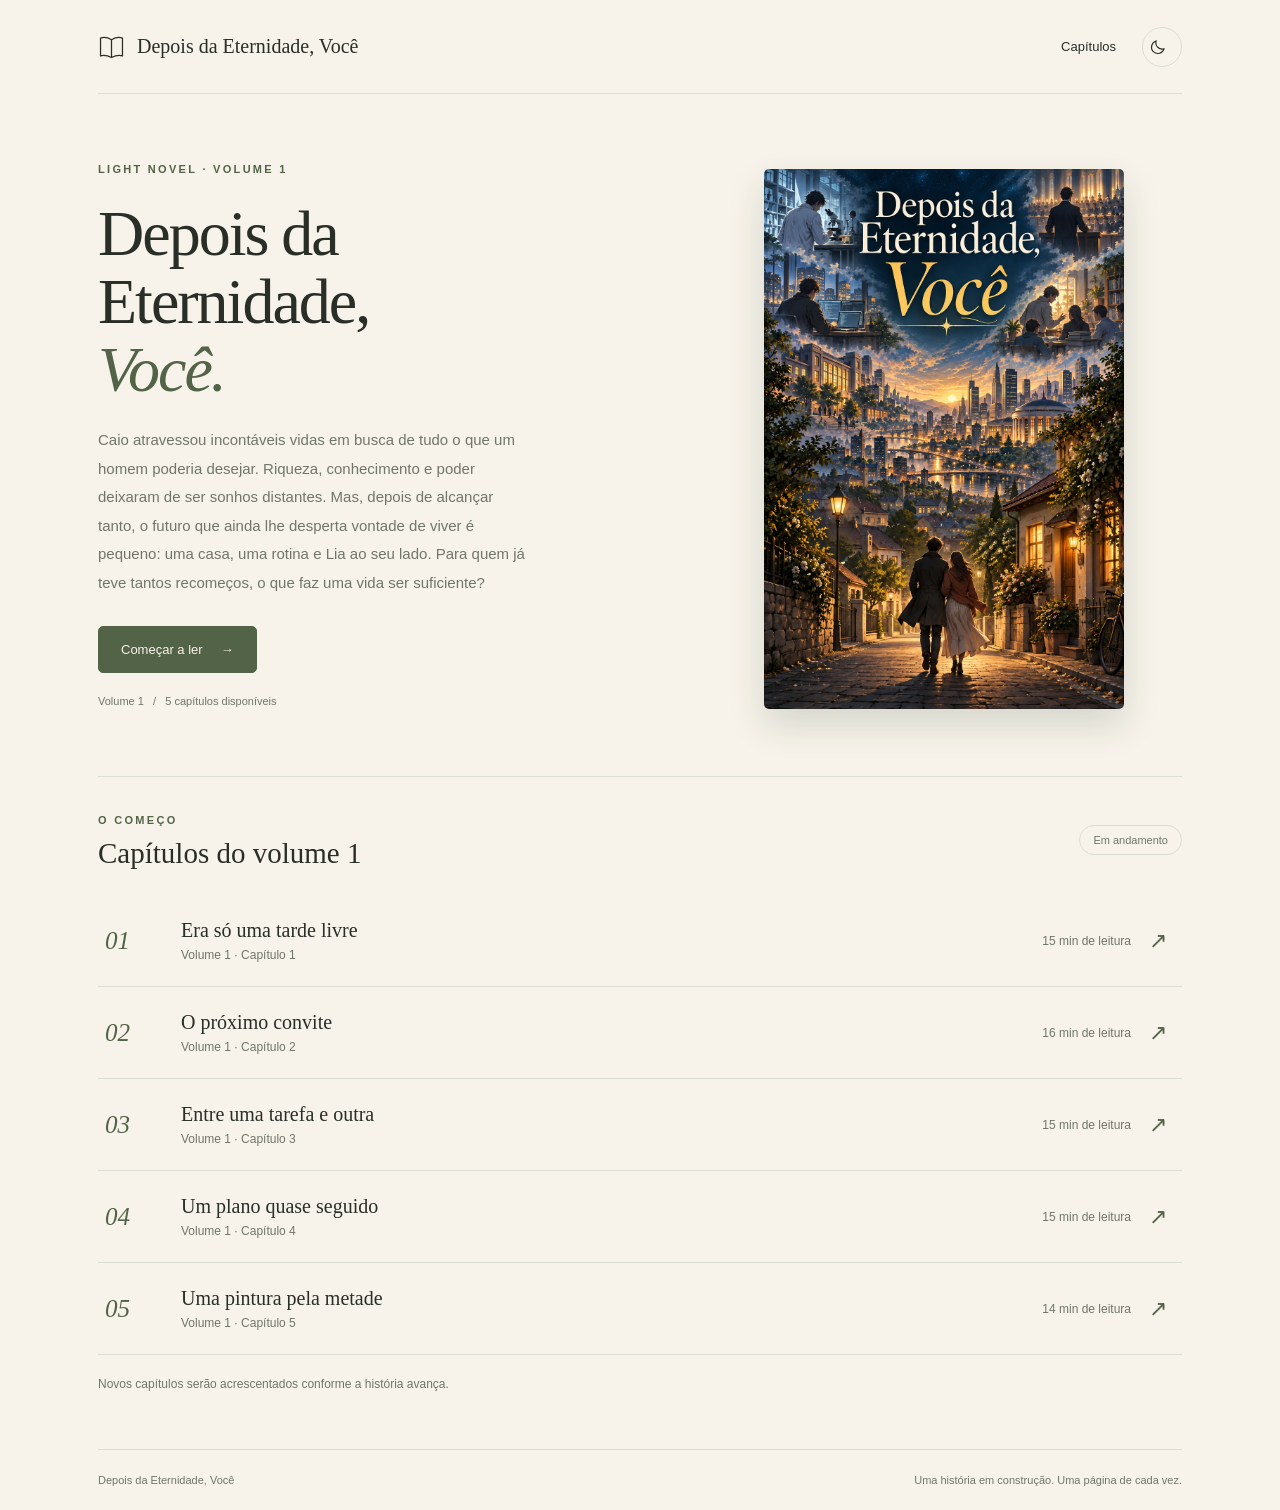
<file: index.html>
<!doctype html>
<html lang="pt-BR"><head><meta charset="utf-8"><meta name="viewport" content="width=device-width, initial-scale=1">
<title>Depois da Eternidade, Você</title><meta name="description" content="Caio atravessou incontáveis vidas em busca de tudo o que um homem poderia desejar. Riqueza, conhecimento e poder deixaram de ser sonhos distantes. Mas, depois de alcançar tanto, o futuro que ainda lhe desperta vontade de viver é pequeno: uma casa, uma rotina e Lia ao seu lado. Para quem já teve tantos recomeços, o que faz uma vida ser suficiente?">
<link rel="icon" href="data:image/svg+xml,%3Csvg xmlns=%22http://www.w3.org/2000/svg%22 viewBox=%220 0 32 32%22%3E%3Crect width=%2232%22 height=%2232%22 rx=%227%22 fill=%22%23536447%22/%3E%3Cpath d=%22M16 9c-4-2-7-2-10-1v16c4-1 7 0 10 1 3-1 6-2 10-1V8c-3-1-6-1-10 1v16%22 fill=%22none%22 stroke=%22%23f7f3ea%22 stroke-width=%221.5%22/%3E%3C/svg%3E" type="image/svg+xml"><link rel="stylesheet" href="styles.css"><script src="app.js" defer></script></head>
<body data-chapter-count="5"><a class="skip" href="#conteudo">Pular para o conteúdo</a><div class="shell"><header class="topbar"><a class="brand" href="index.html" aria-label="Depois da Eternidade, Você, início"><svg viewBox="0 0 32 32" fill="none" aria-hidden="true"><path d="M16 8C11 5 6 5 3 6v21c5-1 9 0 13 2 4-2 8-3 13-2V6c-3-1-8-1-13 2Zm0 0v21" stroke="currentColor" stroke-width="1.5"/></svg><span class="brand-title">Depois da Eternidade, Você</span></a><nav class="toplinks" aria-label="Navegação principal"><a href="#capitulos">Capítulos</a><button class="theme-toggle js-only" type="button" aria-label="Ativar tema escuro" aria-pressed="false"><svg viewBox="0 0 24 24" fill="none" aria-hidden="true"><path d="M20 14.5A8.5 8.5 0 0 1 9.5 4 8.5 8.5 0 1 0 20 14.5Z" stroke="currentColor" stroke-width="1.5"/></svg></button></nav></header>
<main id="conteudo"><section class="hero"><div><span class="eyebrow">Light novel · Volume 1</span><h1>Depois da<br>Eternidade,<br><em>Você.</em></h1><p class="intro">Caio atravessou incontáveis vidas em busca de tudo o que um homem poderia desejar. Riqueza, conhecimento e poder deixaram de ser sonhos distantes. Mas, depois de alcançar tanto, o futuro que ainda lhe desperta vontade de viver é pequeno: uma casa, uma rotina e Lia ao seu lado. Para quem já teve tantos recomeços, o que faz uma vida ser suficiente?</p><div class="actions"><a class="button primary" href="capitulo-1.html">Começar a ler <span aria-hidden="true">→</span></a><a class="button js-only" data-continue hidden href="capitulo-1.html">Continuar leitura →</a></div><p class="hero-note">Volume 1 &nbsp; / &nbsp; 5 capítulos disponíveis</p></div><figure class="official-cover"><img src="assets/capa-oficial.png" width="1024" height="1536" alt="Capa de Depois da Eternidade, Você: as várias vidas de Caio acima de uma cidade iluminada, com Caio e Lia caminhando juntos em primeiro plano." fetchpriority="high" decoding="async"></figure></section>
<section class="catalog" id="capitulos" aria-labelledby="catalog-title"><div class="section-heading"><div><span class="eyebrow">O começo</span><h2 id="catalog-title">Capítulos do volume 1</h2></div><span class="pill">Em andamento</span></div><a class="chapter-row" href="capitulo-1.html"><span class="chapter-number">01</span><div><h3>Era só uma tarde livre</h3><p>Volume 1 · Capítulo 1</p></div><span class="chapter-time">15 min de leitura</span><span class="row-arrow" aria-hidden="true">↗</span></a><a class="chapter-row" href="capitulo-2.html"><span class="chapter-number">02</span><div><h3>O próximo convite</h3><p>Volume 1 · Capítulo 2</p></div><span class="chapter-time">16 min de leitura</span><span class="row-arrow" aria-hidden="true">↗</span></a><a class="chapter-row" href="capitulo-3.html"><span class="chapter-number">03</span><div><h3>Entre uma tarefa e outra</h3><p>Volume 1 · Capítulo 3</p></div><span class="chapter-time">15 min de leitura</span><span class="row-arrow" aria-hidden="true">↗</span></a><a class="chapter-row" href="capitulo-4.html"><span class="chapter-number">04</span><div><h3>Um plano quase seguido</h3><p>Volume 1 · Capítulo 4</p></div><span class="chapter-time">15 min de leitura</span><span class="row-arrow" aria-hidden="true">↗</span></a><a class="chapter-row" href="capitulo-5.html"><span class="chapter-number">05</span><div><h3>Uma pintura pela metade</h3><p>Volume 1 · Capítulo 5</p></div><span class="chapter-time">14 min de leitura</span><span class="row-arrow" aria-hidden="true">↗</span></a><p class="empty-note">Novos capítulos serão acrescentados conforme a história avança.</p></section></main><footer class="footer"><span>Depois da Eternidade, Você</span><span>Uma história em construção. Uma página de cada vez.</span></footer></div></body></html>
</file>
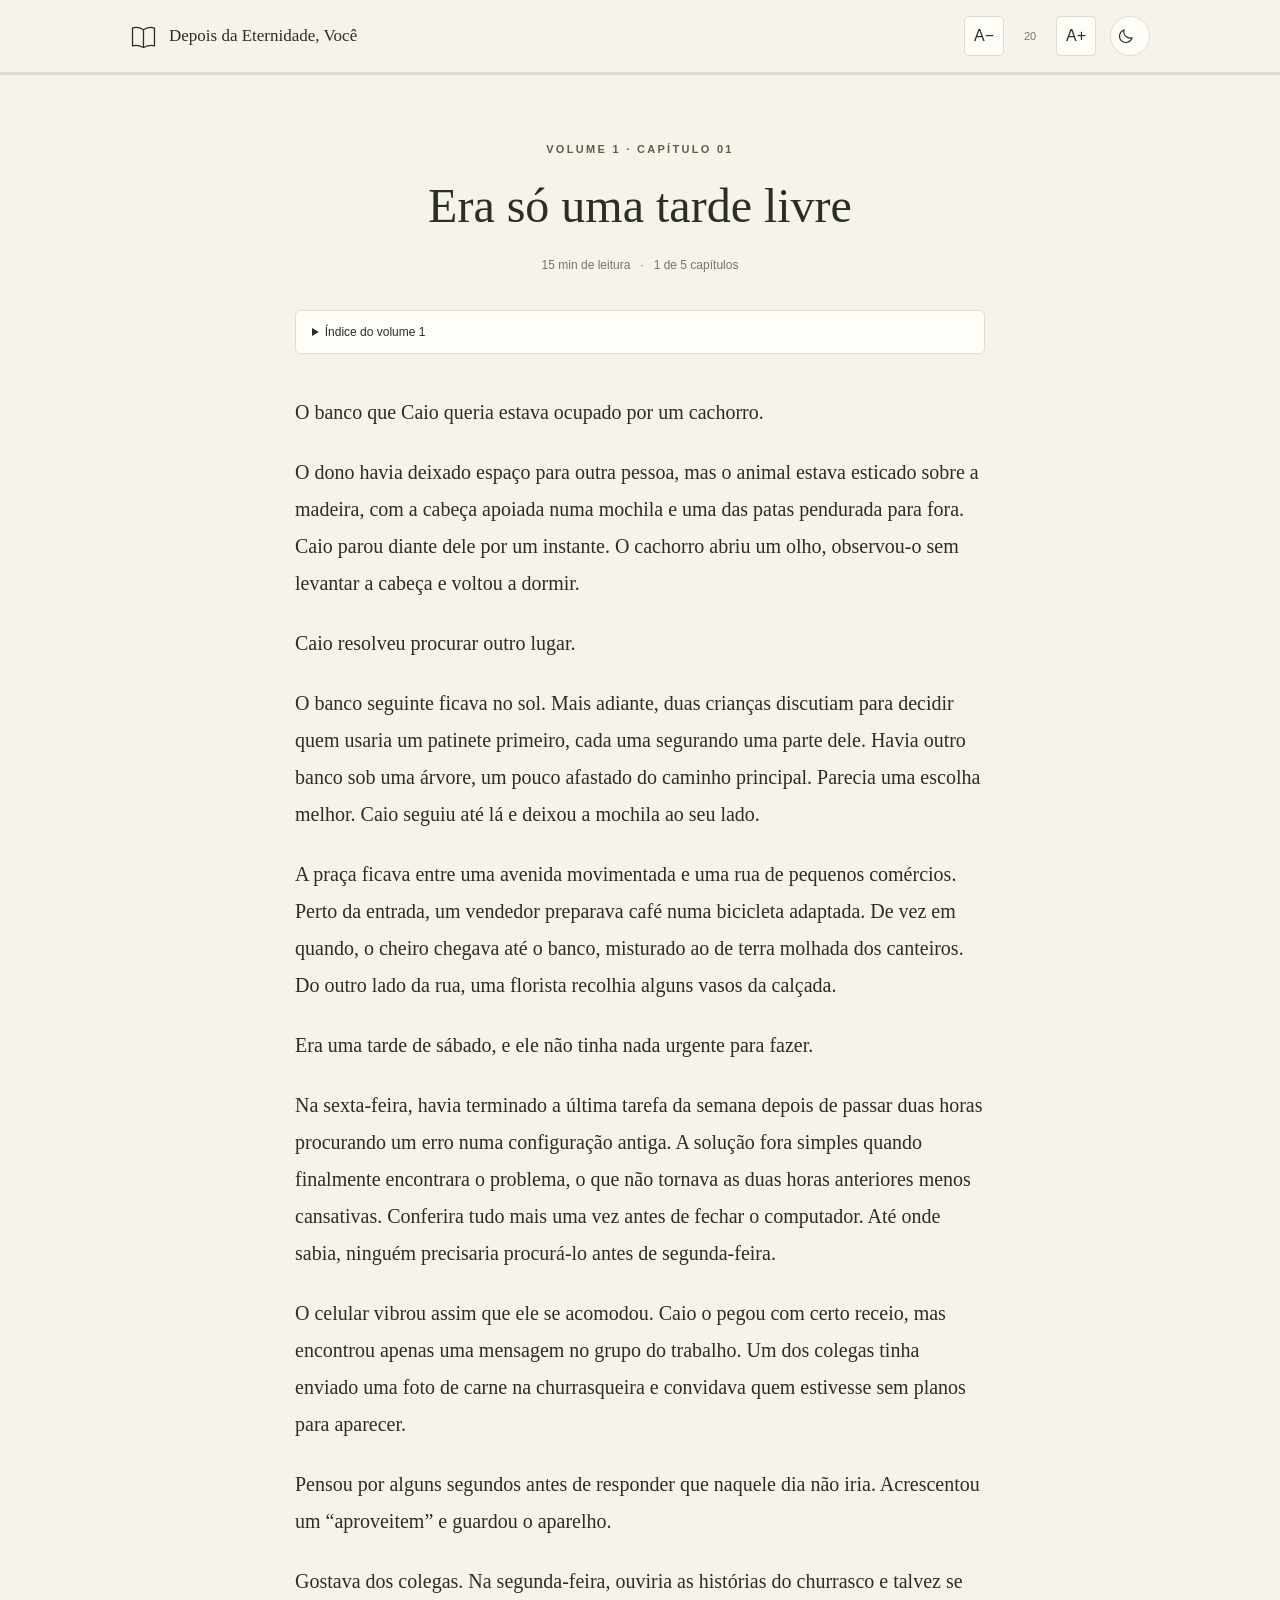
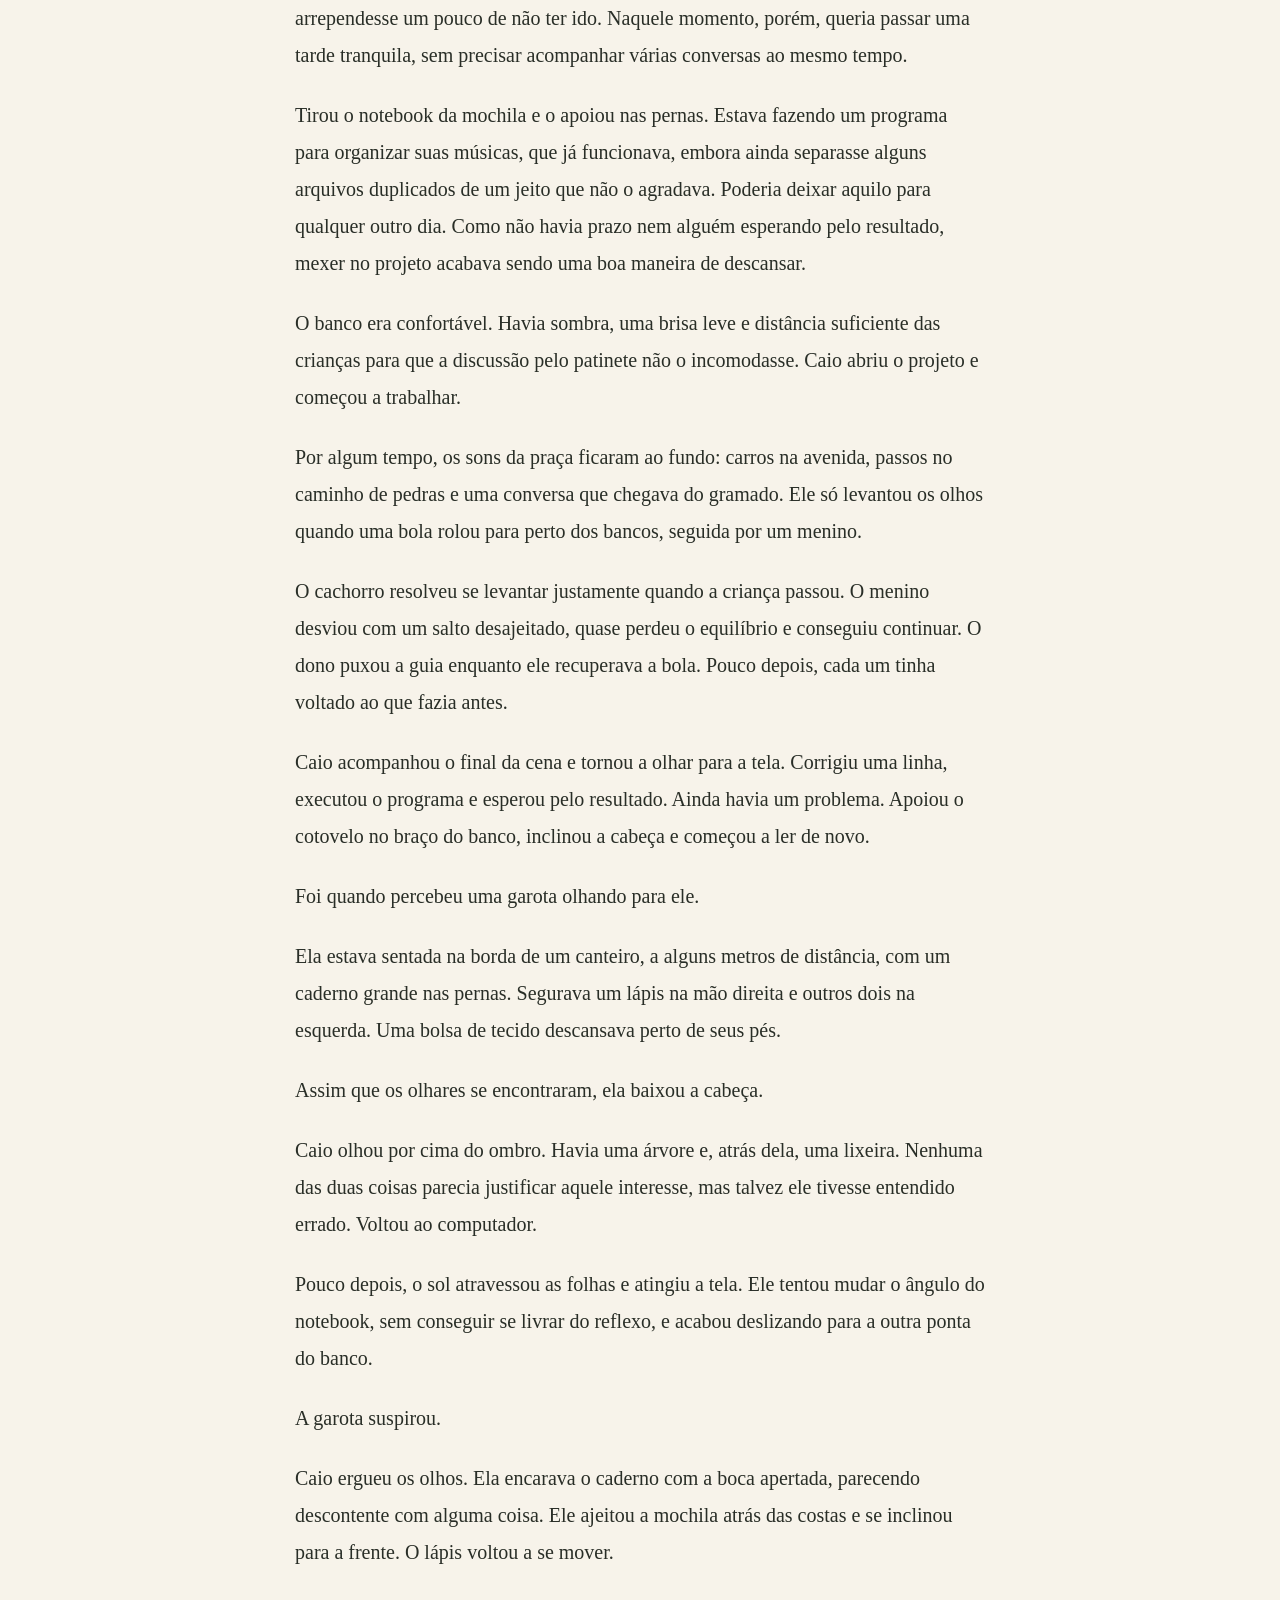
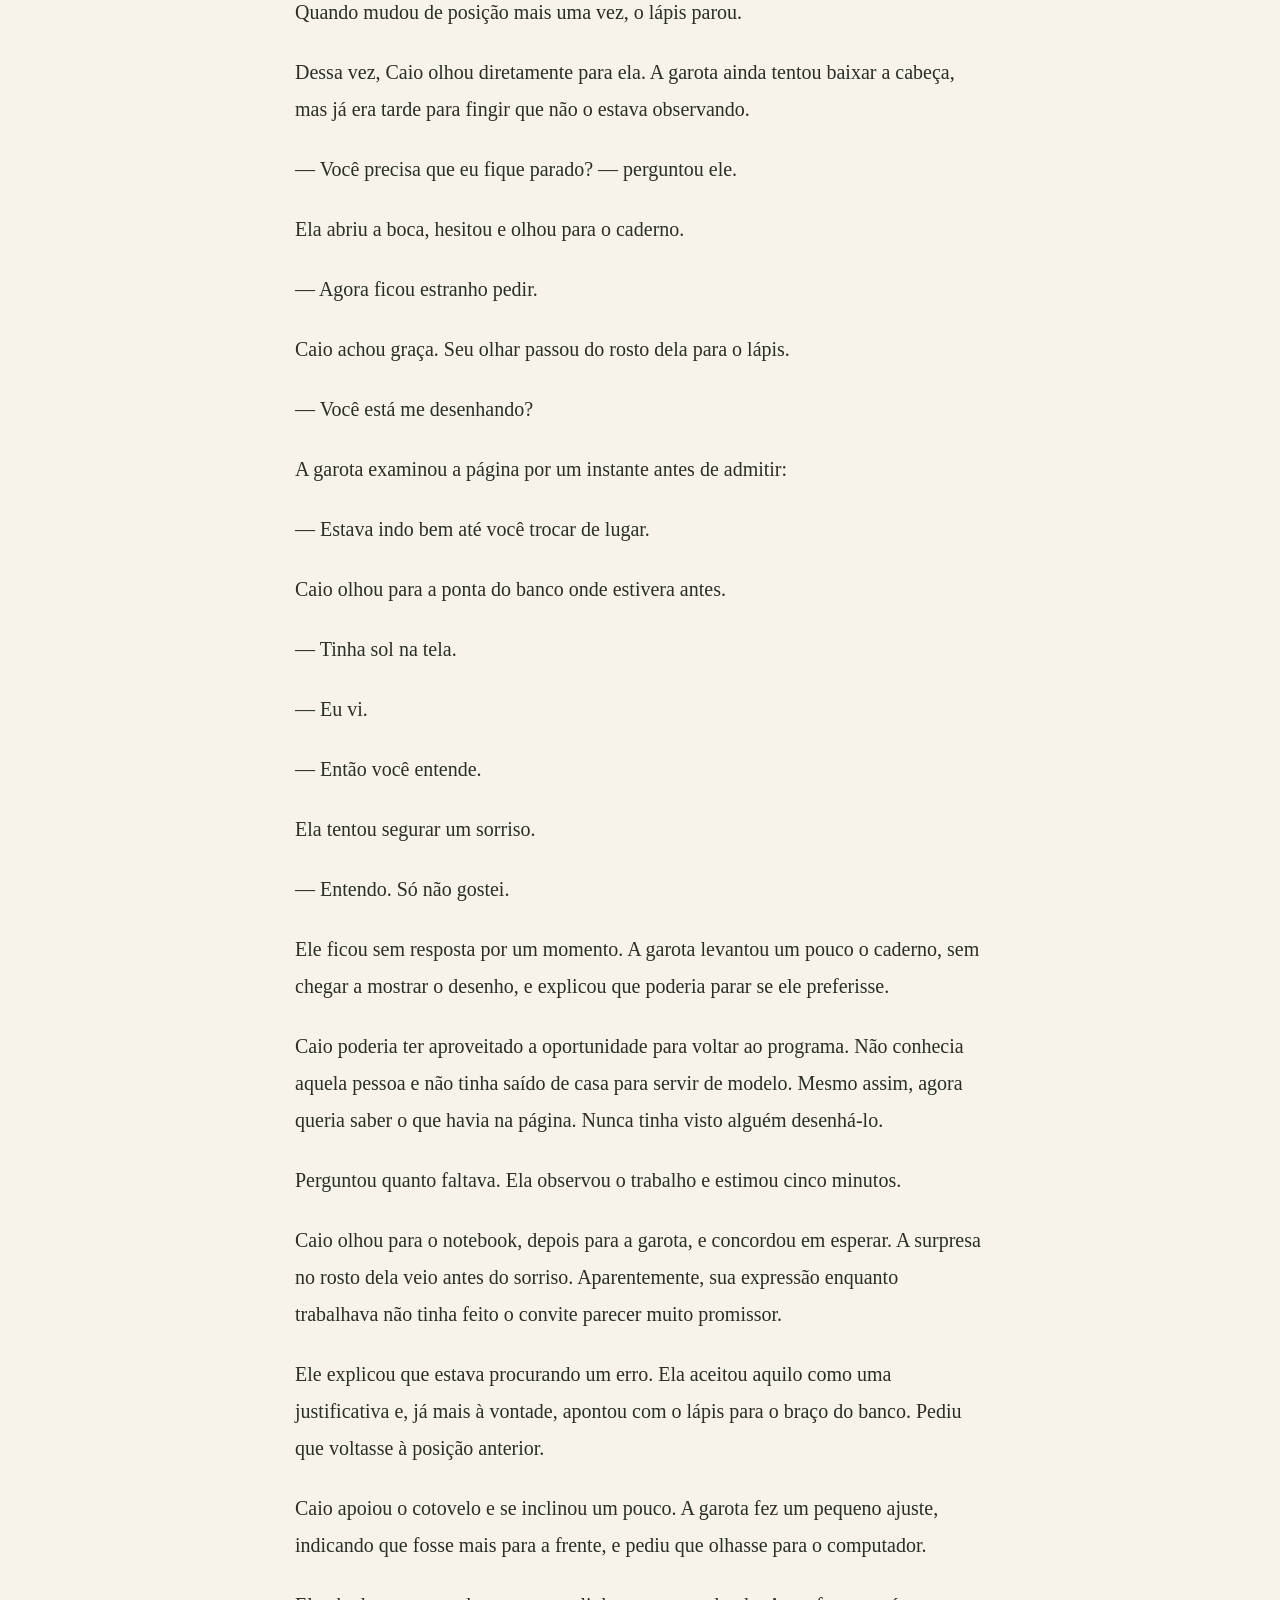
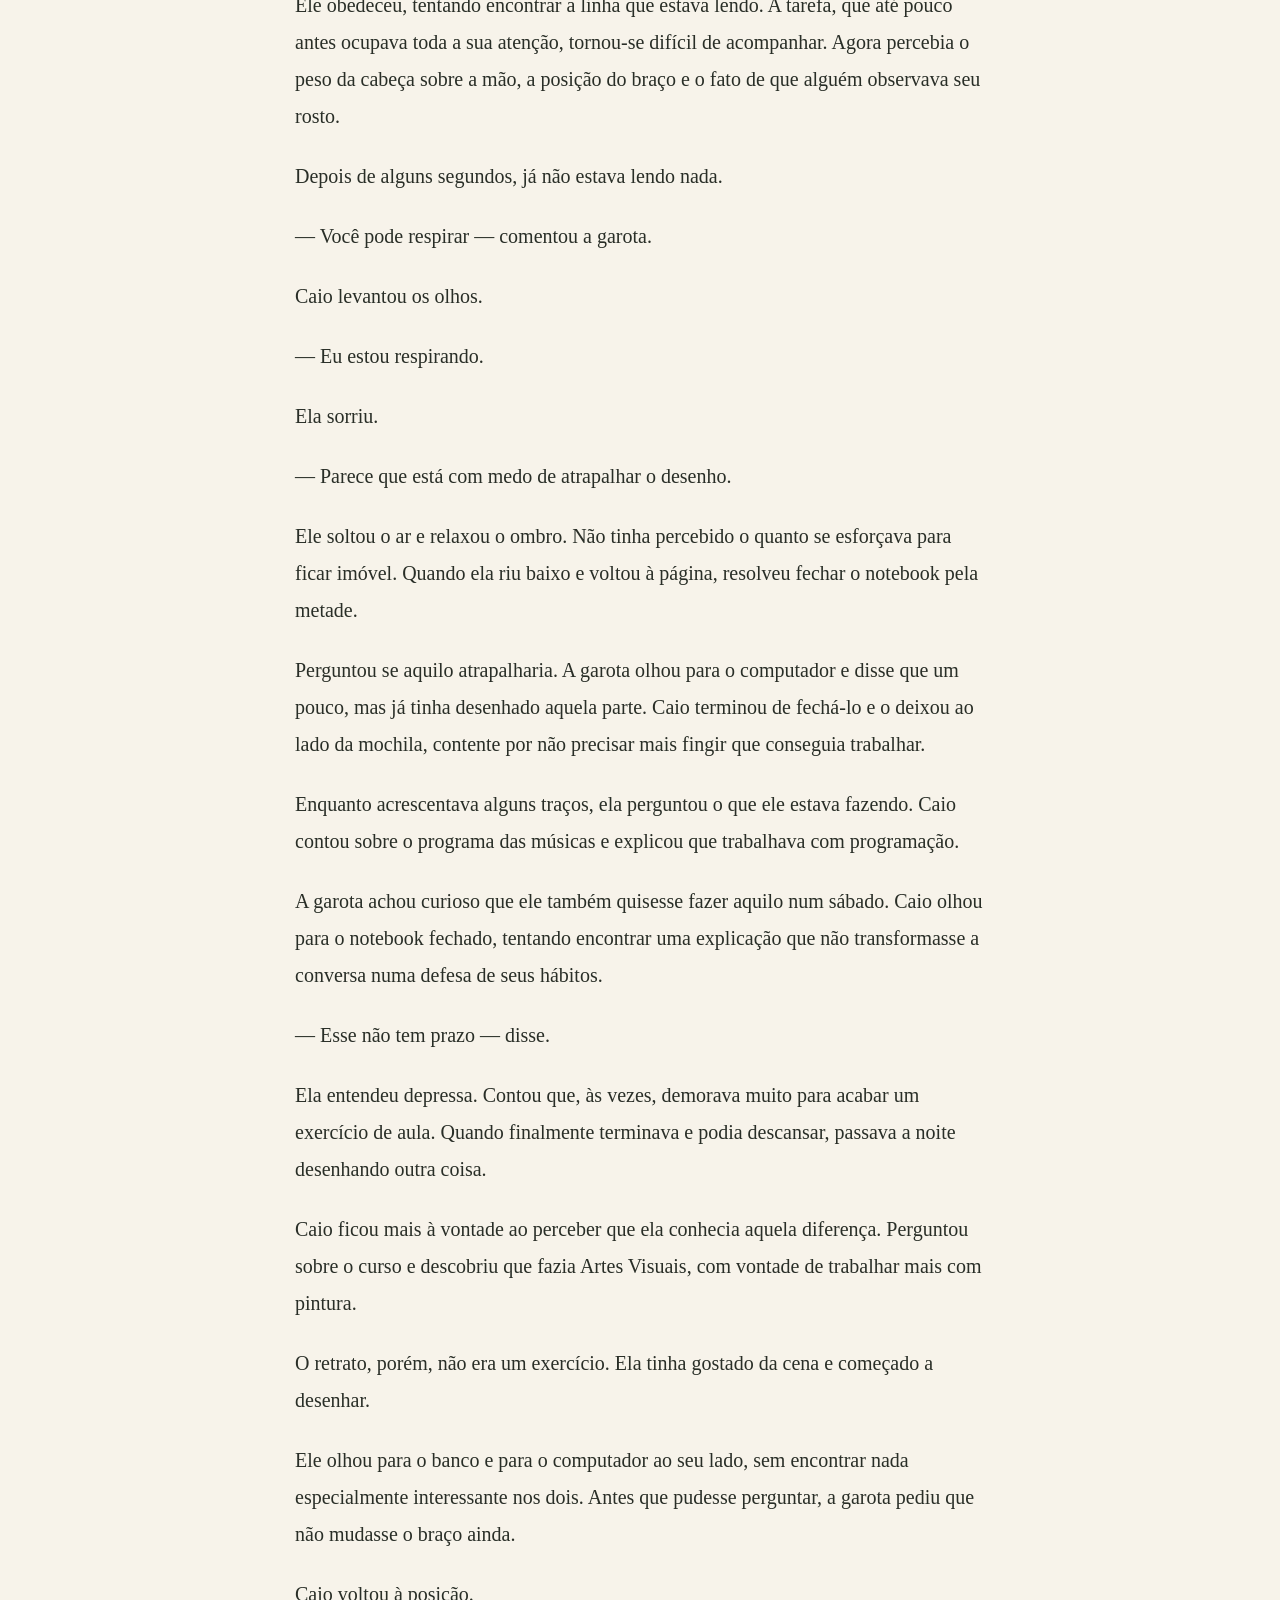
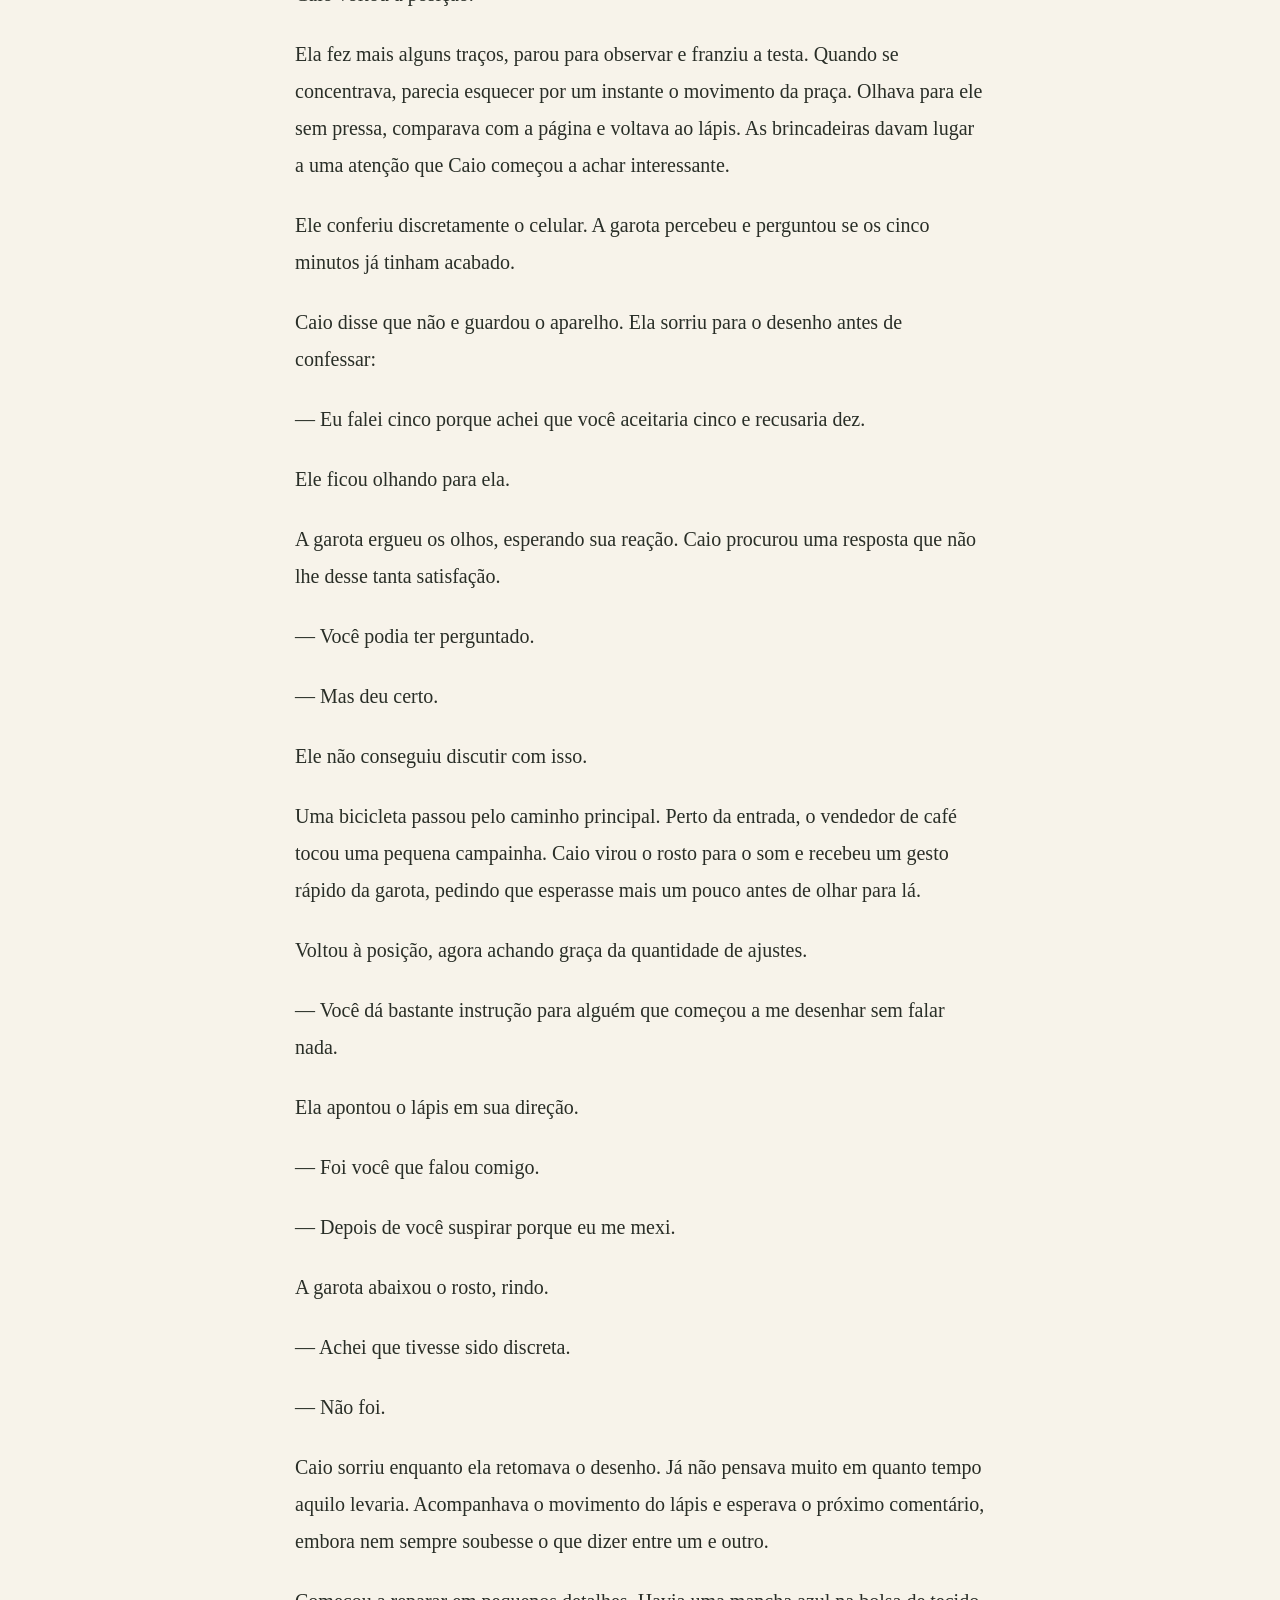
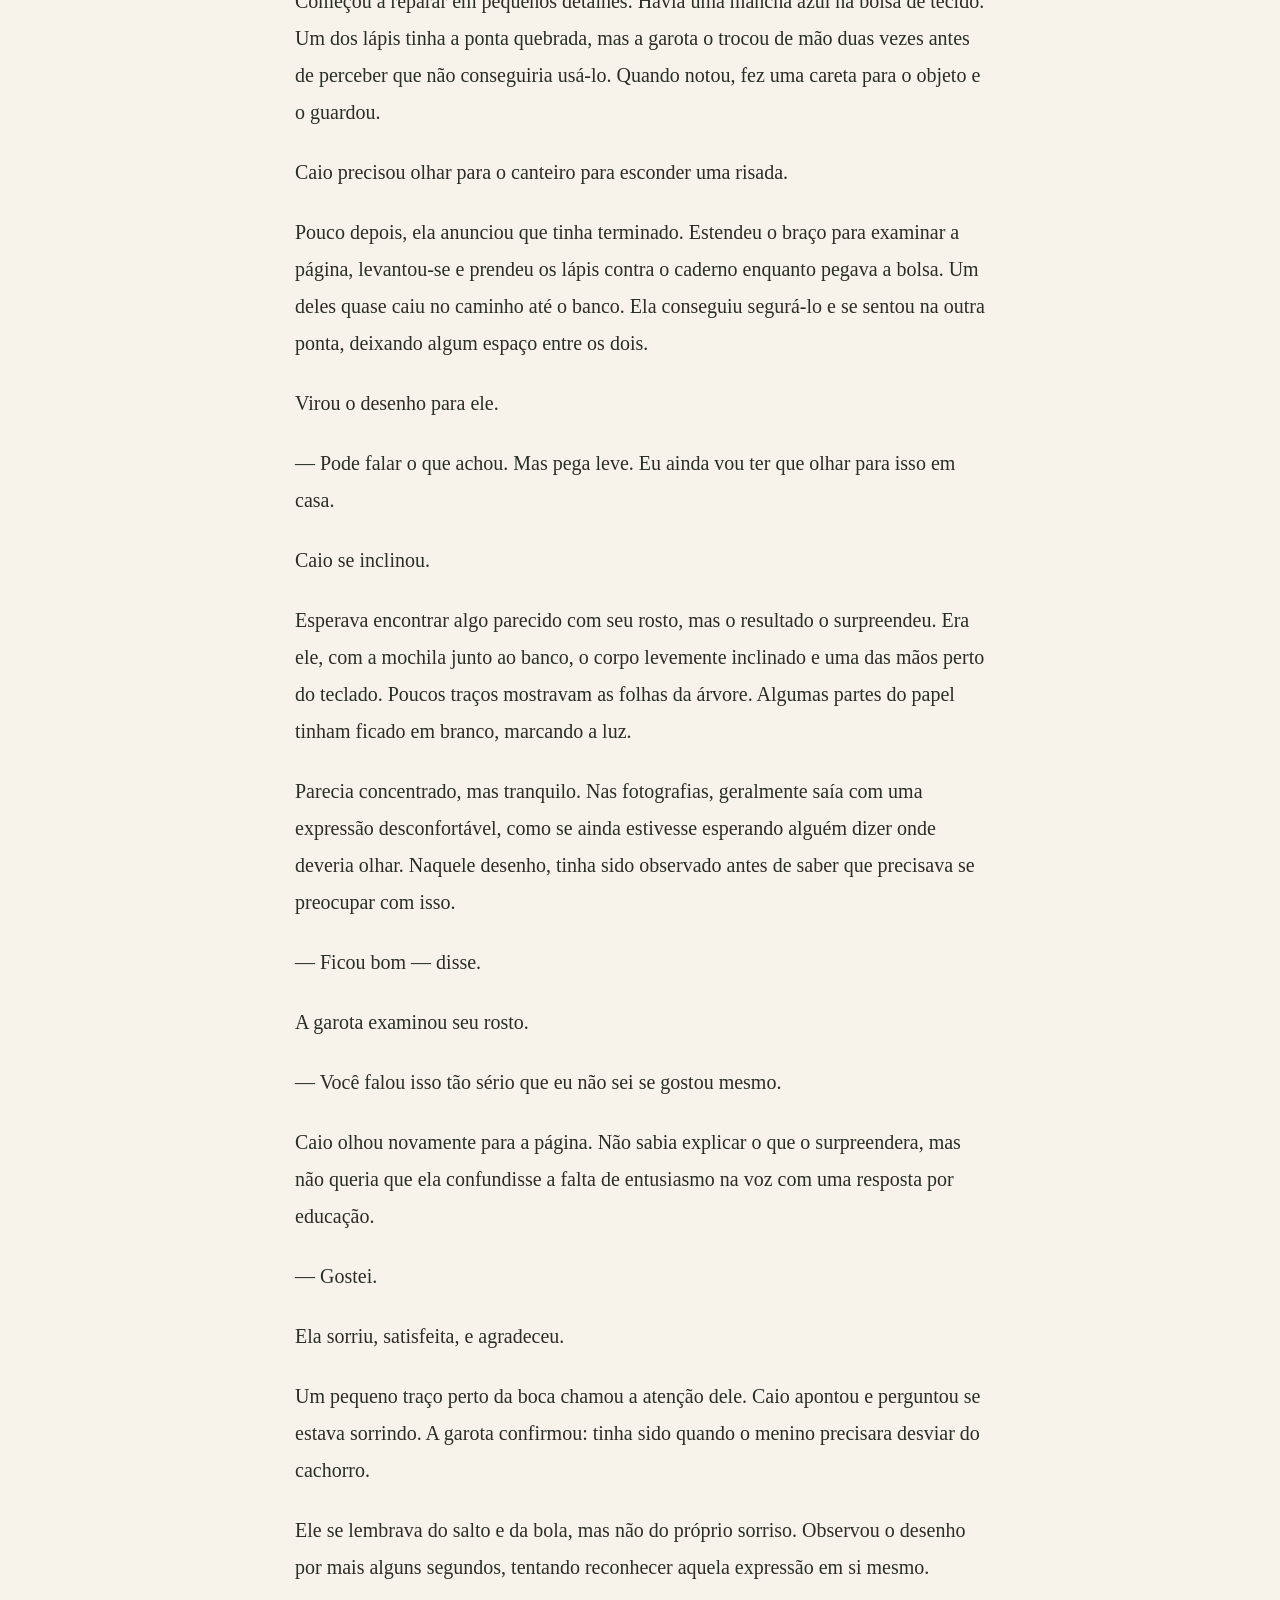
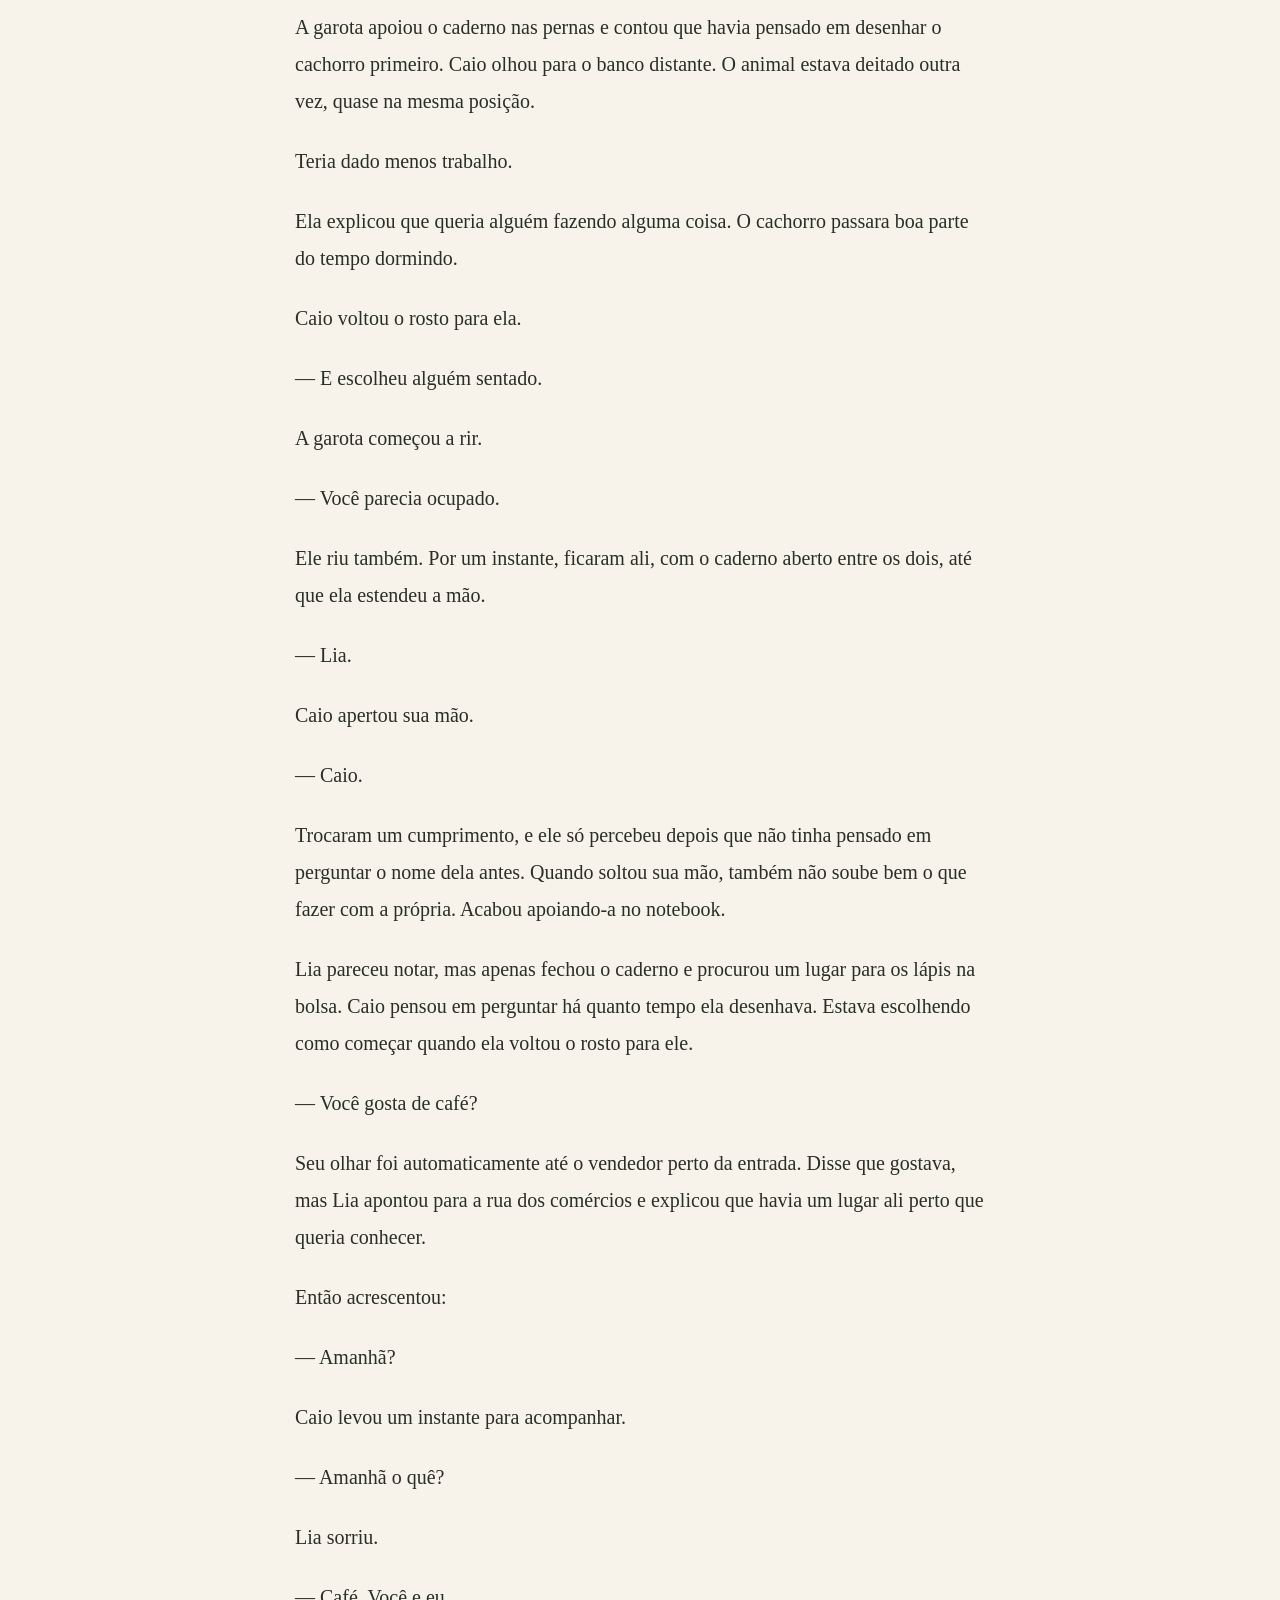
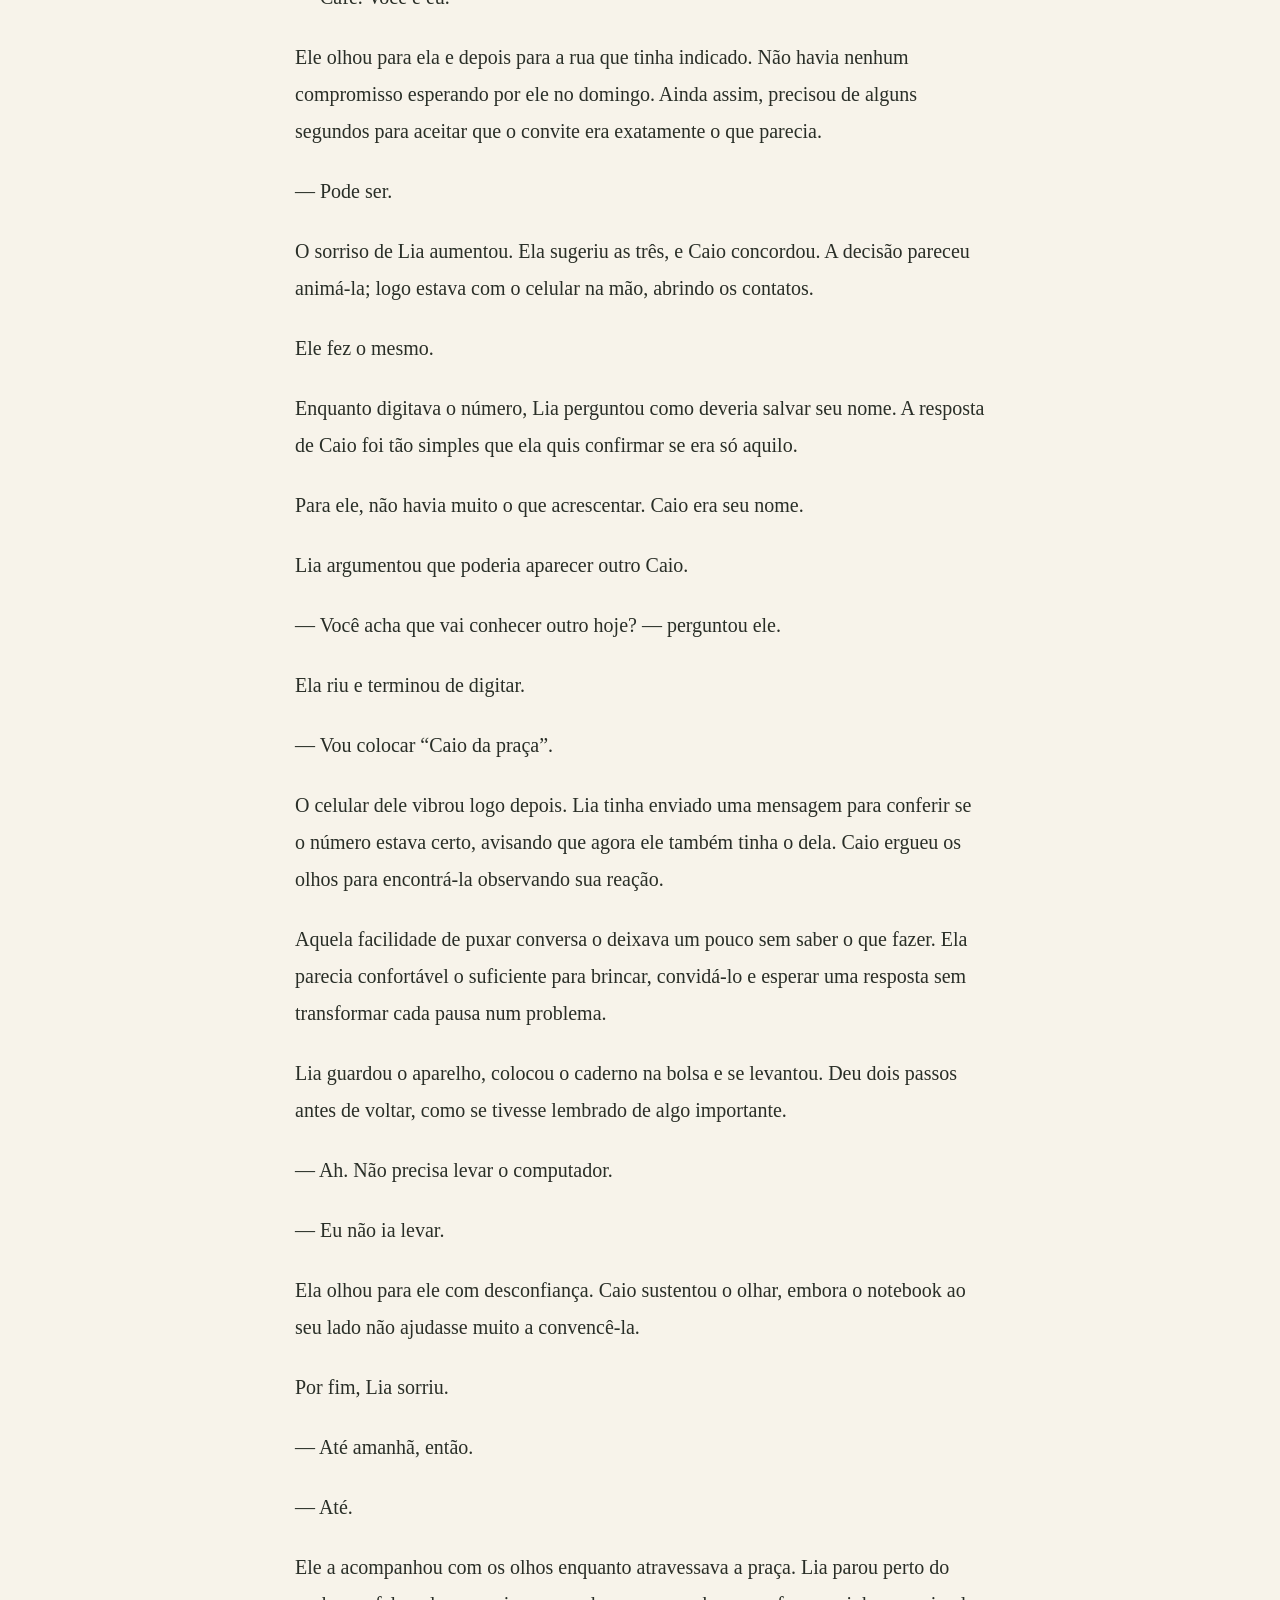
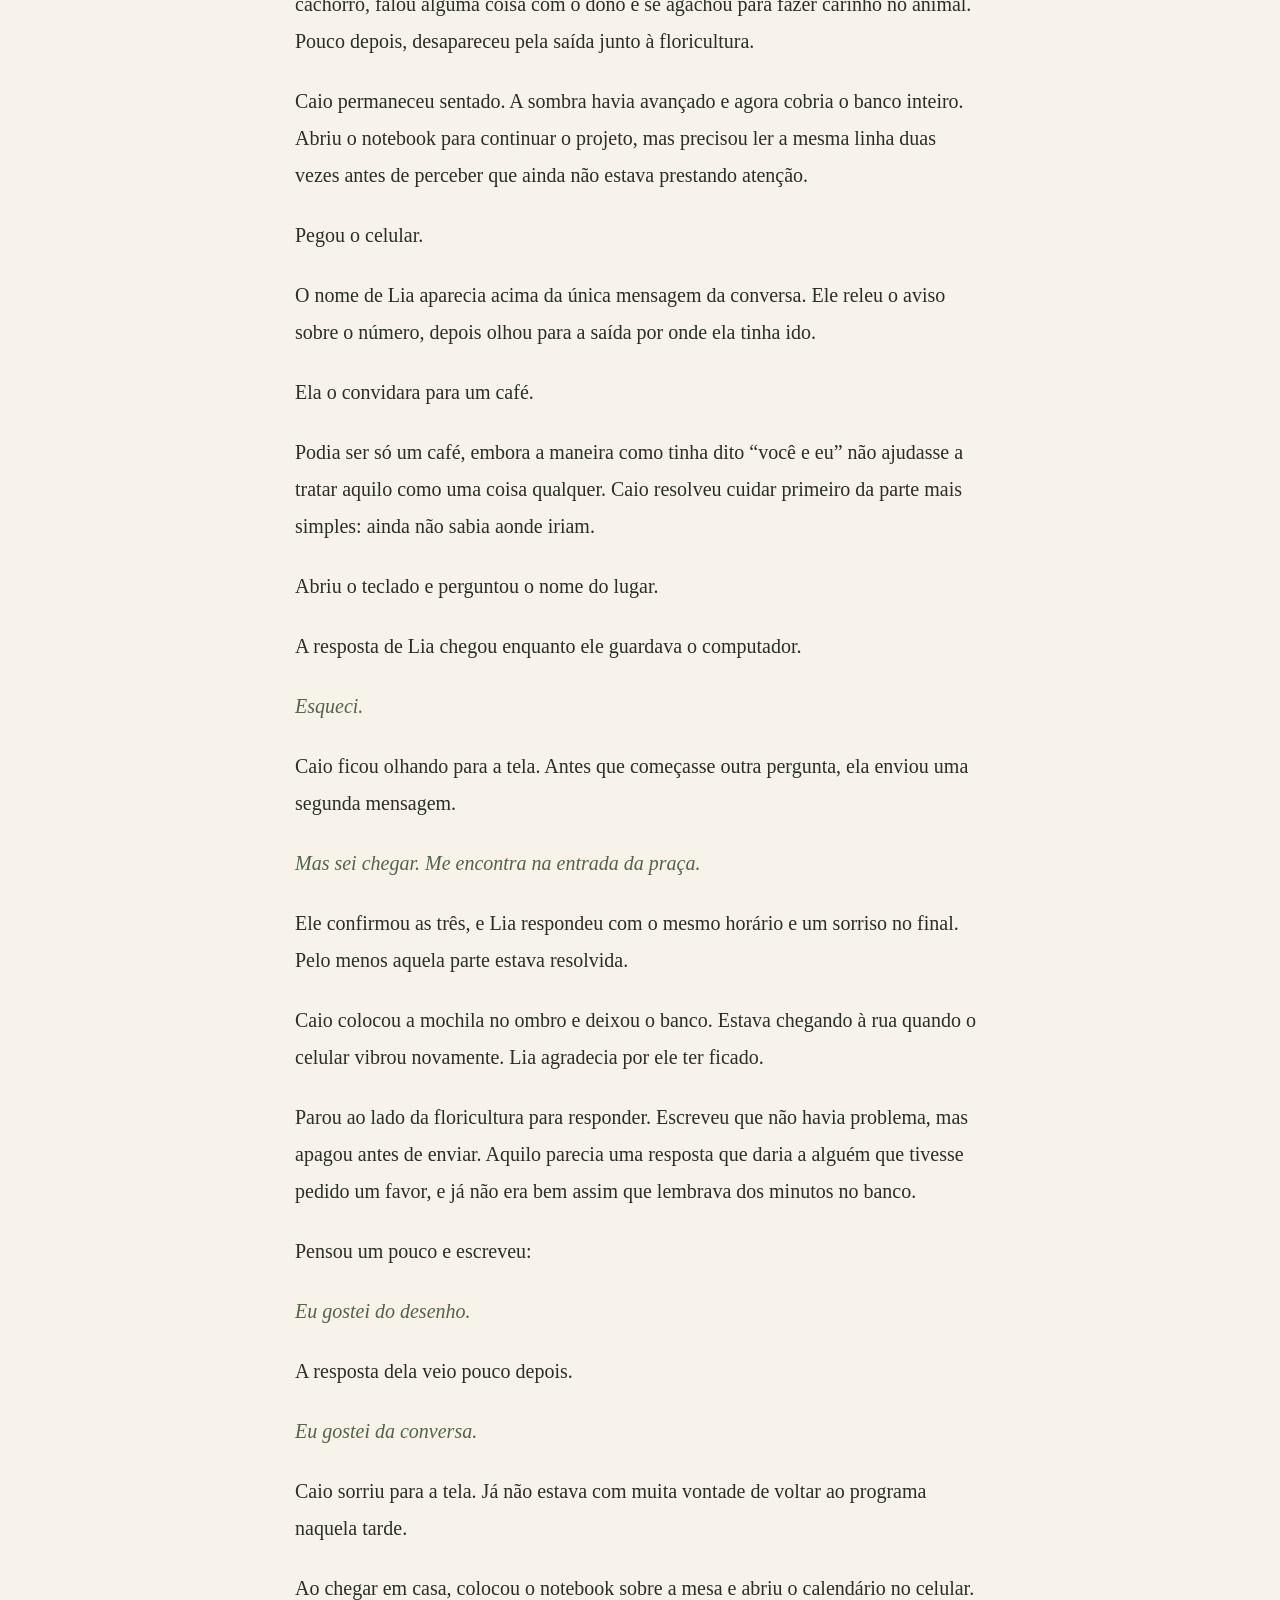
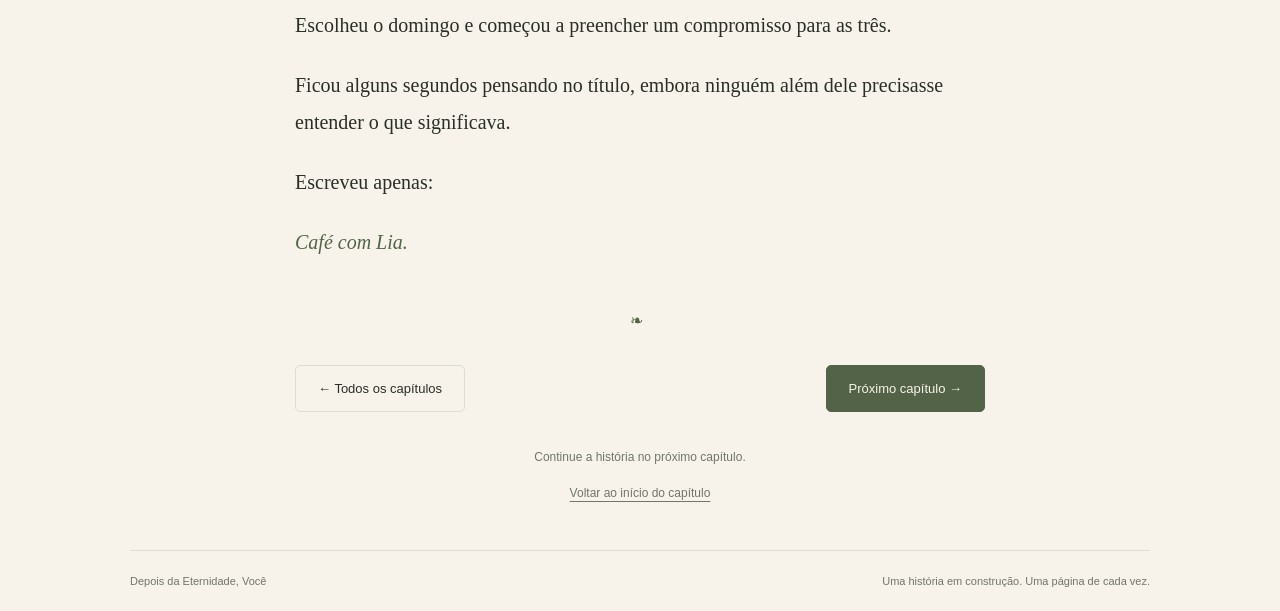
<file: capitulo-1.html>
<!doctype html>
<html lang="pt-BR"><head><meta charset="utf-8"><meta name="viewport" content="width=device-width, initial-scale=1">
<title>Era só uma tarde livre · Depois da Eternidade, Você</title><meta name="description" content="Era só uma tarde livre — Depois da Eternidade, Você">
<link rel="icon" href="data:image/svg+xml,%3Csvg xmlns=%22http://www.w3.org/2000/svg%22 viewBox=%220 0 32 32%22%3E%3Crect width=%2232%22 height=%2232%22 rx=%227%22 fill=%22%23536447%22/%3E%3Cpath d=%22M16 9c-4-2-7-2-10-1v16c4-1 7 0 10 1 3-1 6-2 10-1V8c-3-1-6-1-10 1v16%22 fill=%22none%22 stroke=%22%23f7f3ea%22 stroke-width=%221.5%22/%3E%3C/svg%3E" type="image/svg+xml"><link rel="stylesheet" href="styles.css"><script src="app.js" defer></script></head>
<body data-chapter-count="5" data-chapter="1"><a class="skip" href="#conteudo">Pular para o conteúdo</a><header class="reader-bar" id="inicio"><div class="reader-shell"><div class="topbar"><a class="brand" href="index.html" aria-label="Depois da Eternidade, Você, início"><svg viewBox="0 0 32 32" fill="none" aria-hidden="true"><path d="M16 8C11 5 6 5 3 6v21c5-1 9 0 13 2 4-2 8-3 13-2V6c-3-1-8-1-13 2Zm0 0v21" stroke="currentColor" stroke-width="1.5"/></svg><span class="brand-title">Depois da Eternidade, Você</span></a><div class="reader-controls js-only" role="group" aria-label="Preferências de leitura"><button type="button" data-font="decrease" aria-label="Diminuir tamanho do texto">A−</button><span class="font-size" aria-label="Tamanho do texto em pixels">20</span><button type="button" data-font="increase" aria-label="Aumentar tamanho do texto">A+</button><button class="theme-toggle js-only" type="button" aria-label="Ativar tema escuro" aria-pressed="false"><svg viewBox="0 0 24 24" fill="none" aria-hidden="true"><path d="M20 14.5A8.5 8.5 0 0 1 9.5 4 8.5 8.5 0 1 0 20 14.5Z" stroke="currentColor" stroke-width="1.5"/></svg></button></div></div></div><div class="progress-track" aria-hidden="true"><div class="progress-fill"></div></div></header>
<div class="reader-shell"><main id="conteudo"><div class="reader-heading"><span class="eyebrow">Volume 1 · Capítulo 01</span><h1>Era só uma tarde livre</h1><span class="reader-meta">15 min de leitura &nbsp; · &nbsp; 1 de 5 capítulos</span></div><details class="reader-toc"><summary>Índice do volume 1</summary><nav aria-label="Capítulos do volume 1"><a href="capitulo-1.html" aria-current="page">01 · Era só uma tarde livre</a><a href="capitulo-2.html">02 · O próximo convite</a><a href="capitulo-3.html">03 · Entre uma tarefa e outra</a><a href="capitulo-4.html">04 · Um plano quase seguido</a><a href="capitulo-5.html">05 · Uma pintura pela metade</a></nav></details><article class="prose" aria-label="Texto do capítulo"><p id="p-1">O banco que Caio queria estava ocupado por um cachorro.</p>
<p id="p-2">O dono havia deixado espaço para outra pessoa, mas o animal estava esticado sobre a madeira, com a cabeça apoiada numa mochila e uma das patas pendurada para fora. Caio parou diante dele por um instante. O cachorro abriu um olho, observou-o sem levantar a cabeça e voltou a dormir.</p>
<p id="p-3">Caio resolveu procurar outro lugar.</p>
<p id="p-4">O banco seguinte ficava no sol. Mais adiante, duas crianças discutiam para decidir quem usaria um patinete primeiro, cada uma segurando uma parte dele. Havia outro banco sob uma árvore, um pouco afastado do caminho principal. Parecia uma escolha melhor. Caio seguiu até lá e deixou a mochila ao seu lado.</p>
<p id="p-5">A praça ficava entre uma avenida movimentada e uma rua de pequenos comércios. Perto da entrada, um vendedor preparava café numa bicicleta adaptada. De vez em quando, o cheiro chegava até o banco, misturado ao de terra molhada dos canteiros. Do outro lado da rua, uma florista recolhia alguns vasos da calçada.</p>
<p id="p-6">Era uma tarde de sábado, e ele não tinha nada urgente para fazer.</p>
<p id="p-7">Na sexta-feira, havia terminado a última tarefa da semana depois de passar duas horas procurando um erro numa configuração antiga. A solução fora simples quando finalmente encontrara o problema, o que não tornava as duas horas anteriores menos cansativas. Conferira tudo mais uma vez antes de fechar o computador. Até onde sabia, ninguém precisaria procurá-lo antes de segunda-feira.</p>
<p id="p-8">O celular vibrou assim que ele se acomodou. Caio o pegou com certo receio, mas encontrou apenas uma mensagem no grupo do trabalho. Um dos colegas tinha enviado uma foto de carne na churrasqueira e convidava quem estivesse sem planos para aparecer.</p>
<p id="p-9">Pensou por alguns segundos antes de responder que naquele dia não iria. Acrescentou um “aproveitem” e guardou o aparelho.</p>
<p id="p-10">Gostava dos colegas. Na segunda-feira, ouviria as histórias do churrasco e talvez se arrependesse um pouco de não ter ido. Naquele momento, porém, queria passar uma tarde tranquila, sem precisar acompanhar várias conversas ao mesmo tempo.</p>
<p id="p-11">Tirou o notebook da mochila e o apoiou nas pernas. Estava fazendo um programa para organizar suas músicas, que já funcionava, embora ainda separasse alguns arquivos duplicados de um jeito que não o agradava. Poderia deixar aquilo para qualquer outro dia. Como não havia prazo nem alguém esperando pelo resultado, mexer no projeto acabava sendo uma boa maneira de descansar.</p>
<p id="p-12">O banco era confortável. Havia sombra, uma brisa leve e distância suficiente das crianças para que a discussão pelo patinete não o incomodasse. Caio abriu o projeto e começou a trabalhar.</p>
<p id="p-13">Por algum tempo, os sons da praça ficaram ao fundo: carros na avenida, passos no caminho de pedras e uma conversa que chegava do gramado. Ele só levantou os olhos quando uma bola rolou para perto dos bancos, seguida por um menino.</p>
<p id="p-14">O cachorro resolveu se levantar justamente quando a criança passou. O menino desviou com um salto desajeitado, quase perdeu o equilíbrio e conseguiu continuar. O dono puxou a guia enquanto ele recuperava a bola. Pouco depois, cada um tinha voltado ao que fazia antes.</p>
<p id="p-15">Caio acompanhou o final da cena e tornou a olhar para a tela. Corrigiu uma linha, executou o programa e esperou pelo resultado. Ainda havia um problema. Apoiou o cotovelo no braço do banco, inclinou a cabeça e começou a ler de novo.</p>
<p id="p-16">Foi quando percebeu uma garota olhando para ele.</p>
<p id="p-17">Ela estava sentada na borda de um canteiro, a alguns metros de distância, com um caderno grande nas pernas. Segurava um lápis na mão direita e outros dois na esquerda. Uma bolsa de tecido descansava perto de seus pés.</p>
<p id="p-18">Assim que os olhares se encontraram, ela baixou a cabeça.</p>
<p id="p-19">Caio olhou por cima do ombro. Havia uma árvore e, atrás dela, uma lixeira. Nenhuma das duas coisas parecia justificar aquele interesse, mas talvez ele tivesse entendido errado. Voltou ao computador.</p>
<p id="p-20">Pouco depois, o sol atravessou as folhas e atingiu a tela. Ele tentou mudar o ângulo do notebook, sem conseguir se livrar do reflexo, e acabou deslizando para a outra ponta do banco.</p>
<p id="p-21">A garota suspirou.</p>
<p id="p-22">Caio ergueu os olhos. Ela encarava o caderno com a boca apertada, parecendo descontente com alguma coisa. Ele ajeitou a mochila atrás das costas e se inclinou para a frente. O lápis voltou a se mover.</p>
<p id="p-23">Quando mudou de posição mais uma vez, o lápis parou.</p>
<p id="p-24">Dessa vez, Caio olhou diretamente para ela. A garota ainda tentou baixar a cabeça, mas já era tarde para fingir que não o estava observando.</p>
<p id="p-25">— Você precisa que eu fique parado? — perguntou ele.</p>
<p id="p-26">Ela abriu a boca, hesitou e olhou para o caderno.</p>
<p id="p-27">— Agora ficou estranho pedir.</p>
<p id="p-28">Caio achou graça. Seu olhar passou do rosto dela para o lápis.</p>
<p id="p-29">— Você está me desenhando?</p>
<p id="p-30">A garota examinou a página por um instante antes de admitir:</p>
<p id="p-31">— Estava indo bem até você trocar de lugar.</p>
<p id="p-32">Caio olhou para a ponta do banco onde estivera antes.</p>
<p id="p-33">— Tinha sol na tela.</p>
<p id="p-34">— Eu vi.</p>
<p id="p-35">— Então você entende.</p>
<p id="p-36">Ela tentou segurar um sorriso.</p>
<p id="p-37">— Entendo. Só não gostei.</p>
<p id="p-38">Ele ficou sem resposta por um momento. A garota levantou um pouco o caderno, sem chegar a mostrar o desenho, e explicou que poderia parar se ele preferisse.</p>
<p id="p-39">Caio poderia ter aproveitado a oportunidade para voltar ao programa. Não conhecia aquela pessoa e não tinha saído de casa para servir de modelo. Mesmo assim, agora queria saber o que havia na página. Nunca tinha visto alguém desenhá-lo.</p>
<p id="p-40">Perguntou quanto faltava. Ela observou o trabalho e estimou cinco minutos.</p>
<p id="p-41">Caio olhou para o notebook, depois para a garota, e concordou em esperar. A surpresa no rosto dela veio antes do sorriso. Aparentemente, sua expressão enquanto trabalhava não tinha feito o convite parecer muito promissor.</p>
<p id="p-42">Ele explicou que estava procurando um erro. Ela aceitou aquilo como uma justificativa e, já mais à vontade, apontou com o lápis para o braço do banco. Pediu que voltasse à posição anterior.</p>
<p id="p-43">Caio apoiou o cotovelo e se inclinou um pouco. A garota fez um pequeno ajuste, indicando que fosse mais para a frente, e pediu que olhasse para o computador.</p>
<p id="p-44">Ele obedeceu, tentando encontrar a linha que estava lendo. A tarefa, que até pouco antes ocupava toda a sua atenção, tornou-se difícil de acompanhar. Agora percebia o peso da cabeça sobre a mão, a posição do braço e o fato de que alguém observava seu rosto.</p>
<p id="p-45">Depois de alguns segundos, já não estava lendo nada.</p>
<p id="p-46">— Você pode respirar — comentou a garota.</p>
<p id="p-47">Caio levantou os olhos.</p>
<p id="p-48">— Eu estou respirando.</p>
<p id="p-49">Ela sorriu.</p>
<p id="p-50">— Parece que está com medo de atrapalhar o desenho.</p>
<p id="p-51">Ele soltou o ar e relaxou o ombro. Não tinha percebido o quanto se esforçava para ficar imóvel. Quando ela riu baixo e voltou à página, resolveu fechar o notebook pela metade.</p>
<p id="p-52">Perguntou se aquilo atrapalharia. A garota olhou para o computador e disse que um pouco, mas já tinha desenhado aquela parte. Caio terminou de fechá-lo e o deixou ao lado da mochila, contente por não precisar mais fingir que conseguia trabalhar.</p>
<p id="p-53">Enquanto acrescentava alguns traços, ela perguntou o que ele estava fazendo. Caio contou sobre o programa das músicas e explicou que trabalhava com programação.</p>
<p id="p-54">A garota achou curioso que ele também quisesse fazer aquilo num sábado. Caio olhou para o notebook fechado, tentando encontrar uma explicação que não transformasse a conversa numa defesa de seus hábitos.</p>
<p id="p-55">— Esse não tem prazo — disse.</p>
<p id="p-56">Ela entendeu depressa. Contou que, às vezes, demorava muito para acabar um exercício de aula. Quando finalmente terminava e podia descansar, passava a noite desenhando outra coisa.</p>
<p id="p-57">Caio ficou mais à vontade ao perceber que ela conhecia aquela diferença. Perguntou sobre o curso e descobriu que fazia Artes Visuais, com vontade de trabalhar mais com pintura.</p>
<p id="p-58">O retrato, porém, não era um exercício. Ela tinha gostado da cena e começado a desenhar.</p>
<p id="p-59">Ele olhou para o banco e para o computador ao seu lado, sem encontrar nada especialmente interessante nos dois. Antes que pudesse perguntar, a garota pediu que não mudasse o braço ainda.</p>
<p id="p-60">Caio voltou à posição.</p>
<p id="p-61">Ela fez mais alguns traços, parou para observar e franziu a testa. Quando se concentrava, parecia esquecer por um instante o movimento da praça. Olhava para ele sem pressa, comparava com a página e voltava ao lápis. As brincadeiras davam lugar a uma atenção que Caio começou a achar interessante.</p>
<p id="p-62">Ele conferiu discretamente o celular. A garota percebeu e perguntou se os cinco minutos já tinham acabado.</p>
<p id="p-63">Caio disse que não e guardou o aparelho. Ela sorriu para o desenho antes de confessar:</p>
<p id="p-64">— Eu falei cinco porque achei que você aceitaria cinco e recusaria dez.</p>
<p id="p-65">Ele ficou olhando para ela.</p>
<p id="p-66">A garota ergueu os olhos, esperando sua reação. Caio procurou uma resposta que não lhe desse tanta satisfação.</p>
<p id="p-67">— Você podia ter perguntado.</p>
<p id="p-68">— Mas deu certo.</p>
<p id="p-69">Ele não conseguiu discutir com isso.</p>
<p id="p-70">Uma bicicleta passou pelo caminho principal. Perto da entrada, o vendedor de café tocou uma pequena campainha. Caio virou o rosto para o som e recebeu um gesto rápido da garota, pedindo que esperasse mais um pouco antes de olhar para lá.</p>
<p id="p-71">Voltou à posição, agora achando graça da quantidade de ajustes.</p>
<p id="p-72">— Você dá bastante instrução para alguém que começou a me desenhar sem falar nada.</p>
<p id="p-73">Ela apontou o lápis em sua direção.</p>
<p id="p-74">— Foi você que falou comigo.</p>
<p id="p-75">— Depois de você suspirar porque eu me mexi.</p>
<p id="p-76">A garota abaixou o rosto, rindo.</p>
<p id="p-77">— Achei que tivesse sido discreta.</p>
<p id="p-78">— Não foi.</p>
<p id="p-79">Caio sorriu enquanto ela retomava o desenho. Já não pensava muito em quanto tempo aquilo levaria. Acompanhava o movimento do lápis e esperava o próximo comentário, embora nem sempre soubesse o que dizer entre um e outro.</p>
<p id="p-80">Começou a reparar em pequenos detalhes. Havia uma mancha azul na bolsa de tecido. Um dos lápis tinha a ponta quebrada, mas a garota o trocou de mão duas vezes antes de perceber que não conseguiria usá-lo. Quando notou, fez uma careta para o objeto e o guardou.</p>
<p id="p-81">Caio precisou olhar para o canteiro para esconder uma risada.</p>
<p id="p-82">Pouco depois, ela anunciou que tinha terminado. Estendeu o braço para examinar a página, levantou-se e prendeu os lápis contra o caderno enquanto pegava a bolsa. Um deles quase caiu no caminho até o banco. Ela conseguiu segurá-lo e se sentou na outra ponta, deixando algum espaço entre os dois.</p>
<p id="p-83">Virou o desenho para ele.</p>
<p id="p-84">— Pode falar o que achou. Mas pega leve. Eu ainda vou ter que olhar para isso em casa.</p>
<p id="p-85">Caio se inclinou.</p>
<p id="p-86">Esperava encontrar algo parecido com seu rosto, mas o resultado o surpreendeu. Era ele, com a mochila junto ao banco, o corpo levemente inclinado e uma das mãos perto do teclado. Poucos traços mostravam as folhas da árvore. Algumas partes do papel tinham ficado em branco, marcando a luz.</p>
<p id="p-87">Parecia concentrado, mas tranquilo. Nas fotografias, geralmente saía com uma expressão desconfortável, como se ainda estivesse esperando alguém dizer onde deveria olhar. Naquele desenho, tinha sido observado antes de saber que precisava se preocupar com isso.</p>
<p id="p-88">— Ficou bom — disse.</p>
<p id="p-89">A garota examinou seu rosto.</p>
<p id="p-90">— Você falou isso tão sério que eu não sei se gostou mesmo.</p>
<p id="p-91">Caio olhou novamente para a página. Não sabia explicar o que o surpreendera, mas não queria que ela confundisse a falta de entusiasmo na voz com uma resposta por educação.</p>
<p id="p-92">— Gostei.</p>
<p id="p-93">Ela sorriu, satisfeita, e agradeceu.</p>
<p id="p-94">Um pequeno traço perto da boca chamou a atenção dele. Caio apontou e perguntou se estava sorrindo. A garota confirmou: tinha sido quando o menino precisara desviar do cachorro.</p>
<p id="p-95">Ele se lembrava do salto e da bola, mas não do próprio sorriso. Observou o desenho por mais alguns segundos, tentando reconhecer aquela expressão em si mesmo.</p>
<p id="p-96">A garota apoiou o caderno nas pernas e contou que havia pensado em desenhar o cachorro primeiro. Caio olhou para o banco distante. O animal estava deitado outra vez, quase na mesma posição.</p>
<p id="p-97">Teria dado menos trabalho.</p>
<p id="p-98">Ela explicou que queria alguém fazendo alguma coisa. O cachorro passara boa parte do tempo dormindo.</p>
<p id="p-99">Caio voltou o rosto para ela.</p>
<p id="p-100">— E escolheu alguém sentado.</p>
<p id="p-101">A garota começou a rir.</p>
<p id="p-102">— Você parecia ocupado.</p>
<p id="p-103">Ele riu também. Por um instante, ficaram ali, com o caderno aberto entre os dois, até que ela estendeu a mão.</p>
<p id="p-104">— Lia.</p>
<p id="p-105">Caio apertou sua mão.</p>
<p id="p-106">— Caio.</p>
<p id="p-107">Trocaram um cumprimento, e ele só percebeu depois que não tinha pensado em perguntar o nome dela antes. Quando soltou sua mão, também não soube bem o que fazer com a própria. Acabou apoiando-a no notebook.</p>
<p id="p-108">Lia pareceu notar, mas apenas fechou o caderno e procurou um lugar para os lápis na bolsa. Caio pensou em perguntar há quanto tempo ela desenhava. Estava escolhendo como começar quando ela voltou o rosto para ele.</p>
<p id="p-109">— Você gosta de café?</p>
<p id="p-110">Seu olhar foi automaticamente até o vendedor perto da entrada. Disse que gostava, mas Lia apontou para a rua dos comércios e explicou que havia um lugar ali perto que queria conhecer.</p>
<p id="p-111">Então acrescentou:</p>
<p id="p-112">— Amanhã?</p>
<p id="p-113">Caio levou um instante para acompanhar.</p>
<p id="p-114">— Amanhã o quê?</p>
<p id="p-115">Lia sorriu.</p>
<p id="p-116">— Café. Você e eu.</p>
<p id="p-117">Ele olhou para ela e depois para a rua que tinha indicado. Não havia nenhum compromisso esperando por ele no domingo. Ainda assim, precisou de alguns segundos para aceitar que o convite era exatamente o que parecia.</p>
<p id="p-118">— Pode ser.</p>
<p id="p-119">O sorriso de Lia aumentou. Ela sugeriu as três, e Caio concordou. A decisão pareceu animá-la; logo estava com o celular na mão, abrindo os contatos.</p>
<p id="p-120">Ele fez o mesmo.</p>
<p id="p-121">Enquanto digitava o número, Lia perguntou como deveria salvar seu nome. A resposta de Caio foi tão simples que ela quis confirmar se era só aquilo.</p>
<p id="p-122">Para ele, não havia muito o que acrescentar. Caio era seu nome.</p>
<p id="p-123">Lia argumentou que poderia aparecer outro Caio.</p>
<p id="p-124">— Você acha que vai conhecer outro hoje? — perguntou ele.</p>
<p id="p-125">Ela riu e terminou de digitar.</p>
<p id="p-126">— Vou colocar “Caio da praça”.</p>
<p id="p-127">O celular dele vibrou logo depois. Lia tinha enviado uma mensagem para conferir se o número estava certo, avisando que agora ele também tinha o dela. Caio ergueu os olhos para encontrá-la observando sua reação.</p>
<p id="p-128">Aquela facilidade de puxar conversa o deixava um pouco sem saber o que fazer. Ela parecia confortável o suficiente para brincar, convidá-lo e esperar uma resposta sem transformar cada pausa num problema.</p>
<p id="p-129">Lia guardou o aparelho, colocou o caderno na bolsa e se levantou. Deu dois passos antes de voltar, como se tivesse lembrado de algo importante.</p>
<p id="p-130">— Ah. Não precisa levar o computador.</p>
<p id="p-131">— Eu não ia levar.</p>
<p id="p-132">Ela olhou para ele com desconfiança. Caio sustentou o olhar, embora o notebook ao seu lado não ajudasse muito a convencê-la.</p>
<p id="p-133">Por fim, Lia sorriu.</p>
<p id="p-134">— Até amanhã, então.</p>
<p id="p-135">— Até.</p>
<p id="p-136">Ele a acompanhou com os olhos enquanto atravessava a praça. Lia parou perto do cachorro, falou alguma coisa com o dono e se agachou para fazer carinho no animal. Pouco depois, desapareceu pela saída junto à floricultura.</p>
<p id="p-137">Caio permaneceu sentado. A sombra havia avançado e agora cobria o banco inteiro. Abriu o notebook para continuar o projeto, mas precisou ler a mesma linha duas vezes antes de perceber que ainda não estava prestando atenção.</p>
<p id="p-138">Pegou o celular.</p>
<p id="p-139">O nome de Lia aparecia acima da única mensagem da conversa. Ele releu o aviso sobre o número, depois olhou para a saída por onde ela tinha ido.</p>
<p id="p-140">Ela o convidara para um café.</p>
<p id="p-141">Podia ser só um café, embora a maneira como tinha dito “você e eu” não ajudasse a tratar aquilo como uma coisa qualquer. Caio resolveu cuidar primeiro da parte mais simples: ainda não sabia aonde iriam.</p>
<p id="p-142">Abriu o teclado e perguntou o nome do lugar.</p>
<p id="p-143">A resposta de Lia chegou enquanto ele guardava o computador.</p>
<p id="p-144"><em>Esqueci.</em></p>
<p id="p-145">Caio ficou olhando para a tela. Antes que começasse outra pergunta, ela enviou uma segunda mensagem.</p>
<p id="p-146"><em>Mas sei chegar. Me encontra na entrada da praça.</em></p>
<p id="p-147">Ele confirmou as três, e Lia respondeu com o mesmo horário e um sorriso no final. Pelo menos aquela parte estava resolvida.</p>
<p id="p-148">Caio colocou a mochila no ombro e deixou o banco. Estava chegando à rua quando o celular vibrou novamente. Lia agradecia por ele ter ficado.</p>
<p id="p-149">Parou ao lado da floricultura para responder. Escreveu que não havia problema, mas apagou antes de enviar. Aquilo parecia uma resposta que daria a alguém que tivesse pedido um favor, e já não era bem assim que lembrava dos minutos no banco.</p>
<p id="p-150">Pensou um pouco e escreveu:</p>
<p id="p-151"><em>Eu gostei do desenho.</em></p>
<p id="p-152">A resposta dela veio pouco depois.</p>
<p id="p-153"><em>Eu gostei da conversa.</em></p>
<p id="p-154">Caio sorriu para a tela. Já não estava com muita vontade de voltar ao programa naquela tarde.</p>
<p id="p-155">Ao chegar em casa, colocou o notebook sobre a mesa e abriu o calendário no celular. Escolheu o domingo e começou a preencher um compromisso para as três.</p>
<p id="p-156">Ficou alguns segundos pensando no título, embora ninguém além dele precisasse entender o que significava.</p>
<p id="p-157">Escreveu apenas:</p>
<p id="p-158"><em>Café com Lia.</em></p></article><div class="end-mark" aria-hidden="true">❧</div><nav class="chapter-nav" aria-label="Navegação entre capítulos"><a class="button" href="index.html#capitulos">← Todos os capítulos</a><a class="button primary" href="capitulo-2.html">Próximo capítulo →</a></nav><div class="reading-status">Continue a história no próximo capítulo.<a class="back-top" href="#inicio">Voltar ao início do capítulo</a></div></main><footer class="footer"><span>Depois da Eternidade, Você</span><span>Uma história em construção. Uma página de cada vez.</span></footer></div></body></html>
</file>
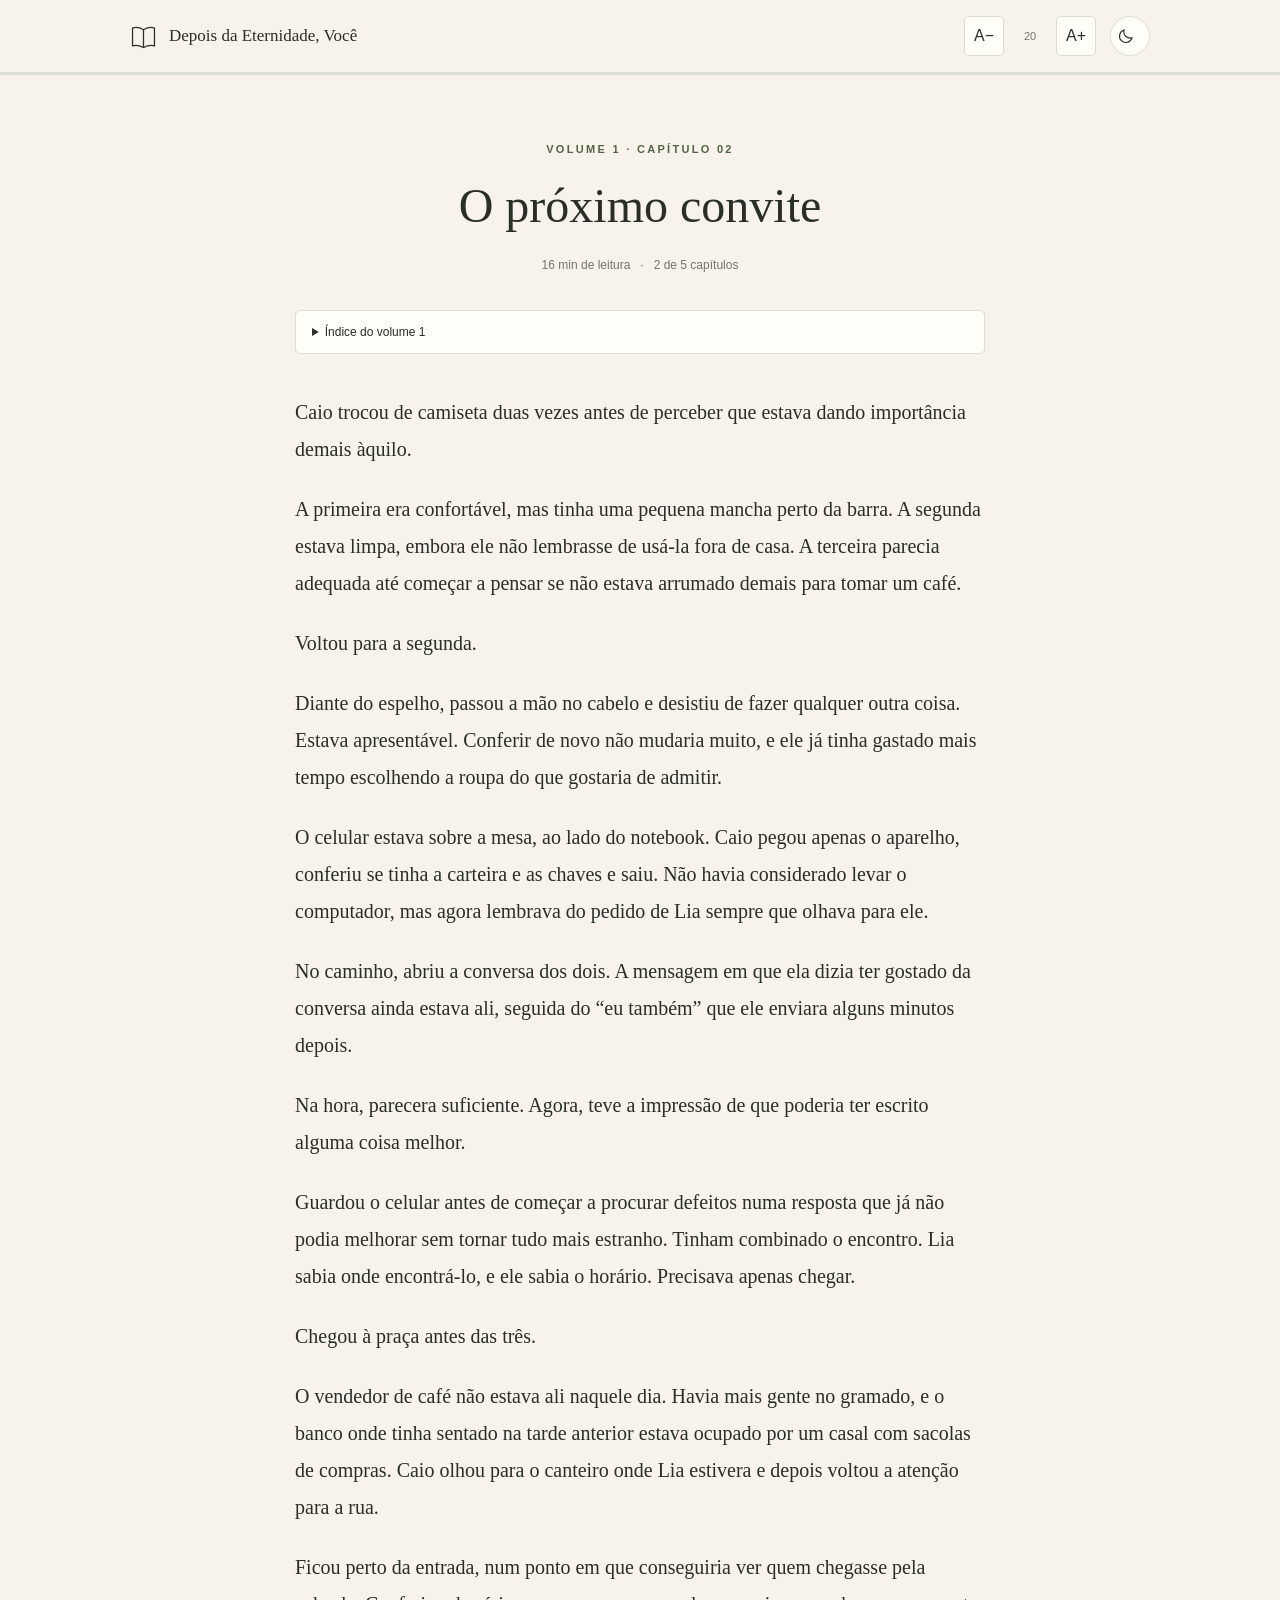
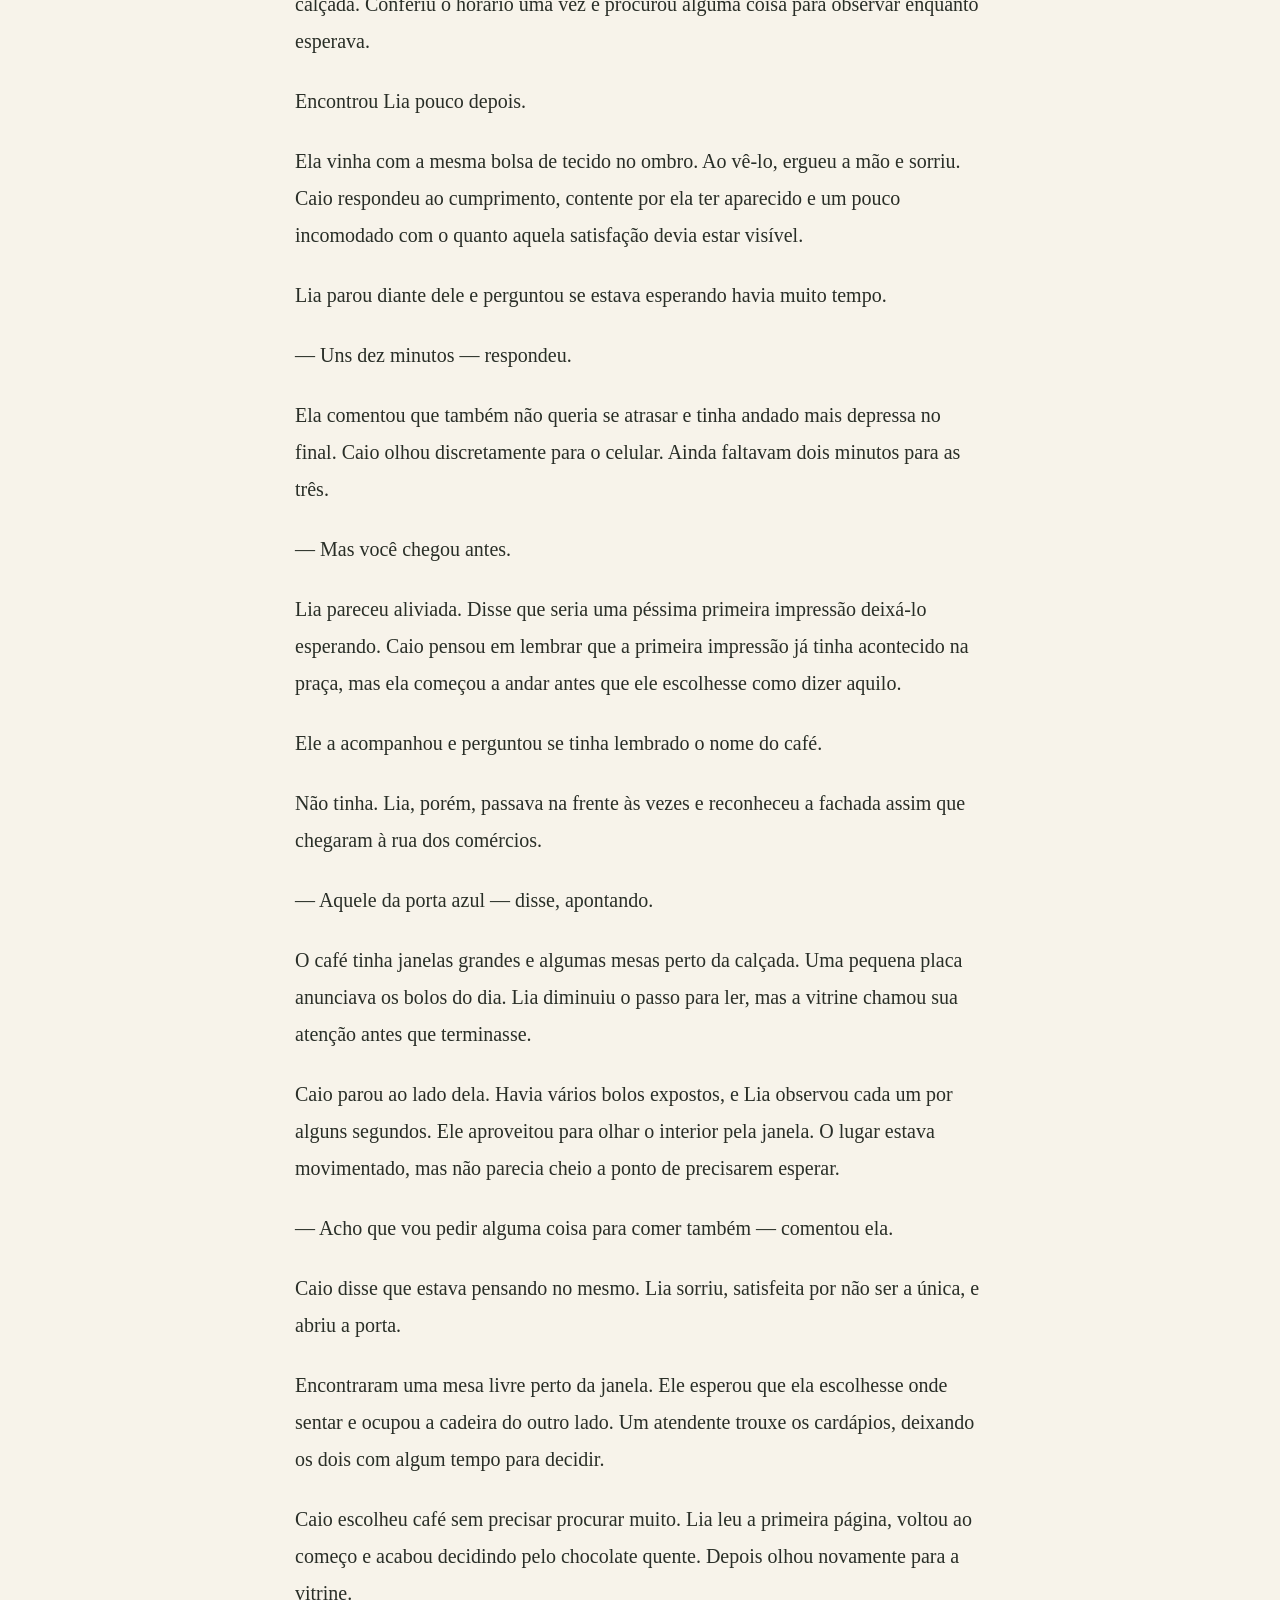
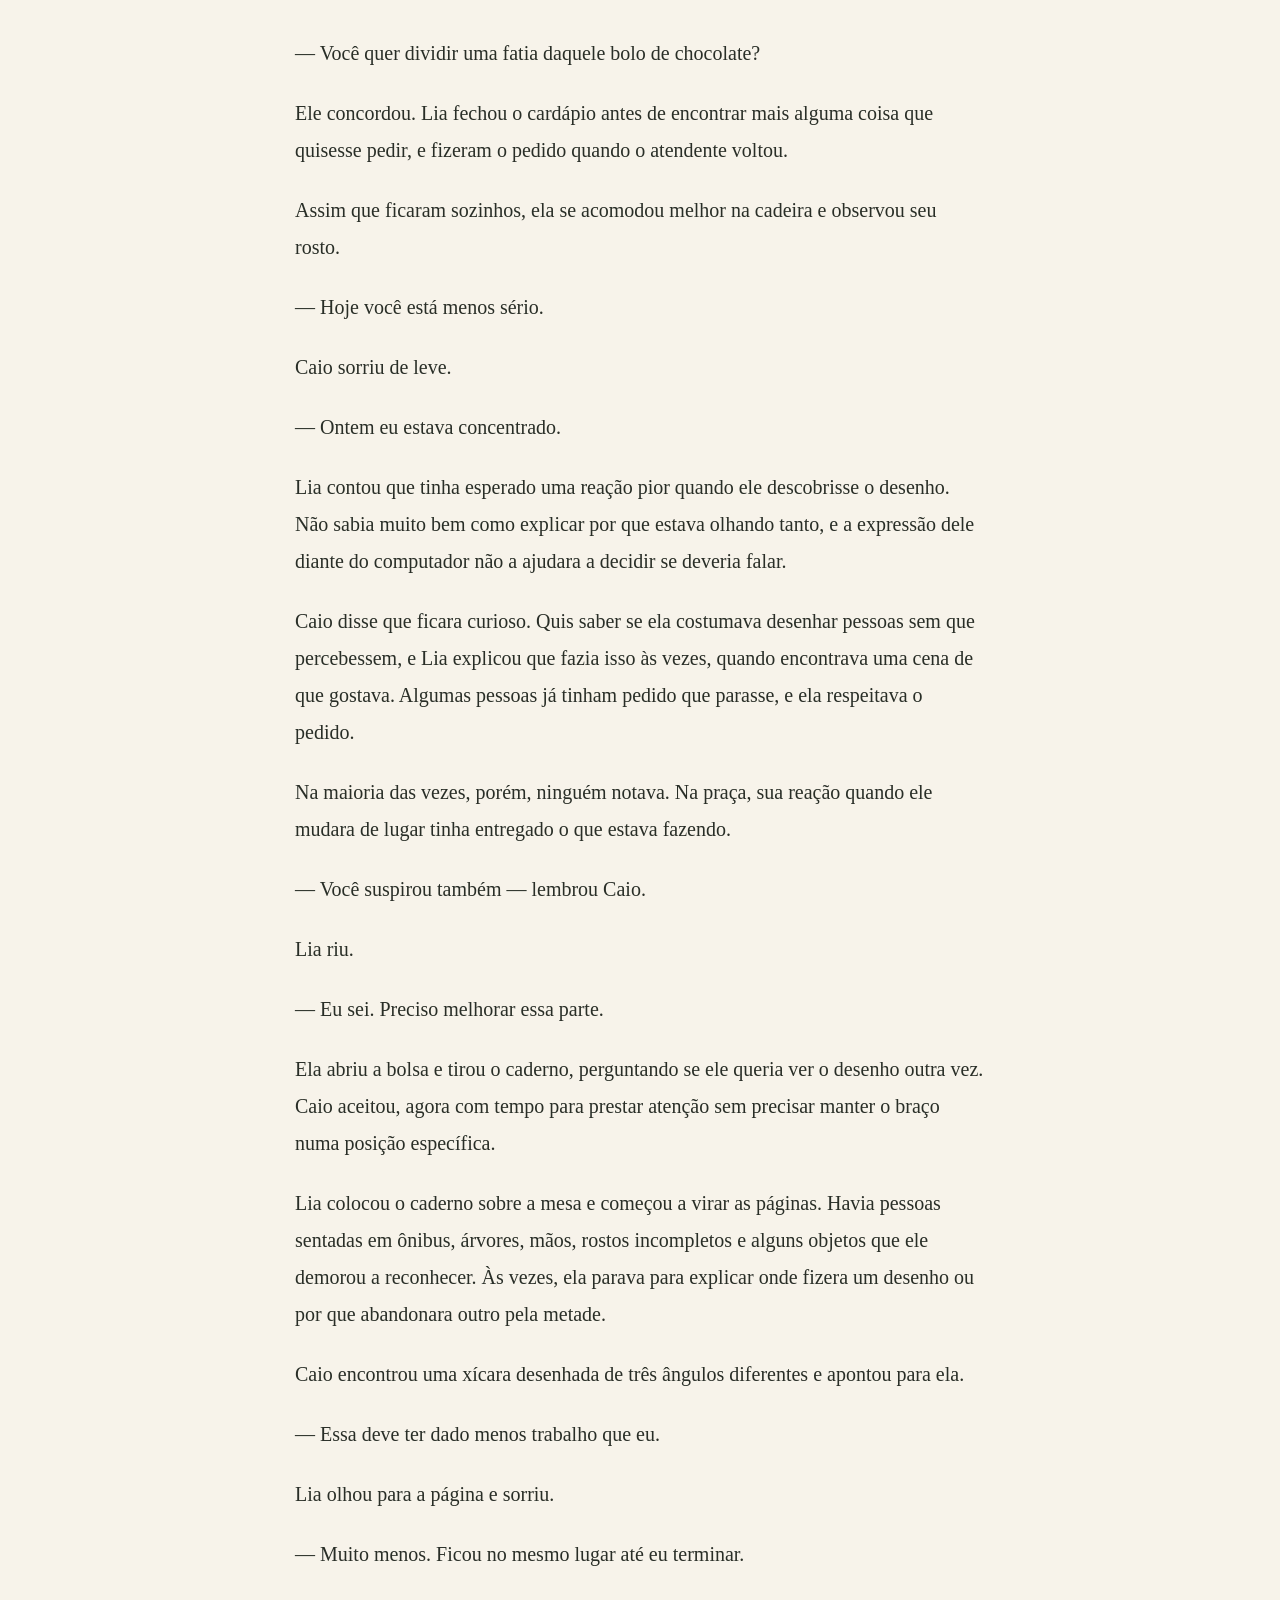
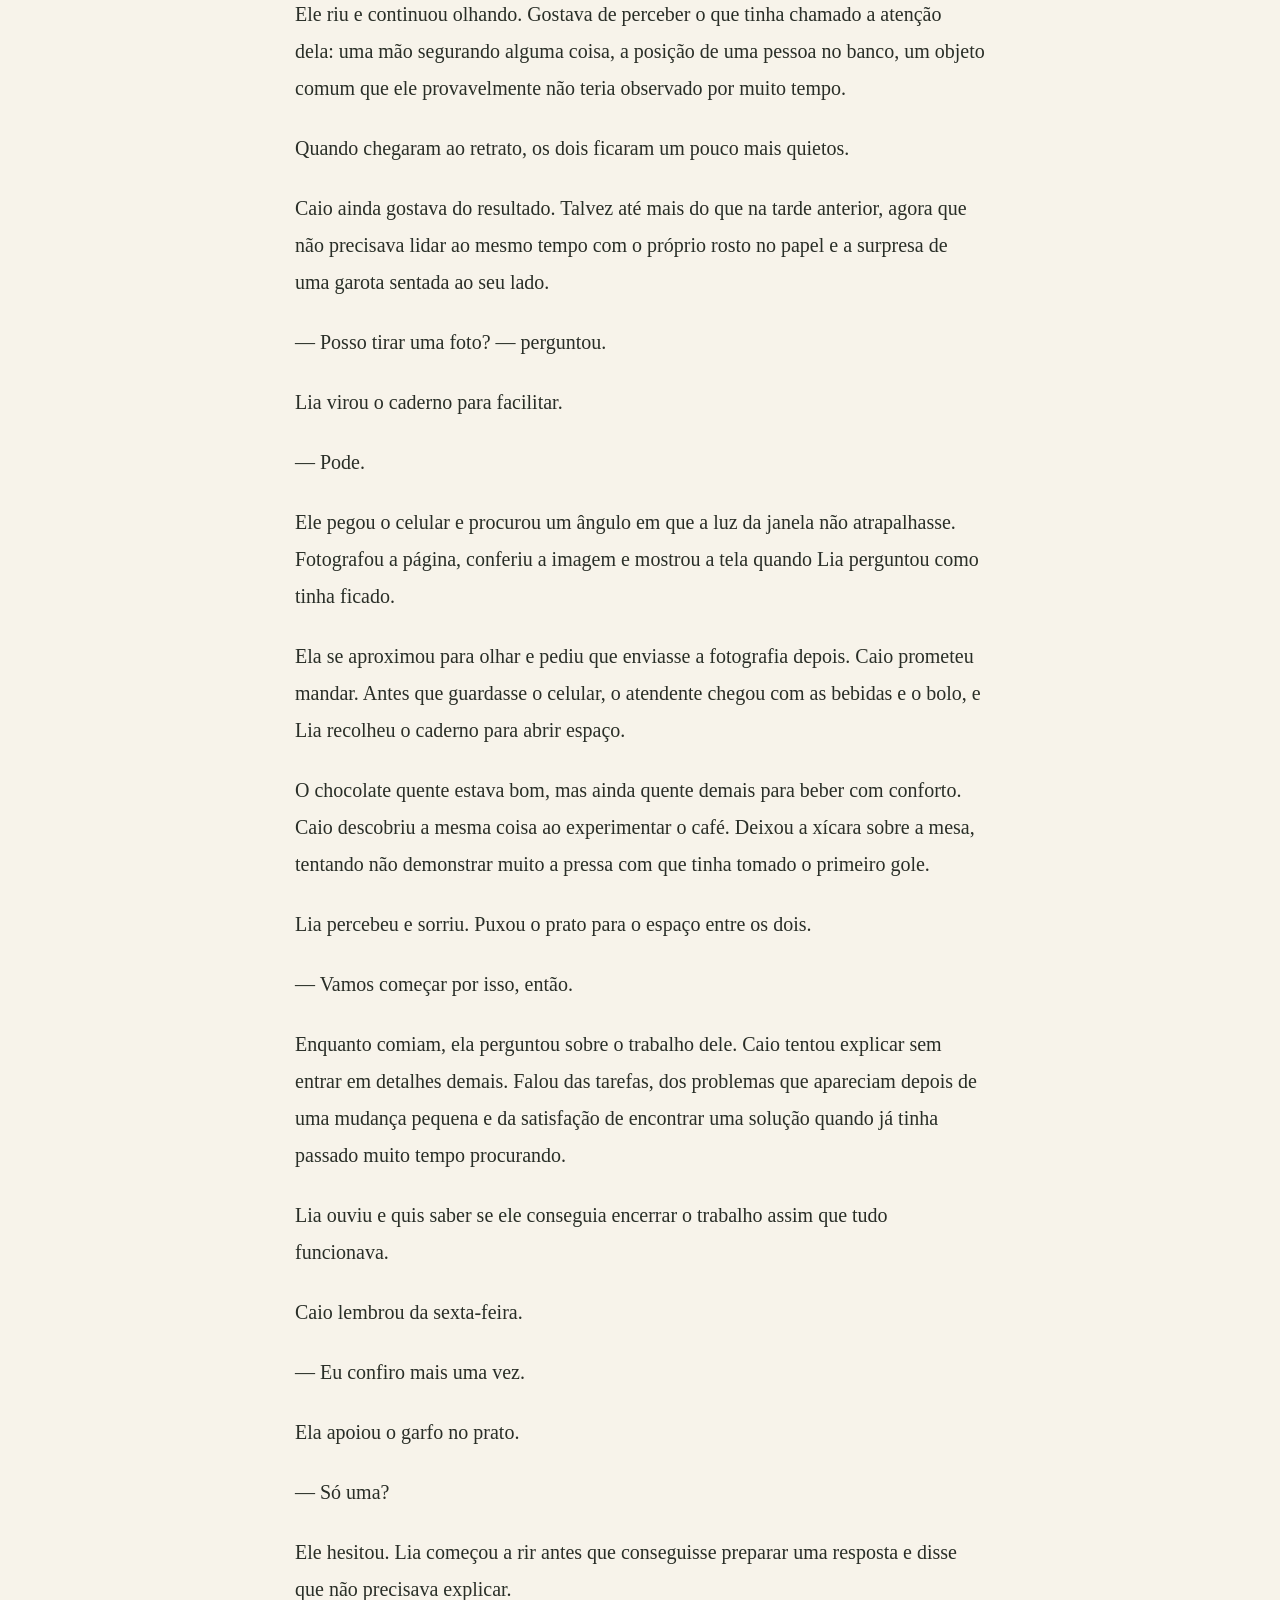
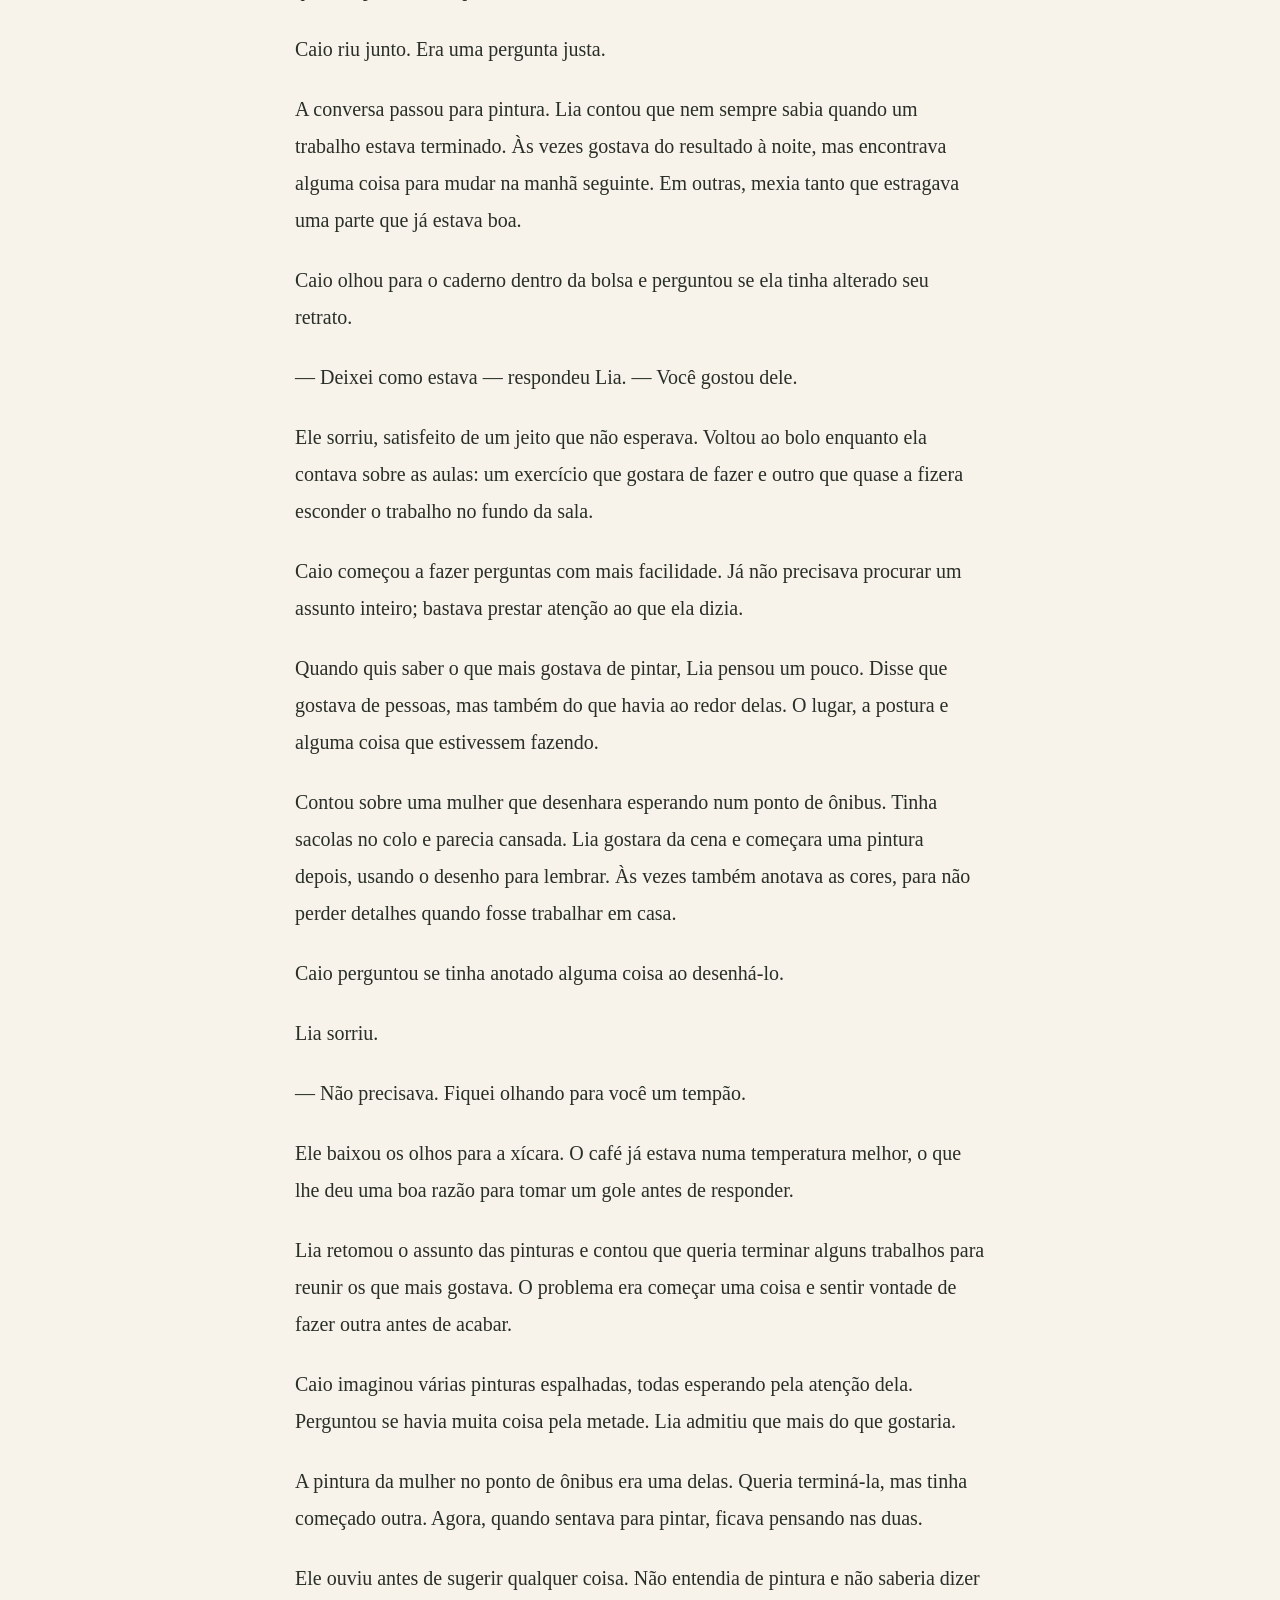
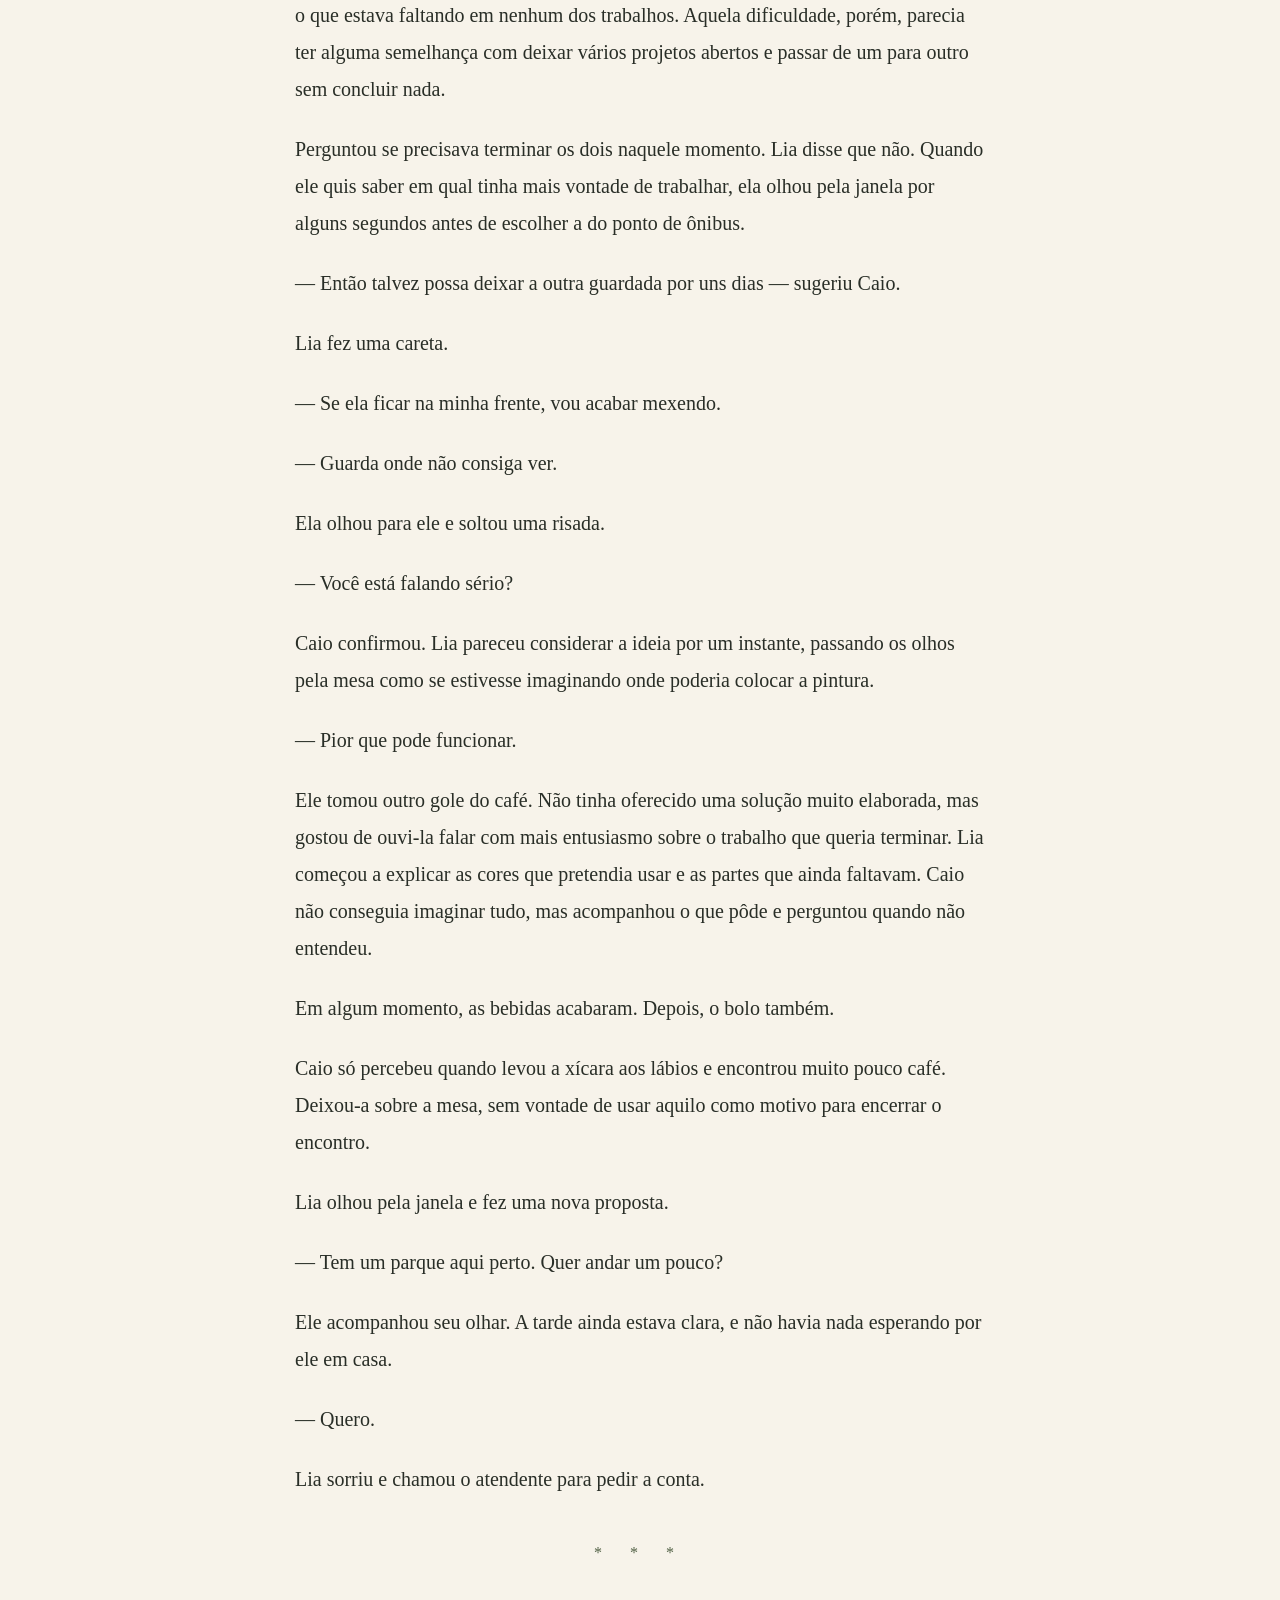
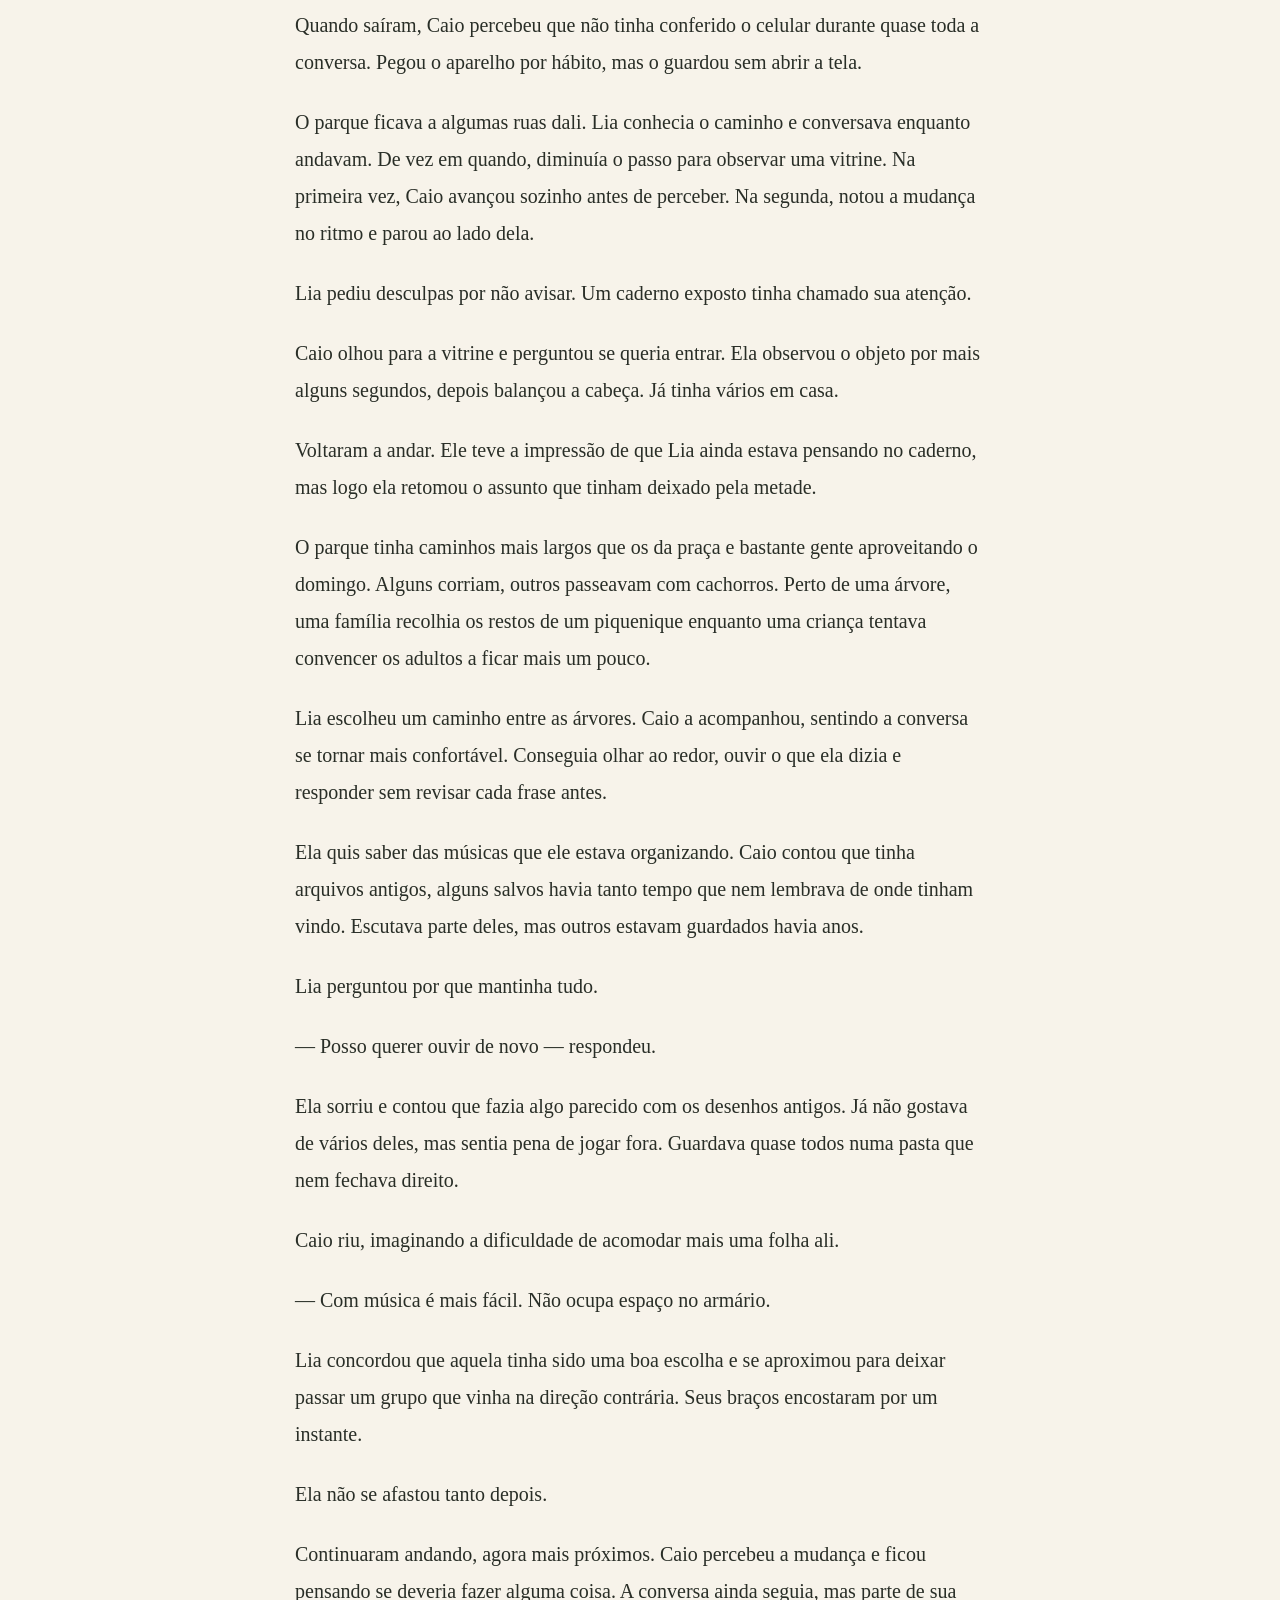
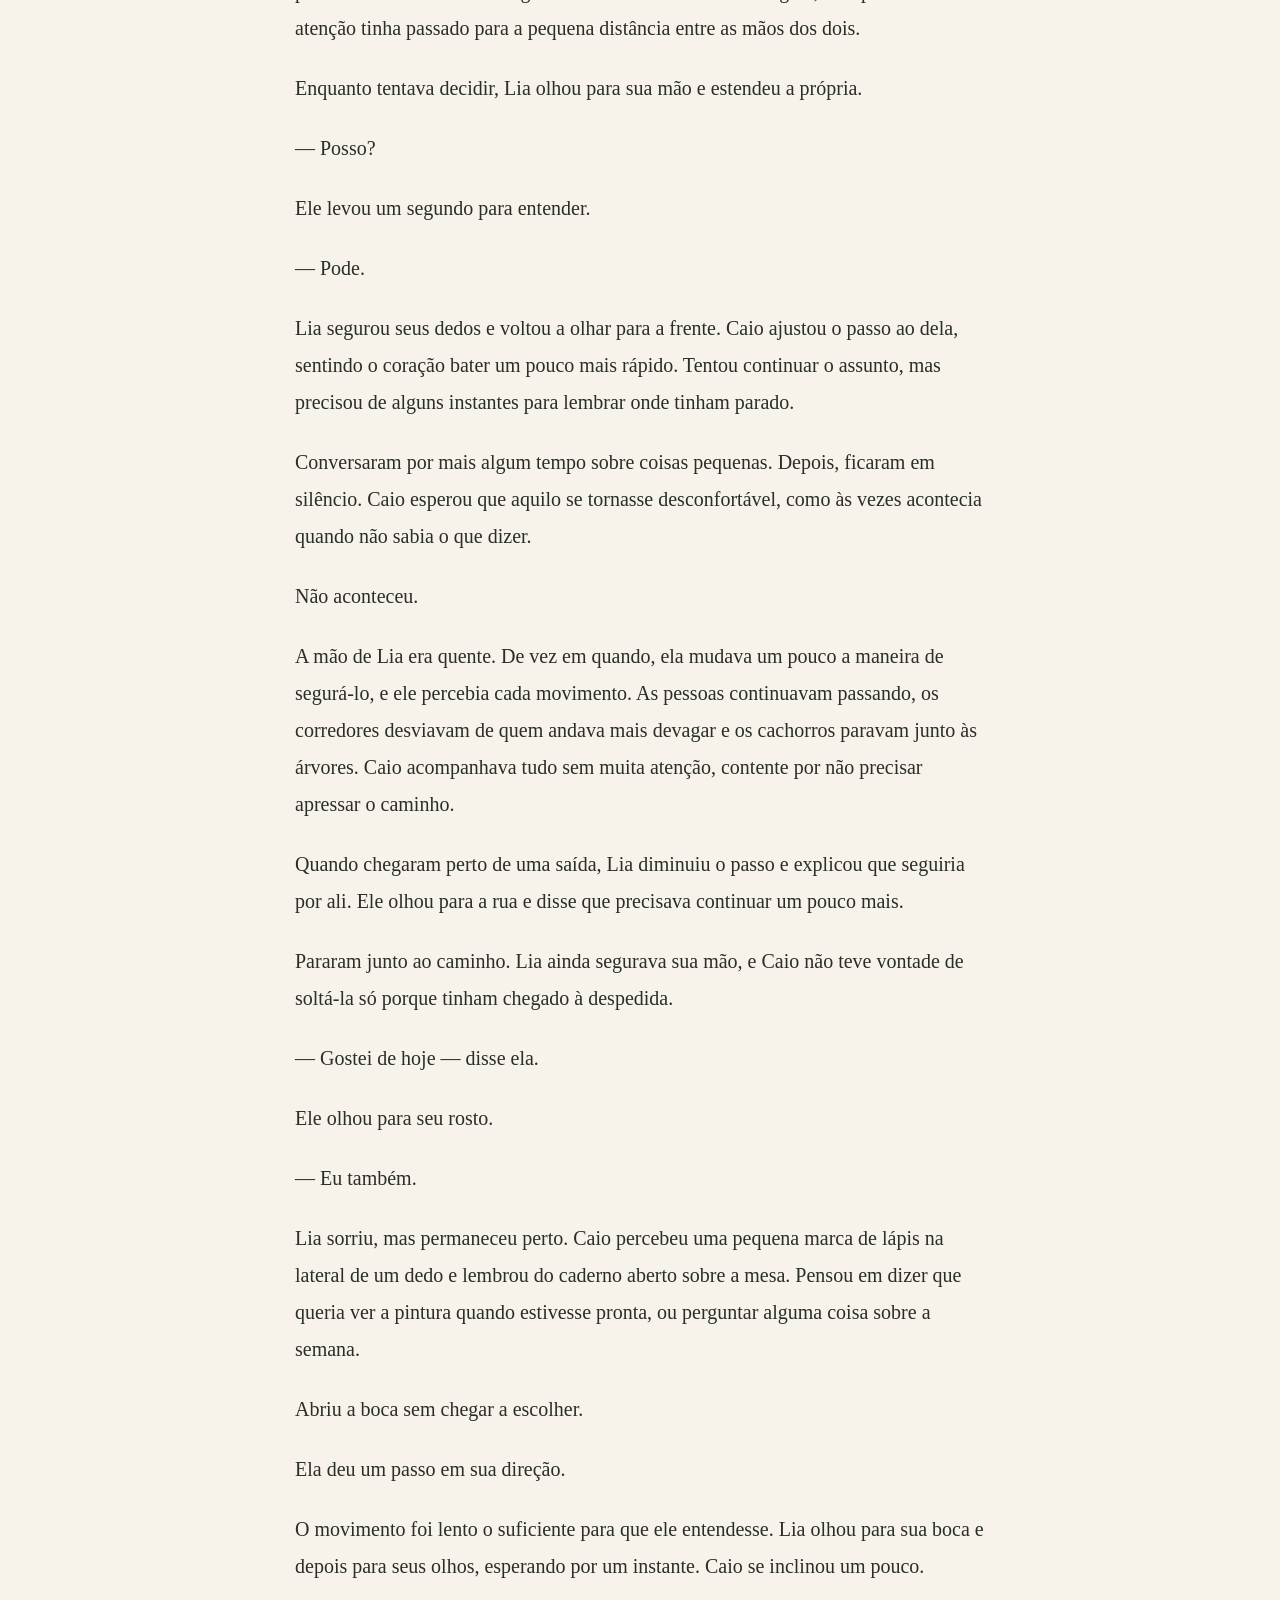
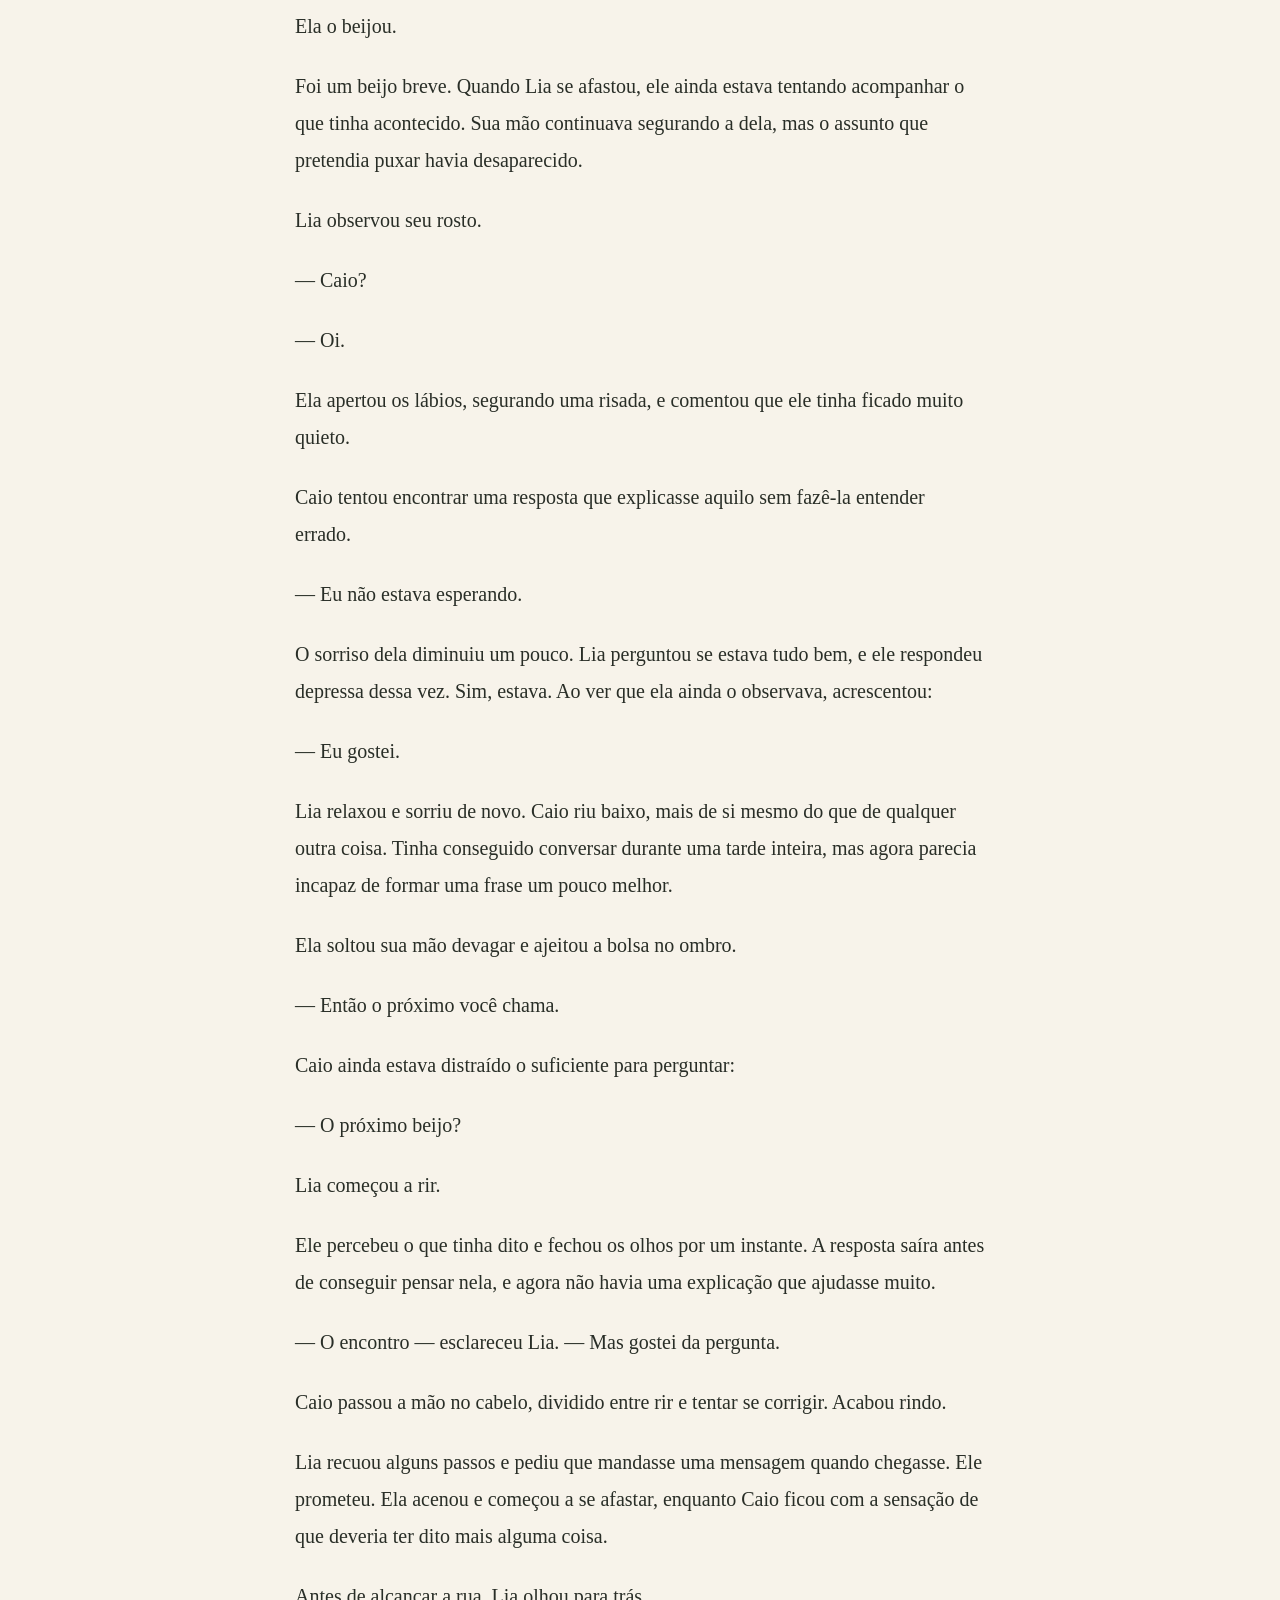
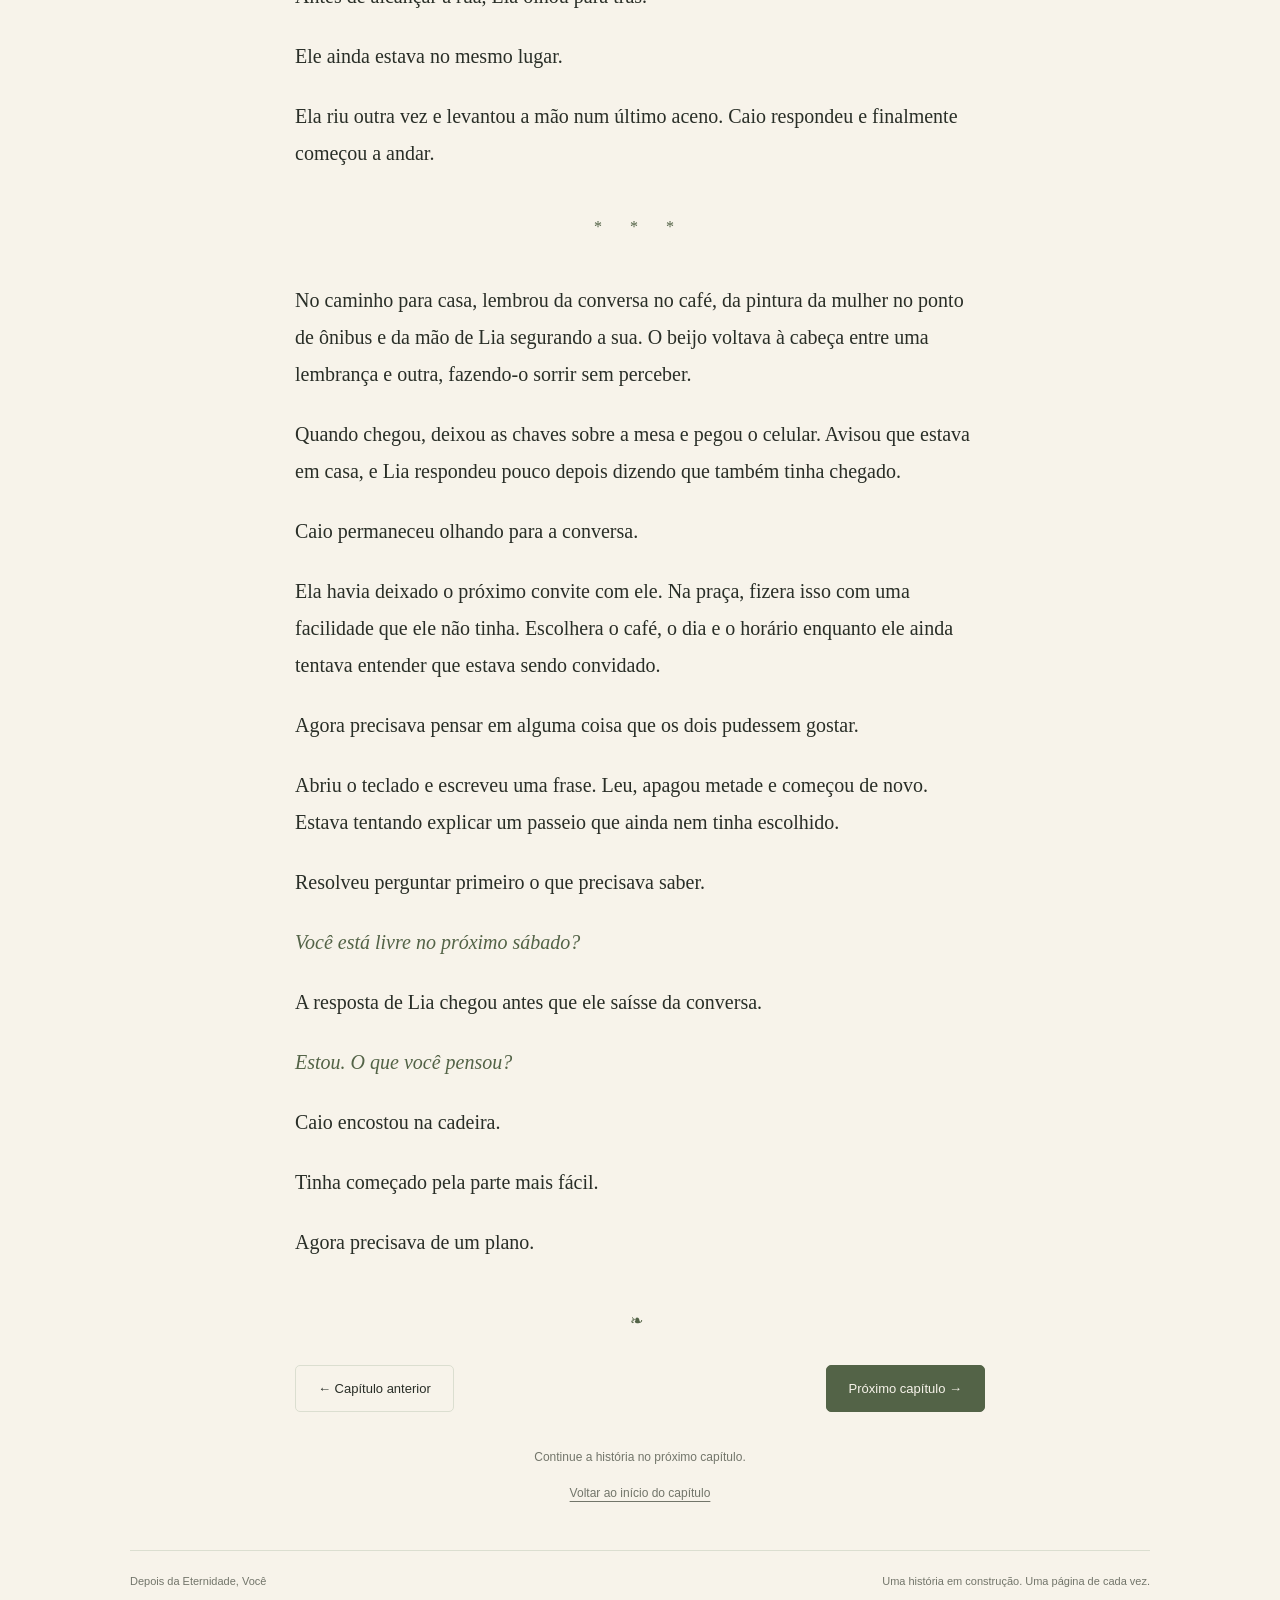
<file: capitulo-2.html>
<!doctype html>
<html lang="pt-BR"><head><meta charset="utf-8"><meta name="viewport" content="width=device-width, initial-scale=1">
<title>O próximo convite · Depois da Eternidade, Você</title><meta name="description" content="O próximo convite — Depois da Eternidade, Você">
<link rel="icon" href="data:image/svg+xml,%3Csvg xmlns=%22http://www.w3.org/2000/svg%22 viewBox=%220 0 32 32%22%3E%3Crect width=%2232%22 height=%2232%22 rx=%227%22 fill=%22%23536447%22/%3E%3Cpath d=%22M16 9c-4-2-7-2-10-1v16c4-1 7 0 10 1 3-1 6-2 10-1V8c-3-1-6-1-10 1v16%22 fill=%22none%22 stroke=%22%23f7f3ea%22 stroke-width=%221.5%22/%3E%3C/svg%3E" type="image/svg+xml"><link rel="stylesheet" href="styles.css"><script src="app.js" defer></script></head>
<body data-chapter-count="5" data-chapter="2"><a class="skip" href="#conteudo">Pular para o conteúdo</a><header class="reader-bar" id="inicio"><div class="reader-shell"><div class="topbar"><a class="brand" href="index.html" aria-label="Depois da Eternidade, Você, início"><svg viewBox="0 0 32 32" fill="none" aria-hidden="true"><path d="M16 8C11 5 6 5 3 6v21c5-1 9 0 13 2 4-2 8-3 13-2V6c-3-1-8-1-13 2Zm0 0v21" stroke="currentColor" stroke-width="1.5"/></svg><span class="brand-title">Depois da Eternidade, Você</span></a><div class="reader-controls js-only" role="group" aria-label="Preferências de leitura"><button type="button" data-font="decrease" aria-label="Diminuir tamanho do texto">A−</button><span class="font-size" aria-label="Tamanho do texto em pixels">20</span><button type="button" data-font="increase" aria-label="Aumentar tamanho do texto">A+</button><button class="theme-toggle js-only" type="button" aria-label="Ativar tema escuro" aria-pressed="false"><svg viewBox="0 0 24 24" fill="none" aria-hidden="true"><path d="M20 14.5A8.5 8.5 0 0 1 9.5 4 8.5 8.5 0 1 0 20 14.5Z" stroke="currentColor" stroke-width="1.5"/></svg></button></div></div></div><div class="progress-track" aria-hidden="true"><div class="progress-fill"></div></div></header>
<div class="reader-shell"><main id="conteudo"><div class="reader-heading"><span class="eyebrow">Volume 1 · Capítulo 02</span><h1>O próximo convite</h1><span class="reader-meta">16 min de leitura &nbsp; · &nbsp; 2 de 5 capítulos</span></div><details class="reader-toc"><summary>Índice do volume 1</summary><nav aria-label="Capítulos do volume 1"><a href="capitulo-1.html">01 · Era só uma tarde livre</a><a href="capitulo-2.html" aria-current="page">02 · O próximo convite</a><a href="capitulo-3.html">03 · Entre uma tarefa e outra</a><a href="capitulo-4.html">04 · Um plano quase seguido</a><a href="capitulo-5.html">05 · Uma pintura pela metade</a></nav></details><article class="prose" aria-label="Texto do capítulo"><p id="p-1">Caio trocou de camiseta duas vezes antes de perceber que estava dando importância demais àquilo.</p>
<p id="p-2">A primeira era confortável, mas tinha uma pequena mancha perto da barra. A segunda estava limpa, embora ele não lembrasse de usá-la fora de casa. A terceira parecia adequada até começar a pensar se não estava arrumado demais para tomar um café.</p>
<p id="p-3">Voltou para a segunda.</p>
<p id="p-4">Diante do espelho, passou a mão no cabelo e desistiu de fazer qualquer outra coisa. Estava apresentável. Conferir de novo não mudaria muito, e ele já tinha gastado mais tempo escolhendo a roupa do que gostaria de admitir.</p>
<p id="p-5">O celular estava sobre a mesa, ao lado do notebook. Caio pegou apenas o aparelho, conferiu se tinha a carteira e as chaves e saiu. Não havia considerado levar o computador, mas agora lembrava do pedido de Lia sempre que olhava para ele.</p>
<p id="p-6">No caminho, abriu a conversa dos dois. A mensagem em que ela dizia ter gostado da conversa ainda estava ali, seguida do “eu também” que ele enviara alguns minutos depois.</p>
<p id="p-7">Na hora, parecera suficiente. Agora, teve a impressão de que poderia ter escrito alguma coisa melhor.</p>
<p id="p-8">Guardou o celular antes de começar a procurar defeitos numa resposta que já não podia melhorar sem tornar tudo mais estranho. Tinham combinado o encontro. Lia sabia onde encontrá-lo, e ele sabia o horário. Precisava apenas chegar.</p>
<p id="p-9">Chegou à praça antes das três.</p>
<p id="p-10">O vendedor de café não estava ali naquele dia. Havia mais gente no gramado, e o banco onde tinha sentado na tarde anterior estava ocupado por um casal com sacolas de compras. Caio olhou para o canteiro onde Lia estivera e depois voltou a atenção para a rua.</p>
<p id="p-11">Ficou perto da entrada, num ponto em que conseguiria ver quem chegasse pela calçada. Conferiu o horário uma vez e procurou alguma coisa para observar enquanto esperava.</p>
<p id="p-12">Encontrou Lia pouco depois.</p>
<p id="p-13">Ela vinha com a mesma bolsa de tecido no ombro. Ao vê-lo, ergueu a mão e sorriu. Caio respondeu ao cumprimento, contente por ela ter aparecido e um pouco incomodado com o quanto aquela satisfação devia estar visível.</p>
<p id="p-14">Lia parou diante dele e perguntou se estava esperando havia muito tempo.</p>
<p id="p-15">— Uns dez minutos — respondeu.</p>
<p id="p-16">Ela comentou que também não queria se atrasar e tinha andado mais depressa no final. Caio olhou discretamente para o celular. Ainda faltavam dois minutos para as três.</p>
<p id="p-17">— Mas você chegou antes.</p>
<p id="p-18">Lia pareceu aliviada. Disse que seria uma péssima primeira impressão deixá-lo esperando. Caio pensou em lembrar que a primeira impressão já tinha acontecido na praça, mas ela começou a andar antes que ele escolhesse como dizer aquilo.</p>
<p id="p-19">Ele a acompanhou e perguntou se tinha lembrado o nome do café.</p>
<p id="p-20">Não tinha. Lia, porém, passava na frente às vezes e reconheceu a fachada assim que chegaram à rua dos comércios.</p>
<p id="p-21">— Aquele da porta azul — disse, apontando.</p>
<p id="p-22">O café tinha janelas grandes e algumas mesas perto da calçada. Uma pequena placa anunciava os bolos do dia. Lia diminuiu o passo para ler, mas a vitrine chamou sua atenção antes que terminasse.</p>
<p id="p-23">Caio parou ao lado dela. Havia vários bolos expostos, e Lia observou cada um por alguns segundos. Ele aproveitou para olhar o interior pela janela. O lugar estava movimentado, mas não parecia cheio a ponto de precisarem esperar.</p>
<p id="p-24">— Acho que vou pedir alguma coisa para comer também — comentou ela.</p>
<p id="p-25">Caio disse que estava pensando no mesmo. Lia sorriu, satisfeita por não ser a única, e abriu a porta.</p>
<p id="p-26">Encontraram uma mesa livre perto da janela. Ele esperou que ela escolhesse onde sentar e ocupou a cadeira do outro lado. Um atendente trouxe os cardápios, deixando os dois com algum tempo para decidir.</p>
<p id="p-27">Caio escolheu café sem precisar procurar muito. Lia leu a primeira página, voltou ao começo e acabou decidindo pelo chocolate quente. Depois olhou novamente para a vitrine.</p>
<p id="p-28">— Você quer dividir uma fatia daquele bolo de chocolate?</p>
<p id="p-29">Ele concordou. Lia fechou o cardápio antes de encontrar mais alguma coisa que quisesse pedir, e fizeram o pedido quando o atendente voltou.</p>
<p id="p-30">Assim que ficaram sozinhos, ela se acomodou melhor na cadeira e observou seu rosto.</p>
<p id="p-31">— Hoje você está menos sério.</p>
<p id="p-32">Caio sorriu de leve.</p>
<p id="p-33">— Ontem eu estava concentrado.</p>
<p id="p-34">Lia contou que tinha esperado uma reação pior quando ele descobrisse o desenho. Não sabia muito bem como explicar por que estava olhando tanto, e a expressão dele diante do computador não a ajudara a decidir se deveria falar.</p>
<p id="p-35">Caio disse que ficara curioso. Quis saber se ela costumava desenhar pessoas sem que percebessem, e Lia explicou que fazia isso às vezes, quando encontrava uma cena de que gostava. Algumas pessoas já tinham pedido que parasse, e ela respeitava o pedido.</p>
<p id="p-36">Na maioria das vezes, porém, ninguém notava. Na praça, sua reação quando ele mudara de lugar tinha entregado o que estava fazendo.</p>
<p id="p-37">— Você suspirou também — lembrou Caio.</p>
<p id="p-38">Lia riu.</p>
<p id="p-39">— Eu sei. Preciso melhorar essa parte.</p>
<p id="p-40">Ela abriu a bolsa e tirou o caderno, perguntando se ele queria ver o desenho outra vez. Caio aceitou, agora com tempo para prestar atenção sem precisar manter o braço numa posição específica.</p>
<p id="p-41">Lia colocou o caderno sobre a mesa e começou a virar as páginas. Havia pessoas sentadas em ônibus, árvores, mãos, rostos incompletos e alguns objetos que ele demorou a reconhecer. Às vezes, ela parava para explicar onde fizera um desenho ou por que abandonara outro pela metade.</p>
<p id="p-42">Caio encontrou uma xícara desenhada de três ângulos diferentes e apontou para ela.</p>
<p id="p-43">— Essa deve ter dado menos trabalho que eu.</p>
<p id="p-44">Lia olhou para a página e sorriu.</p>
<p id="p-45">— Muito menos. Ficou no mesmo lugar até eu terminar.</p>
<p id="p-46">Ele riu e continuou olhando. Gostava de perceber o que tinha chamado a atenção dela: uma mão segurando alguma coisa, a posição de uma pessoa no banco, um objeto comum que ele provavelmente não teria observado por muito tempo.</p>
<p id="p-47">Quando chegaram ao retrato, os dois ficaram um pouco mais quietos.</p>
<p id="p-48">Caio ainda gostava do resultado. Talvez até mais do que na tarde anterior, agora que não precisava lidar ao mesmo tempo com o próprio rosto no papel e a surpresa de uma garota sentada ao seu lado.</p>
<p id="p-49">— Posso tirar uma foto? — perguntou.</p>
<p id="p-50">Lia virou o caderno para facilitar.</p>
<p id="p-51">— Pode.</p>
<p id="p-52">Ele pegou o celular e procurou um ângulo em que a luz da janela não atrapalhasse. Fotografou a página, conferiu a imagem e mostrou a tela quando Lia perguntou como tinha ficado.</p>
<p id="p-53">Ela se aproximou para olhar e pediu que enviasse a fotografia depois. Caio prometeu mandar. Antes que guardasse o celular, o atendente chegou com as bebidas e o bolo, e Lia recolheu o caderno para abrir espaço.</p>
<p id="p-54">O chocolate quente estava bom, mas ainda quente demais para beber com conforto. Caio descobriu a mesma coisa ao experimentar o café. Deixou a xícara sobre a mesa, tentando não demonstrar muito a pressa com que tinha tomado o primeiro gole.</p>
<p id="p-55">Lia percebeu e sorriu. Puxou o prato para o espaço entre os dois.</p>
<p id="p-56">— Vamos começar por isso, então.</p>
<p id="p-57">Enquanto comiam, ela perguntou sobre o trabalho dele. Caio tentou explicar sem entrar em detalhes demais. Falou das tarefas, dos problemas que apareciam depois de uma mudança pequena e da satisfação de encontrar uma solução quando já tinha passado muito tempo procurando.</p>
<p id="p-58">Lia ouviu e quis saber se ele conseguia encerrar o trabalho assim que tudo funcionava.</p>
<p id="p-59">Caio lembrou da sexta-feira.</p>
<p id="p-60">— Eu confiro mais uma vez.</p>
<p id="p-61">Ela apoiou o garfo no prato.</p>
<p id="p-62">— Só uma?</p>
<p id="p-63">Ele hesitou. Lia começou a rir antes que conseguisse preparar uma resposta e disse que não precisava explicar.</p>
<p id="p-64">Caio riu junto. Era uma pergunta justa.</p>
<p id="p-65">A conversa passou para pintura. Lia contou que nem sempre sabia quando um trabalho estava terminado. Às vezes gostava do resultado à noite, mas encontrava alguma coisa para mudar na manhã seguinte. Em outras, mexia tanto que estragava uma parte que já estava boa.</p>
<p id="p-66">Caio olhou para o caderno dentro da bolsa e perguntou se ela tinha alterado seu retrato.</p>
<p id="p-67">— Deixei como estava — respondeu Lia. — Você gostou dele.</p>
<p id="p-68">Ele sorriu, satisfeito de um jeito que não esperava. Voltou ao bolo enquanto ela contava sobre as aulas: um exercício que gostara de fazer e outro que quase a fizera esconder o trabalho no fundo da sala.</p>
<p id="p-69">Caio começou a fazer perguntas com mais facilidade. Já não precisava procurar um assunto inteiro; bastava prestar atenção ao que ela dizia.</p>
<p id="p-70">Quando quis saber o que mais gostava de pintar, Lia pensou um pouco. Disse que gostava de pessoas, mas também do que havia ao redor delas. O lugar, a postura e alguma coisa que estivessem fazendo.</p>
<p id="p-71">Contou sobre uma mulher que desenhara esperando num ponto de ônibus. Tinha sacolas no colo e parecia cansada. Lia gostara da cena e começara uma pintura depois, usando o desenho para lembrar. Às vezes também anotava as cores, para não perder detalhes quando fosse trabalhar em casa.</p>
<p id="p-72">Caio perguntou se tinha anotado alguma coisa ao desenhá-lo.</p>
<p id="p-73">Lia sorriu.</p>
<p id="p-74">— Não precisava. Fiquei olhando para você um tempão.</p>
<p id="p-75">Ele baixou os olhos para a xícara. O café já estava numa temperatura melhor, o que lhe deu uma boa razão para tomar um gole antes de responder.</p>
<p id="p-76">Lia retomou o assunto das pinturas e contou que queria terminar alguns trabalhos para reunir os que mais gostava. O problema era começar uma coisa e sentir vontade de fazer outra antes de acabar.</p>
<p id="p-77">Caio imaginou várias pinturas espalhadas, todas esperando pela atenção dela. Perguntou se havia muita coisa pela metade. Lia admitiu que mais do que gostaria.</p>
<p id="p-78">A pintura da mulher no ponto de ônibus era uma delas. Queria terminá-la, mas tinha começado outra. Agora, quando sentava para pintar, ficava pensando nas duas.</p>
<p id="p-79">Ele ouviu antes de sugerir qualquer coisa. Não entendia de pintura e não saberia dizer o que estava faltando em nenhum dos trabalhos. Aquela dificuldade, porém, parecia ter alguma semelhança com deixar vários projetos abertos e passar de um para outro sem concluir nada.</p>
<p id="p-80">Perguntou se precisava terminar os dois naquele momento. Lia disse que não. Quando ele quis saber em qual tinha mais vontade de trabalhar, ela olhou pela janela por alguns segundos antes de escolher a do ponto de ônibus.</p>
<p id="p-81">— Então talvez possa deixar a outra guardada por uns dias — sugeriu Caio.</p>
<p id="p-82">Lia fez uma careta.</p>
<p id="p-83">— Se ela ficar na minha frente, vou acabar mexendo.</p>
<p id="p-84">— Guarda onde não consiga ver.</p>
<p id="p-85">Ela olhou para ele e soltou uma risada.</p>
<p id="p-86">— Você está falando sério?</p>
<p id="p-87">Caio confirmou. Lia pareceu considerar a ideia por um instante, passando os olhos pela mesa como se estivesse imaginando onde poderia colocar a pintura.</p>
<p id="p-88">— Pior que pode funcionar.</p>
<p id="p-89">Ele tomou outro gole do café. Não tinha oferecido uma solução muito elaborada, mas gostou de ouvi-la falar com mais entusiasmo sobre o trabalho que queria terminar. Lia começou a explicar as cores que pretendia usar e as partes que ainda faltavam. Caio não conseguia imaginar tudo, mas acompanhou o que pôde e perguntou quando não entendeu.</p>
<p id="p-90">Em algum momento, as bebidas acabaram. Depois, o bolo também.</p>
<p id="p-91">Caio só percebeu quando levou a xícara aos lábios e encontrou muito pouco café. Deixou-a sobre a mesa, sem vontade de usar aquilo como motivo para encerrar o encontro.</p>
<p id="p-92">Lia olhou pela janela e fez uma nova proposta.</p>
<p id="p-93">— Tem um parque aqui perto. Quer andar um pouco?</p>
<p id="p-94">Ele acompanhou seu olhar. A tarde ainda estava clara, e não havia nada esperando por ele em casa.</p>
<p id="p-95">— Quero.</p>
<p id="p-96">Lia sorriu e chamou o atendente para pedir a conta.</p>
<div class="scene-break" id="p-97" role="separator" aria-label="Mudança de cena">* * *</div>
<p id="p-98">Quando saíram, Caio percebeu que não tinha conferido o celular durante quase toda a conversa. Pegou o aparelho por hábito, mas o guardou sem abrir a tela.</p>
<p id="p-99">O parque ficava a algumas ruas dali. Lia conhecia o caminho e conversava enquanto andavam. De vez em quando, diminuía o passo para observar uma vitrine. Na primeira vez, Caio avançou sozinho antes de perceber. Na segunda, notou a mudança no ritmo e parou ao lado dela.</p>
<p id="p-100">Lia pediu desculpas por não avisar. Um caderno exposto tinha chamado sua atenção.</p>
<p id="p-101">Caio olhou para a vitrine e perguntou se queria entrar. Ela observou o objeto por mais alguns segundos, depois balançou a cabeça. Já tinha vários em casa.</p>
<p id="p-102">Voltaram a andar. Ele teve a impressão de que Lia ainda estava pensando no caderno, mas logo ela retomou o assunto que tinham deixado pela metade.</p>
<p id="p-103">O parque tinha caminhos mais largos que os da praça e bastante gente aproveitando o domingo. Alguns corriam, outros passeavam com cachorros. Perto de uma árvore, uma família recolhia os restos de um piquenique enquanto uma criança tentava convencer os adultos a ficar mais um pouco.</p>
<p id="p-104">Lia escolheu um caminho entre as árvores. Caio a acompanhou, sentindo a conversa se tornar mais confortável. Conseguia olhar ao redor, ouvir o que ela dizia e responder sem revisar cada frase antes.</p>
<p id="p-105">Ela quis saber das músicas que ele estava organizando. Caio contou que tinha arquivos antigos, alguns salvos havia tanto tempo que nem lembrava de onde tinham vindo. Escutava parte deles, mas outros estavam guardados havia anos.</p>
<p id="p-106">Lia perguntou por que mantinha tudo.</p>
<p id="p-107">— Posso querer ouvir de novo — respondeu.</p>
<p id="p-108">Ela sorriu e contou que fazia algo parecido com os desenhos antigos. Já não gostava de vários deles, mas sentia pena de jogar fora. Guardava quase todos numa pasta que nem fechava direito.</p>
<p id="p-109">Caio riu, imaginando a dificuldade de acomodar mais uma folha ali.</p>
<p id="p-110">— Com música é mais fácil. Não ocupa espaço no armário.</p>
<p id="p-111">Lia concordou que aquela tinha sido uma boa escolha e se aproximou para deixar passar um grupo que vinha na direção contrária. Seus braços encostaram por um instante.</p>
<p id="p-112">Ela não se afastou tanto depois.</p>
<p id="p-113">Continuaram andando, agora mais próximos. Caio percebeu a mudança e ficou pensando se deveria fazer alguma coisa. A conversa ainda seguia, mas parte de sua atenção tinha passado para a pequena distância entre as mãos dos dois.</p>
<p id="p-114">Enquanto tentava decidir, Lia olhou para sua mão e estendeu a própria.</p>
<p id="p-115">— Posso?</p>
<p id="p-116">Ele levou um segundo para entender.</p>
<p id="p-117">— Pode.</p>
<p id="p-118">Lia segurou seus dedos e voltou a olhar para a frente. Caio ajustou o passo ao dela, sentindo o coração bater um pouco mais rápido. Tentou continuar o assunto, mas precisou de alguns instantes para lembrar onde tinham parado.</p>
<p id="p-119">Conversaram por mais algum tempo sobre coisas pequenas. Depois, ficaram em silêncio. Caio esperou que aquilo se tornasse desconfortável, como às vezes acontecia quando não sabia o que dizer.</p>
<p id="p-120">Não aconteceu.</p>
<p id="p-121">A mão de Lia era quente. De vez em quando, ela mudava um pouco a maneira de segurá-lo, e ele percebia cada movimento. As pessoas continuavam passando, os corredores desviavam de quem andava mais devagar e os cachorros paravam junto às árvores. Caio acompanhava tudo sem muita atenção, contente por não precisar apressar o caminho.</p>
<p id="p-122">Quando chegaram perto de uma saída, Lia diminuiu o passo e explicou que seguiria por ali. Ele olhou para a rua e disse que precisava continuar um pouco mais.</p>
<p id="p-123">Pararam junto ao caminho. Lia ainda segurava sua mão, e Caio não teve vontade de soltá-la só porque tinham chegado à despedida.</p>
<p id="p-124">— Gostei de hoje — disse ela.</p>
<p id="p-125">Ele olhou para seu rosto.</p>
<p id="p-126">— Eu também.</p>
<p id="p-127">Lia sorriu, mas permaneceu perto. Caio percebeu uma pequena marca de lápis na lateral de um dedo e lembrou do caderno aberto sobre a mesa. Pensou em dizer que queria ver a pintura quando estivesse pronta, ou perguntar alguma coisa sobre a semana.</p>
<p id="p-128">Abriu a boca sem chegar a escolher.</p>
<p id="p-129">Ela deu um passo em sua direção.</p>
<p id="p-130">O movimento foi lento o suficiente para que ele entendesse. Lia olhou para sua boca e depois para seus olhos, esperando por um instante. Caio se inclinou um pouco.</p>
<p id="p-131">Ela o beijou.</p>
<p id="p-132">Foi um beijo breve. Quando Lia se afastou, ele ainda estava tentando acompanhar o que tinha acontecido. Sua mão continuava segurando a dela, mas o assunto que pretendia puxar havia desaparecido.</p>
<p id="p-133">Lia observou seu rosto.</p>
<p id="p-134">— Caio?</p>
<p id="p-135">— Oi.</p>
<p id="p-136">Ela apertou os lábios, segurando uma risada, e comentou que ele tinha ficado muito quieto.</p>
<p id="p-137">Caio tentou encontrar uma resposta que explicasse aquilo sem fazê-la entender errado.</p>
<p id="p-138">— Eu não estava esperando.</p>
<p id="p-139">O sorriso dela diminuiu um pouco. Lia perguntou se estava tudo bem, e ele respondeu depressa dessa vez. Sim, estava. Ao ver que ela ainda o observava, acrescentou:</p>
<p id="p-140">— Eu gostei.</p>
<p id="p-141">Lia relaxou e sorriu de novo. Caio riu baixo, mais de si mesmo do que de qualquer outra coisa. Tinha conseguido conversar durante uma tarde inteira, mas agora parecia incapaz de formar uma frase um pouco melhor.</p>
<p id="p-142">Ela soltou sua mão devagar e ajeitou a bolsa no ombro.</p>
<p id="p-143">— Então o próximo você chama.</p>
<p id="p-144">Caio ainda estava distraído o suficiente para perguntar:</p>
<p id="p-145">— O próximo beijo?</p>
<p id="p-146">Lia começou a rir.</p>
<p id="p-147">Ele percebeu o que tinha dito e fechou os olhos por um instante. A resposta saíra antes de conseguir pensar nela, e agora não havia uma explicação que ajudasse muito.</p>
<p id="p-148">— O encontro — esclareceu Lia. — Mas gostei da pergunta.</p>
<p id="p-149">Caio passou a mão no cabelo, dividido entre rir e tentar se corrigir. Acabou rindo.</p>
<p id="p-150">Lia recuou alguns passos e pediu que mandasse uma mensagem quando chegasse. Ele prometeu. Ela acenou e começou a se afastar, enquanto Caio ficou com a sensação de que deveria ter dito mais alguma coisa.</p>
<p id="p-151">Antes de alcançar a rua, Lia olhou para trás.</p>
<p id="p-152">Ele ainda estava no mesmo lugar.</p>
<p id="p-153">Ela riu outra vez e levantou a mão num último aceno. Caio respondeu e finalmente começou a andar.</p>
<div class="scene-break" id="p-154" role="separator" aria-label="Mudança de cena">* * *</div>
<p id="p-155">No caminho para casa, lembrou da conversa no café, da pintura da mulher no ponto de ônibus e da mão de Lia segurando a sua. O beijo voltava à cabeça entre uma lembrança e outra, fazendo-o sorrir sem perceber.</p>
<p id="p-156">Quando chegou, deixou as chaves sobre a mesa e pegou o celular. Avisou que estava em casa, e Lia respondeu pouco depois dizendo que também tinha chegado.</p>
<p id="p-157">Caio permaneceu olhando para a conversa.</p>
<p id="p-158">Ela havia deixado o próximo convite com ele. Na praça, fizera isso com uma facilidade que ele não tinha. Escolhera o café, o dia e o horário enquanto ele ainda tentava entender que estava sendo convidado.</p>
<p id="p-159">Agora precisava pensar em alguma coisa que os dois pudessem gostar.</p>
<p id="p-160">Abriu o teclado e escreveu uma frase. Leu, apagou metade e começou de novo. Estava tentando explicar um passeio que ainda nem tinha escolhido.</p>
<p id="p-161">Resolveu perguntar primeiro o que precisava saber.</p>
<p id="p-162"><em>Você está livre no próximo sábado?</em></p>
<p id="p-163">A resposta de Lia chegou antes que ele saísse da conversa.</p>
<p id="p-164"><em>Estou. O que você pensou?</em></p>
<p id="p-165">Caio encostou na cadeira.</p>
<p id="p-166">Tinha começado pela parte mais fácil.</p>
<p id="p-167">Agora precisava de um plano.</p></article><div class="end-mark" aria-hidden="true">❧</div><nav class="chapter-nav" aria-label="Navegação entre capítulos"><a class="button" href="capitulo-1.html">← Capítulo anterior</a><a class="button primary" href="capitulo-3.html">Próximo capítulo →</a></nav><div class="reading-status">Continue a história no próximo capítulo.<a class="back-top" href="#inicio">Voltar ao início do capítulo</a></div></main><footer class="footer"><span>Depois da Eternidade, Você</span><span>Uma história em construção. Uma página de cada vez.</span></footer></div></body></html>
</file>
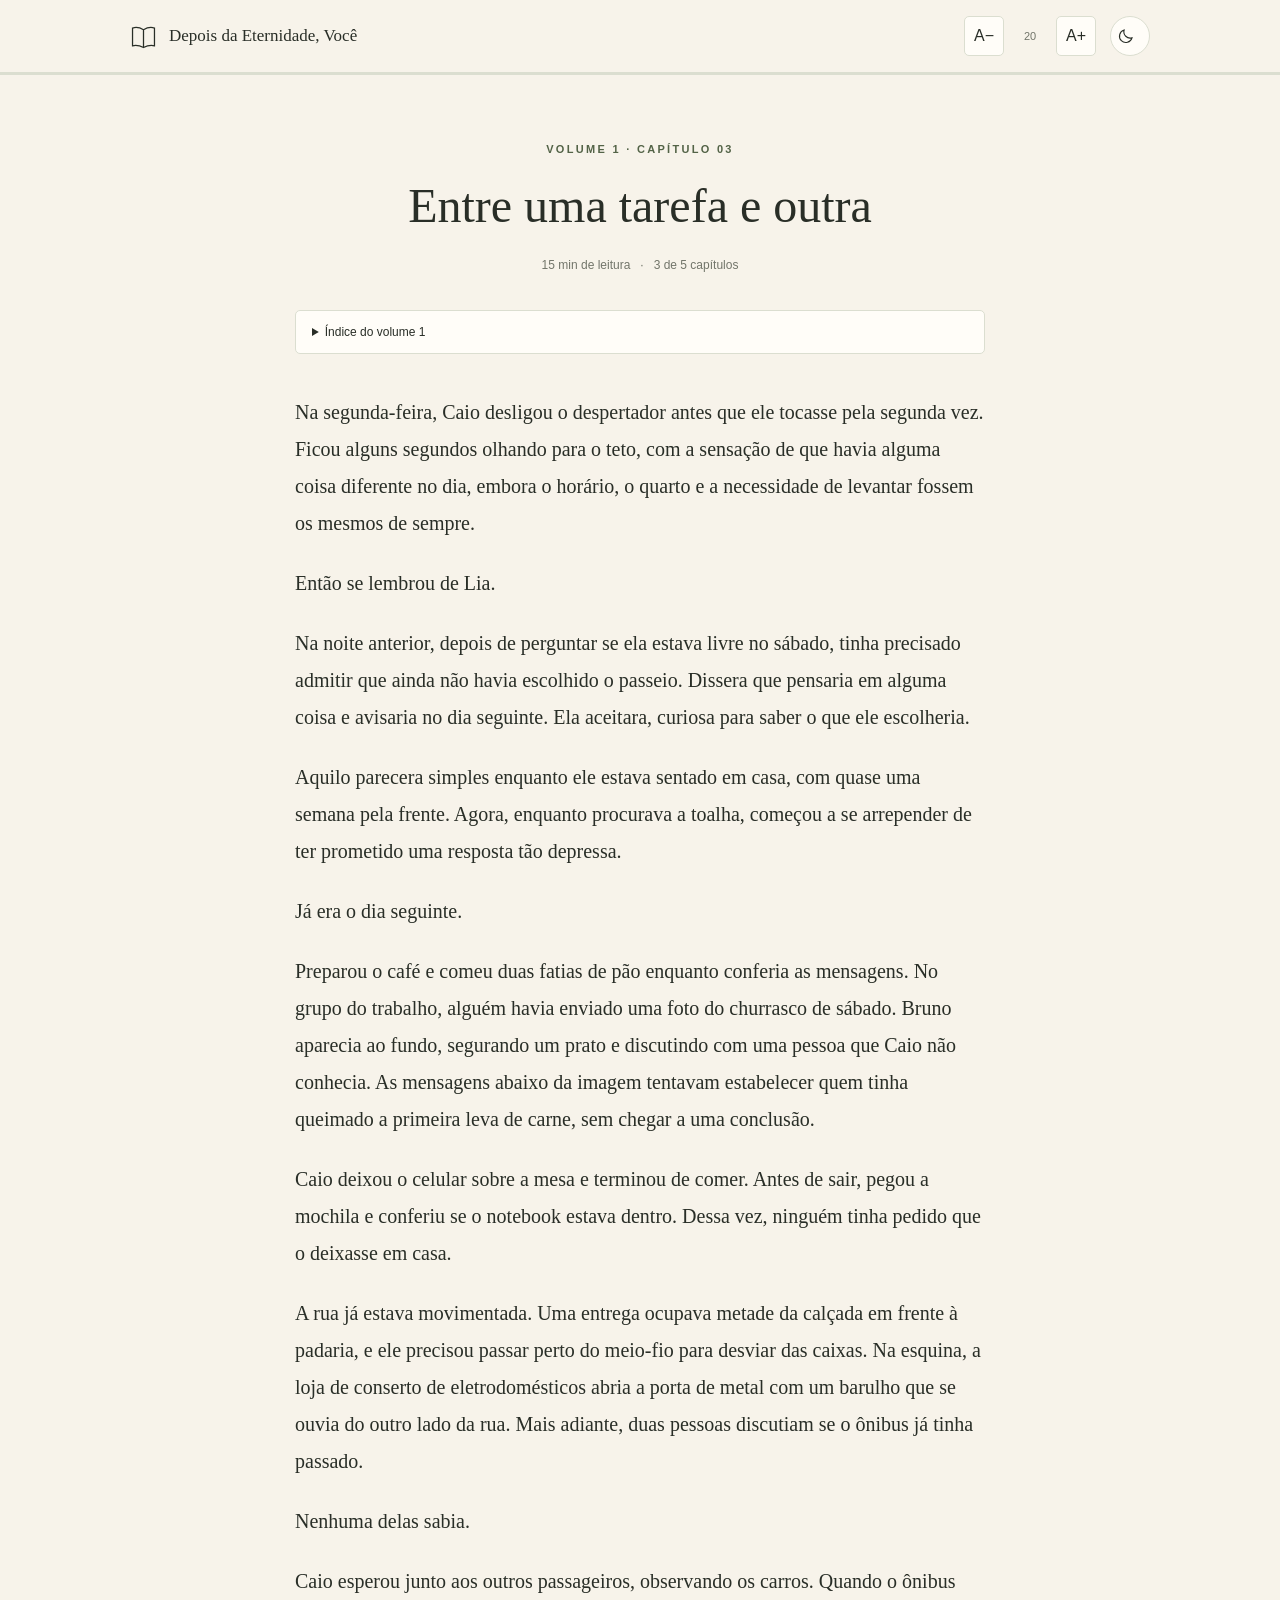
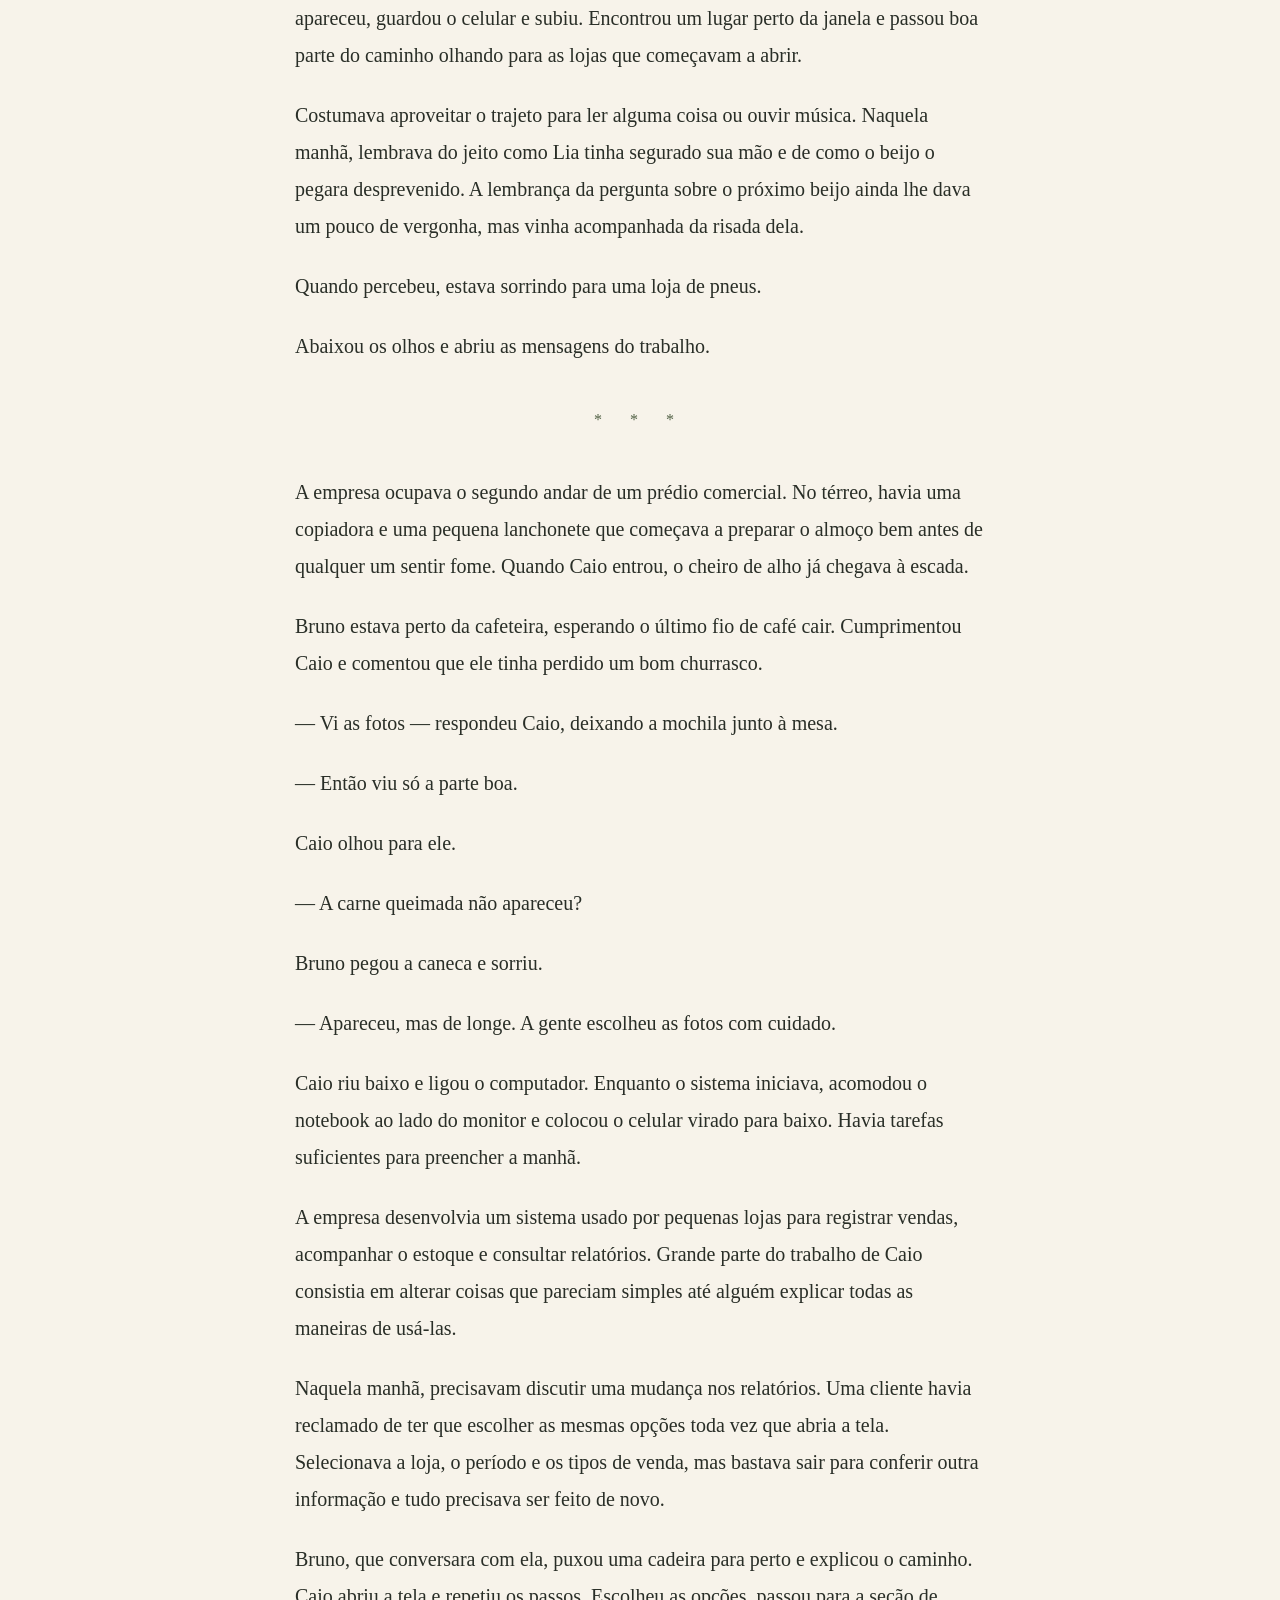
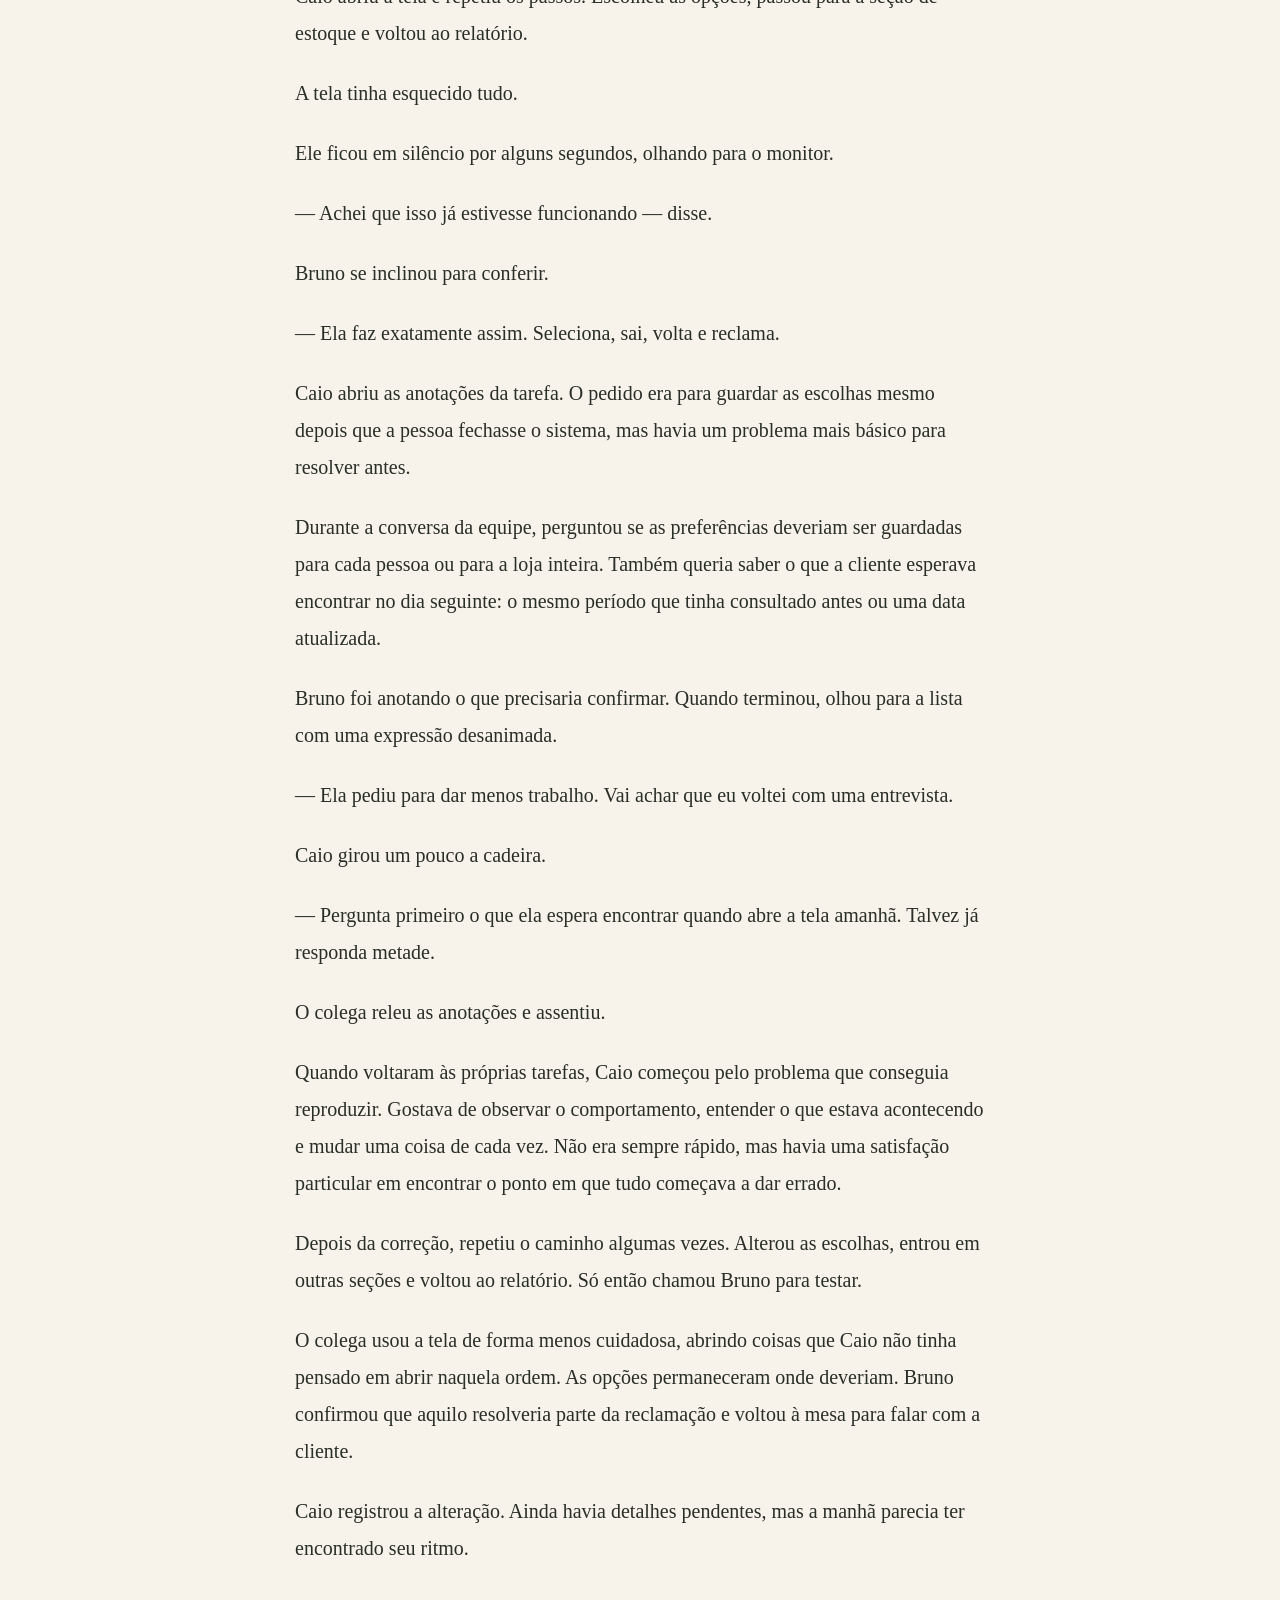
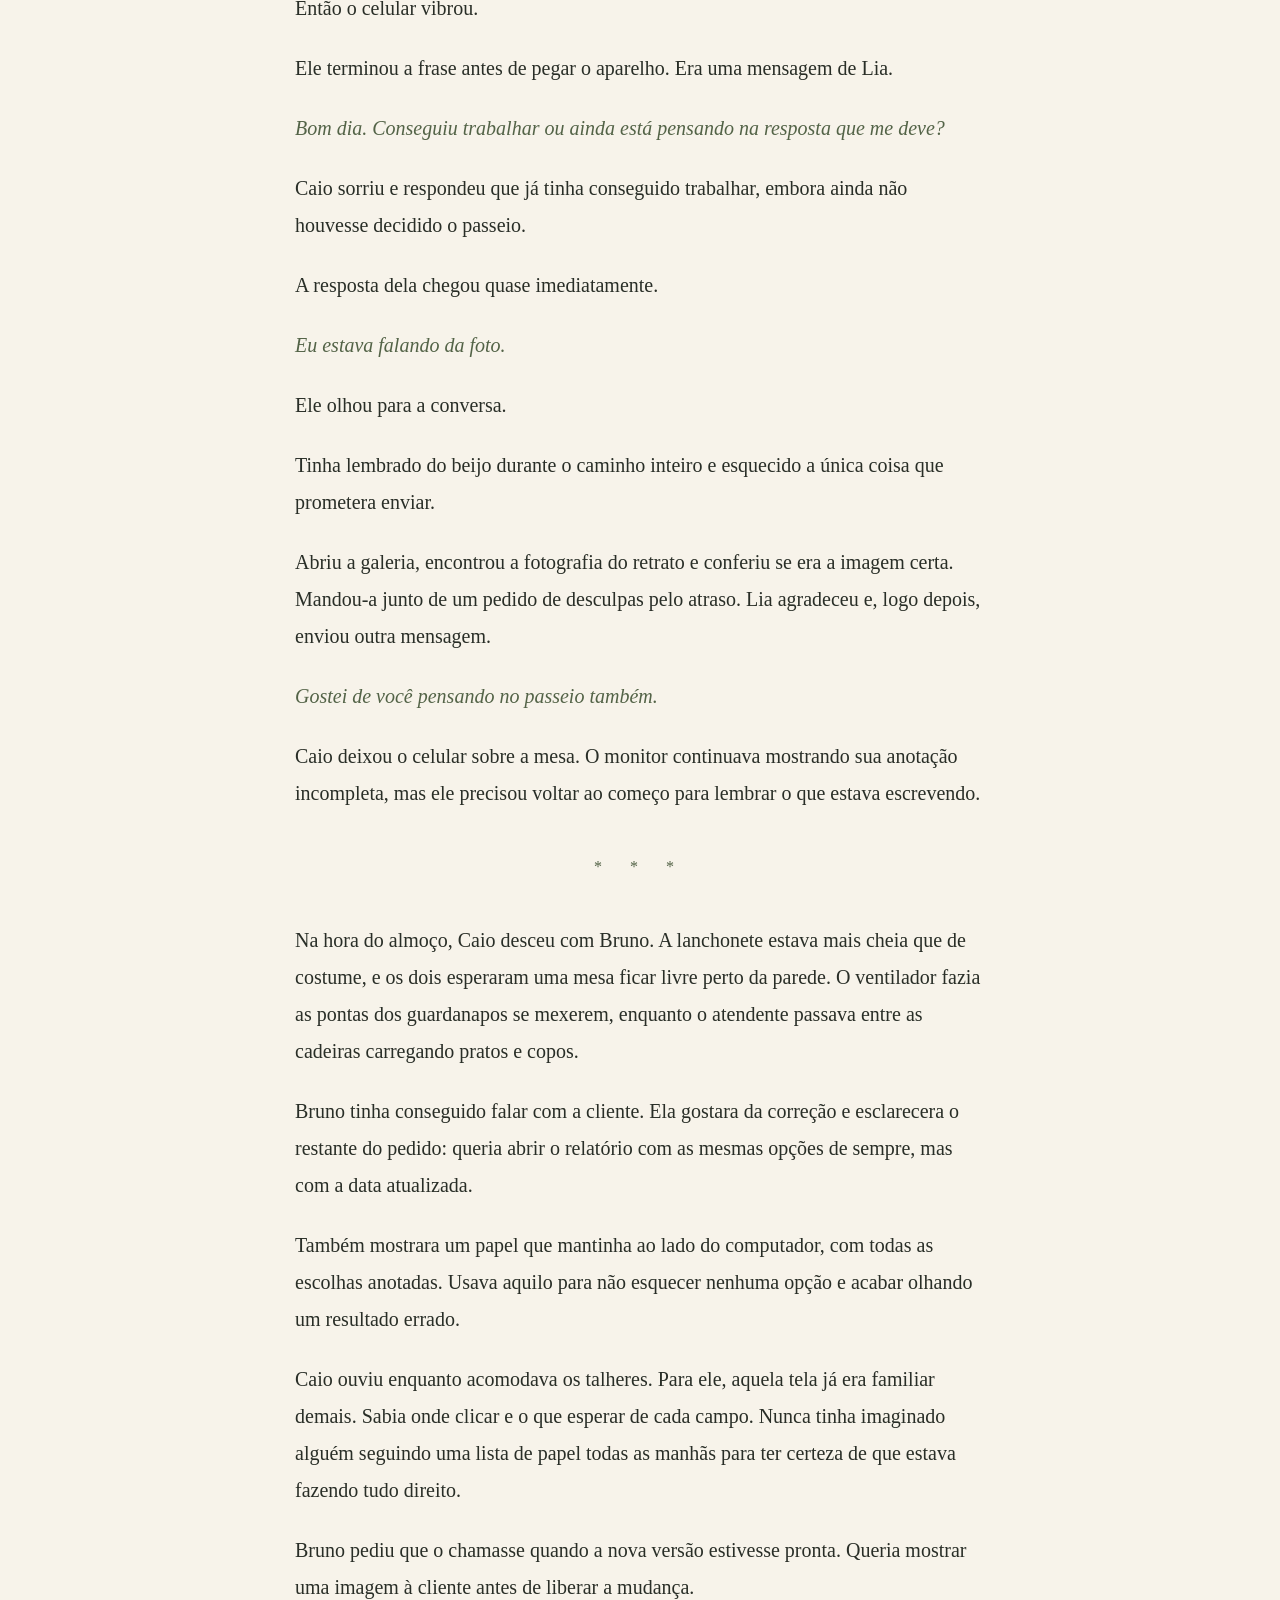
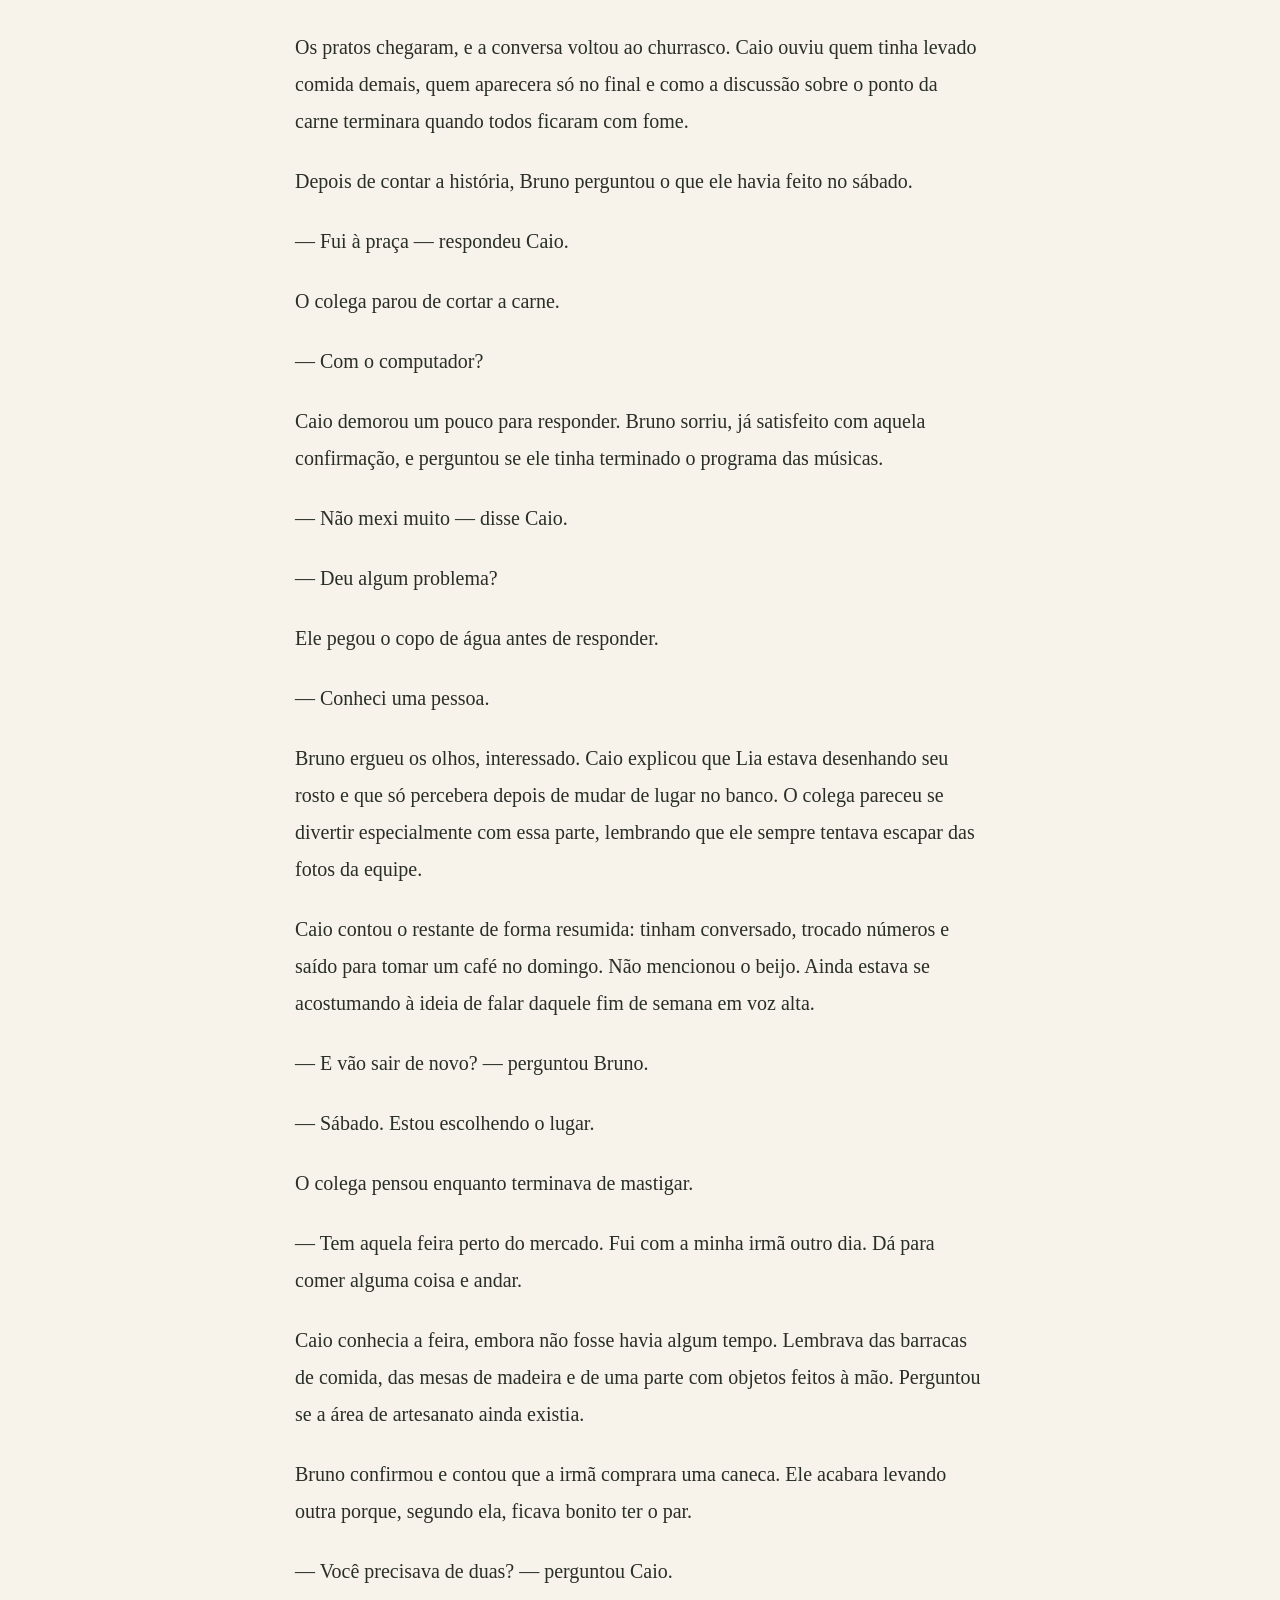
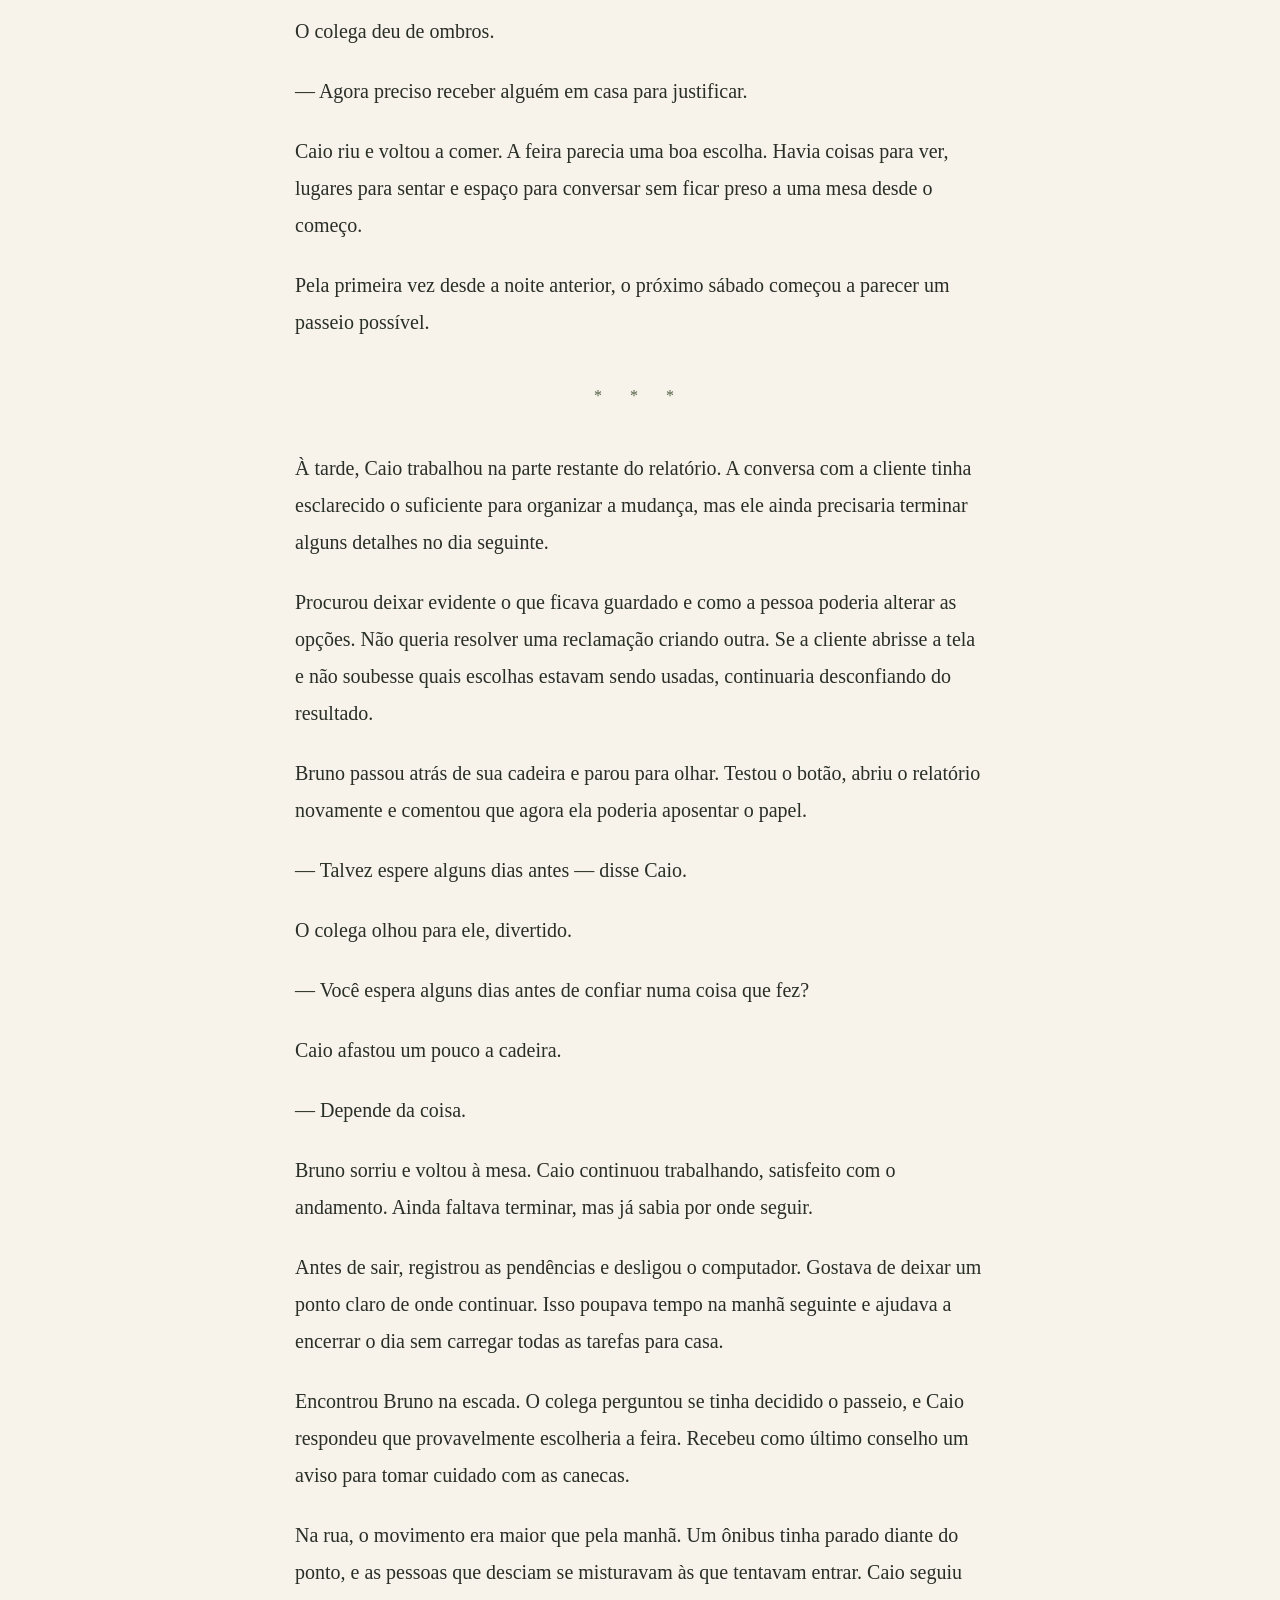
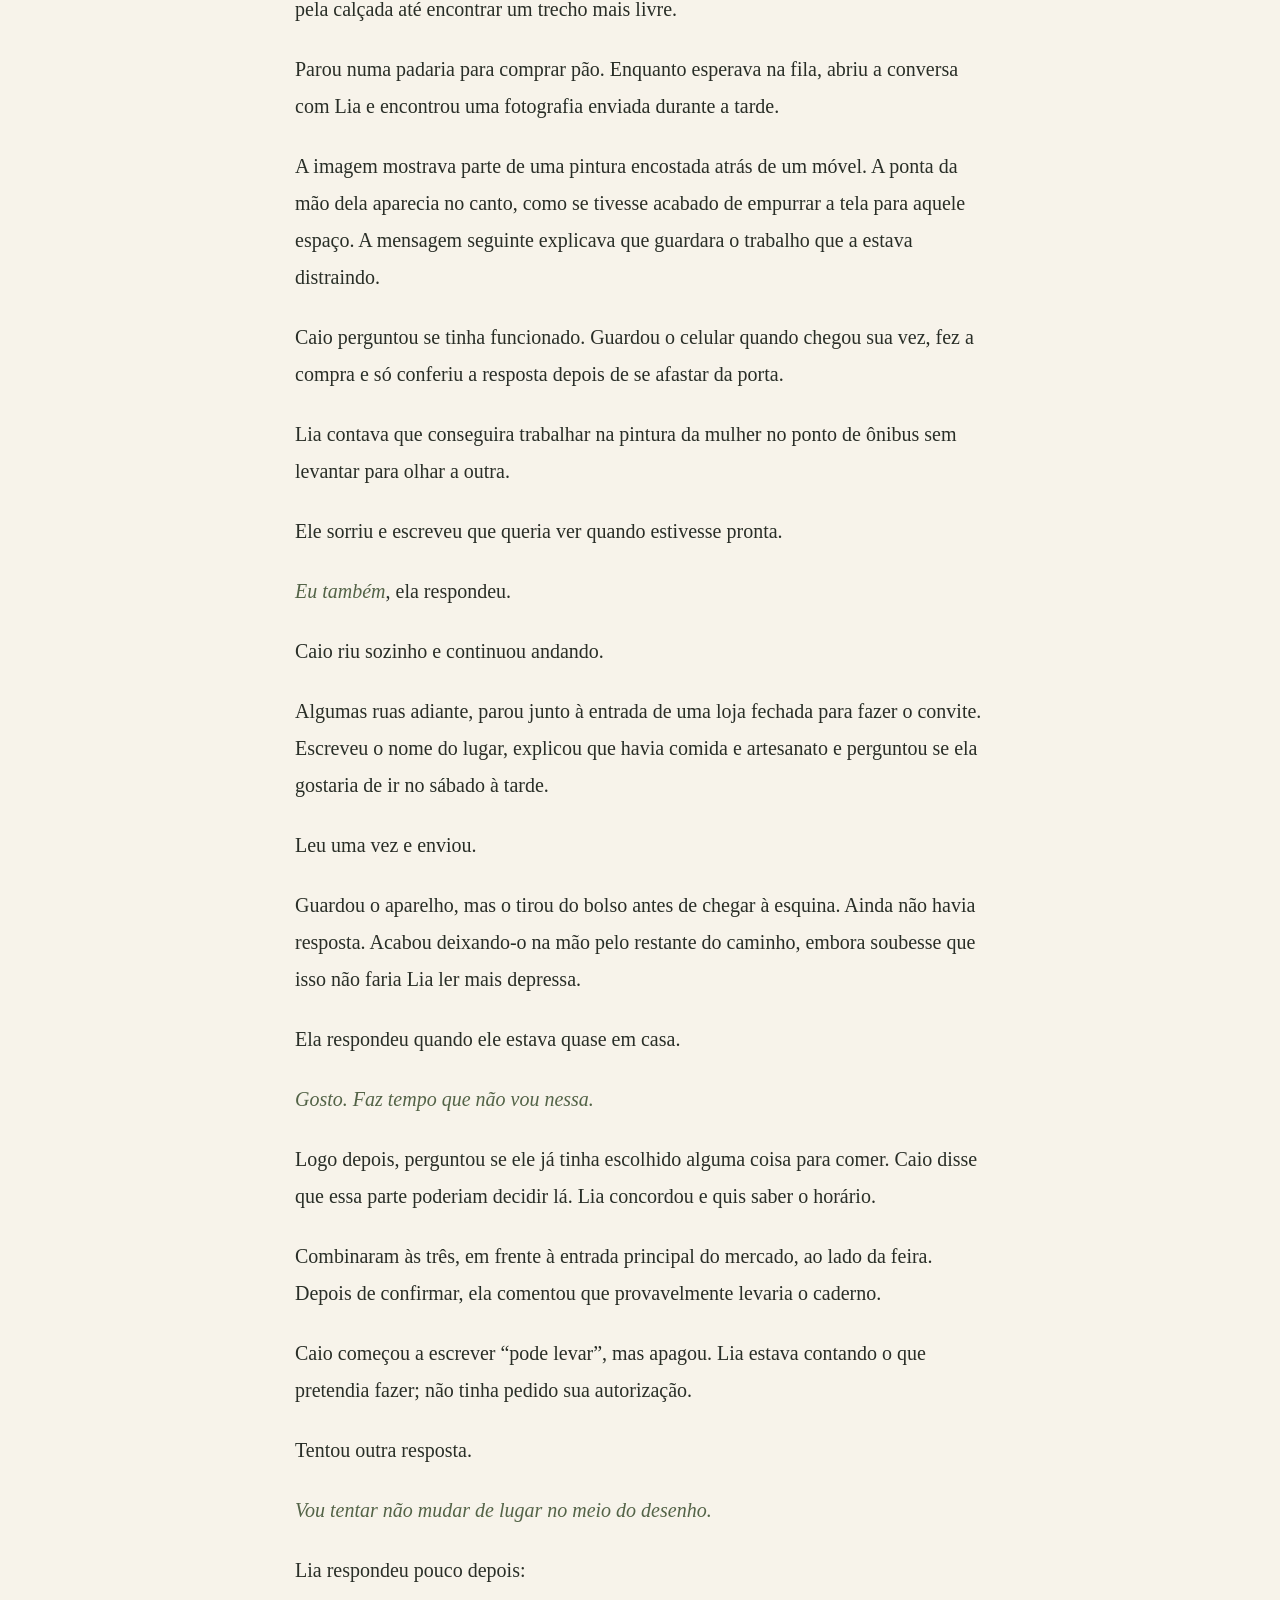
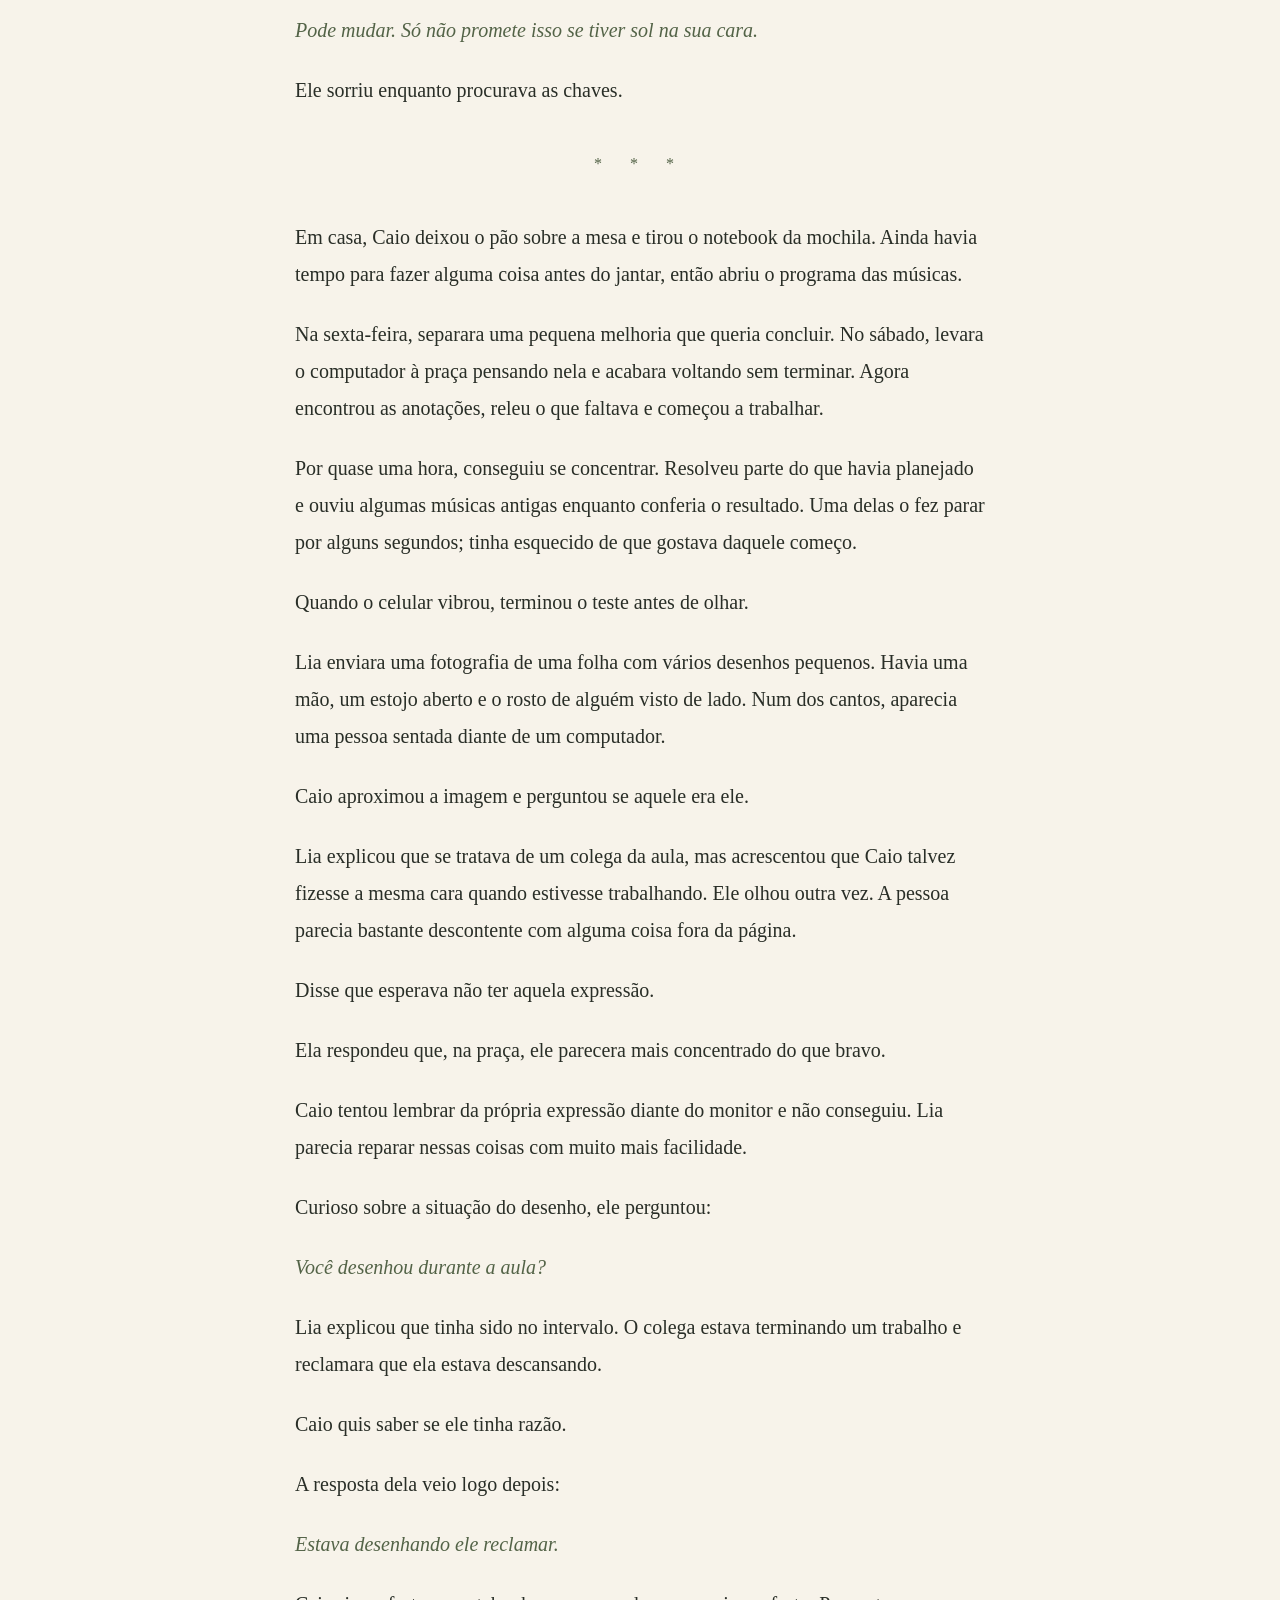
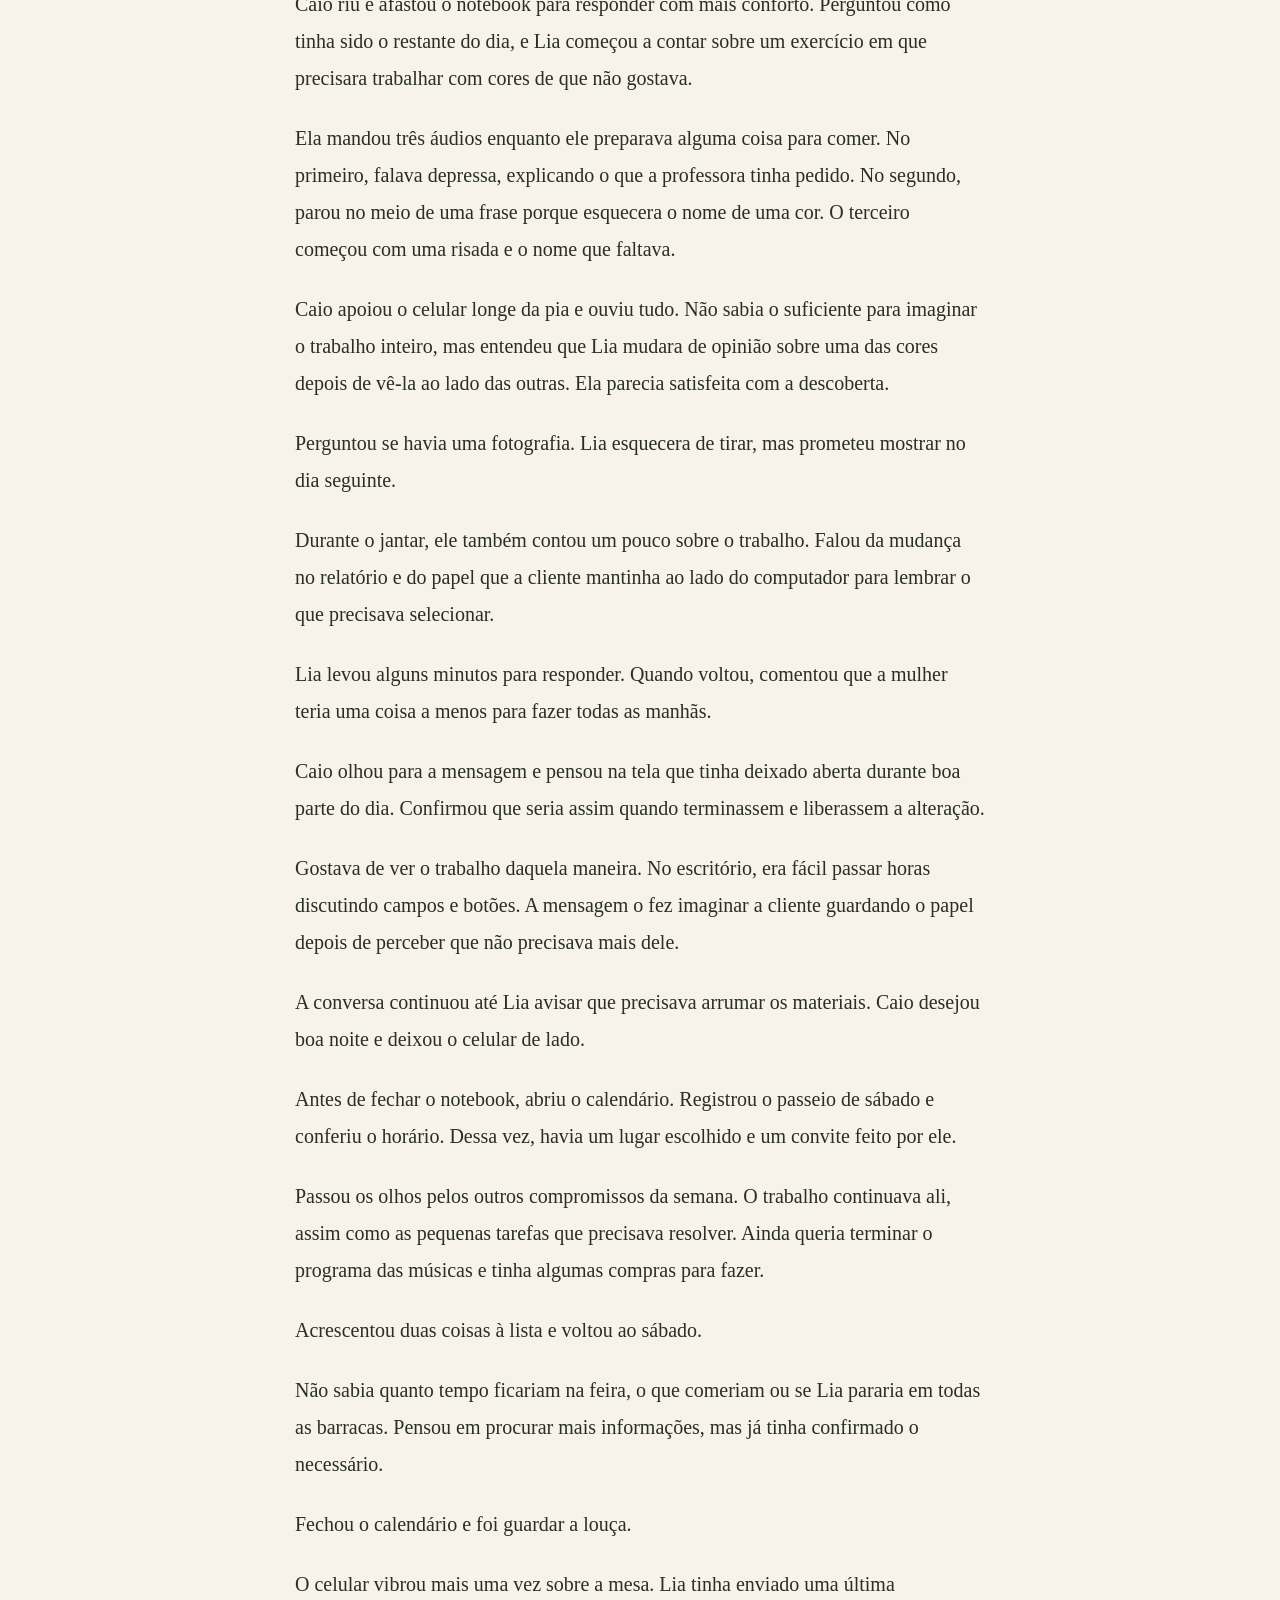
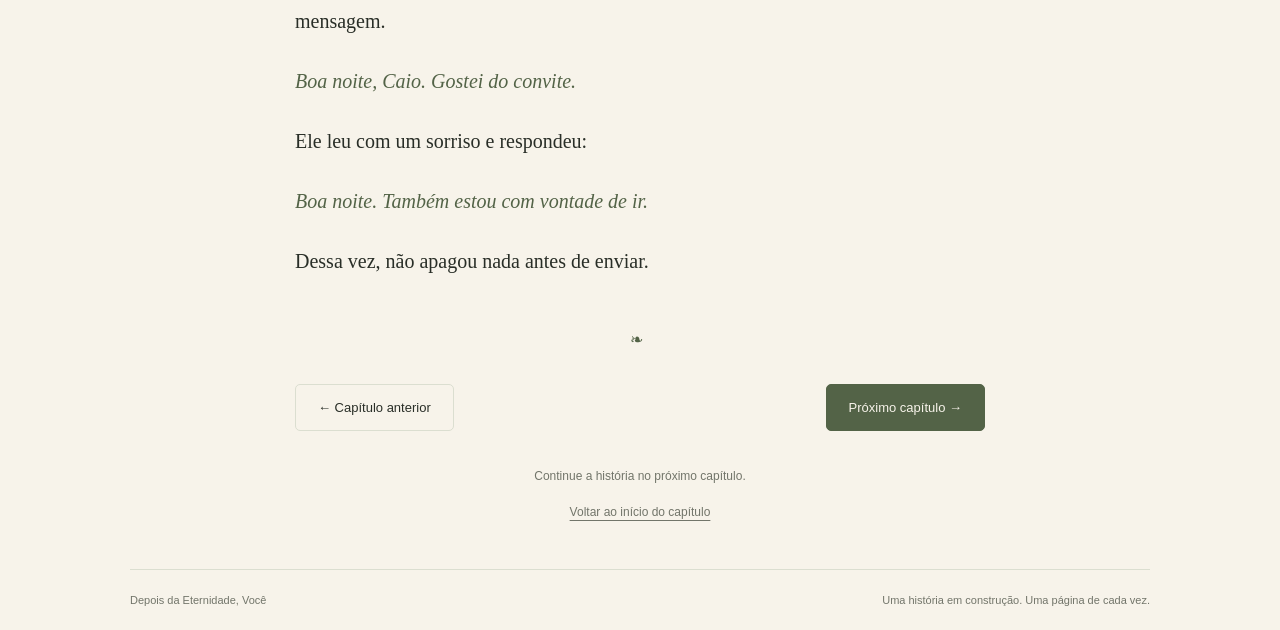
<file: capitulo-3.html>
<!doctype html>
<html lang="pt-BR"><head><meta charset="utf-8"><meta name="viewport" content="width=device-width, initial-scale=1">
<title>Entre uma tarefa e outra · Depois da Eternidade, Você</title><meta name="description" content="Entre uma tarefa e outra — Depois da Eternidade, Você">
<link rel="icon" href="data:image/svg+xml,%3Csvg xmlns=%22http://www.w3.org/2000/svg%22 viewBox=%220 0 32 32%22%3E%3Crect width=%2232%22 height=%2232%22 rx=%227%22 fill=%22%23536447%22/%3E%3Cpath d=%22M16 9c-4-2-7-2-10-1v16c4-1 7 0 10 1 3-1 6-2 10-1V8c-3-1-6-1-10 1v16%22 fill=%22none%22 stroke=%22%23f7f3ea%22 stroke-width=%221.5%22/%3E%3C/svg%3E" type="image/svg+xml"><link rel="stylesheet" href="styles.css"><script src="app.js" defer></script></head>
<body data-chapter-count="5" data-chapter="3"><a class="skip" href="#conteudo">Pular para o conteúdo</a><header class="reader-bar" id="inicio"><div class="reader-shell"><div class="topbar"><a class="brand" href="index.html" aria-label="Depois da Eternidade, Você, início"><svg viewBox="0 0 32 32" fill="none" aria-hidden="true"><path d="M16 8C11 5 6 5 3 6v21c5-1 9 0 13 2 4-2 8-3 13-2V6c-3-1-8-1-13 2Zm0 0v21" stroke="currentColor" stroke-width="1.5"/></svg><span class="brand-title">Depois da Eternidade, Você</span></a><div class="reader-controls js-only" role="group" aria-label="Preferências de leitura"><button type="button" data-font="decrease" aria-label="Diminuir tamanho do texto">A−</button><span class="font-size" aria-label="Tamanho do texto em pixels">20</span><button type="button" data-font="increase" aria-label="Aumentar tamanho do texto">A+</button><button class="theme-toggle js-only" type="button" aria-label="Ativar tema escuro" aria-pressed="false"><svg viewBox="0 0 24 24" fill="none" aria-hidden="true"><path d="M20 14.5A8.5 8.5 0 0 1 9.5 4 8.5 8.5 0 1 0 20 14.5Z" stroke="currentColor" stroke-width="1.5"/></svg></button></div></div></div><div class="progress-track" aria-hidden="true"><div class="progress-fill"></div></div></header>
<div class="reader-shell"><main id="conteudo"><div class="reader-heading"><span class="eyebrow">Volume 1 · Capítulo 03</span><h1>Entre uma tarefa e outra</h1><span class="reader-meta">15 min de leitura &nbsp; · &nbsp; 3 de 5 capítulos</span></div><details class="reader-toc"><summary>Índice do volume 1</summary><nav aria-label="Capítulos do volume 1"><a href="capitulo-1.html">01 · Era só uma tarde livre</a><a href="capitulo-2.html">02 · O próximo convite</a><a href="capitulo-3.html" aria-current="page">03 · Entre uma tarefa e outra</a><a href="capitulo-4.html">04 · Um plano quase seguido</a><a href="capitulo-5.html">05 · Uma pintura pela metade</a></nav></details><article class="prose" aria-label="Texto do capítulo"><p id="p-1">Na segunda-feira, Caio desligou o despertador antes que ele tocasse pela segunda vez. Ficou alguns segundos olhando para o teto, com a sensação de que havia alguma coisa diferente no dia, embora o horário, o quarto e a necessidade de levantar fossem os mesmos de sempre.</p>
<p id="p-2">Então se lembrou de Lia.</p>
<p id="p-3">Na noite anterior, depois de perguntar se ela estava livre no sábado, tinha precisado admitir que ainda não havia escolhido o passeio. Dissera que pensaria em alguma coisa e avisaria no dia seguinte. Ela aceitara, curiosa para saber o que ele escolheria.</p>
<p id="p-4">Aquilo parecera simples enquanto ele estava sentado em casa, com quase uma semana pela frente. Agora, enquanto procurava a toalha, começou a se arrepender de ter prometido uma resposta tão depressa.</p>
<p id="p-5">Já era o dia seguinte.</p>
<p id="p-6">Preparou o café e comeu duas fatias de pão enquanto conferia as mensagens. No grupo do trabalho, alguém havia enviado uma foto do churrasco de sábado. Bruno aparecia ao fundo, segurando um prato e discutindo com uma pessoa que Caio não conhecia. As mensagens abaixo da imagem tentavam estabelecer quem tinha queimado a primeira leva de carne, sem chegar a uma conclusão.</p>
<p id="p-7">Caio deixou o celular sobre a mesa e terminou de comer. Antes de sair, pegou a mochila e conferiu se o notebook estava dentro. Dessa vez, ninguém tinha pedido que o deixasse em casa.</p>
<p id="p-8">A rua já estava movimentada. Uma entrega ocupava metade da calçada em frente à padaria, e ele precisou passar perto do meio-fio para desviar das caixas. Na esquina, a loja de conserto de eletrodomésticos abria a porta de metal com um barulho que se ouvia do outro lado da rua. Mais adiante, duas pessoas discutiam se o ônibus já tinha passado.</p>
<p id="p-9">Nenhuma delas sabia.</p>
<p id="p-10">Caio esperou junto aos outros passageiros, observando os carros. Quando o ônibus apareceu, guardou o celular e subiu. Encontrou um lugar perto da janela e passou boa parte do caminho olhando para as lojas que começavam a abrir.</p>
<p id="p-11">Costumava aproveitar o trajeto para ler alguma coisa ou ouvir música. Naquela manhã, lembrava do jeito como Lia tinha segurado sua mão e de como o beijo o pegara desprevenido. A lembrança da pergunta sobre o próximo beijo ainda lhe dava um pouco de vergonha, mas vinha acompanhada da risada dela.</p>
<p id="p-12">Quando percebeu, estava sorrindo para uma loja de pneus.</p>
<p id="p-13">Abaixou os olhos e abriu as mensagens do trabalho.</p>
<div class="scene-break" id="p-14" role="separator" aria-label="Mudança de cena">* * *</div>
<p id="p-15">A empresa ocupava o segundo andar de um prédio comercial. No térreo, havia uma copiadora e uma pequena lanchonete que começava a preparar o almoço bem antes de qualquer um sentir fome. Quando Caio entrou, o cheiro de alho já chegava à escada.</p>
<p id="p-16">Bruno estava perto da cafeteira, esperando o último fio de café cair. Cumprimentou Caio e comentou que ele tinha perdido um bom churrasco.</p>
<p id="p-17">— Vi as fotos — respondeu Caio, deixando a mochila junto à mesa.</p>
<p id="p-18">— Então viu só a parte boa.</p>
<p id="p-19">Caio olhou para ele.</p>
<p id="p-20">— A carne queimada não apareceu?</p>
<p id="p-21">Bruno pegou a caneca e sorriu.</p>
<p id="p-22">— Apareceu, mas de longe. A gente escolheu as fotos com cuidado.</p>
<p id="p-23">Caio riu baixo e ligou o computador. Enquanto o sistema iniciava, acomodou o notebook ao lado do monitor e colocou o celular virado para baixo. Havia tarefas suficientes para preencher a manhã.</p>
<p id="p-24">A empresa desenvolvia um sistema usado por pequenas lojas para registrar vendas, acompanhar o estoque e consultar relatórios. Grande parte do trabalho de Caio consistia em alterar coisas que pareciam simples até alguém explicar todas as maneiras de usá-las.</p>
<p id="p-25">Naquela manhã, precisavam discutir uma mudança nos relatórios. Uma cliente havia reclamado de ter que escolher as mesmas opções toda vez que abria a tela. Selecionava a loja, o período e os tipos de venda, mas bastava sair para conferir outra informação e tudo precisava ser feito de novo.</p>
<p id="p-26">Bruno, que conversara com ela, puxou uma cadeira para perto e explicou o caminho. Caio abriu a tela e repetiu os passos. Escolheu as opções, passou para a seção de estoque e voltou ao relatório.</p>
<p id="p-27">A tela tinha esquecido tudo.</p>
<p id="p-28">Ele ficou em silêncio por alguns segundos, olhando para o monitor.</p>
<p id="p-29">— Achei que isso já estivesse funcionando — disse.</p>
<p id="p-30">Bruno se inclinou para conferir.</p>
<p id="p-31">— Ela faz exatamente assim. Seleciona, sai, volta e reclama.</p>
<p id="p-32">Caio abriu as anotações da tarefa. O pedido era para guardar as escolhas mesmo depois que a pessoa fechasse o sistema, mas havia um problema mais básico para resolver antes.</p>
<p id="p-33">Durante a conversa da equipe, perguntou se as preferências deveriam ser guardadas para cada pessoa ou para a loja inteira. Também queria saber o que a cliente esperava encontrar no dia seguinte: o mesmo período que tinha consultado antes ou uma data atualizada.</p>
<p id="p-34">Bruno foi anotando o que precisaria confirmar. Quando terminou, olhou para a lista com uma expressão desanimada.</p>
<p id="p-35">— Ela pediu para dar menos trabalho. Vai achar que eu voltei com uma entrevista.</p>
<p id="p-36">Caio girou um pouco a cadeira.</p>
<p id="p-37">— Pergunta primeiro o que ela espera encontrar quando abre a tela amanhã. Talvez já responda metade.</p>
<p id="p-38">O colega releu as anotações e assentiu.</p>
<p id="p-39">Quando voltaram às próprias tarefas, Caio começou pelo problema que conseguia reproduzir. Gostava de observar o comportamento, entender o que estava acontecendo e mudar uma coisa de cada vez. Não era sempre rápido, mas havia uma satisfação particular em encontrar o ponto em que tudo começava a dar errado.</p>
<p id="p-40">Depois da correção, repetiu o caminho algumas vezes. Alterou as escolhas, entrou em outras seções e voltou ao relatório. Só então chamou Bruno para testar.</p>
<p id="p-41">O colega usou a tela de forma menos cuidadosa, abrindo coisas que Caio não tinha pensado em abrir naquela ordem. As opções permaneceram onde deveriam. Bruno confirmou que aquilo resolveria parte da reclamação e voltou à mesa para falar com a cliente.</p>
<p id="p-42">Caio registrou a alteração. Ainda havia detalhes pendentes, mas a manhã parecia ter encontrado seu ritmo.</p>
<p id="p-43">Então o celular vibrou.</p>
<p id="p-44">Ele terminou a frase antes de pegar o aparelho. Era uma mensagem de Lia.</p>
<p id="p-45"><em>Bom dia. Conseguiu trabalhar ou ainda está pensando na resposta que me deve?</em></p>
<p id="p-46">Caio sorriu e respondeu que já tinha conseguido trabalhar, embora ainda não houvesse decidido o passeio.</p>
<p id="p-47">A resposta dela chegou quase imediatamente.</p>
<p id="p-48"><em>Eu estava falando da foto.</em></p>
<p id="p-49">Ele olhou para a conversa.</p>
<p id="p-50">Tinha lembrado do beijo durante o caminho inteiro e esquecido a única coisa que prometera enviar.</p>
<p id="p-51">Abriu a galeria, encontrou a fotografia do retrato e conferiu se era a imagem certa. Mandou-a junto de um pedido de desculpas pelo atraso. Lia agradeceu e, logo depois, enviou outra mensagem.</p>
<p id="p-52"><em>Gostei de você pensando no passeio também.</em></p>
<p id="p-53">Caio deixou o celular sobre a mesa. O monitor continuava mostrando sua anotação incompleta, mas ele precisou voltar ao começo para lembrar o que estava escrevendo.</p>
<div class="scene-break" id="p-54" role="separator" aria-label="Mudança de cena">* * *</div>
<p id="p-55">Na hora do almoço, Caio desceu com Bruno. A lanchonete estava mais cheia que de costume, e os dois esperaram uma mesa ficar livre perto da parede. O ventilador fazia as pontas dos guardanapos se mexerem, enquanto o atendente passava entre as cadeiras carregando pratos e copos.</p>
<p id="p-56">Bruno tinha conseguido falar com a cliente. Ela gostara da correção e esclarecera o restante do pedido: queria abrir o relatório com as mesmas opções de sempre, mas com a data atualizada.</p>
<p id="p-57">Também mostrara um papel que mantinha ao lado do computador, com todas as escolhas anotadas. Usava aquilo para não esquecer nenhuma opção e acabar olhando um resultado errado.</p>
<p id="p-58">Caio ouviu enquanto acomodava os talheres. Para ele, aquela tela já era familiar demais. Sabia onde clicar e o que esperar de cada campo. Nunca tinha imaginado alguém seguindo uma lista de papel todas as manhãs para ter certeza de que estava fazendo tudo direito.</p>
<p id="p-59">Bruno pediu que o chamasse quando a nova versão estivesse pronta. Queria mostrar uma imagem à cliente antes de liberar a mudança.</p>
<p id="p-60">Os pratos chegaram, e a conversa voltou ao churrasco. Caio ouviu quem tinha levado comida demais, quem aparecera só no final e como a discussão sobre o ponto da carne terminara quando todos ficaram com fome.</p>
<p id="p-61">Depois de contar a história, Bruno perguntou o que ele havia feito no sábado.</p>
<p id="p-62">— Fui à praça — respondeu Caio.</p>
<p id="p-63">O colega parou de cortar a carne.</p>
<p id="p-64">— Com o computador?</p>
<p id="p-65">Caio demorou um pouco para responder. Bruno sorriu, já satisfeito com aquela confirmação, e perguntou se ele tinha terminado o programa das músicas.</p>
<p id="p-66">— Não mexi muito — disse Caio.</p>
<p id="p-67">— Deu algum problema?</p>
<p id="p-68">Ele pegou o copo de água antes de responder.</p>
<p id="p-69">— Conheci uma pessoa.</p>
<p id="p-70">Bruno ergueu os olhos, interessado. Caio explicou que Lia estava desenhando seu rosto e que só percebera depois de mudar de lugar no banco. O colega pareceu se divertir especialmente com essa parte, lembrando que ele sempre tentava escapar das fotos da equipe.</p>
<p id="p-71">Caio contou o restante de forma resumida: tinham conversado, trocado números e saído para tomar um café no domingo. Não mencionou o beijo. Ainda estava se acostumando à ideia de falar daquele fim de semana em voz alta.</p>
<p id="p-72">— E vão sair de novo? — perguntou Bruno.</p>
<p id="p-73">— Sábado. Estou escolhendo o lugar.</p>
<p id="p-74">O colega pensou enquanto terminava de mastigar.</p>
<p id="p-75">— Tem aquela feira perto do mercado. Fui com a minha irmã outro dia. Dá para comer alguma coisa e andar.</p>
<p id="p-76">Caio conhecia a feira, embora não fosse havia algum tempo. Lembrava das barracas de comida, das mesas de madeira e de uma parte com objetos feitos à mão. Perguntou se a área de artesanato ainda existia.</p>
<p id="p-77">Bruno confirmou e contou que a irmã comprara uma caneca. Ele acabara levando outra porque, segundo ela, ficava bonito ter o par.</p>
<p id="p-78">— Você precisava de duas? — perguntou Caio.</p>
<p id="p-79">O colega deu de ombros.</p>
<p id="p-80">— Agora preciso receber alguém em casa para justificar.</p>
<p id="p-81">Caio riu e voltou a comer. A feira parecia uma boa escolha. Havia coisas para ver, lugares para sentar e espaço para conversar sem ficar preso a uma mesa desde o começo.</p>
<p id="p-82">Pela primeira vez desde a noite anterior, o próximo sábado começou a parecer um passeio possível.</p>
<div class="scene-break" id="p-83" role="separator" aria-label="Mudança de cena">* * *</div>
<p id="p-84">À tarde, Caio trabalhou na parte restante do relatório. A conversa com a cliente tinha esclarecido o suficiente para organizar a mudança, mas ele ainda precisaria terminar alguns detalhes no dia seguinte.</p>
<p id="p-85">Procurou deixar evidente o que ficava guardado e como a pessoa poderia alterar as opções. Não queria resolver uma reclamação criando outra. Se a cliente abrisse a tela e não soubesse quais escolhas estavam sendo usadas, continuaria desconfiando do resultado.</p>
<p id="p-86">Bruno passou atrás de sua cadeira e parou para olhar. Testou o botão, abriu o relatório novamente e comentou que agora ela poderia aposentar o papel.</p>
<p id="p-87">— Talvez espere alguns dias antes — disse Caio.</p>
<p id="p-88">O colega olhou para ele, divertido.</p>
<p id="p-89">— Você espera alguns dias antes de confiar numa coisa que fez?</p>
<p id="p-90">Caio afastou um pouco a cadeira.</p>
<p id="p-91">— Depende da coisa.</p>
<p id="p-92">Bruno sorriu e voltou à mesa. Caio continuou trabalhando, satisfeito com o andamento. Ainda faltava terminar, mas já sabia por onde seguir.</p>
<p id="p-93">Antes de sair, registrou as pendências e desligou o computador. Gostava de deixar um ponto claro de onde continuar. Isso poupava tempo na manhã seguinte e ajudava a encerrar o dia sem carregar todas as tarefas para casa.</p>
<p id="p-94">Encontrou Bruno na escada. O colega perguntou se tinha decidido o passeio, e Caio respondeu que provavelmente escolheria a feira. Recebeu como último conselho um aviso para tomar cuidado com as canecas.</p>
<p id="p-95">Na rua, o movimento era maior que pela manhã. Um ônibus tinha parado diante do ponto, e as pessoas que desciam se misturavam às que tentavam entrar. Caio seguiu pela calçada até encontrar um trecho mais livre.</p>
<p id="p-96">Parou numa padaria para comprar pão. Enquanto esperava na fila, abriu a conversa com Lia e encontrou uma fotografia enviada durante a tarde.</p>
<p id="p-97">A imagem mostrava parte de uma pintura encostada atrás de um móvel. A ponta da mão dela aparecia no canto, como se tivesse acabado de empurrar a tela para aquele espaço. A mensagem seguinte explicava que guardara o trabalho que a estava distraindo.</p>
<p id="p-98">Caio perguntou se tinha funcionado. Guardou o celular quando chegou sua vez, fez a compra e só conferiu a resposta depois de se afastar da porta.</p>
<p id="p-99">Lia contava que conseguira trabalhar na pintura da mulher no ponto de ônibus sem levantar para olhar a outra.</p>
<p id="p-100">Ele sorriu e escreveu que queria ver quando estivesse pronta.</p>
<p id="p-101"><em>Eu também</em>, ela respondeu.</p>
<p id="p-102">Caio riu sozinho e continuou andando.</p>
<p id="p-103">Algumas ruas adiante, parou junto à entrada de uma loja fechada para fazer o convite. Escreveu o nome do lugar, explicou que havia comida e artesanato e perguntou se ela gostaria de ir no sábado à tarde.</p>
<p id="p-104">Leu uma vez e enviou.</p>
<p id="p-105">Guardou o aparelho, mas o tirou do bolso antes de chegar à esquina. Ainda não havia resposta. Acabou deixando-o na mão pelo restante do caminho, embora soubesse que isso não faria Lia ler mais depressa.</p>
<p id="p-106">Ela respondeu quando ele estava quase em casa.</p>
<p id="p-107"><em>Gosto. Faz tempo que não vou nessa.</em></p>
<p id="p-108">Logo depois, perguntou se ele já tinha escolhido alguma coisa para comer. Caio disse que essa parte poderiam decidir lá. Lia concordou e quis saber o horário.</p>
<p id="p-109">Combinaram às três, em frente à entrada principal do mercado, ao lado da feira. Depois de confirmar, ela comentou que provavelmente levaria o caderno.</p>
<p id="p-110">Caio começou a escrever “pode levar”, mas apagou. Lia estava contando o que pretendia fazer; não tinha pedido sua autorização.</p>
<p id="p-111">Tentou outra resposta.</p>
<p id="p-112"><em>Vou tentar não mudar de lugar no meio do desenho.</em></p>
<p id="p-113">Lia respondeu pouco depois:</p>
<p id="p-114"><em>Pode mudar. Só não promete isso se tiver sol na sua cara.</em></p>
<p id="p-115">Ele sorriu enquanto procurava as chaves.</p>
<div class="scene-break" id="p-116" role="separator" aria-label="Mudança de cena">* * *</div>
<p id="p-117">Em casa, Caio deixou o pão sobre a mesa e tirou o notebook da mochila. Ainda havia tempo para fazer alguma coisa antes do jantar, então abriu o programa das músicas.</p>
<p id="p-118">Na sexta-feira, separara uma pequena melhoria que queria concluir. No sábado, levara o computador à praça pensando nela e acabara voltando sem terminar. Agora encontrou as anotações, releu o que faltava e começou a trabalhar.</p>
<p id="p-119">Por quase uma hora, conseguiu se concentrar. Resolveu parte do que havia planejado e ouviu algumas músicas antigas enquanto conferia o resultado. Uma delas o fez parar por alguns segundos; tinha esquecido de que gostava daquele começo.</p>
<p id="p-120">Quando o celular vibrou, terminou o teste antes de olhar.</p>
<p id="p-121">Lia enviara uma fotografia de uma folha com vários desenhos pequenos. Havia uma mão, um estojo aberto e o rosto de alguém visto de lado. Num dos cantos, aparecia uma pessoa sentada diante de um computador.</p>
<p id="p-122">Caio aproximou a imagem e perguntou se aquele era ele.</p>
<p id="p-123">Lia explicou que se tratava de um colega da aula, mas acrescentou que Caio talvez fizesse a mesma cara quando estivesse trabalhando. Ele olhou outra vez. A pessoa parecia bastante descontente com alguma coisa fora da página.</p>
<p id="p-124">Disse que esperava não ter aquela expressão.</p>
<p id="p-125">Ela respondeu que, na praça, ele parecera mais concentrado do que bravo.</p>
<p id="p-126">Caio tentou lembrar da própria expressão diante do monitor e não conseguiu. Lia parecia reparar nessas coisas com muito mais facilidade.</p>
<p id="p-127">Curioso sobre a situação do desenho, ele perguntou:</p>
<p id="p-128"><em>Você desenhou durante a aula?</em></p>
<p id="p-129">Lia explicou que tinha sido no intervalo. O colega estava terminando um trabalho e reclamara que ela estava descansando.</p>
<p id="p-130">Caio quis saber se ele tinha razão.</p>
<p id="p-131">A resposta dela veio logo depois:</p>
<p id="p-132"><em>Estava desenhando ele reclamar.</em></p>
<p id="p-133">Caio riu e afastou o notebook para responder com mais conforto. Perguntou como tinha sido o restante do dia, e Lia começou a contar sobre um exercício em que precisara trabalhar com cores de que não gostava.</p>
<p id="p-134">Ela mandou três áudios enquanto ele preparava alguma coisa para comer. No primeiro, falava depressa, explicando o que a professora tinha pedido. No segundo, parou no meio de uma frase porque esquecera o nome de uma cor. O terceiro começou com uma risada e o nome que faltava.</p>
<p id="p-135">Caio apoiou o celular longe da pia e ouviu tudo. Não sabia o suficiente para imaginar o trabalho inteiro, mas entendeu que Lia mudara de opinião sobre uma das cores depois de vê-la ao lado das outras. Ela parecia satisfeita com a descoberta.</p>
<p id="p-136">Perguntou se havia uma fotografia. Lia esquecera de tirar, mas prometeu mostrar no dia seguinte.</p>
<p id="p-137">Durante o jantar, ele também contou um pouco sobre o trabalho. Falou da mudança no relatório e do papel que a cliente mantinha ao lado do computador para lembrar o que precisava selecionar.</p>
<p id="p-138">Lia levou alguns minutos para responder. Quando voltou, comentou que a mulher teria uma coisa a menos para fazer todas as manhãs.</p>
<p id="p-139">Caio olhou para a mensagem e pensou na tela que tinha deixado aberta durante boa parte do dia. Confirmou que seria assim quando terminassem e liberassem a alteração.</p>
<p id="p-140">Gostava de ver o trabalho daquela maneira. No escritório, era fácil passar horas discutindo campos e botões. A mensagem o fez imaginar a cliente guardando o papel depois de perceber que não precisava mais dele.</p>
<p id="p-141">A conversa continuou até Lia avisar que precisava arrumar os materiais. Caio desejou boa noite e deixou o celular de lado.</p>
<p id="p-142">Antes de fechar o notebook, abriu o calendário. Registrou o passeio de sábado e conferiu o horário. Dessa vez, havia um lugar escolhido e um convite feito por ele.</p>
<p id="p-143">Passou os olhos pelos outros compromissos da semana. O trabalho continuava ali, assim como as pequenas tarefas que precisava resolver. Ainda queria terminar o programa das músicas e tinha algumas compras para fazer.</p>
<p id="p-144">Acrescentou duas coisas à lista e voltou ao sábado.</p>
<p id="p-145">Não sabia quanto tempo ficariam na feira, o que comeriam ou se Lia pararia em todas as barracas. Pensou em procurar mais informações, mas já tinha confirmado o necessário.</p>
<p id="p-146">Fechou o calendário e foi guardar a louça.</p>
<p id="p-147">O celular vibrou mais uma vez sobre a mesa. Lia tinha enviado uma última mensagem.</p>
<p id="p-148"><em>Boa noite, Caio. Gostei do convite.</em></p>
<p id="p-149">Ele leu com um sorriso e respondeu:</p>
<p id="p-150"><em>Boa noite. Também estou com vontade de ir.</em></p>
<p id="p-151">Dessa vez, não apagou nada antes de enviar.</p></article><div class="end-mark" aria-hidden="true">❧</div><nav class="chapter-nav" aria-label="Navegação entre capítulos"><a class="button" href="capitulo-2.html">← Capítulo anterior</a><a class="button primary" href="capitulo-4.html">Próximo capítulo →</a></nav><div class="reading-status">Continue a história no próximo capítulo.<a class="back-top" href="#inicio">Voltar ao início do capítulo</a></div></main><footer class="footer"><span>Depois da Eternidade, Você</span><span>Uma história em construção. Uma página de cada vez.</span></footer></div></body></html>
</file>
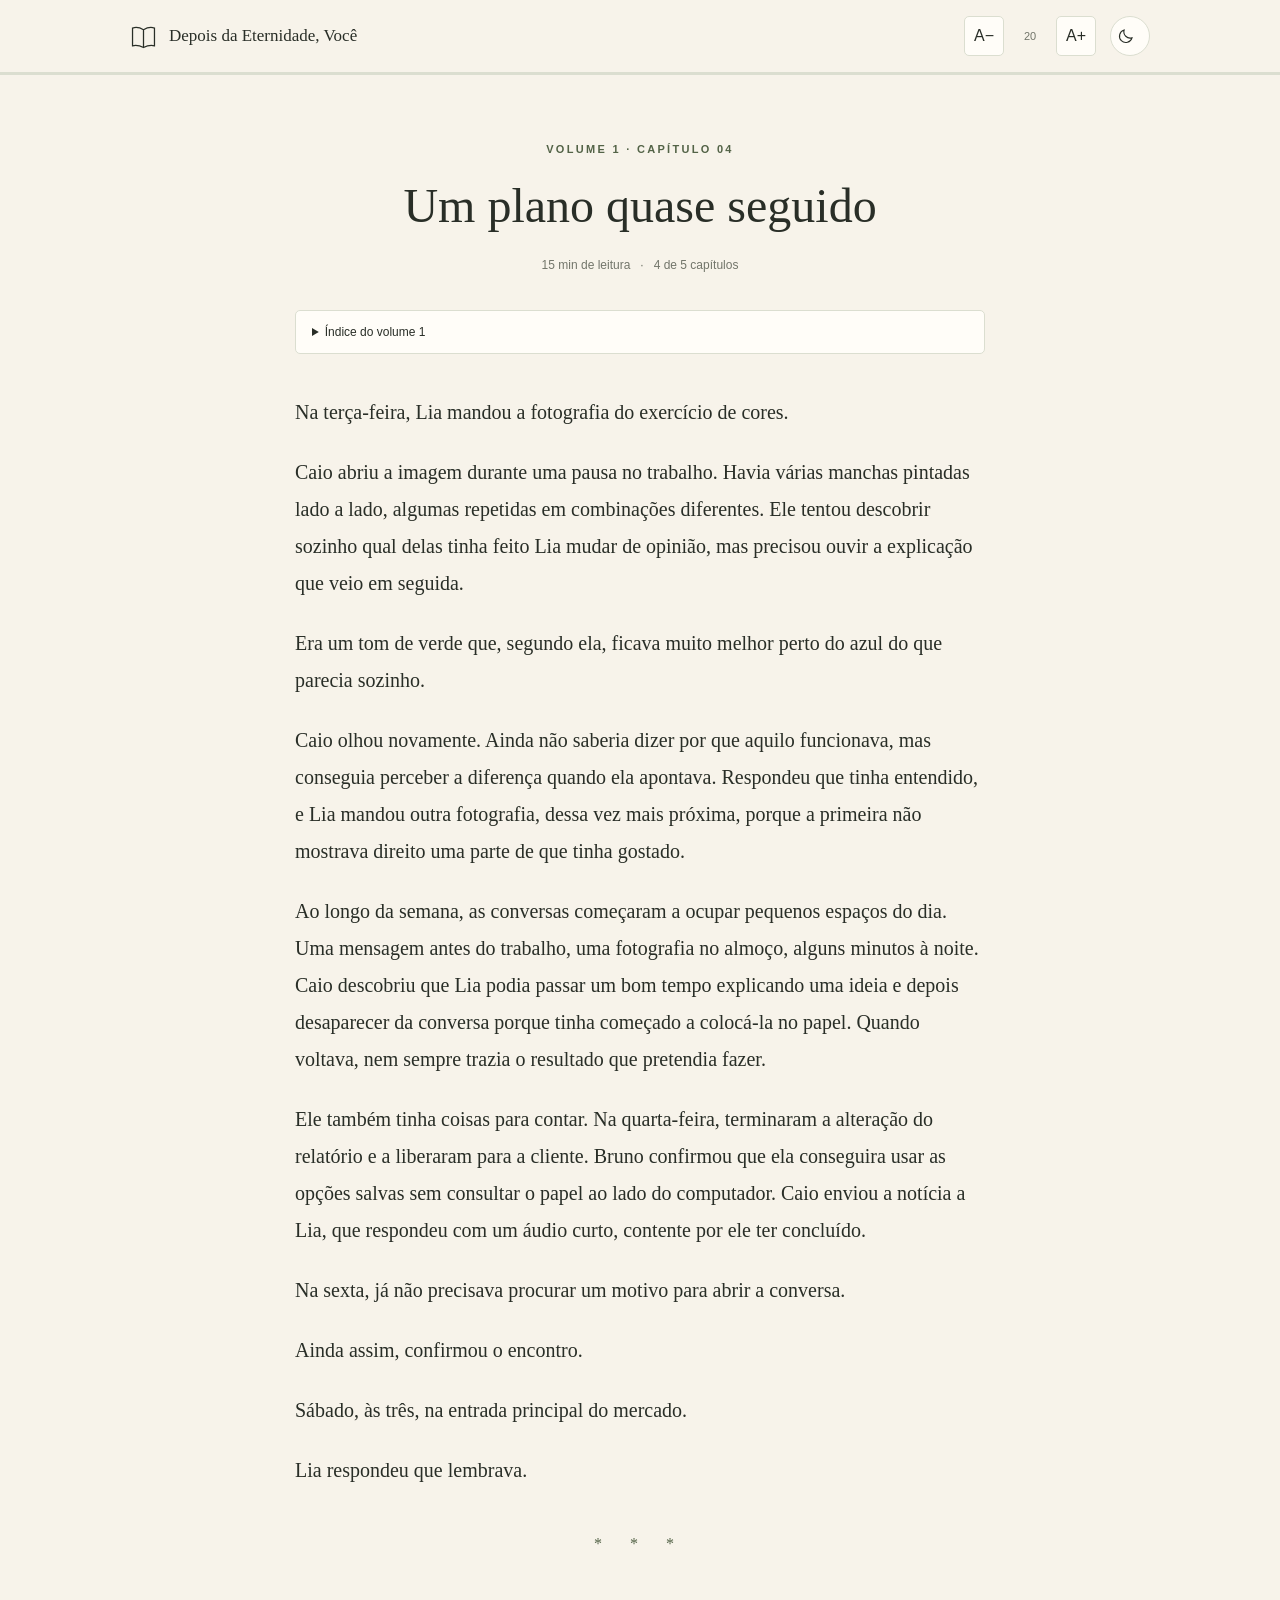
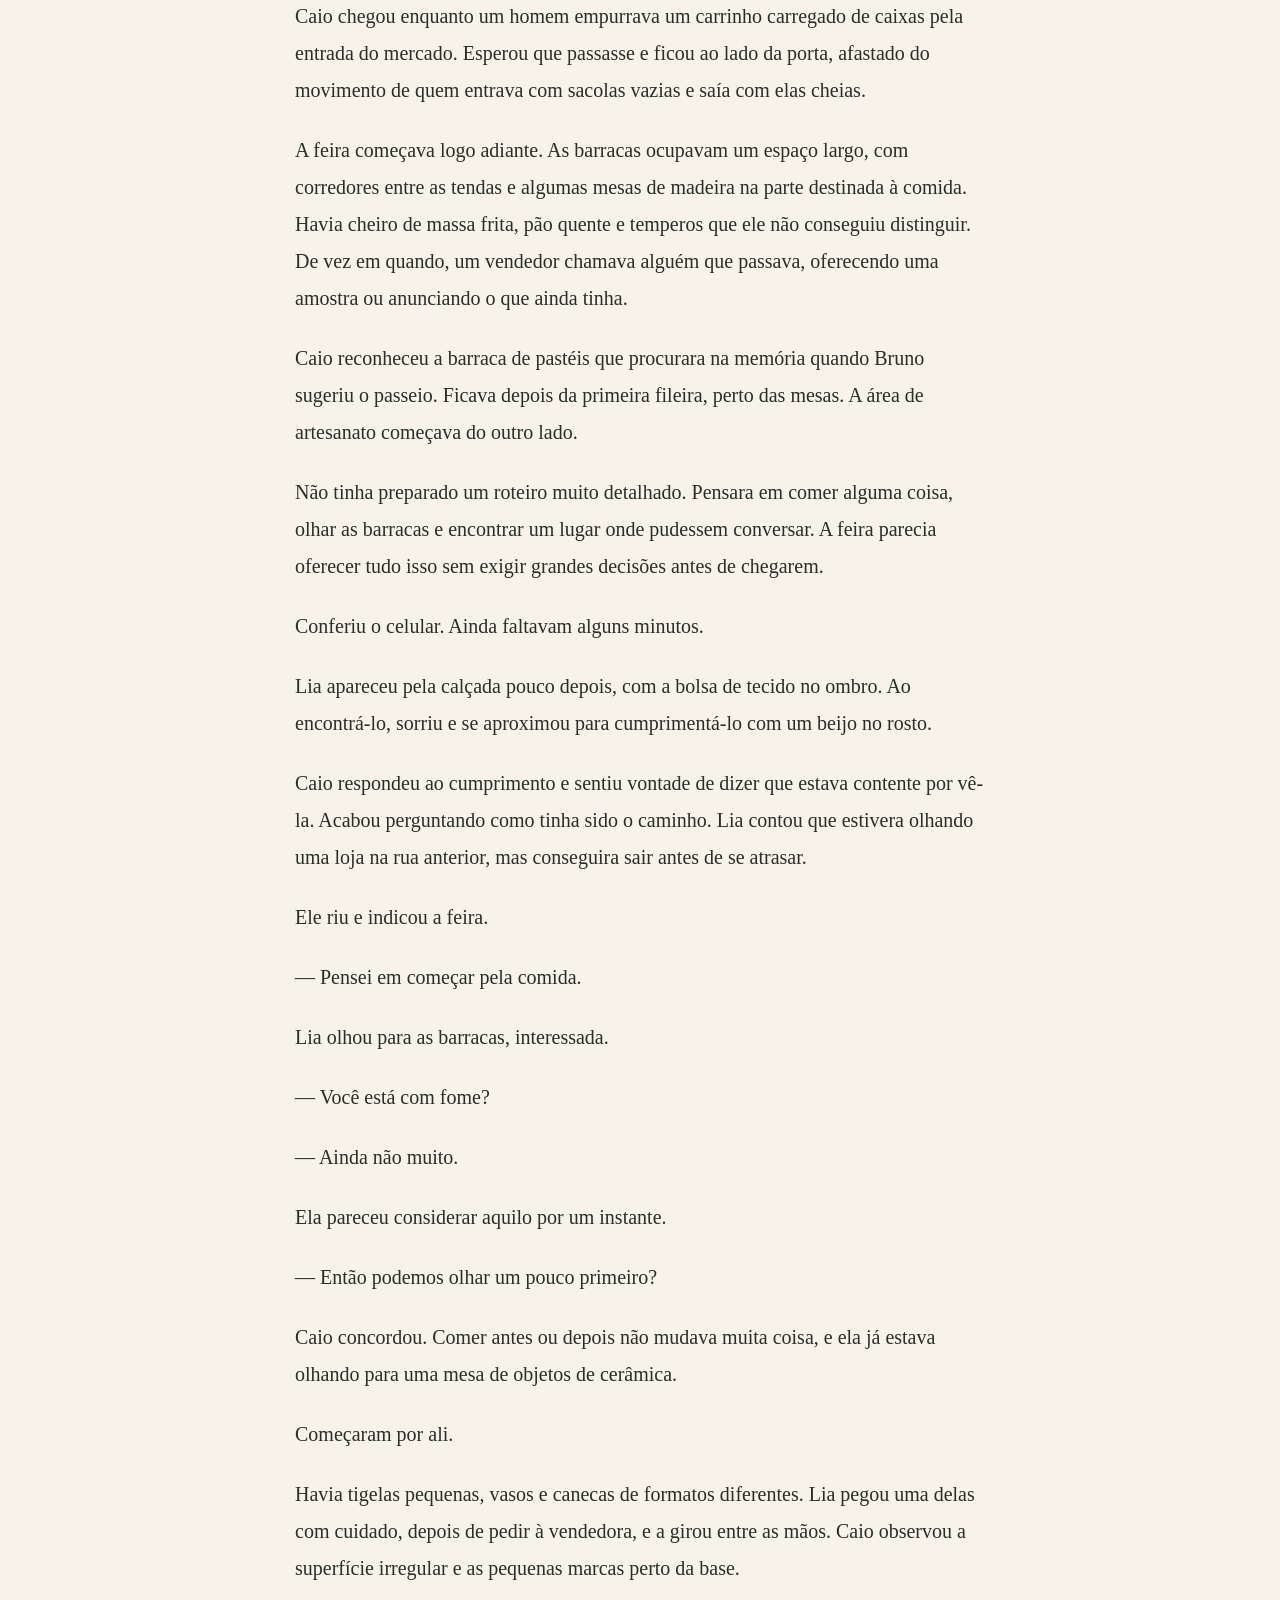
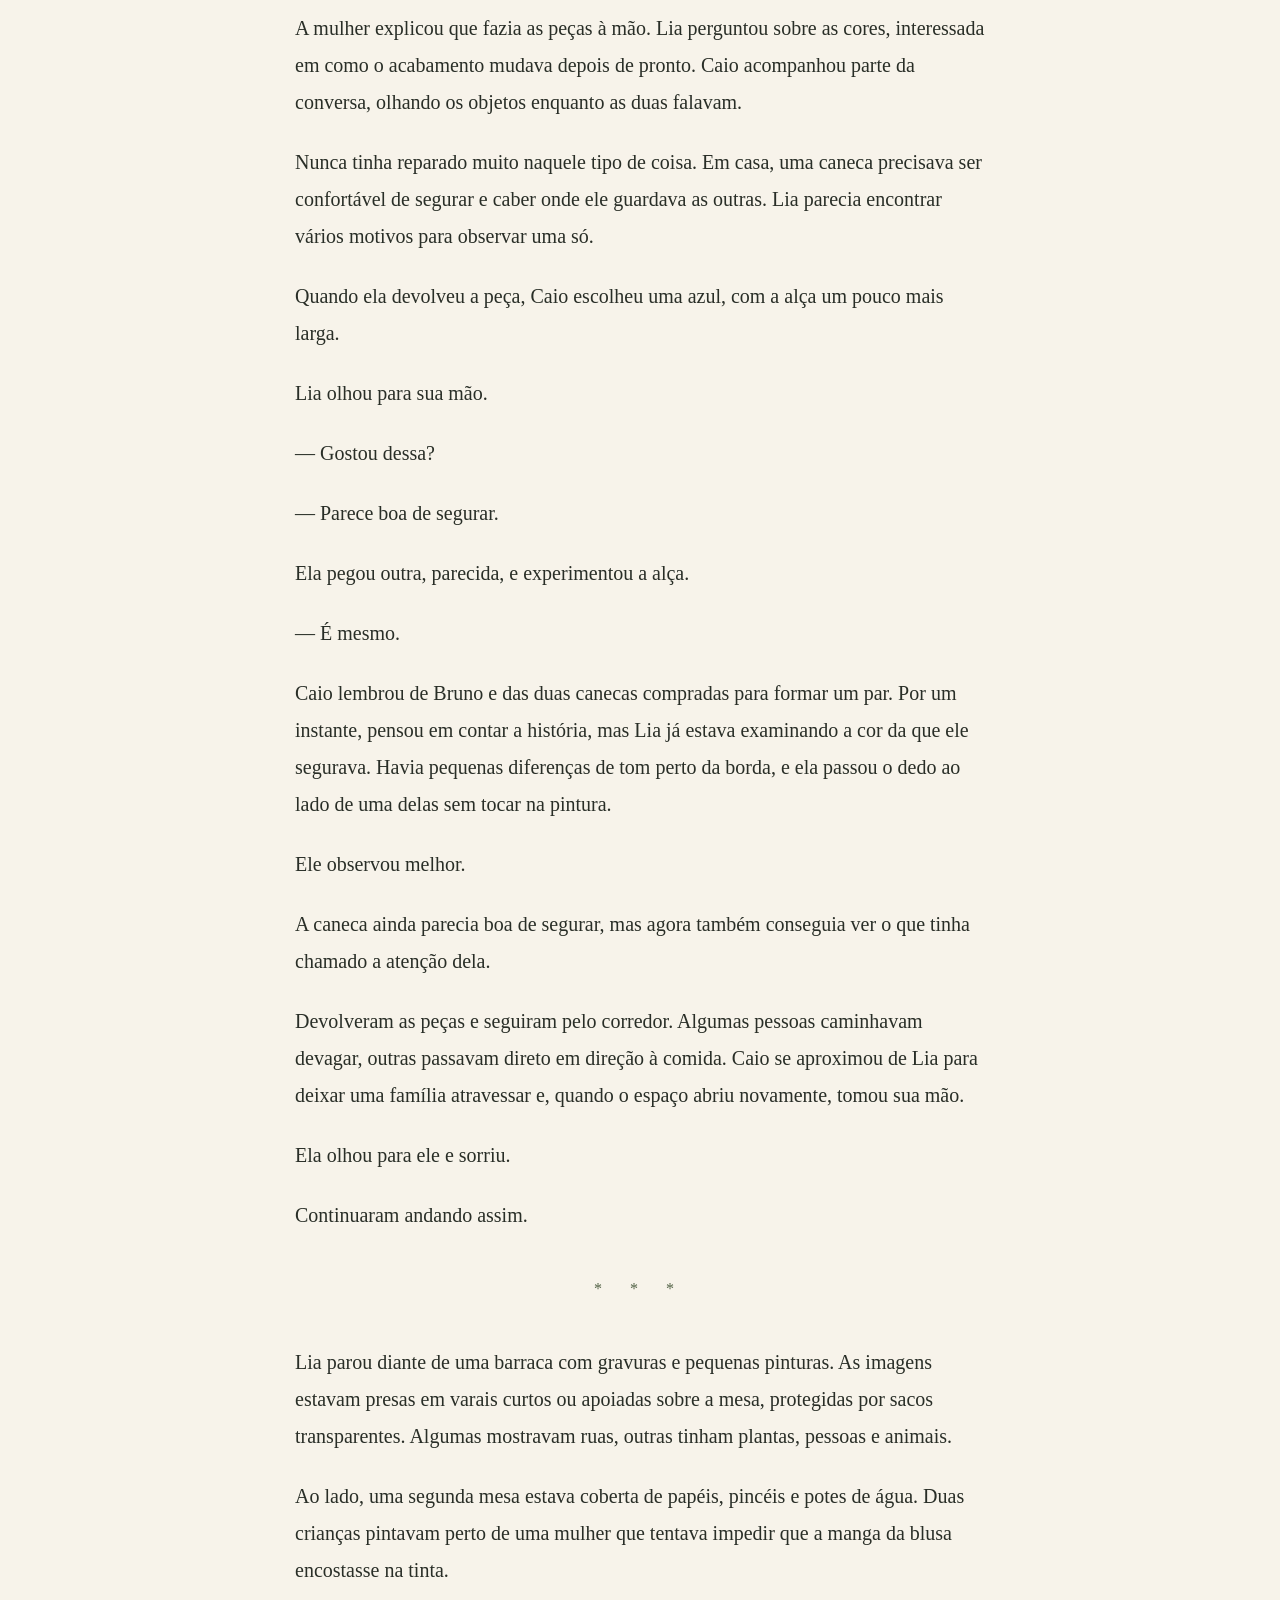
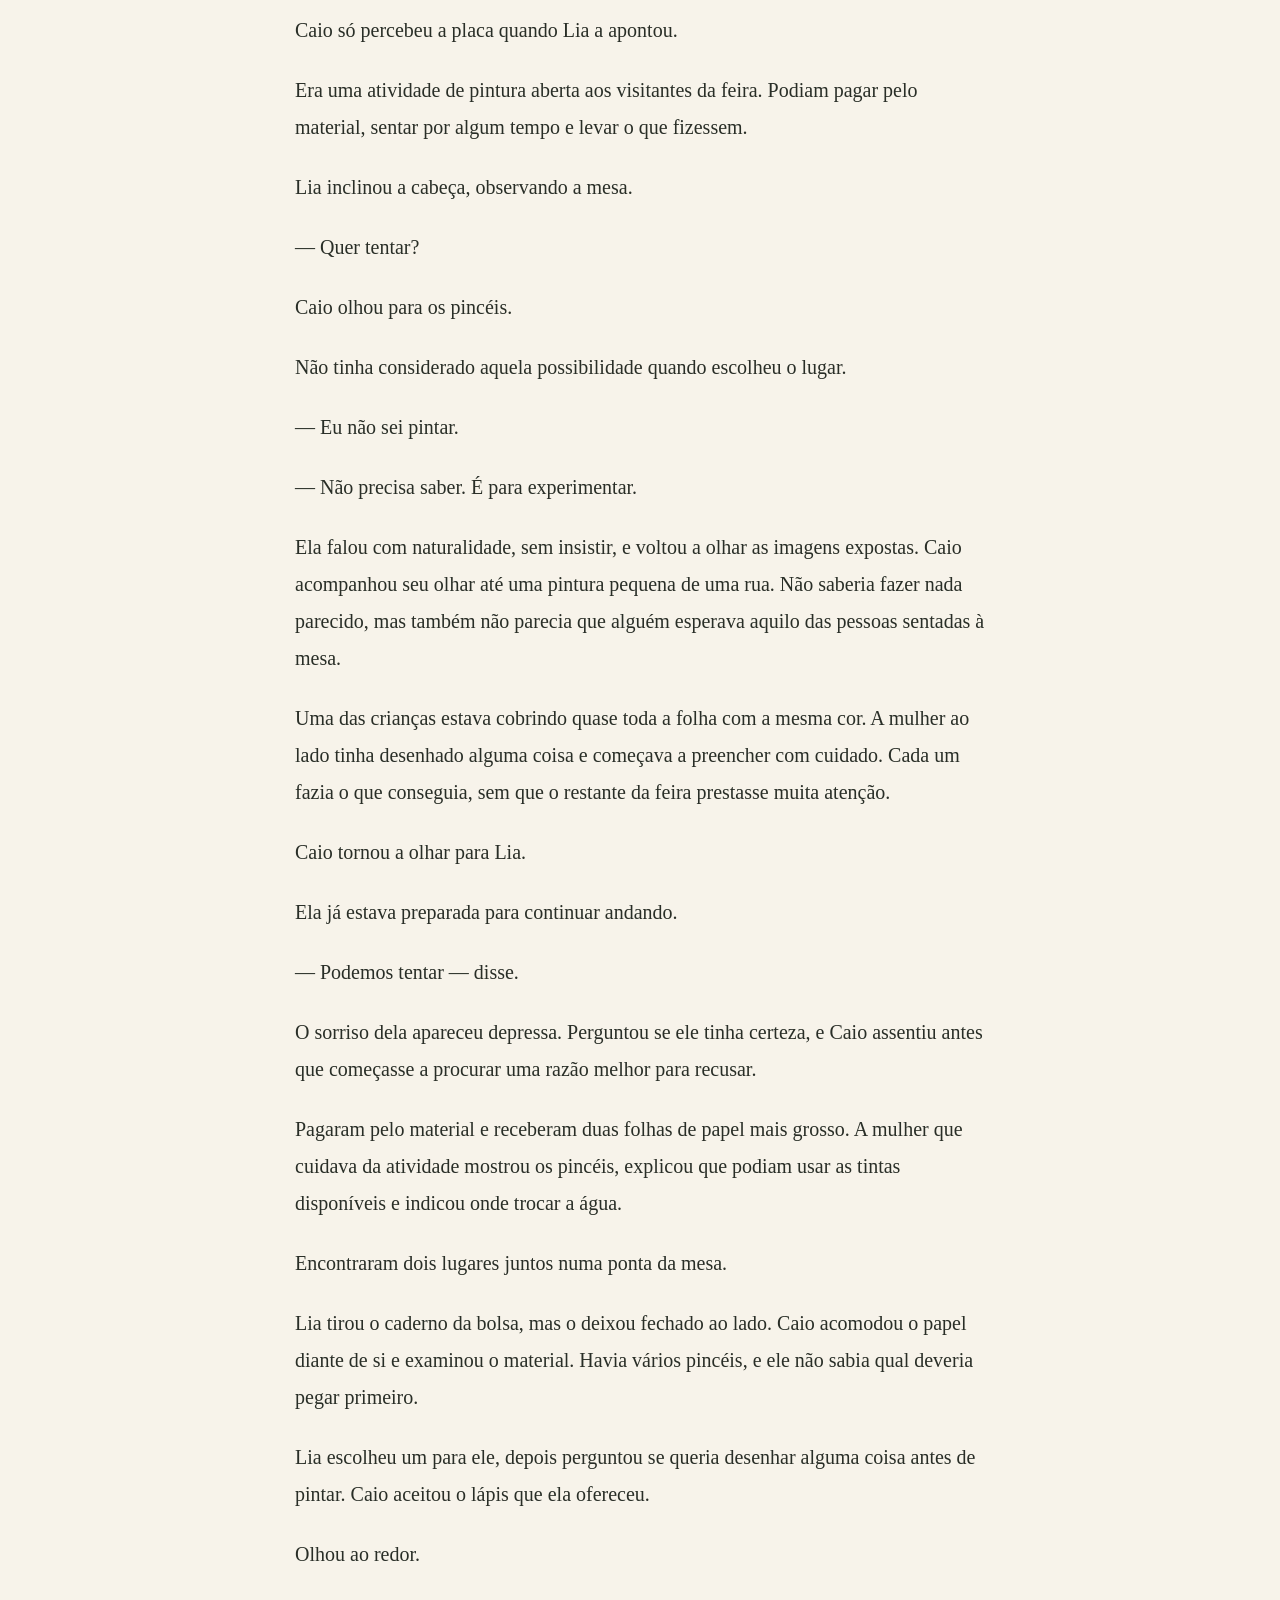
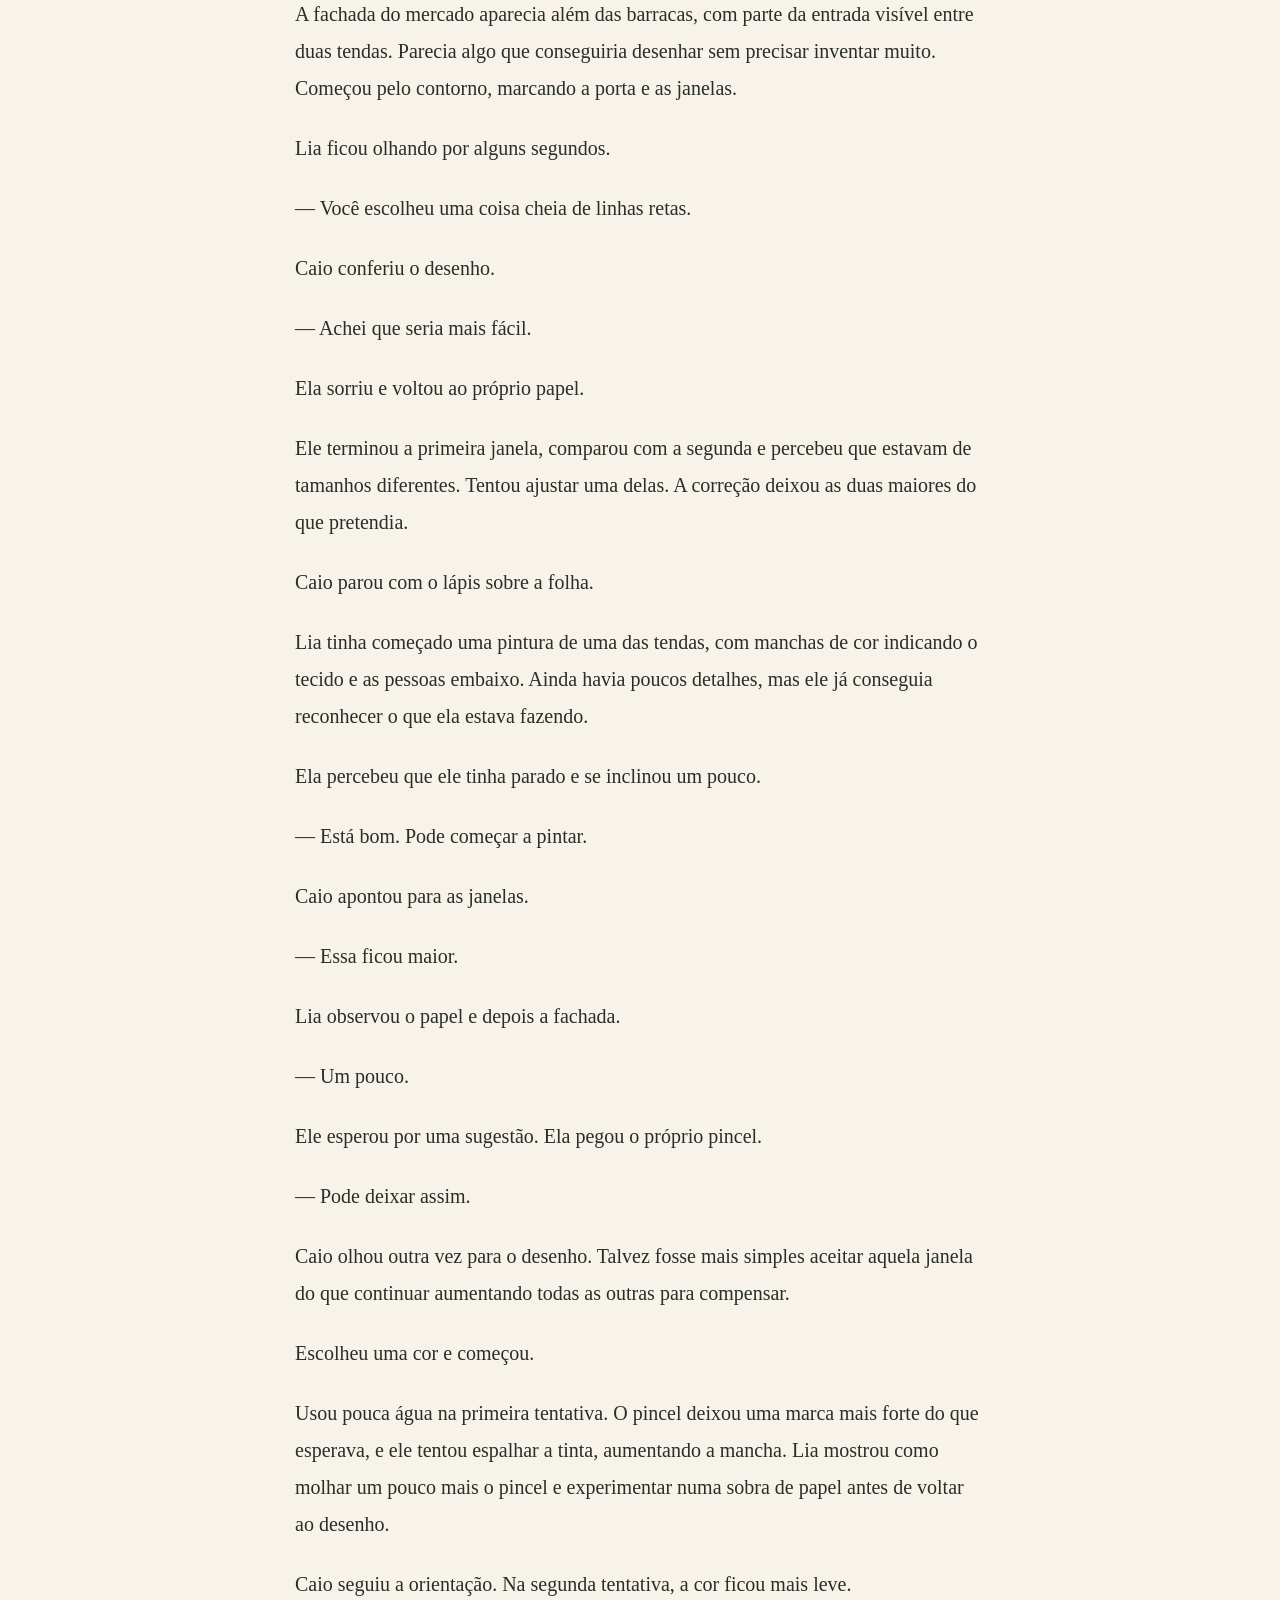
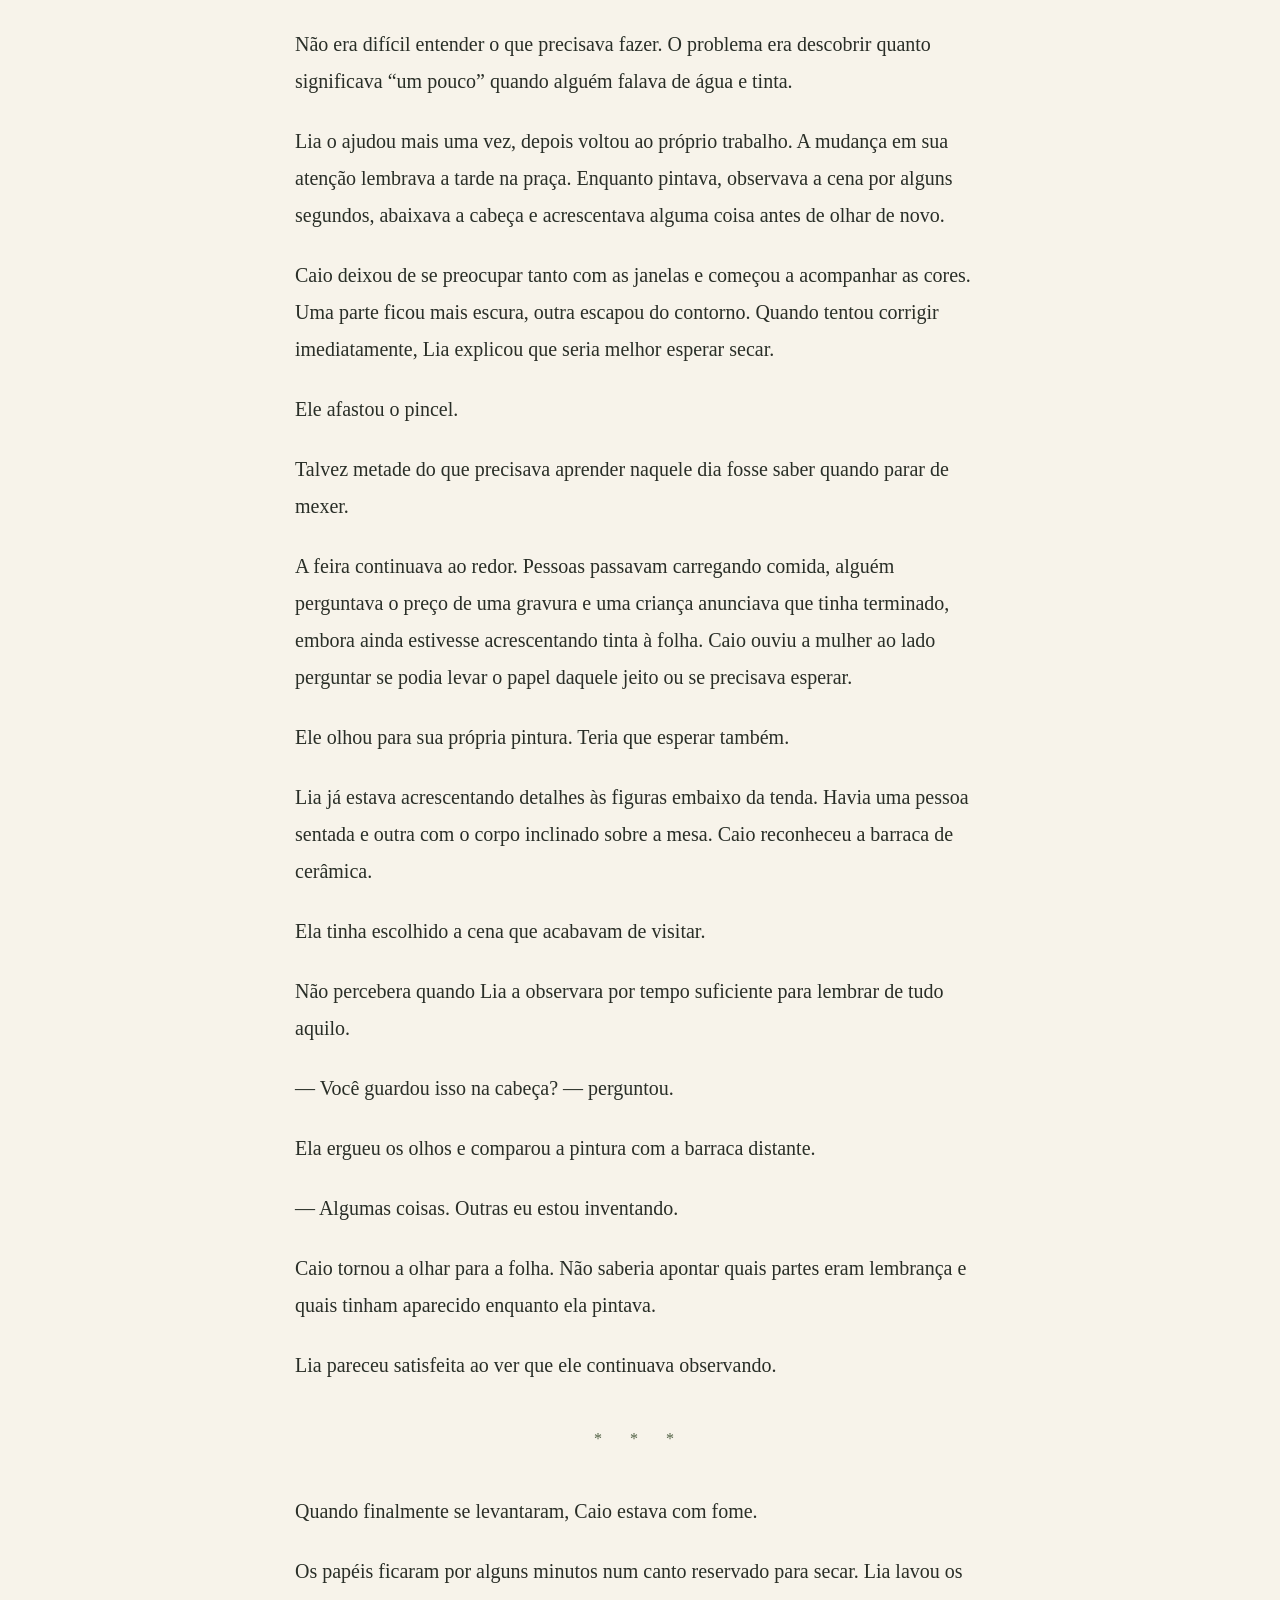
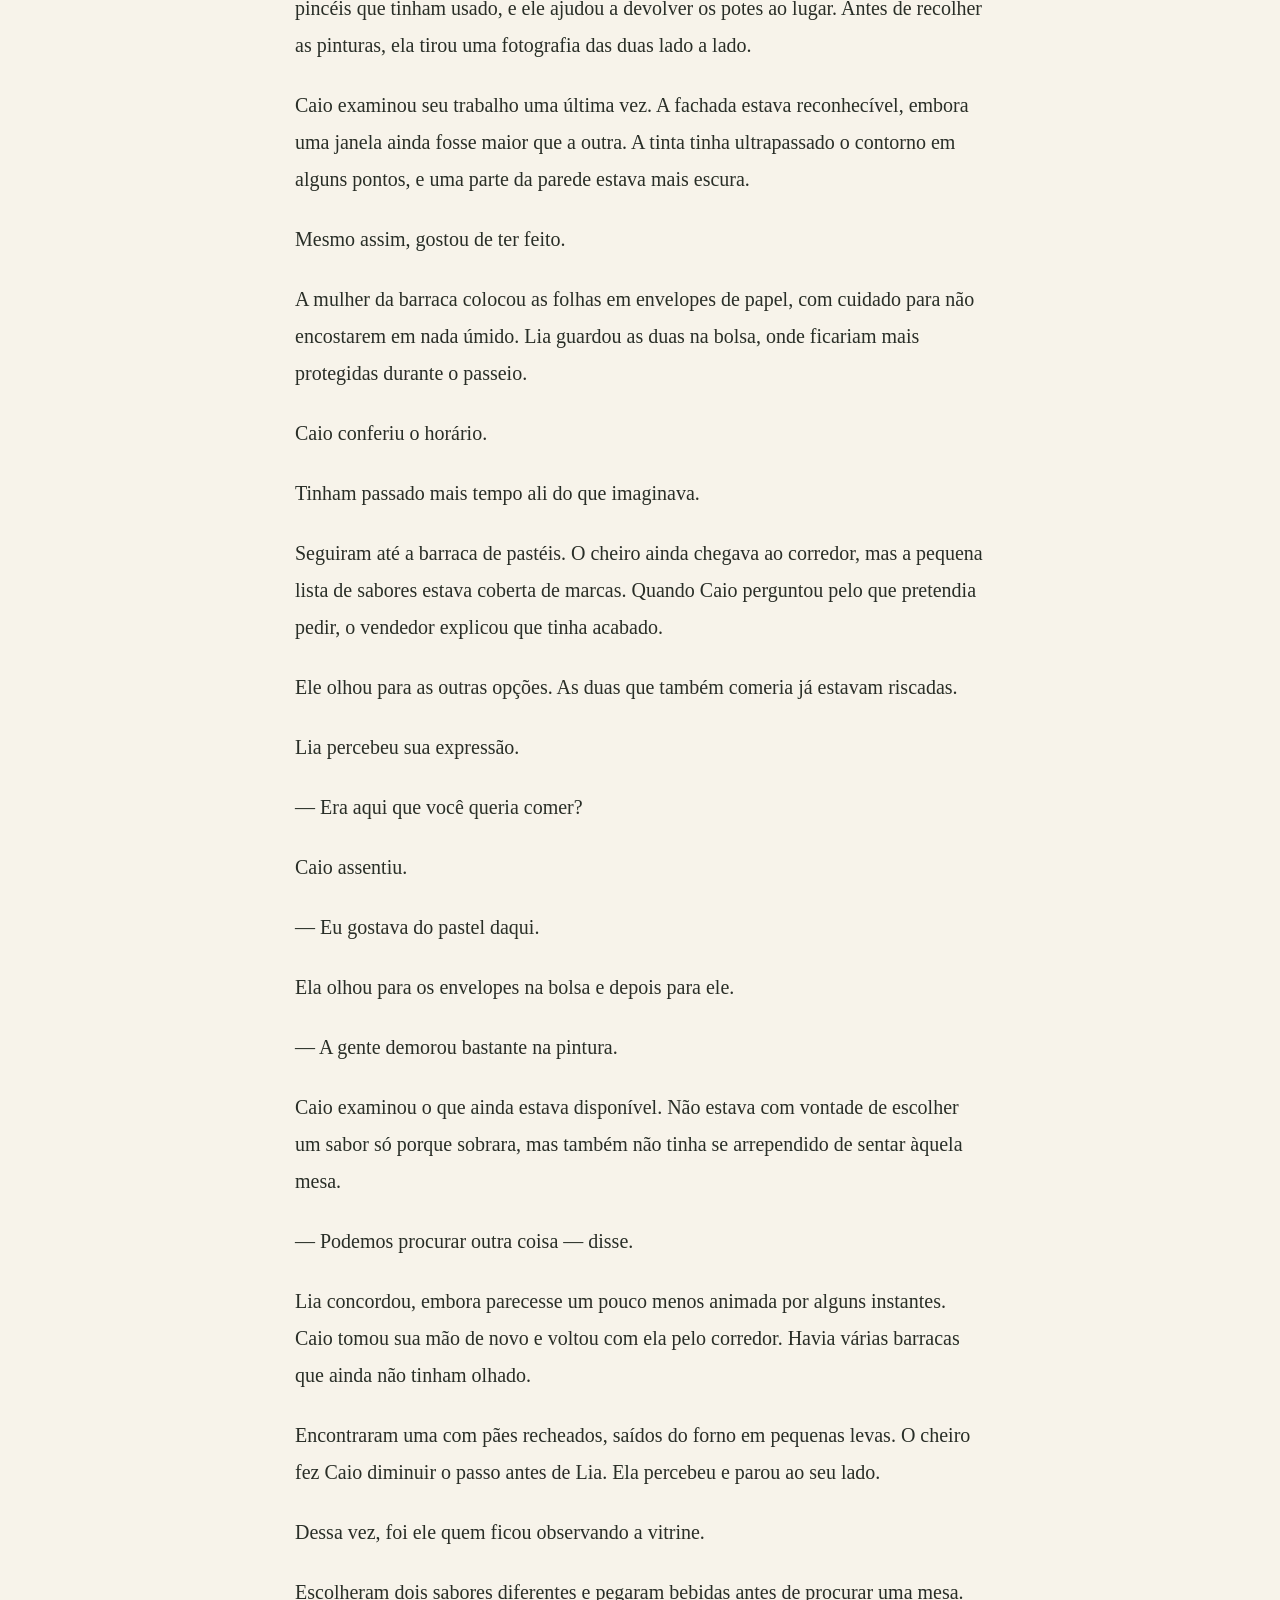
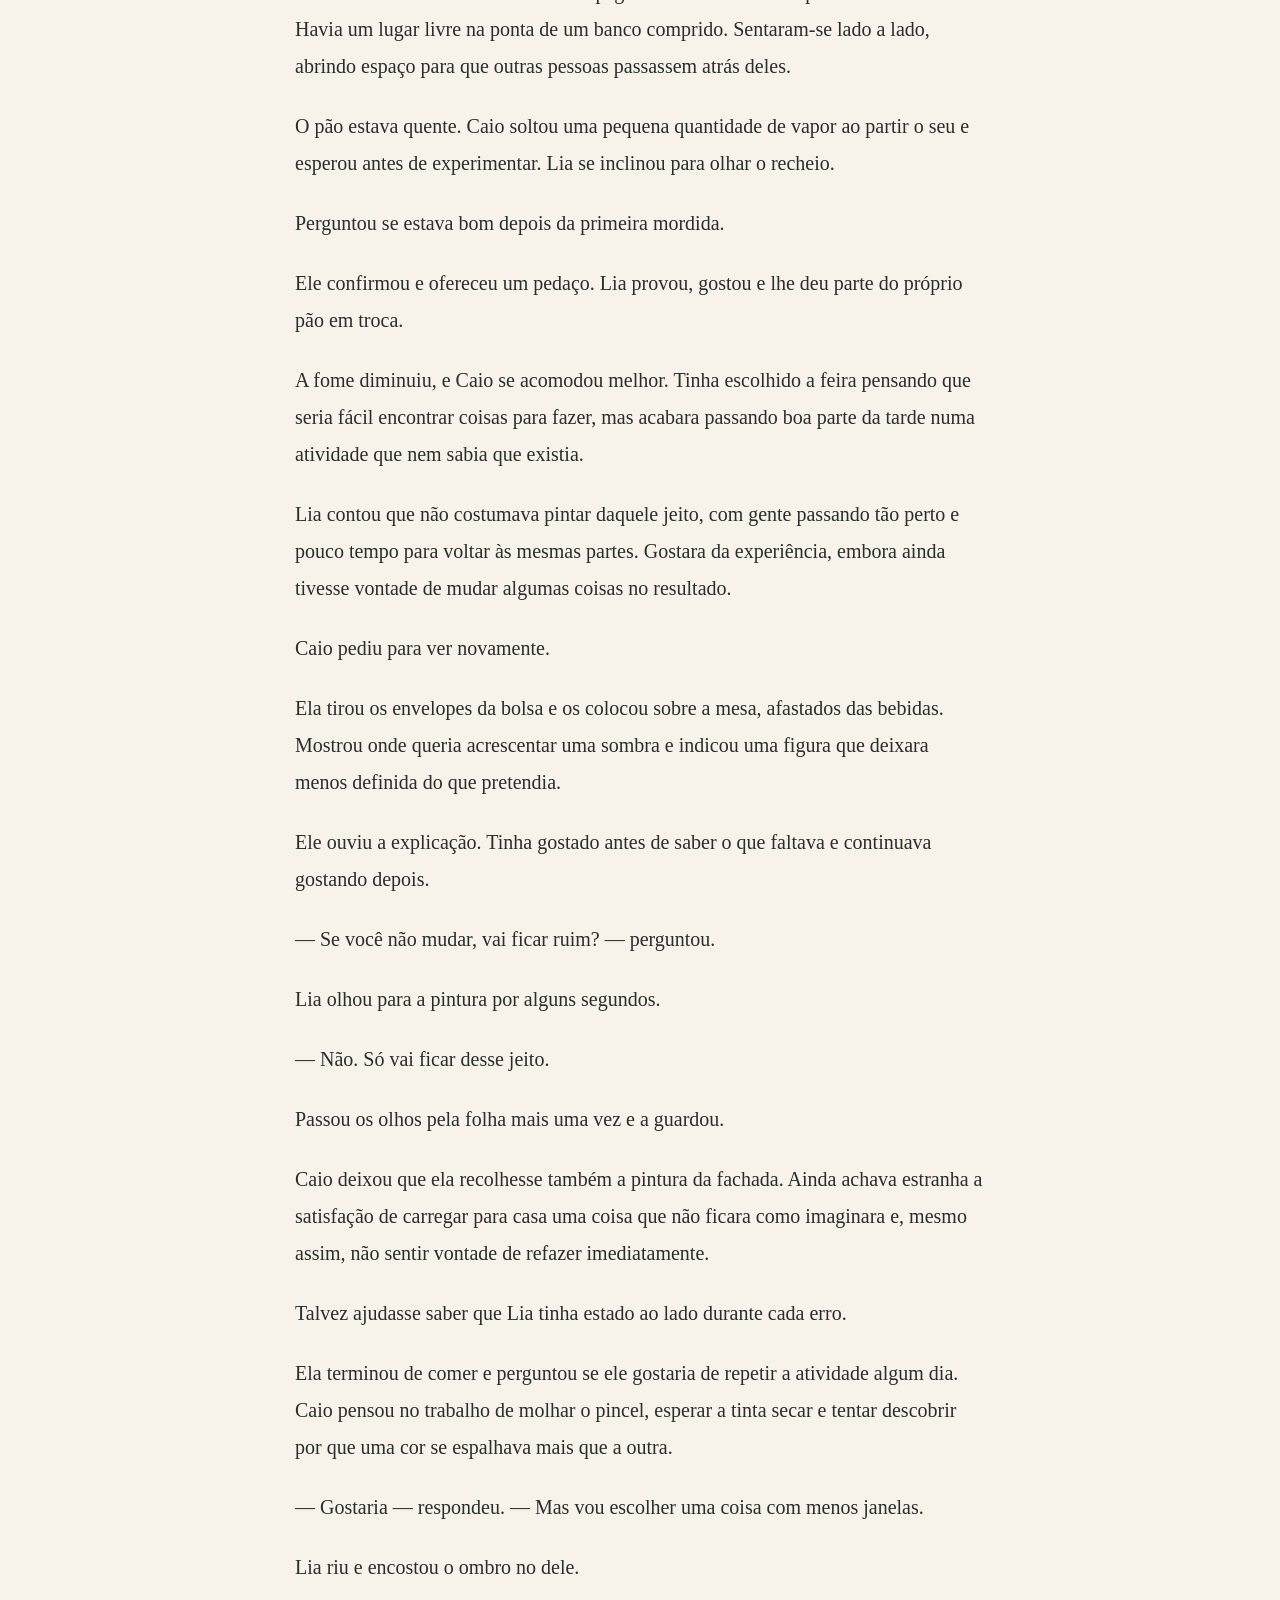
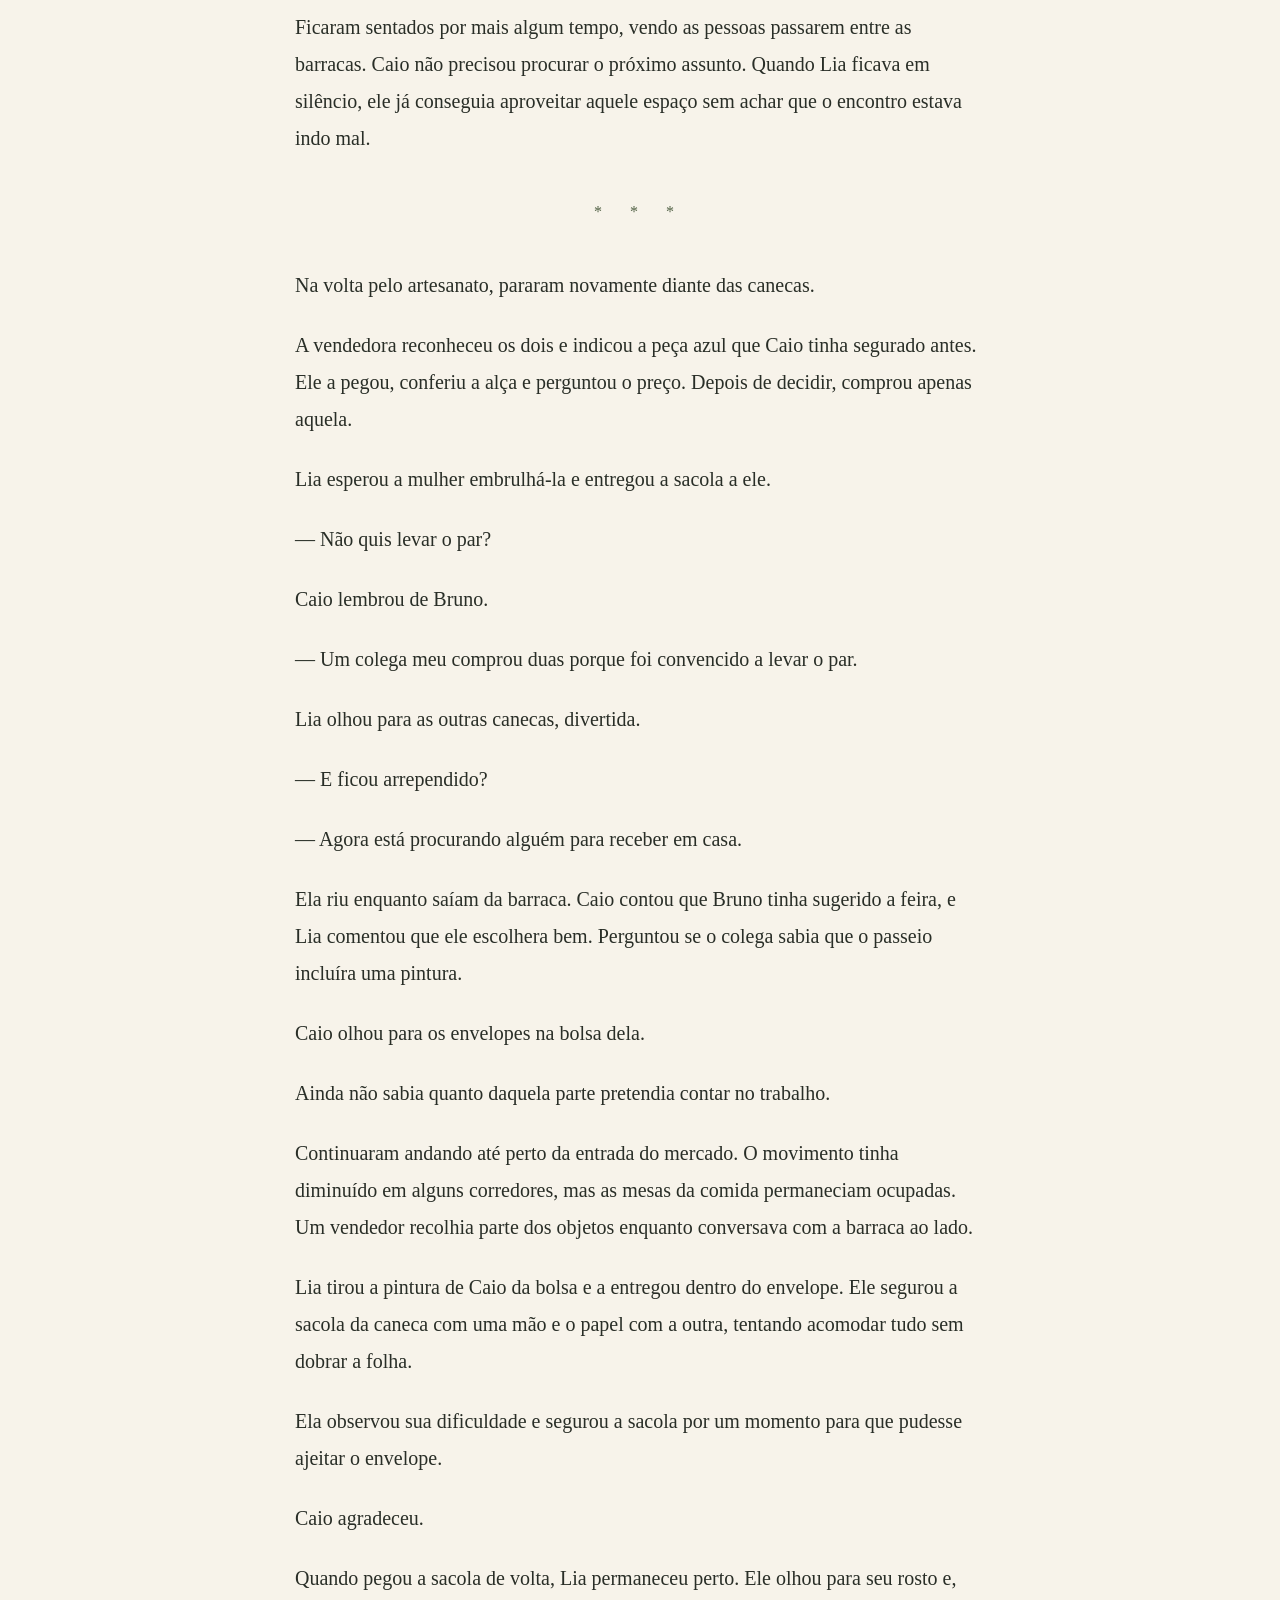
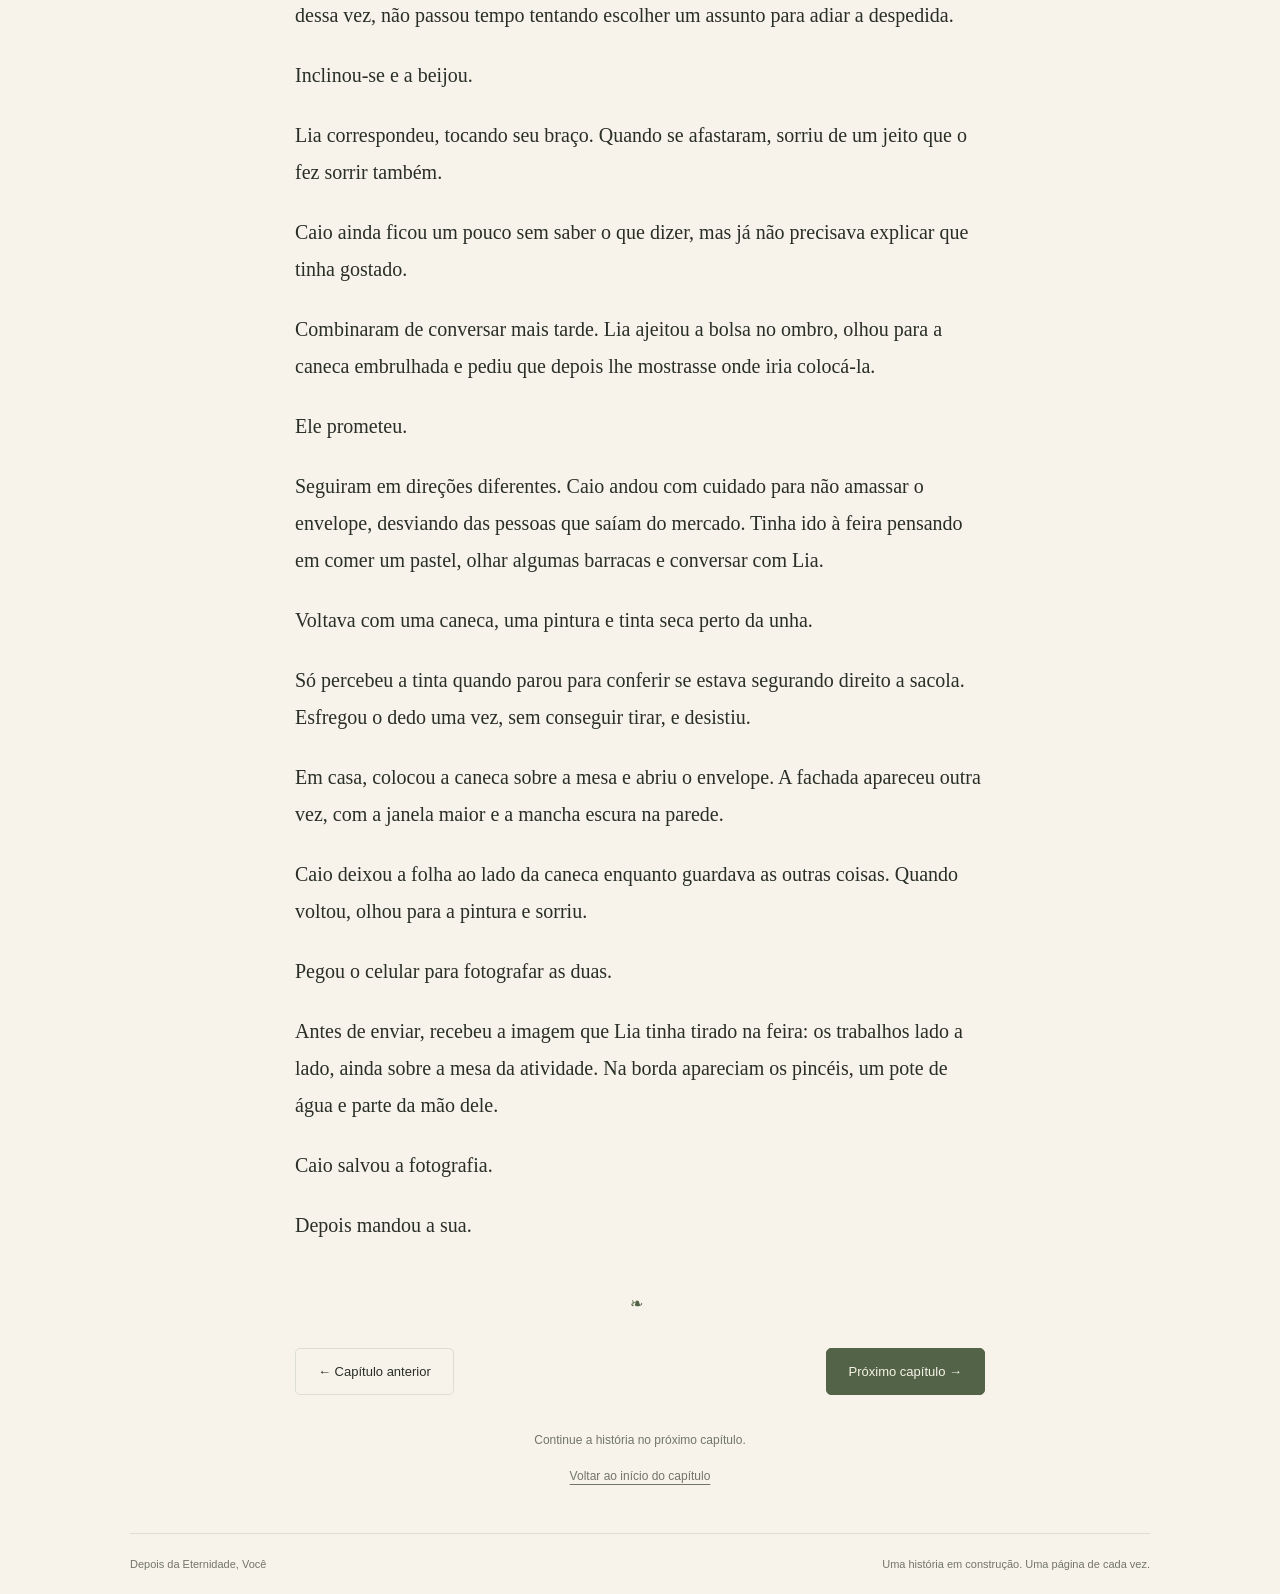
<file: capitulo-4.html>
<!doctype html>
<html lang="pt-BR"><head><meta charset="utf-8"><meta name="viewport" content="width=device-width, initial-scale=1">
<title>Um plano quase seguido · Depois da Eternidade, Você</title><meta name="description" content="Um plano quase seguido — Depois da Eternidade, Você">
<link rel="icon" href="data:image/svg+xml,%3Csvg xmlns=%22http://www.w3.org/2000/svg%22 viewBox=%220 0 32 32%22%3E%3Crect width=%2232%22 height=%2232%22 rx=%227%22 fill=%22%23536447%22/%3E%3Cpath d=%22M16 9c-4-2-7-2-10-1v16c4-1 7 0 10 1 3-1 6-2 10-1V8c-3-1-6-1-10 1v16%22 fill=%22none%22 stroke=%22%23f7f3ea%22 stroke-width=%221.5%22/%3E%3C/svg%3E" type="image/svg+xml"><link rel="stylesheet" href="styles.css"><script src="app.js" defer></script></head>
<body data-chapter-count="5" data-chapter="4"><a class="skip" href="#conteudo">Pular para o conteúdo</a><header class="reader-bar" id="inicio"><div class="reader-shell"><div class="topbar"><a class="brand" href="index.html" aria-label="Depois da Eternidade, Você, início"><svg viewBox="0 0 32 32" fill="none" aria-hidden="true"><path d="M16 8C11 5 6 5 3 6v21c5-1 9 0 13 2 4-2 8-3 13-2V6c-3-1-8-1-13 2Zm0 0v21" stroke="currentColor" stroke-width="1.5"/></svg><span class="brand-title">Depois da Eternidade, Você</span></a><div class="reader-controls js-only" role="group" aria-label="Preferências de leitura"><button type="button" data-font="decrease" aria-label="Diminuir tamanho do texto">A−</button><span class="font-size" aria-label="Tamanho do texto em pixels">20</span><button type="button" data-font="increase" aria-label="Aumentar tamanho do texto">A+</button><button class="theme-toggle js-only" type="button" aria-label="Ativar tema escuro" aria-pressed="false"><svg viewBox="0 0 24 24" fill="none" aria-hidden="true"><path d="M20 14.5A8.5 8.5 0 0 1 9.5 4 8.5 8.5 0 1 0 20 14.5Z" stroke="currentColor" stroke-width="1.5"/></svg></button></div></div></div><div class="progress-track" aria-hidden="true"><div class="progress-fill"></div></div></header>
<div class="reader-shell"><main id="conteudo"><div class="reader-heading"><span class="eyebrow">Volume 1 · Capítulo 04</span><h1>Um plano quase seguido</h1><span class="reader-meta">15 min de leitura &nbsp; · &nbsp; 4 de 5 capítulos</span></div><details class="reader-toc"><summary>Índice do volume 1</summary><nav aria-label="Capítulos do volume 1"><a href="capitulo-1.html">01 · Era só uma tarde livre</a><a href="capitulo-2.html">02 · O próximo convite</a><a href="capitulo-3.html">03 · Entre uma tarefa e outra</a><a href="capitulo-4.html" aria-current="page">04 · Um plano quase seguido</a><a href="capitulo-5.html">05 · Uma pintura pela metade</a></nav></details><article class="prose" aria-label="Texto do capítulo"><p id="p-1">Na terça-feira, Lia mandou a fotografia do exercício de cores.</p>
<p id="p-2">Caio abriu a imagem durante uma pausa no trabalho. Havia várias manchas pintadas lado a lado, algumas repetidas em combinações diferentes. Ele tentou descobrir sozinho qual delas tinha feito Lia mudar de opinião, mas precisou ouvir a explicação que veio em seguida.</p>
<p id="p-3">Era um tom de verde que, segundo ela, ficava muito melhor perto do azul do que parecia sozinho.</p>
<p id="p-4">Caio olhou novamente. Ainda não saberia dizer por que aquilo funcionava, mas conseguia perceber a diferença quando ela apontava. Respondeu que tinha entendido, e Lia mandou outra fotografia, dessa vez mais próxima, porque a primeira não mostrava direito uma parte de que tinha gostado.</p>
<p id="p-5">Ao longo da semana, as conversas começaram a ocupar pequenos espaços do dia. Uma mensagem antes do trabalho, uma fotografia no almoço, alguns minutos à noite. Caio descobriu que Lia podia passar um bom tempo explicando uma ideia e depois desaparecer da conversa porque tinha começado a colocá-la no papel. Quando voltava, nem sempre trazia o resultado que pretendia fazer.</p>
<p id="p-6">Ele também tinha coisas para contar. Na quarta-feira, terminaram a alteração do relatório e a liberaram para a cliente. Bruno confirmou que ela conseguira usar as opções salvas sem consultar o papel ao lado do computador. Caio enviou a notícia a Lia, que respondeu com um áudio curto, contente por ele ter concluído.</p>
<p id="p-7">Na sexta, já não precisava procurar um motivo para abrir a conversa.</p>
<p id="p-8">Ainda assim, confirmou o encontro.</p>
<p id="p-9">Sábado, às três, na entrada principal do mercado.</p>
<p id="p-10">Lia respondeu que lembrava.</p>
<div class="scene-break" id="p-11" role="separator" aria-label="Mudança de cena">* * *</div>
<p id="p-12">Caio chegou enquanto um homem empurrava um carrinho carregado de caixas pela entrada do mercado. Esperou que passasse e ficou ao lado da porta, afastado do movimento de quem entrava com sacolas vazias e saía com elas cheias.</p>
<p id="p-13">A feira começava logo adiante. As barracas ocupavam um espaço largo, com corredores entre as tendas e algumas mesas de madeira na parte destinada à comida. Havia cheiro de massa frita, pão quente e temperos que ele não conseguiu distinguir. De vez em quando, um vendedor chamava alguém que passava, oferecendo uma amostra ou anunciando o que ainda tinha.</p>
<p id="p-14">Caio reconheceu a barraca de pastéis que procurara na memória quando Bruno sugeriu o passeio. Ficava depois da primeira fileira, perto das mesas. A área de artesanato começava do outro lado.</p>
<p id="p-15">Não tinha preparado um roteiro muito detalhado. Pensara em comer alguma coisa, olhar as barracas e encontrar um lugar onde pudessem conversar. A feira parecia oferecer tudo isso sem exigir grandes decisões antes de chegarem.</p>
<p id="p-16">Conferiu o celular. Ainda faltavam alguns minutos.</p>
<p id="p-17">Lia apareceu pela calçada pouco depois, com a bolsa de tecido no ombro. Ao encontrá-lo, sorriu e se aproximou para cumprimentá-lo com um beijo no rosto.</p>
<p id="p-18">Caio respondeu ao cumprimento e sentiu vontade de dizer que estava contente por vê-la. Acabou perguntando como tinha sido o caminho. Lia contou que estivera olhando uma loja na rua anterior, mas conseguira sair antes de se atrasar.</p>
<p id="p-19">Ele riu e indicou a feira.</p>
<p id="p-20">— Pensei em começar pela comida.</p>
<p id="p-21">Lia olhou para as barracas, interessada.</p>
<p id="p-22">— Você está com fome?</p>
<p id="p-23">— Ainda não muito.</p>
<p id="p-24">Ela pareceu considerar aquilo por um instante.</p>
<p id="p-25">— Então podemos olhar um pouco primeiro?</p>
<p id="p-26">Caio concordou. Comer antes ou depois não mudava muita coisa, e ela já estava olhando para uma mesa de objetos de cerâmica.</p>
<p id="p-27">Começaram por ali.</p>
<p id="p-28">Havia tigelas pequenas, vasos e canecas de formatos diferentes. Lia pegou uma delas com cuidado, depois de pedir à vendedora, e a girou entre as mãos. Caio observou a superfície irregular e as pequenas marcas perto da base.</p>
<p id="p-29">A mulher explicou que fazia as peças à mão. Lia perguntou sobre as cores, interessada em como o acabamento mudava depois de pronto. Caio acompanhou parte da conversa, olhando os objetos enquanto as duas falavam.</p>
<p id="p-30">Nunca tinha reparado muito naquele tipo de coisa. Em casa, uma caneca precisava ser confortável de segurar e caber onde ele guardava as outras. Lia parecia encontrar vários motivos para observar uma só.</p>
<p id="p-31">Quando ela devolveu a peça, Caio escolheu uma azul, com a alça um pouco mais larga.</p>
<p id="p-32">Lia olhou para sua mão.</p>
<p id="p-33">— Gostou dessa?</p>
<p id="p-34">— Parece boa de segurar.</p>
<p id="p-35">Ela pegou outra, parecida, e experimentou a alça.</p>
<p id="p-36">— É mesmo.</p>
<p id="p-37">Caio lembrou de Bruno e das duas canecas compradas para formar um par. Por um instante, pensou em contar a história, mas Lia já estava examinando a cor da que ele segurava. Havia pequenas diferenças de tom perto da borda, e ela passou o dedo ao lado de uma delas sem tocar na pintura.</p>
<p id="p-38">Ele observou melhor.</p>
<p id="p-39">A caneca ainda parecia boa de segurar, mas agora também conseguia ver o que tinha chamado a atenção dela.</p>
<p id="p-40">Devolveram as peças e seguiram pelo corredor. Algumas pessoas caminhavam devagar, outras passavam direto em direção à comida. Caio se aproximou de Lia para deixar uma família atravessar e, quando o espaço abriu novamente, tomou sua mão.</p>
<p id="p-41">Ela olhou para ele e sorriu.</p>
<p id="p-42">Continuaram andando assim.</p>
<div class="scene-break" id="p-43" role="separator" aria-label="Mudança de cena">* * *</div>
<p id="p-44">Lia parou diante de uma barraca com gravuras e pequenas pinturas. As imagens estavam presas em varais curtos ou apoiadas sobre a mesa, protegidas por sacos transparentes. Algumas mostravam ruas, outras tinham plantas, pessoas e animais.</p>
<p id="p-45">Ao lado, uma segunda mesa estava coberta de papéis, pincéis e potes de água. Duas crianças pintavam perto de uma mulher que tentava impedir que a manga da blusa encostasse na tinta.</p>
<p id="p-46">Caio só percebeu a placa quando Lia a apontou.</p>
<p id="p-47">Era uma atividade de pintura aberta aos visitantes da feira. Podiam pagar pelo material, sentar por algum tempo e levar o que fizessem.</p>
<p id="p-48">Lia inclinou a cabeça, observando a mesa.</p>
<p id="p-49">— Quer tentar?</p>
<p id="p-50">Caio olhou para os pincéis.</p>
<p id="p-51">Não tinha considerado aquela possibilidade quando escolheu o lugar.</p>
<p id="p-52">— Eu não sei pintar.</p>
<p id="p-53">— Não precisa saber. É para experimentar.</p>
<p id="p-54">Ela falou com naturalidade, sem insistir, e voltou a olhar as imagens expostas. Caio acompanhou seu olhar até uma pintura pequena de uma rua. Não saberia fazer nada parecido, mas também não parecia que alguém esperava aquilo das pessoas sentadas à mesa.</p>
<p id="p-55">Uma das crianças estava cobrindo quase toda a folha com a mesma cor. A mulher ao lado tinha desenhado alguma coisa e começava a preencher com cuidado. Cada um fazia o que conseguia, sem que o restante da feira prestasse muita atenção.</p>
<p id="p-56">Caio tornou a olhar para Lia.</p>
<p id="p-57">Ela já estava preparada para continuar andando.</p>
<p id="p-58">— Podemos tentar — disse.</p>
<p id="p-59">O sorriso dela apareceu depressa. Perguntou se ele tinha certeza, e Caio assentiu antes que começasse a procurar uma razão melhor para recusar.</p>
<p id="p-60">Pagaram pelo material e receberam duas folhas de papel mais grosso. A mulher que cuidava da atividade mostrou os pincéis, explicou que podiam usar as tintas disponíveis e indicou onde trocar a água.</p>
<p id="p-61">Encontraram dois lugares juntos numa ponta da mesa.</p>
<p id="p-62">Lia tirou o caderno da bolsa, mas o deixou fechado ao lado. Caio acomodou o papel diante de si e examinou o material. Havia vários pincéis, e ele não sabia qual deveria pegar primeiro.</p>
<p id="p-63">Lia escolheu um para ele, depois perguntou se queria desenhar alguma coisa antes de pintar. Caio aceitou o lápis que ela ofereceu.</p>
<p id="p-64">Olhou ao redor.</p>
<p id="p-65">A fachada do mercado aparecia além das barracas, com parte da entrada visível entre duas tendas. Parecia algo que conseguiria desenhar sem precisar inventar muito. Começou pelo contorno, marcando a porta e as janelas.</p>
<p id="p-66">Lia ficou olhando por alguns segundos.</p>
<p id="p-67">— Você escolheu uma coisa cheia de linhas retas.</p>
<p id="p-68">Caio conferiu o desenho.</p>
<p id="p-69">— Achei que seria mais fácil.</p>
<p id="p-70">Ela sorriu e voltou ao próprio papel.</p>
<p id="p-71">Ele terminou a primeira janela, comparou com a segunda e percebeu que estavam de tamanhos diferentes. Tentou ajustar uma delas. A correção deixou as duas maiores do que pretendia.</p>
<p id="p-72">Caio parou com o lápis sobre a folha.</p>
<p id="p-73">Lia tinha começado uma pintura de uma das tendas, com manchas de cor indicando o tecido e as pessoas embaixo. Ainda havia poucos detalhes, mas ele já conseguia reconhecer o que ela estava fazendo.</p>
<p id="p-74">Ela percebeu que ele tinha parado e se inclinou um pouco.</p>
<p id="p-75">— Está bom. Pode começar a pintar.</p>
<p id="p-76">Caio apontou para as janelas.</p>
<p id="p-77">— Essa ficou maior.</p>
<p id="p-78">Lia observou o papel e depois a fachada.</p>
<p id="p-79">— Um pouco.</p>
<p id="p-80">Ele esperou por uma sugestão. Ela pegou o próprio pincel.</p>
<p id="p-81">— Pode deixar assim.</p>
<p id="p-82">Caio olhou outra vez para o desenho. Talvez fosse mais simples aceitar aquela janela do que continuar aumentando todas as outras para compensar.</p>
<p id="p-83">Escolheu uma cor e começou.</p>
<p id="p-84">Usou pouca água na primeira tentativa. O pincel deixou uma marca mais forte do que esperava, e ele tentou espalhar a tinta, aumentando a mancha. Lia mostrou como molhar um pouco mais o pincel e experimentar numa sobra de papel antes de voltar ao desenho.</p>
<p id="p-85">Caio seguiu a orientação. Na segunda tentativa, a cor ficou mais leve.</p>
<p id="p-86">Não era difícil entender o que precisava fazer. O problema era descobrir quanto significava “um pouco” quando alguém falava de água e tinta.</p>
<p id="p-87">Lia o ajudou mais uma vez, depois voltou ao próprio trabalho. A mudança em sua atenção lembrava a tarde na praça. Enquanto pintava, observava a cena por alguns segundos, abaixava a cabeça e acrescentava alguma coisa antes de olhar de novo.</p>
<p id="p-88">Caio deixou de se preocupar tanto com as janelas e começou a acompanhar as cores. Uma parte ficou mais escura, outra escapou do contorno. Quando tentou corrigir imediatamente, Lia explicou que seria melhor esperar secar.</p>
<p id="p-89">Ele afastou o pincel.</p>
<p id="p-90">Talvez metade do que precisava aprender naquele dia fosse saber quando parar de mexer.</p>
<p id="p-91">A feira continuava ao redor. Pessoas passavam carregando comida, alguém perguntava o preço de uma gravura e uma criança anunciava que tinha terminado, embora ainda estivesse acrescentando tinta à folha. Caio ouviu a mulher ao lado perguntar se podia levar o papel daquele jeito ou se precisava esperar.</p>
<p id="p-92">Ele olhou para sua própria pintura. Teria que esperar também.</p>
<p id="p-93">Lia já estava acrescentando detalhes às figuras embaixo da tenda. Havia uma pessoa sentada e outra com o corpo inclinado sobre a mesa. Caio reconheceu a barraca de cerâmica.</p>
<p id="p-94">Ela tinha escolhido a cena que acabavam de visitar.</p>
<p id="p-95">Não percebera quando Lia a observara por tempo suficiente para lembrar de tudo aquilo.</p>
<p id="p-96">— Você guardou isso na cabeça? — perguntou.</p>
<p id="p-97">Ela ergueu os olhos e comparou a pintura com a barraca distante.</p>
<p id="p-98">— Algumas coisas. Outras eu estou inventando.</p>
<p id="p-99">Caio tornou a olhar para a folha. Não saberia apontar quais partes eram lembrança e quais tinham aparecido enquanto ela pintava.</p>
<p id="p-100">Lia pareceu satisfeita ao ver que ele continuava observando.</p>
<div class="scene-break" id="p-101" role="separator" aria-label="Mudança de cena">* * *</div>
<p id="p-102">Quando finalmente se levantaram, Caio estava com fome.</p>
<p id="p-103">Os papéis ficaram por alguns minutos num canto reservado para secar. Lia lavou os pincéis que tinham usado, e ele ajudou a devolver os potes ao lugar. Antes de recolher as pinturas, ela tirou uma fotografia das duas lado a lado.</p>
<p id="p-104">Caio examinou seu trabalho uma última vez. A fachada estava reconhecível, embora uma janela ainda fosse maior que a outra. A tinta tinha ultrapassado o contorno em alguns pontos, e uma parte da parede estava mais escura.</p>
<p id="p-105">Mesmo assim, gostou de ter feito.</p>
<p id="p-106">A mulher da barraca colocou as folhas em envelopes de papel, com cuidado para não encostarem em nada úmido. Lia guardou as duas na bolsa, onde ficariam mais protegidas durante o passeio.</p>
<p id="p-107">Caio conferiu o horário.</p>
<p id="p-108">Tinham passado mais tempo ali do que imaginava.</p>
<p id="p-109">Seguiram até a barraca de pastéis. O cheiro ainda chegava ao corredor, mas a pequena lista de sabores estava coberta de marcas. Quando Caio perguntou pelo que pretendia pedir, o vendedor explicou que tinha acabado.</p>
<p id="p-110">Ele olhou para as outras opções. As duas que também comeria já estavam riscadas.</p>
<p id="p-111">Lia percebeu sua expressão.</p>
<p id="p-112">— Era aqui que você queria comer?</p>
<p id="p-113">Caio assentiu.</p>
<p id="p-114">— Eu gostava do pastel daqui.</p>
<p id="p-115">Ela olhou para os envelopes na bolsa e depois para ele.</p>
<p id="p-116">— A gente demorou bastante na pintura.</p>
<p id="p-117">Caio examinou o que ainda estava disponível. Não estava com vontade de escolher um sabor só porque sobrara, mas também não tinha se arrependido de sentar àquela mesa.</p>
<p id="p-118">— Podemos procurar outra coisa — disse.</p>
<p id="p-119">Lia concordou, embora parecesse um pouco menos animada por alguns instantes. Caio tomou sua mão de novo e voltou com ela pelo corredor. Havia várias barracas que ainda não tinham olhado.</p>
<p id="p-120">Encontraram uma com pães recheados, saídos do forno em pequenas levas. O cheiro fez Caio diminuir o passo antes de Lia. Ela percebeu e parou ao seu lado.</p>
<p id="p-121">Dessa vez, foi ele quem ficou observando a vitrine.</p>
<p id="p-122">Escolheram dois sabores diferentes e pegaram bebidas antes de procurar uma mesa. Havia um lugar livre na ponta de um banco comprido. Sentaram-se lado a lado, abrindo espaço para que outras pessoas passassem atrás deles.</p>
<p id="p-123">O pão estava quente. Caio soltou uma pequena quantidade de vapor ao partir o seu e esperou antes de experimentar. Lia se inclinou para olhar o recheio.</p>
<p id="p-124">Perguntou se estava bom depois da primeira mordida.</p>
<p id="p-125">Ele confirmou e ofereceu um pedaço. Lia provou, gostou e lhe deu parte do próprio pão em troca.</p>
<p id="p-126">A fome diminuiu, e Caio se acomodou melhor. Tinha escolhido a feira pensando que seria fácil encontrar coisas para fazer, mas acabara passando boa parte da tarde numa atividade que nem sabia que existia.</p>
<p id="p-127">Lia contou que não costumava pintar daquele jeito, com gente passando tão perto e pouco tempo para voltar às mesmas partes. Gostara da experiência, embora ainda tivesse vontade de mudar algumas coisas no resultado.</p>
<p id="p-128">Caio pediu para ver novamente.</p>
<p id="p-129">Ela tirou os envelopes da bolsa e os colocou sobre a mesa, afastados das bebidas. Mostrou onde queria acrescentar uma sombra e indicou uma figura que deixara menos definida do que pretendia.</p>
<p id="p-130">Ele ouviu a explicação. Tinha gostado antes de saber o que faltava e continuava gostando depois.</p>
<p id="p-131">— Se você não mudar, vai ficar ruim? — perguntou.</p>
<p id="p-132">Lia olhou para a pintura por alguns segundos.</p>
<p id="p-133">— Não. Só vai ficar desse jeito.</p>
<p id="p-134">Passou os olhos pela folha mais uma vez e a guardou.</p>
<p id="p-135">Caio deixou que ela recolhesse também a pintura da fachada. Ainda achava estranha a satisfação de carregar para casa uma coisa que não ficara como imaginara e, mesmo assim, não sentir vontade de refazer imediatamente.</p>
<p id="p-136">Talvez ajudasse saber que Lia tinha estado ao lado durante cada erro.</p>
<p id="p-137">Ela terminou de comer e perguntou se ele gostaria de repetir a atividade algum dia. Caio pensou no trabalho de molhar o pincel, esperar a tinta secar e tentar descobrir por que uma cor se espalhava mais que a outra.</p>
<p id="p-138">— Gostaria — respondeu. — Mas vou escolher uma coisa com menos janelas.</p>
<p id="p-139">Lia riu e encostou o ombro no dele.</p>
<p id="p-140">Ficaram sentados por mais algum tempo, vendo as pessoas passarem entre as barracas. Caio não precisou procurar o próximo assunto. Quando Lia ficava em silêncio, ele já conseguia aproveitar aquele espaço sem achar que o encontro estava indo mal.</p>
<div class="scene-break" id="p-141" role="separator" aria-label="Mudança de cena">* * *</div>
<p id="p-142">Na volta pelo artesanato, pararam novamente diante das canecas.</p>
<p id="p-143">A vendedora reconheceu os dois e indicou a peça azul que Caio tinha segurado antes. Ele a pegou, conferiu a alça e perguntou o preço. Depois de decidir, comprou apenas aquela.</p>
<p id="p-144">Lia esperou a mulher embrulhá-la e entregou a sacola a ele.</p>
<p id="p-145">— Não quis levar o par?</p>
<p id="p-146">Caio lembrou de Bruno.</p>
<p id="p-147">— Um colega meu comprou duas porque foi convencido a levar o par.</p>
<p id="p-148">Lia olhou para as outras canecas, divertida.</p>
<p id="p-149">— E ficou arrependido?</p>
<p id="p-150">— Agora está procurando alguém para receber em casa.</p>
<p id="p-151">Ela riu enquanto saíam da barraca. Caio contou que Bruno tinha sugerido a feira, e Lia comentou que ele escolhera bem. Perguntou se o colega sabia que o passeio incluíra uma pintura.</p>
<p id="p-152">Caio olhou para os envelopes na bolsa dela.</p>
<p id="p-153">Ainda não sabia quanto daquela parte pretendia contar no trabalho.</p>
<p id="p-154">Continuaram andando até perto da entrada do mercado. O movimento tinha diminuído em alguns corredores, mas as mesas da comida permaneciam ocupadas. Um vendedor recolhia parte dos objetos enquanto conversava com a barraca ao lado.</p>
<p id="p-155">Lia tirou a pintura de Caio da bolsa e a entregou dentro do envelope. Ele segurou a sacola da caneca com uma mão e o papel com a outra, tentando acomodar tudo sem dobrar a folha.</p>
<p id="p-156">Ela observou sua dificuldade e segurou a sacola por um momento para que pudesse ajeitar o envelope.</p>
<p id="p-157">Caio agradeceu.</p>
<p id="p-158">Quando pegou a sacola de volta, Lia permaneceu perto. Ele olhou para seu rosto e, dessa vez, não passou tempo tentando escolher um assunto para adiar a despedida.</p>
<p id="p-159">Inclinou-se e a beijou.</p>
<p id="p-160">Lia correspondeu, tocando seu braço. Quando se afastaram, sorriu de um jeito que o fez sorrir também.</p>
<p id="p-161">Caio ainda ficou um pouco sem saber o que dizer, mas já não precisava explicar que tinha gostado.</p>
<p id="p-162">Combinaram de conversar mais tarde. Lia ajeitou a bolsa no ombro, olhou para a caneca embrulhada e pediu que depois lhe mostrasse onde iria colocá-la.</p>
<p id="p-163">Ele prometeu.</p>
<p id="p-164">Seguiram em direções diferentes. Caio andou com cuidado para não amassar o envelope, desviando das pessoas que saíam do mercado. Tinha ido à feira pensando em comer um pastel, olhar algumas barracas e conversar com Lia.</p>
<p id="p-165">Voltava com uma caneca, uma pintura e tinta seca perto da unha.</p>
<p id="p-166">Só percebeu a tinta quando parou para conferir se estava segurando direito a sacola. Esfregou o dedo uma vez, sem conseguir tirar, e desistiu.</p>
<p id="p-167">Em casa, colocou a caneca sobre a mesa e abriu o envelope. A fachada apareceu outra vez, com a janela maior e a mancha escura na parede.</p>
<p id="p-168">Caio deixou a folha ao lado da caneca enquanto guardava as outras coisas. Quando voltou, olhou para a pintura e sorriu.</p>
<p id="p-169">Pegou o celular para fotografar as duas.</p>
<p id="p-170">Antes de enviar, recebeu a imagem que Lia tinha tirado na feira: os trabalhos lado a lado, ainda sobre a mesa da atividade. Na borda apareciam os pincéis, um pote de água e parte da mão dele.</p>
<p id="p-171">Caio salvou a fotografia.</p>
<p id="p-172">Depois mandou a sua.</p></article><div class="end-mark" aria-hidden="true">❧</div><nav class="chapter-nav" aria-label="Navegação entre capítulos"><a class="button" href="capitulo-3.html">← Capítulo anterior</a><a class="button primary" href="capitulo-5.html">Próximo capítulo →</a></nav><div class="reading-status">Continue a história no próximo capítulo.<a class="back-top" href="#inicio">Voltar ao início do capítulo</a></div></main><footer class="footer"><span>Depois da Eternidade, Você</span><span>Uma história em construção. Uma página de cada vez.</span></footer></div></body></html>
</file>
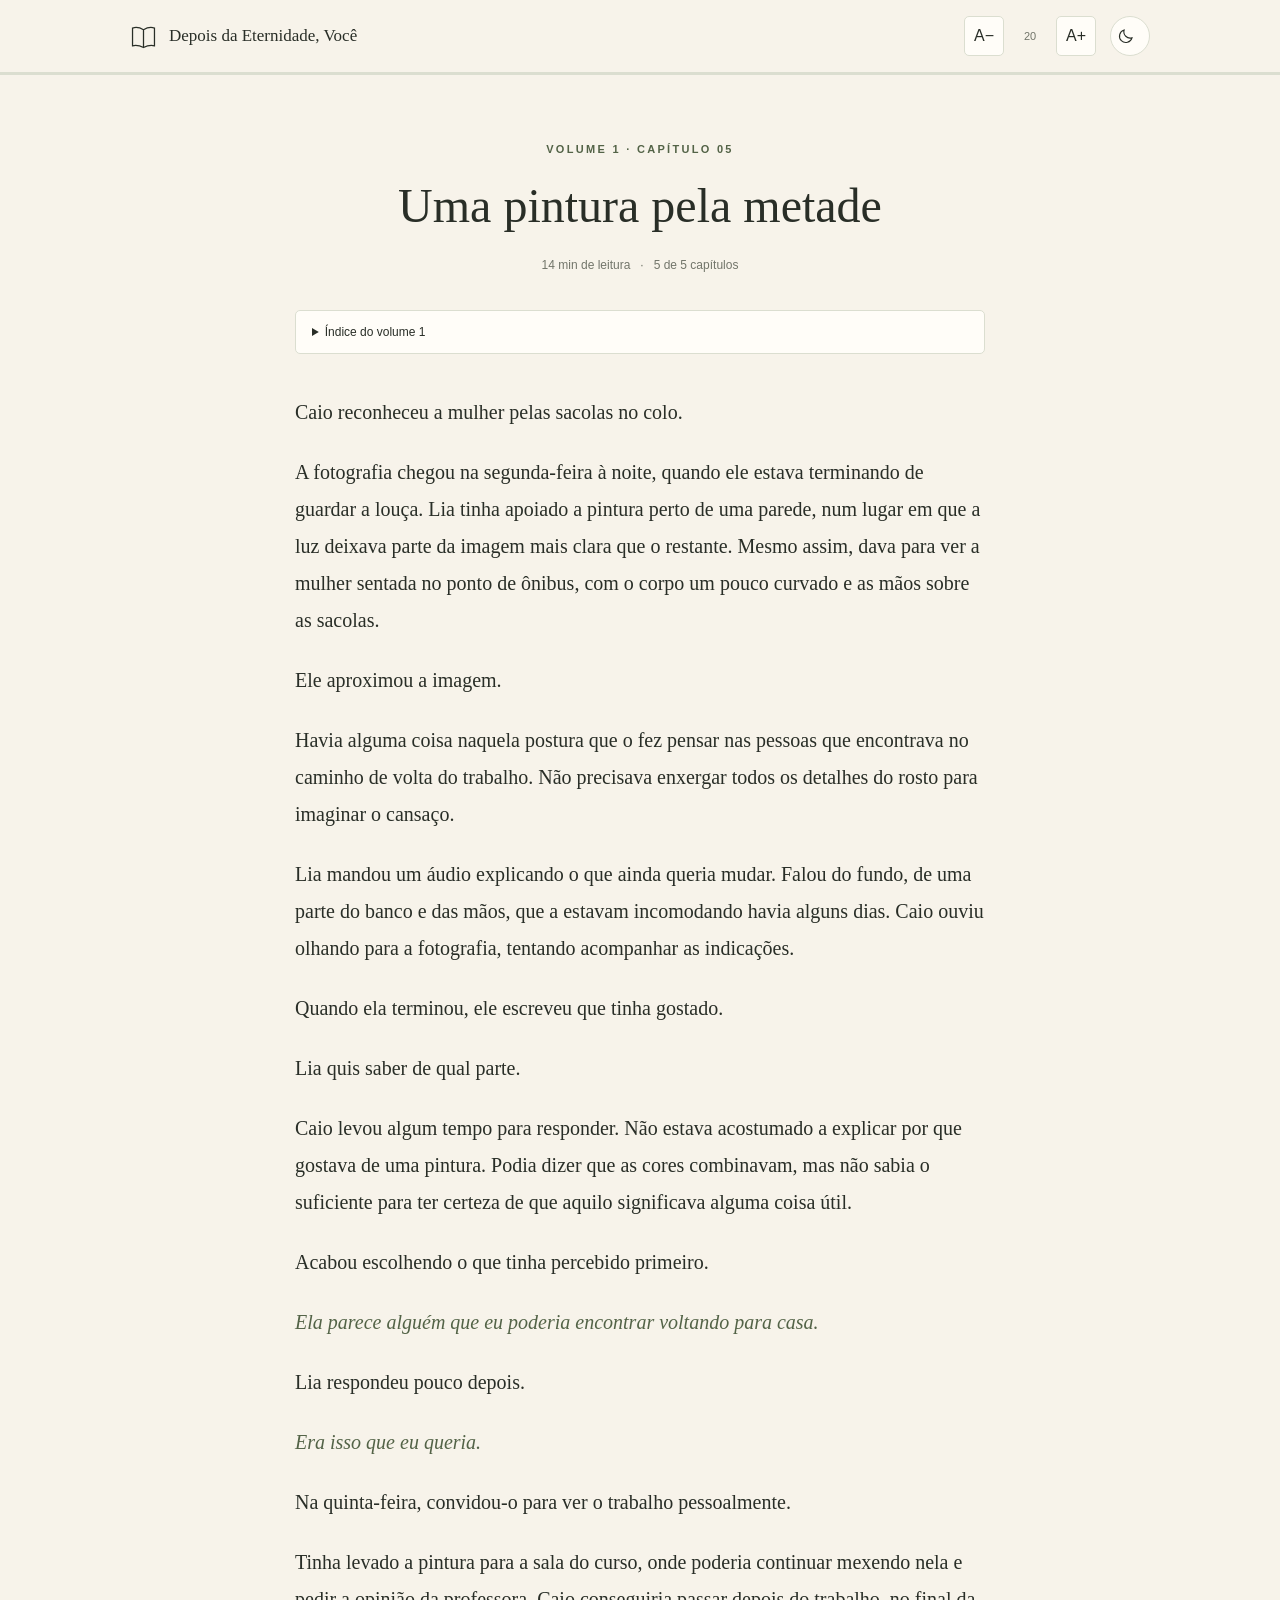
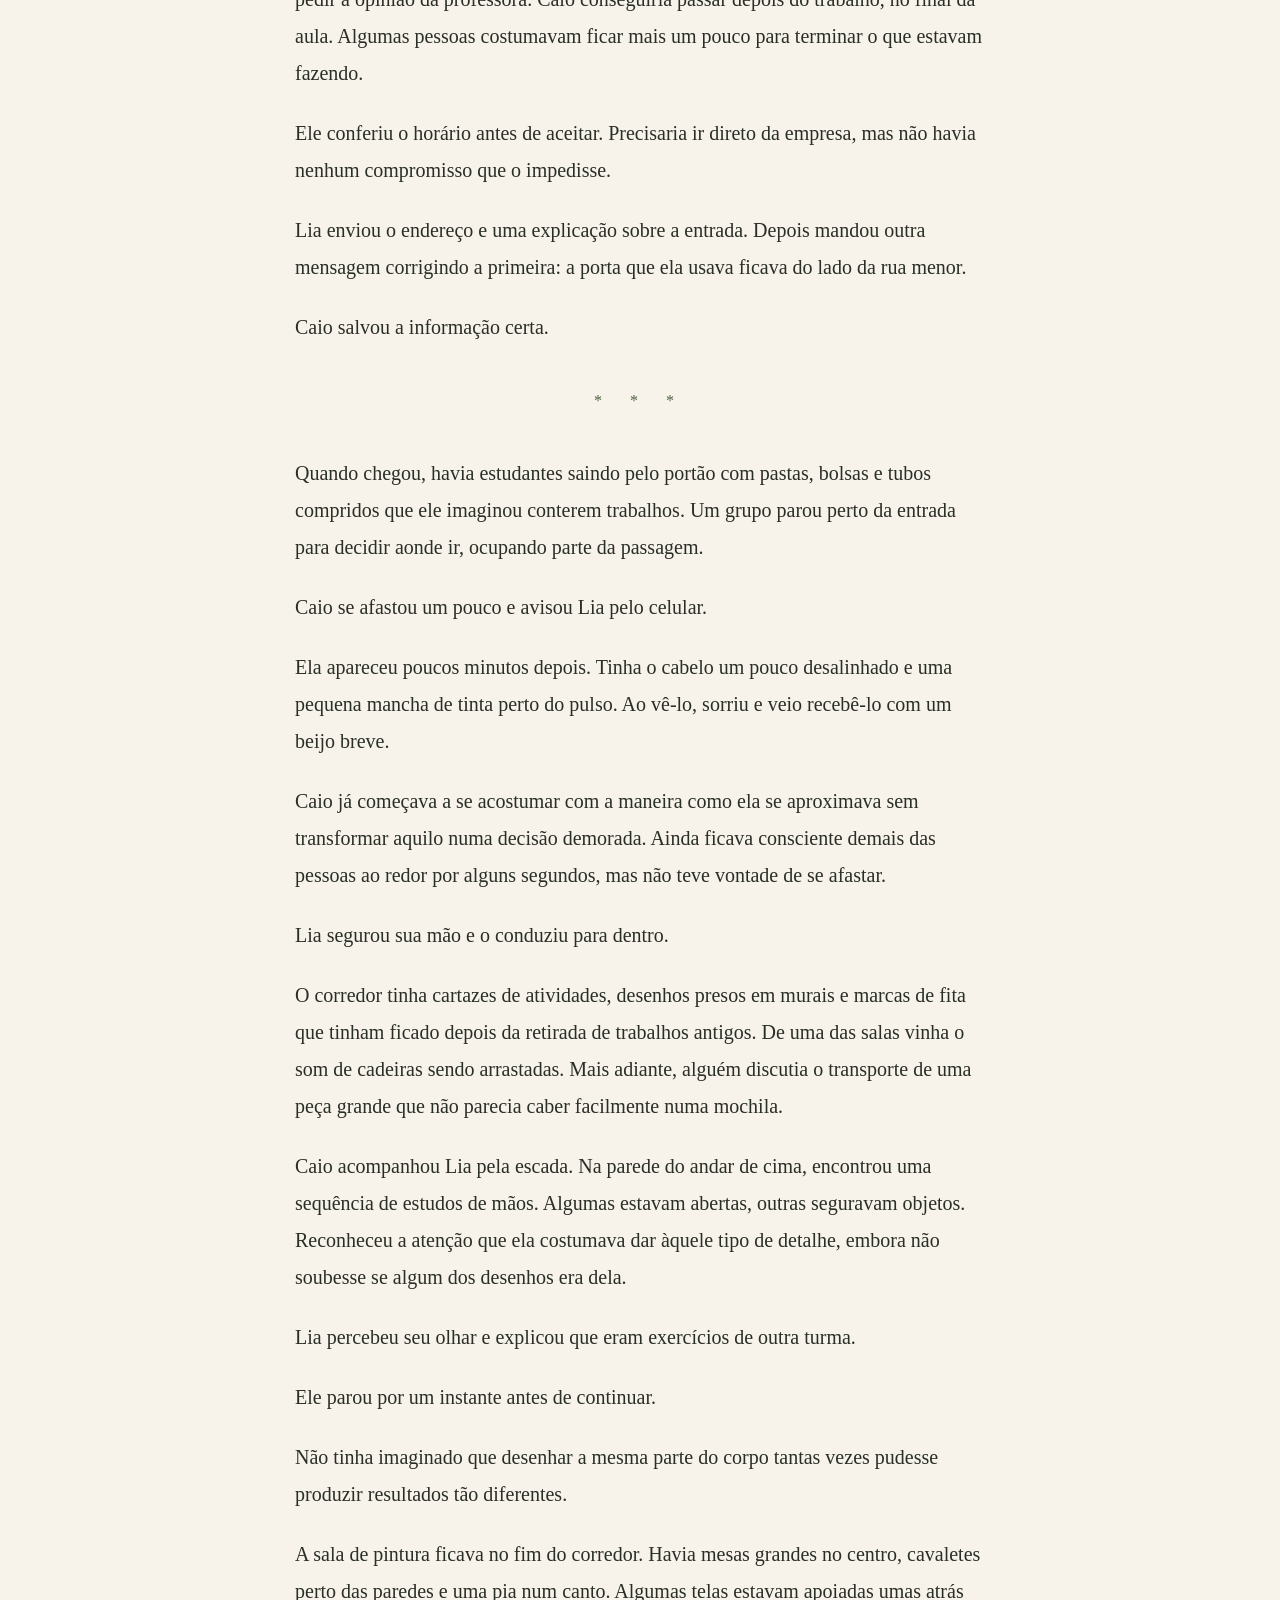
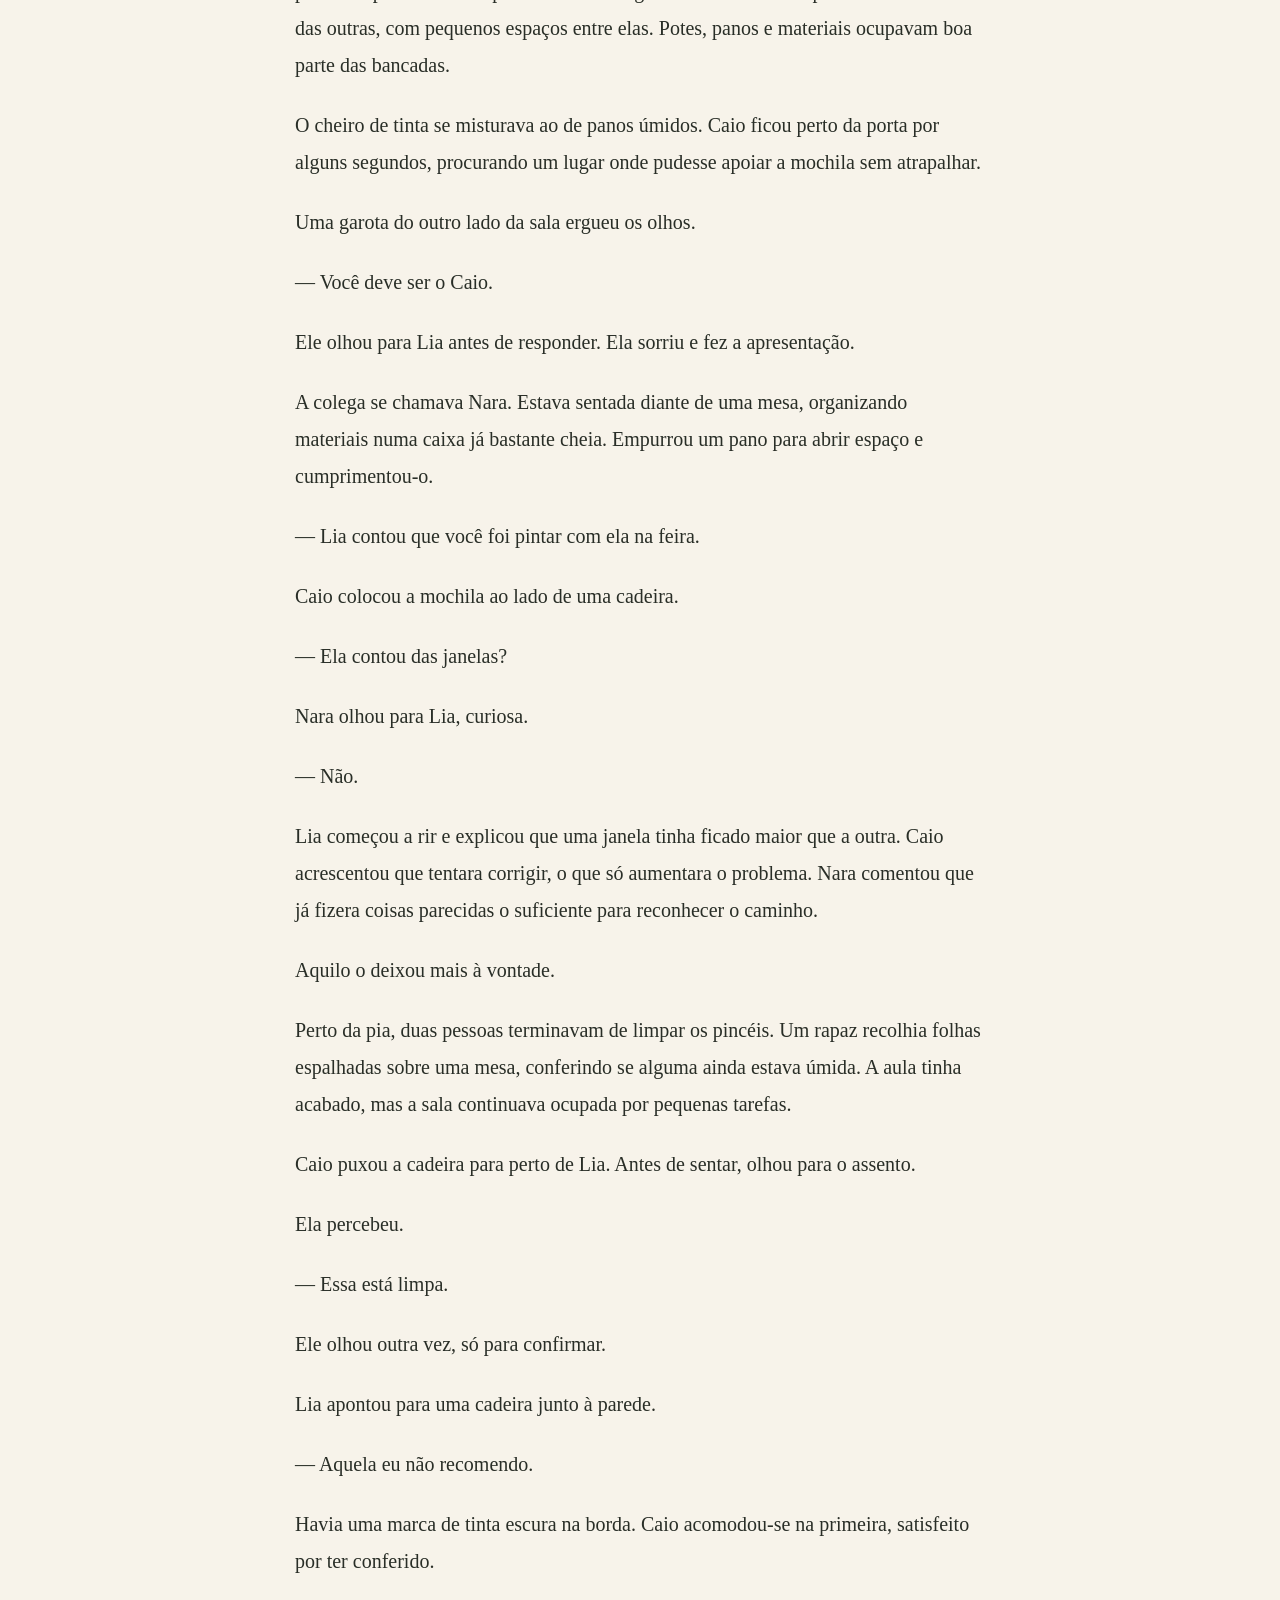
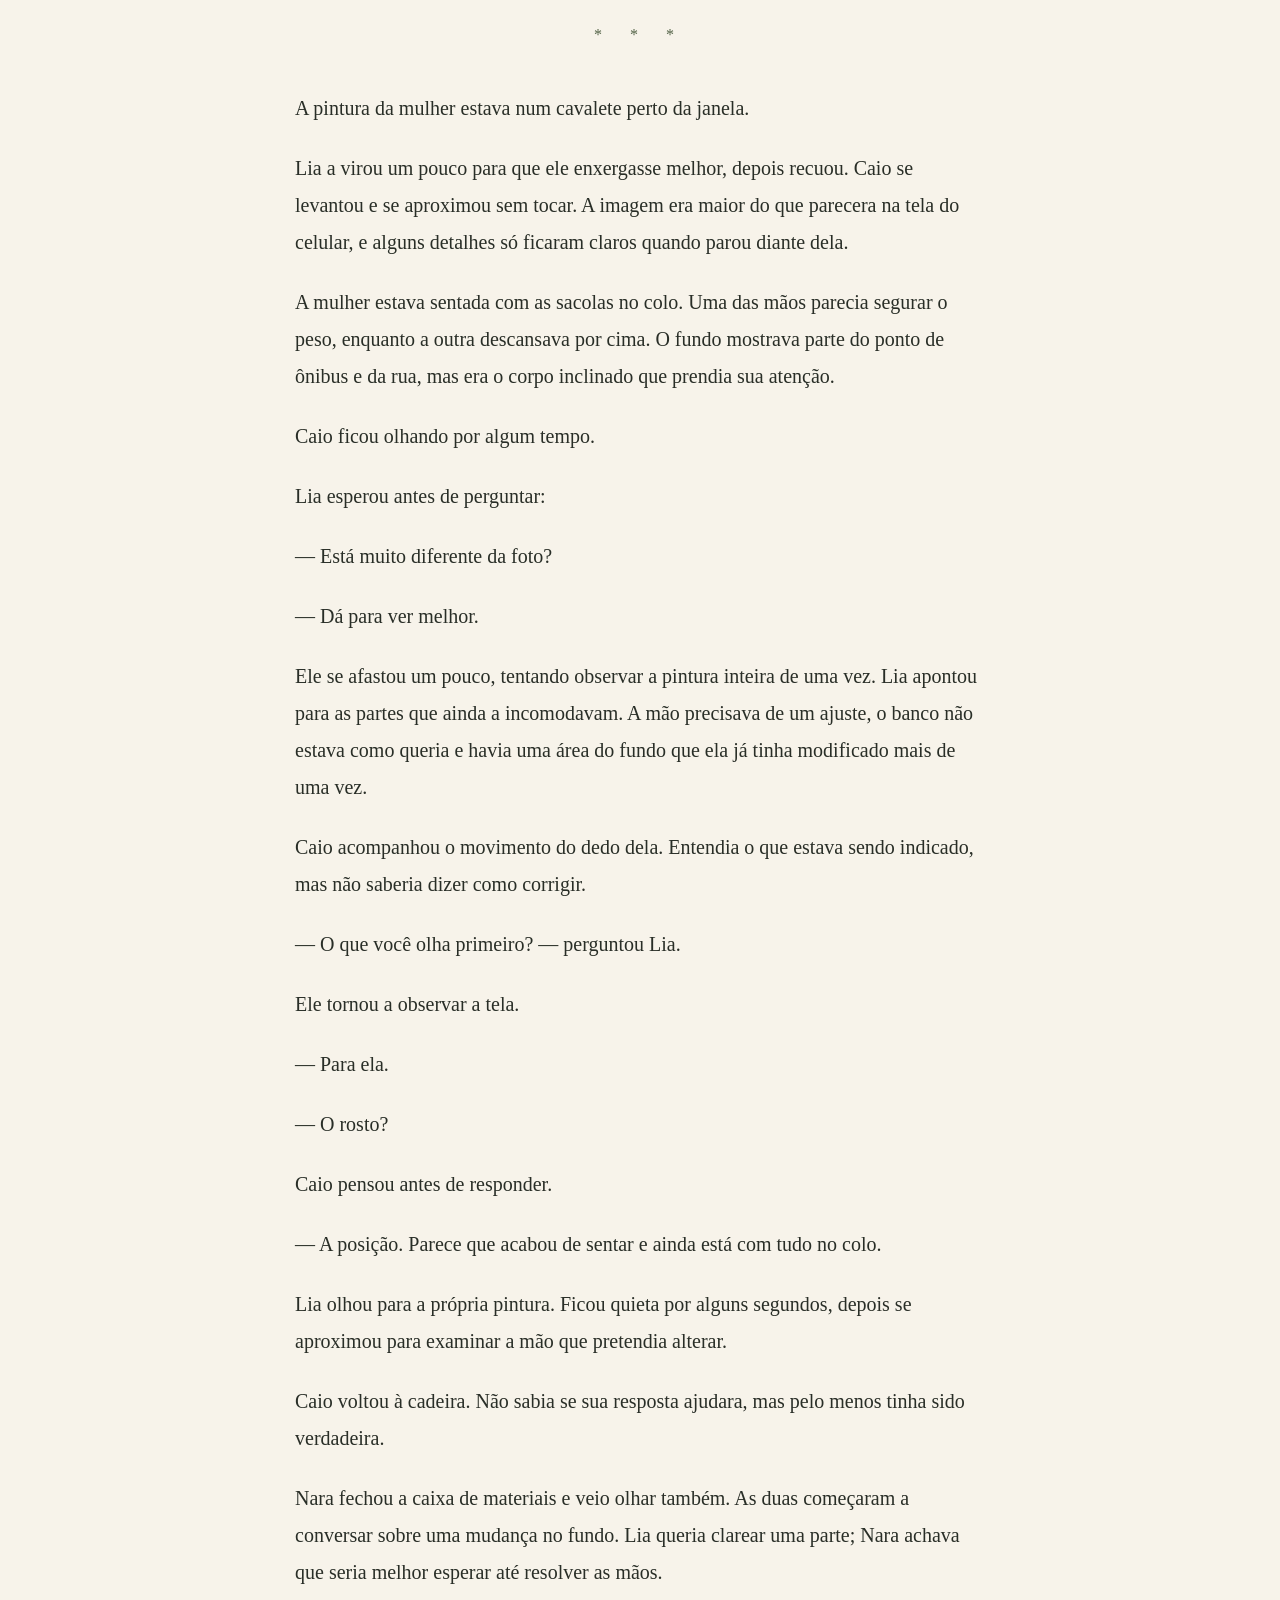
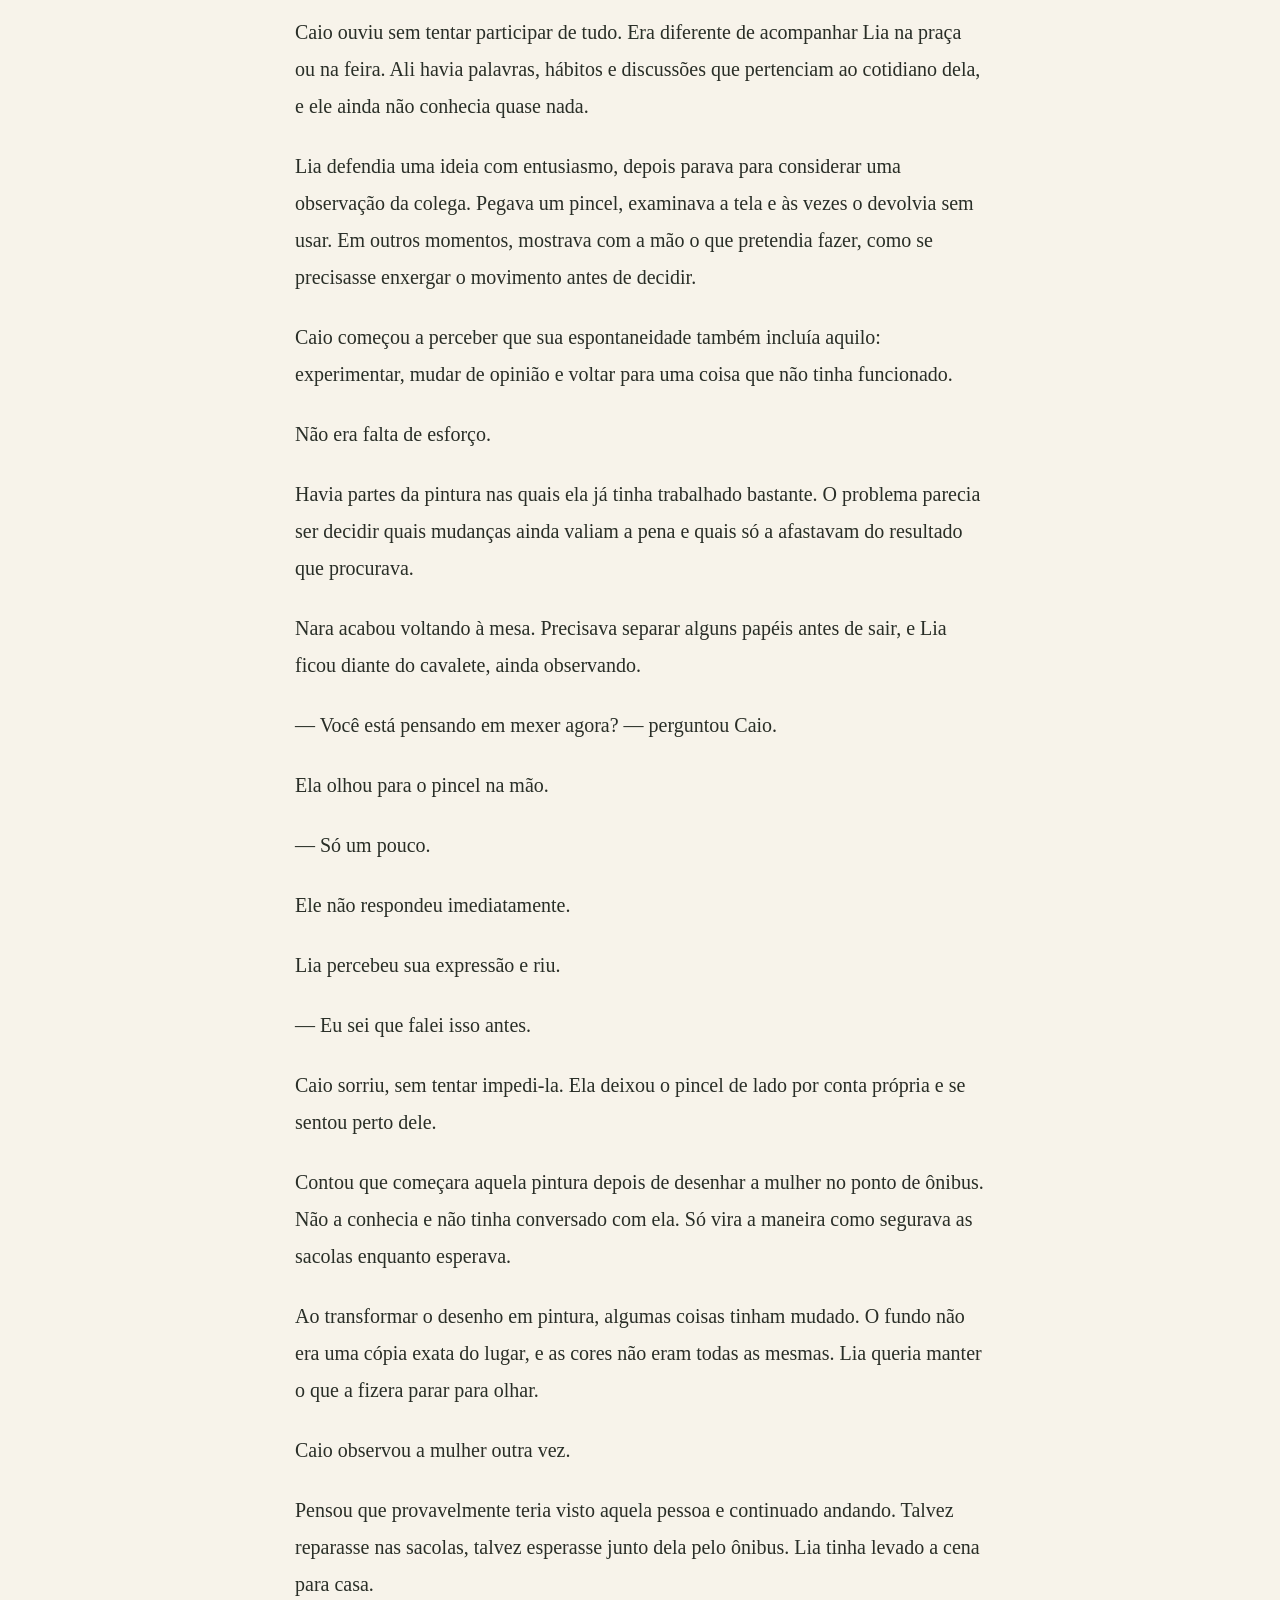
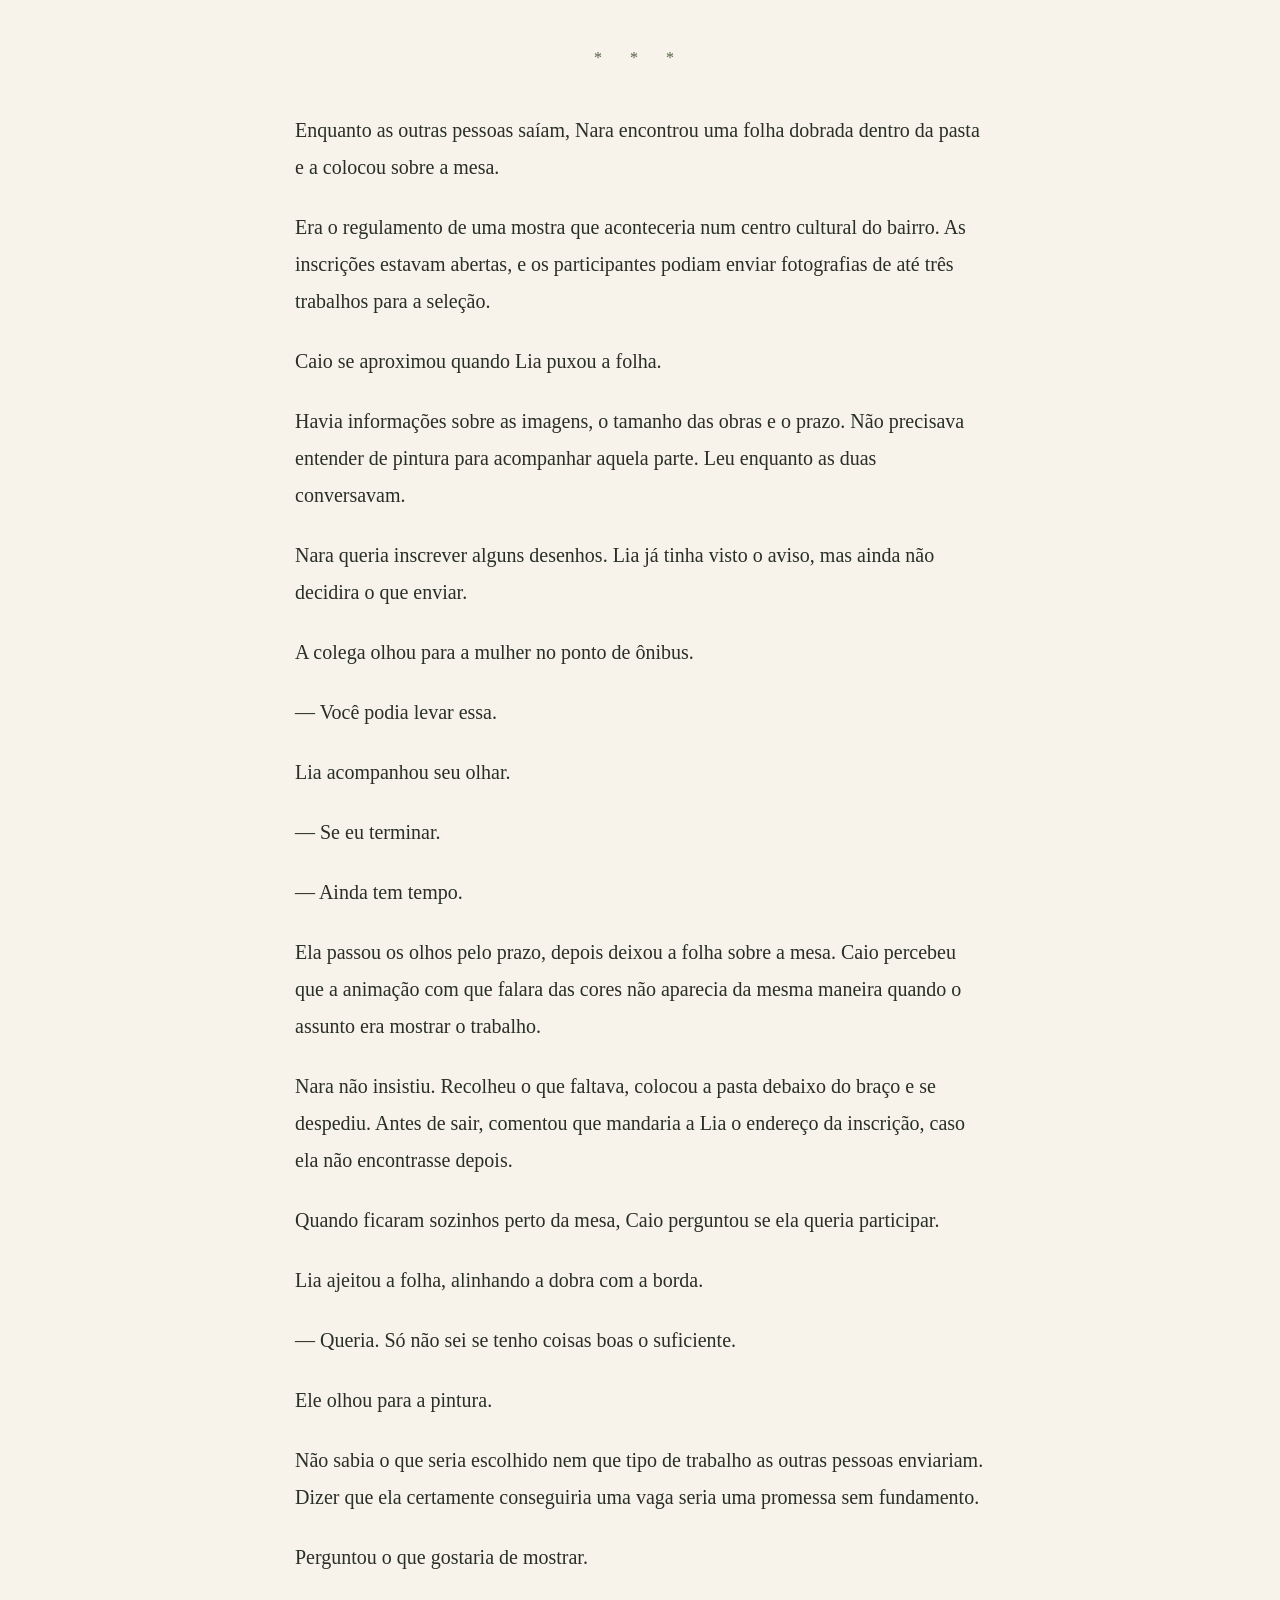
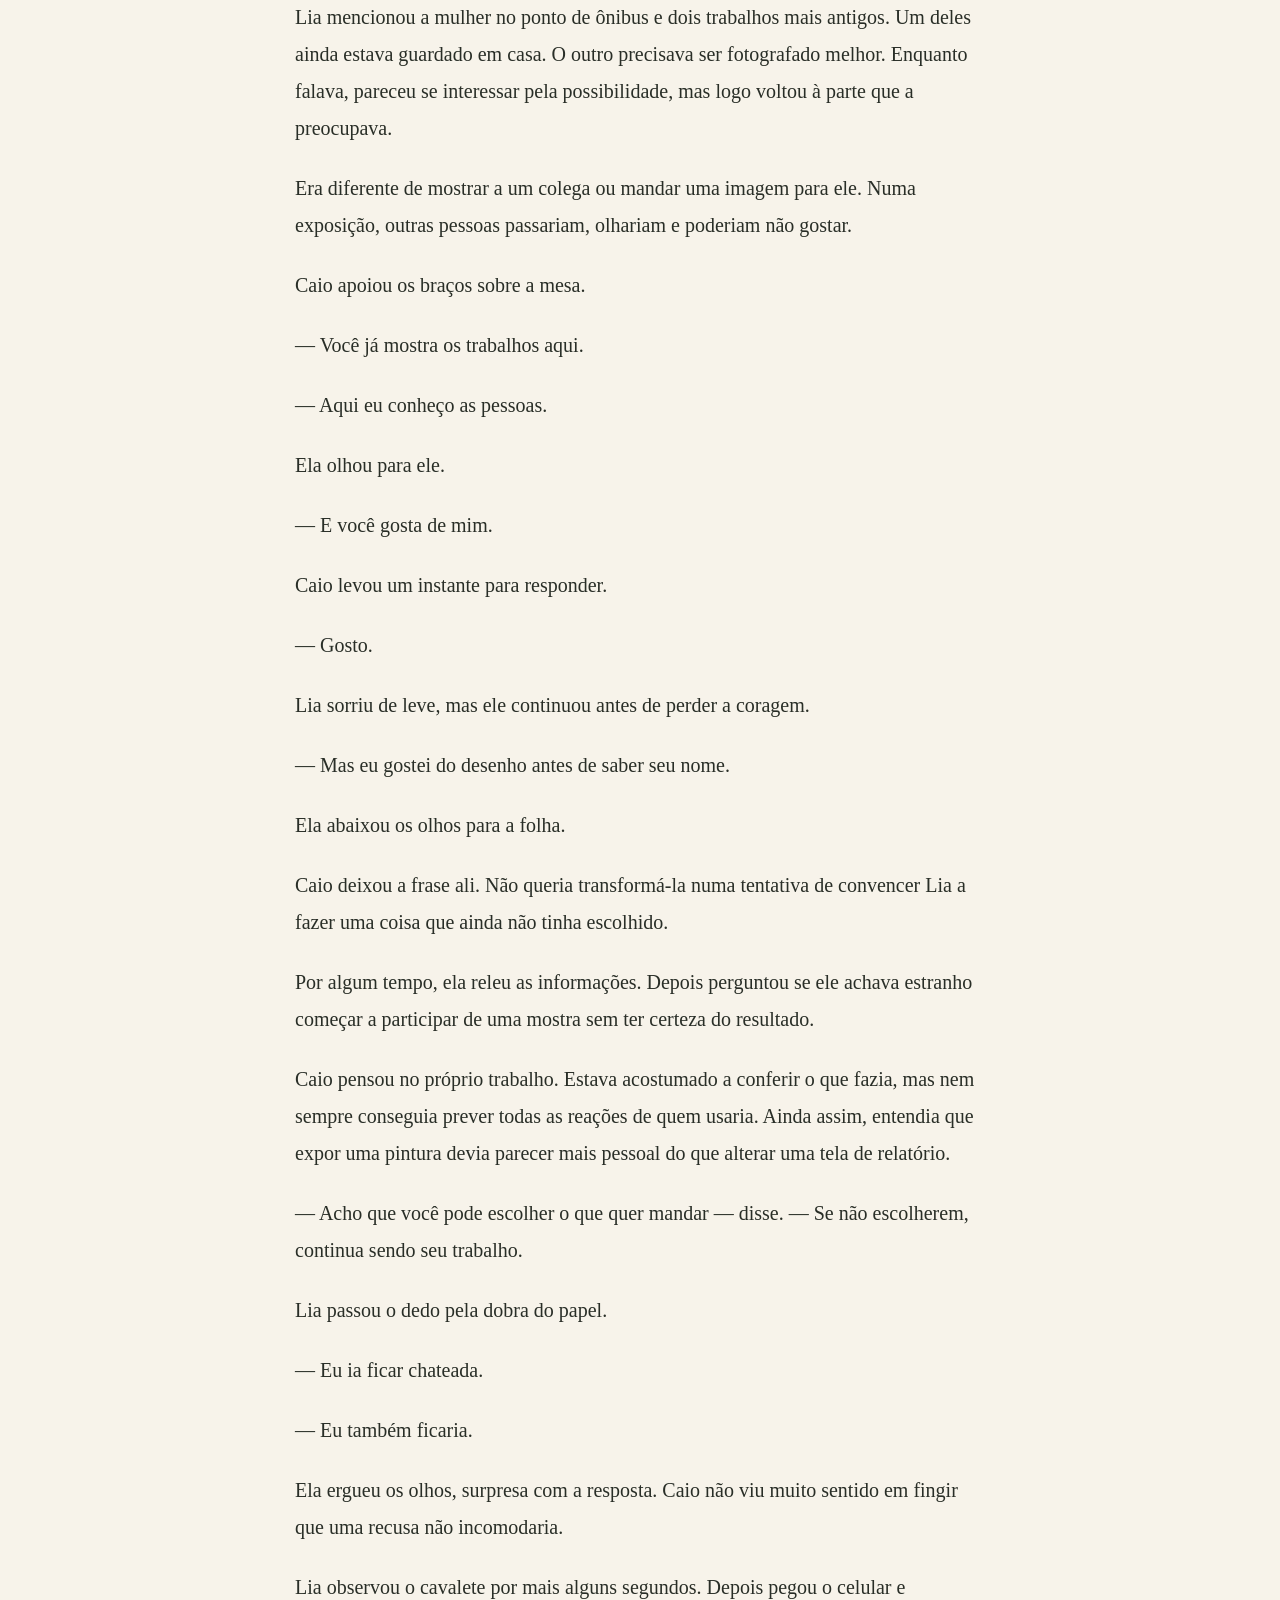
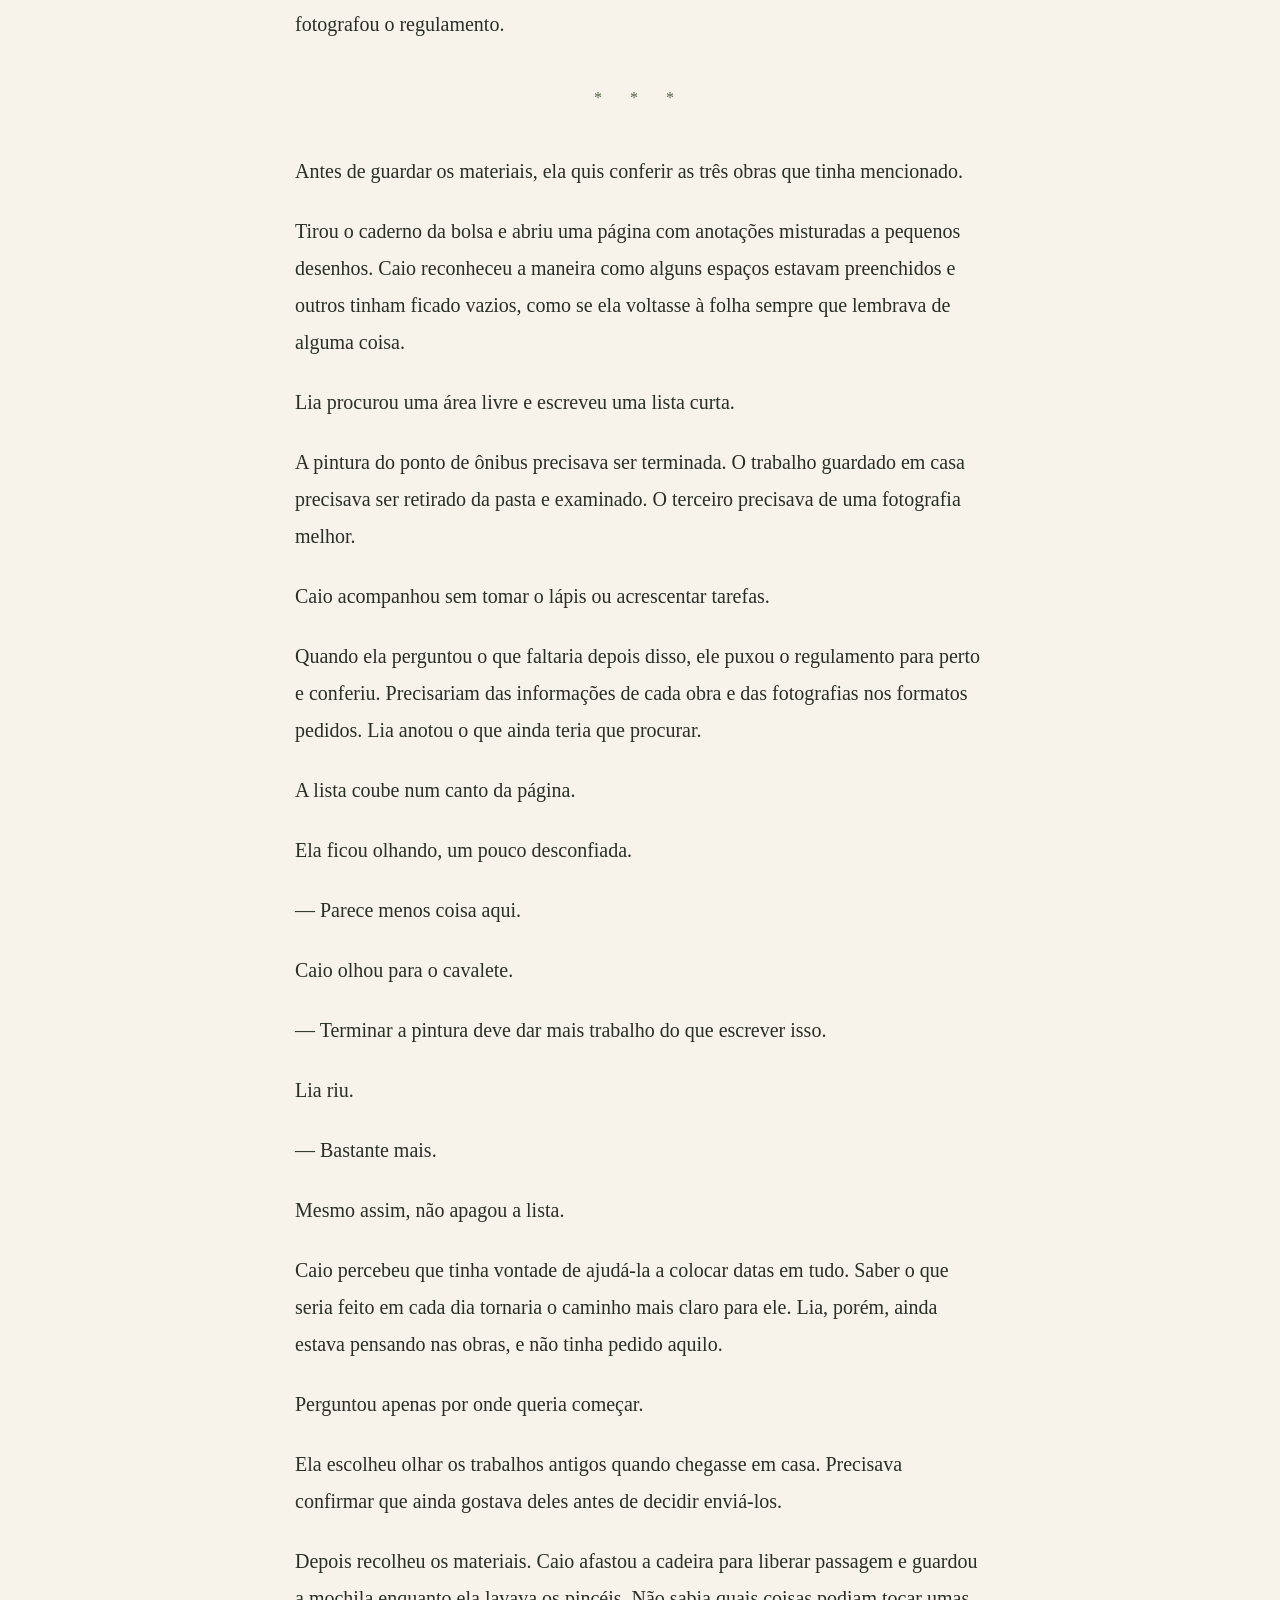
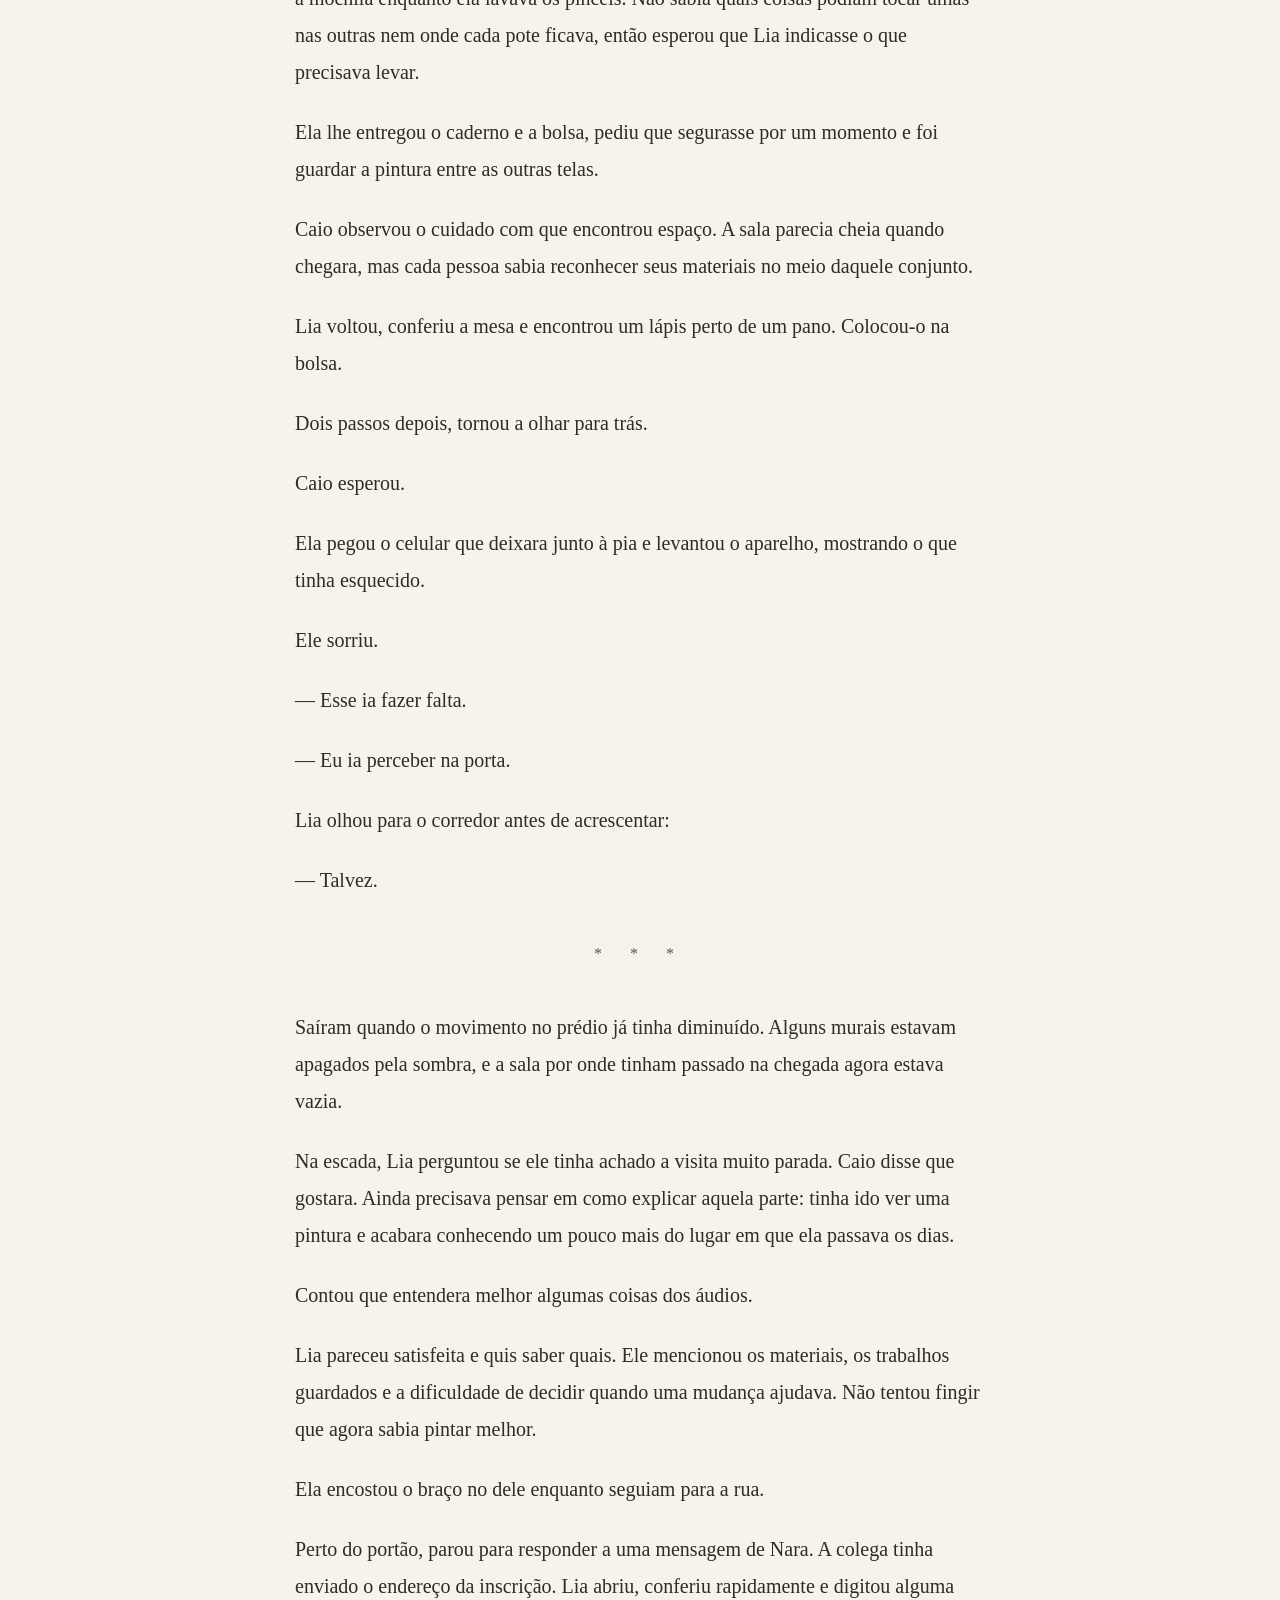
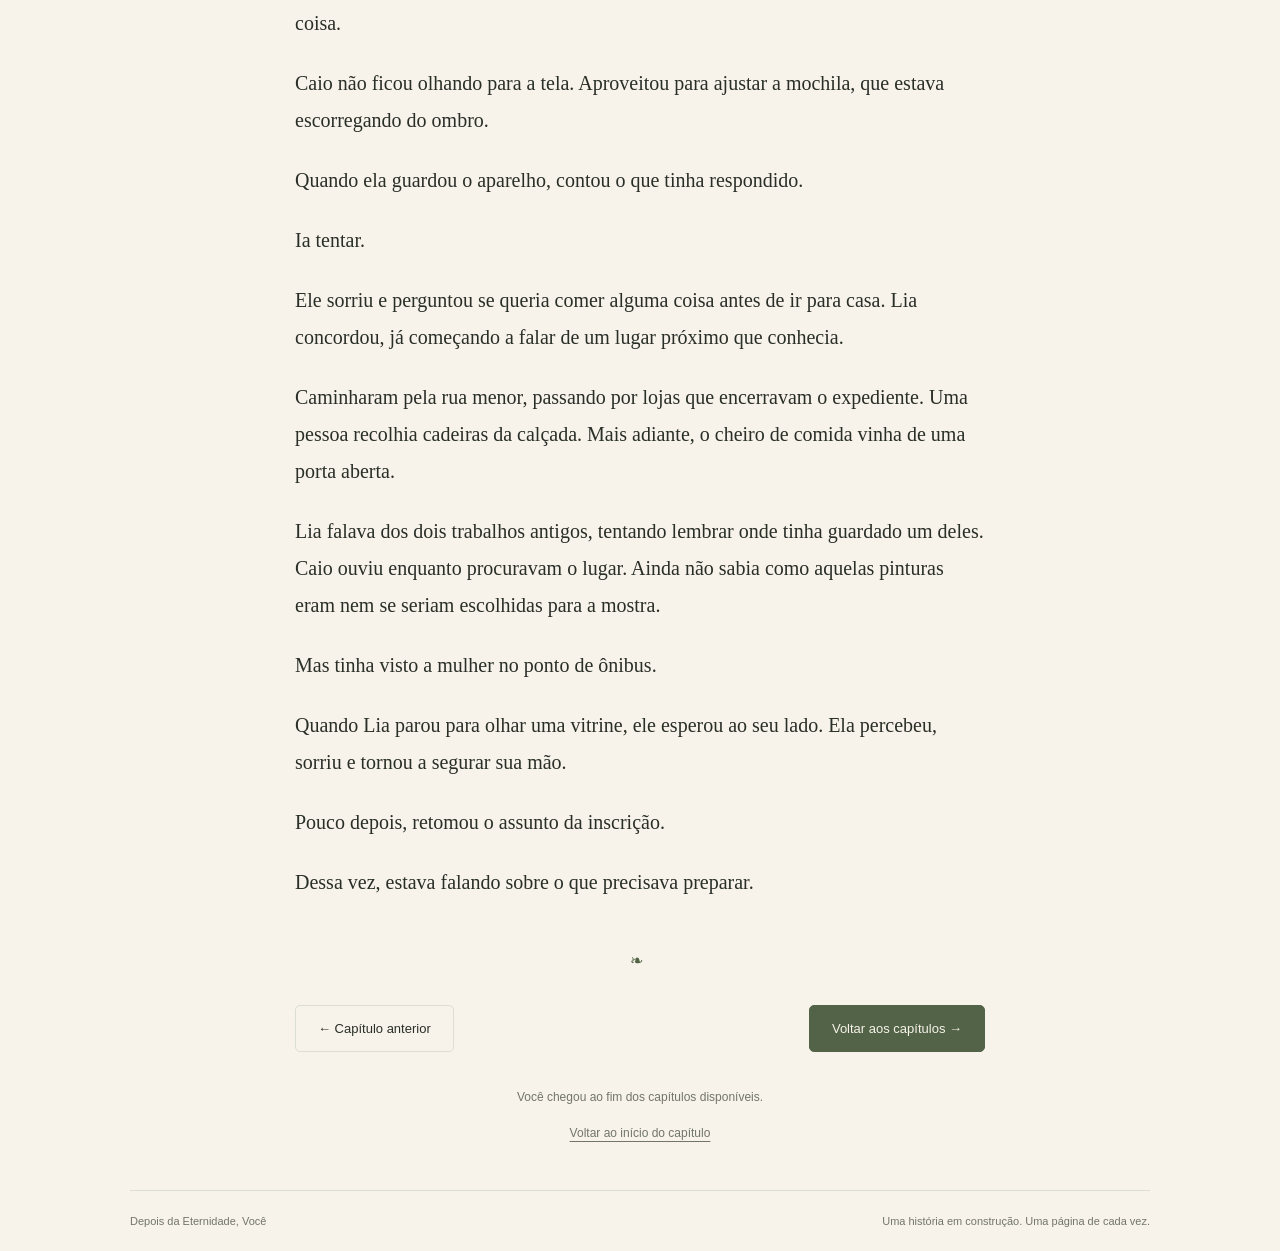
<file: capitulo-5.html>
<!doctype html>
<html lang="pt-BR"><head><meta charset="utf-8"><meta name="viewport" content="width=device-width, initial-scale=1">
<title>Uma pintura pela metade · Depois da Eternidade, Você</title><meta name="description" content="Uma pintura pela metade — Depois da Eternidade, Você">
<link rel="icon" href="data:image/svg+xml,%3Csvg xmlns=%22http://www.w3.org/2000/svg%22 viewBox=%220 0 32 32%22%3E%3Crect width=%2232%22 height=%2232%22 rx=%227%22 fill=%22%23536447%22/%3E%3Cpath d=%22M16 9c-4-2-7-2-10-1v16c4-1 7 0 10 1 3-1 6-2 10-1V8c-3-1-6-1-10 1v16%22 fill=%22none%22 stroke=%22%23f7f3ea%22 stroke-width=%221.5%22/%3E%3C/svg%3E" type="image/svg+xml"><link rel="stylesheet" href="styles.css"><script src="app.js" defer></script></head>
<body data-chapter-count="5" data-chapter="5"><a class="skip" href="#conteudo">Pular para o conteúdo</a><header class="reader-bar" id="inicio"><div class="reader-shell"><div class="topbar"><a class="brand" href="index.html" aria-label="Depois da Eternidade, Você, início"><svg viewBox="0 0 32 32" fill="none" aria-hidden="true"><path d="M16 8C11 5 6 5 3 6v21c5-1 9 0 13 2 4-2 8-3 13-2V6c-3-1-8-1-13 2Zm0 0v21" stroke="currentColor" stroke-width="1.5"/></svg><span class="brand-title">Depois da Eternidade, Você</span></a><div class="reader-controls js-only" role="group" aria-label="Preferências de leitura"><button type="button" data-font="decrease" aria-label="Diminuir tamanho do texto">A−</button><span class="font-size" aria-label="Tamanho do texto em pixels">20</span><button type="button" data-font="increase" aria-label="Aumentar tamanho do texto">A+</button><button class="theme-toggle js-only" type="button" aria-label="Ativar tema escuro" aria-pressed="false"><svg viewBox="0 0 24 24" fill="none" aria-hidden="true"><path d="M20 14.5A8.5 8.5 0 0 1 9.5 4 8.5 8.5 0 1 0 20 14.5Z" stroke="currentColor" stroke-width="1.5"/></svg></button></div></div></div><div class="progress-track" aria-hidden="true"><div class="progress-fill"></div></div></header>
<div class="reader-shell"><main id="conteudo"><div class="reader-heading"><span class="eyebrow">Volume 1 · Capítulo 05</span><h1>Uma pintura pela metade</h1><span class="reader-meta">14 min de leitura &nbsp; · &nbsp; 5 de 5 capítulos</span></div><details class="reader-toc"><summary>Índice do volume 1</summary><nav aria-label="Capítulos do volume 1"><a href="capitulo-1.html">01 · Era só uma tarde livre</a><a href="capitulo-2.html">02 · O próximo convite</a><a href="capitulo-3.html">03 · Entre uma tarefa e outra</a><a href="capitulo-4.html">04 · Um plano quase seguido</a><a href="capitulo-5.html" aria-current="page">05 · Uma pintura pela metade</a></nav></details><article class="prose" aria-label="Texto do capítulo"><p id="p-1">Caio reconheceu a mulher pelas sacolas no colo.</p>
<p id="p-2">A fotografia chegou na segunda-feira à noite, quando ele estava terminando de guardar a louça. Lia tinha apoiado a pintura perto de uma parede, num lugar em que a luz deixava parte da imagem mais clara que o restante. Mesmo assim, dava para ver a mulher sentada no ponto de ônibus, com o corpo um pouco curvado e as mãos sobre as sacolas.</p>
<p id="p-3">Ele aproximou a imagem.</p>
<p id="p-4">Havia alguma coisa naquela postura que o fez pensar nas pessoas que encontrava no caminho de volta do trabalho. Não precisava enxergar todos os detalhes do rosto para imaginar o cansaço.</p>
<p id="p-5">Lia mandou um áudio explicando o que ainda queria mudar. Falou do fundo, de uma parte do banco e das mãos, que a estavam incomodando havia alguns dias. Caio ouviu olhando para a fotografia, tentando acompanhar as indicações.</p>
<p id="p-6">Quando ela terminou, ele escreveu que tinha gostado.</p>
<p id="p-7">Lia quis saber de qual parte.</p>
<p id="p-8">Caio levou algum tempo para responder. Não estava acostumado a explicar por que gostava de uma pintura. Podia dizer que as cores combinavam, mas não sabia o suficiente para ter certeza de que aquilo significava alguma coisa útil.</p>
<p id="p-9">Acabou escolhendo o que tinha percebido primeiro.</p>
<p id="p-10"><em>Ela parece alguém que eu poderia encontrar voltando para casa.</em></p>
<p id="p-11">Lia respondeu pouco depois.</p>
<p id="p-12"><em>Era isso que eu queria.</em></p>
<p id="p-13">Na quinta-feira, convidou-o para ver o trabalho pessoalmente.</p>
<p id="p-14">Tinha levado a pintura para a sala do curso, onde poderia continuar mexendo nela e pedir a opinião da professora. Caio conseguiria passar depois do trabalho, no final da aula. Algumas pessoas costumavam ficar mais um pouco para terminar o que estavam fazendo.</p>
<p id="p-15">Ele conferiu o horário antes de aceitar. Precisaria ir direto da empresa, mas não havia nenhum compromisso que o impedisse.</p>
<p id="p-16">Lia enviou o endereço e uma explicação sobre a entrada. Depois mandou outra mensagem corrigindo a primeira: a porta que ela usava ficava do lado da rua menor.</p>
<p id="p-17">Caio salvou a informação certa.</p>
<div class="scene-break" id="p-18" role="separator" aria-label="Mudança de cena">* * *</div>
<p id="p-19">Quando chegou, havia estudantes saindo pelo portão com pastas, bolsas e tubos compridos que ele imaginou conterem trabalhos. Um grupo parou perto da entrada para decidir aonde ir, ocupando parte da passagem.</p>
<p id="p-20">Caio se afastou um pouco e avisou Lia pelo celular.</p>
<p id="p-21">Ela apareceu poucos minutos depois. Tinha o cabelo um pouco desalinhado e uma pequena mancha de tinta perto do pulso. Ao vê-lo, sorriu e veio recebê-lo com um beijo breve.</p>
<p id="p-22">Caio já começava a se acostumar com a maneira como ela se aproximava sem transformar aquilo numa decisão demorada. Ainda ficava consciente demais das pessoas ao redor por alguns segundos, mas não teve vontade de se afastar.</p>
<p id="p-23">Lia segurou sua mão e o conduziu para dentro.</p>
<p id="p-24">O corredor tinha cartazes de atividades, desenhos presos em murais e marcas de fita que tinham ficado depois da retirada de trabalhos antigos. De uma das salas vinha o som de cadeiras sendo arrastadas. Mais adiante, alguém discutia o transporte de uma peça grande que não parecia caber facilmente numa mochila.</p>
<p id="p-25">Caio acompanhou Lia pela escada. Na parede do andar de cima, encontrou uma sequência de estudos de mãos. Algumas estavam abertas, outras seguravam objetos. Reconheceu a atenção que ela costumava dar àquele tipo de detalhe, embora não soubesse se algum dos desenhos era dela.</p>
<p id="p-26">Lia percebeu seu olhar e explicou que eram exercícios de outra turma.</p>
<p id="p-27">Ele parou por um instante antes de continuar.</p>
<p id="p-28">Não tinha imaginado que desenhar a mesma parte do corpo tantas vezes pudesse produzir resultados tão diferentes.</p>
<p id="p-29">A sala de pintura ficava no fim do corredor. Havia mesas grandes no centro, cavaletes perto das paredes e uma pia num canto. Algumas telas estavam apoiadas umas atrás das outras, com pequenos espaços entre elas. Potes, panos e materiais ocupavam boa parte das bancadas.</p>
<p id="p-30">O cheiro de tinta se misturava ao de panos úmidos. Caio ficou perto da porta por alguns segundos, procurando um lugar onde pudesse apoiar a mochila sem atrapalhar.</p>
<p id="p-31">Uma garota do outro lado da sala ergueu os olhos.</p>
<p id="p-32">— Você deve ser o Caio.</p>
<p id="p-33">Ele olhou para Lia antes de responder. Ela sorriu e fez a apresentação.</p>
<p id="p-34">A colega se chamava Nara. Estava sentada diante de uma mesa, organizando materiais numa caixa já bastante cheia. Empurrou um pano para abrir espaço e cumprimentou-o.</p>
<p id="p-35">— Lia contou que você foi pintar com ela na feira.</p>
<p id="p-36">Caio colocou a mochila ao lado de uma cadeira.</p>
<p id="p-37">— Ela contou das janelas?</p>
<p id="p-38">Nara olhou para Lia, curiosa.</p>
<p id="p-39">— Não.</p>
<p id="p-40">Lia começou a rir e explicou que uma janela tinha ficado maior que a outra. Caio acrescentou que tentara corrigir, o que só aumentara o problema. Nara comentou que já fizera coisas parecidas o suficiente para reconhecer o caminho.</p>
<p id="p-41">Aquilo o deixou mais à vontade.</p>
<p id="p-42">Perto da pia, duas pessoas terminavam de limpar os pincéis. Um rapaz recolhia folhas espalhadas sobre uma mesa, conferindo se alguma ainda estava úmida. A aula tinha acabado, mas a sala continuava ocupada por pequenas tarefas.</p>
<p id="p-43">Caio puxou a cadeira para perto de Lia. Antes de sentar, olhou para o assento.</p>
<p id="p-44">Ela percebeu.</p>
<p id="p-45">— Essa está limpa.</p>
<p id="p-46">Ele olhou outra vez, só para confirmar.</p>
<p id="p-47">Lia apontou para uma cadeira junto à parede.</p>
<p id="p-48">— Aquela eu não recomendo.</p>
<p id="p-49">Havia uma marca de tinta escura na borda. Caio acomodou-se na primeira, satisfeito por ter conferido.</p>
<div class="scene-break" id="p-50" role="separator" aria-label="Mudança de cena">* * *</div>
<p id="p-51">A pintura da mulher estava num cavalete perto da janela.</p>
<p id="p-52">Lia a virou um pouco para que ele enxergasse melhor, depois recuou. Caio se levantou e se aproximou sem tocar. A imagem era maior do que parecera na tela do celular, e alguns detalhes só ficaram claros quando parou diante dela.</p>
<p id="p-53">A mulher estava sentada com as sacolas no colo. Uma das mãos parecia segurar o peso, enquanto a outra descansava por cima. O fundo mostrava parte do ponto de ônibus e da rua, mas era o corpo inclinado que prendia sua atenção.</p>
<p id="p-54">Caio ficou olhando por algum tempo.</p>
<p id="p-55">Lia esperou antes de perguntar:</p>
<p id="p-56">— Está muito diferente da foto?</p>
<p id="p-57">— Dá para ver melhor.</p>
<p id="p-58">Ele se afastou um pouco, tentando observar a pintura inteira de uma vez. Lia apontou para as partes que ainda a incomodavam. A mão precisava de um ajuste, o banco não estava como queria e havia uma área do fundo que ela já tinha modificado mais de uma vez.</p>
<p id="p-59">Caio acompanhou o movimento do dedo dela. Entendia o que estava sendo indicado, mas não saberia dizer como corrigir.</p>
<p id="p-60">— O que você olha primeiro? — perguntou Lia.</p>
<p id="p-61">Ele tornou a observar a tela.</p>
<p id="p-62">— Para ela.</p>
<p id="p-63">— O rosto?</p>
<p id="p-64">Caio pensou antes de responder.</p>
<p id="p-65">— A posição. Parece que acabou de sentar e ainda está com tudo no colo.</p>
<p id="p-66">Lia olhou para a própria pintura. Ficou quieta por alguns segundos, depois se aproximou para examinar a mão que pretendia alterar.</p>
<p id="p-67">Caio voltou à cadeira. Não sabia se sua resposta ajudara, mas pelo menos tinha sido verdadeira.</p>
<p id="p-68">Nara fechou a caixa de materiais e veio olhar também. As duas começaram a conversar sobre uma mudança no fundo. Lia queria clarear uma parte; Nara achava que seria melhor esperar até resolver as mãos.</p>
<p id="p-69">Caio ouviu sem tentar participar de tudo. Era diferente de acompanhar Lia na praça ou na feira. Ali havia palavras, hábitos e discussões que pertenciam ao cotidiano dela, e ele ainda não conhecia quase nada.</p>
<p id="p-70">Lia defendia uma ideia com entusiasmo, depois parava para considerar uma observação da colega. Pegava um pincel, examinava a tela e às vezes o devolvia sem usar. Em outros momentos, mostrava com a mão o que pretendia fazer, como se precisasse enxergar o movimento antes de decidir.</p>
<p id="p-71">Caio começou a perceber que sua espontaneidade também incluía aquilo: experimentar, mudar de opinião e voltar para uma coisa que não tinha funcionado.</p>
<p id="p-72">Não era falta de esforço.</p>
<p id="p-73">Havia partes da pintura nas quais ela já tinha trabalhado bastante. O problema parecia ser decidir quais mudanças ainda valiam a pena e quais só a afastavam do resultado que procurava.</p>
<p id="p-74">Nara acabou voltando à mesa. Precisava separar alguns papéis antes de sair, e Lia ficou diante do cavalete, ainda observando.</p>
<p id="p-75">— Você está pensando em mexer agora? — perguntou Caio.</p>
<p id="p-76">Ela olhou para o pincel na mão.</p>
<p id="p-77">— Só um pouco.</p>
<p id="p-78">Ele não respondeu imediatamente.</p>
<p id="p-79">Lia percebeu sua expressão e riu.</p>
<p id="p-80">— Eu sei que falei isso antes.</p>
<p id="p-81">Caio sorriu, sem tentar impedi-la. Ela deixou o pincel de lado por conta própria e se sentou perto dele.</p>
<p id="p-82">Contou que começara aquela pintura depois de desenhar a mulher no ponto de ônibus. Não a conhecia e não tinha conversado com ela. Só vira a maneira como segurava as sacolas enquanto esperava.</p>
<p id="p-83">Ao transformar o desenho em pintura, algumas coisas tinham mudado. O fundo não era uma cópia exata do lugar, e as cores não eram todas as mesmas. Lia queria manter o que a fizera parar para olhar.</p>
<p id="p-84">Caio observou a mulher outra vez.</p>
<p id="p-85">Pensou que provavelmente teria visto aquela pessoa e continuado andando. Talvez reparasse nas sacolas, talvez esperasse junto dela pelo ônibus. Lia tinha levado a cena para casa.</p>
<div class="scene-break" id="p-86" role="separator" aria-label="Mudança de cena">* * *</div>
<p id="p-87">Enquanto as outras pessoas saíam, Nara encontrou uma folha dobrada dentro da pasta e a colocou sobre a mesa.</p>
<p id="p-88">Era o regulamento de uma mostra que aconteceria num centro cultural do bairro. As inscrições estavam abertas, e os participantes podiam enviar fotografias de até três trabalhos para a seleção.</p>
<p id="p-89">Caio se aproximou quando Lia puxou a folha.</p>
<p id="p-90">Havia informações sobre as imagens, o tamanho das obras e o prazo. Não precisava entender de pintura para acompanhar aquela parte. Leu enquanto as duas conversavam.</p>
<p id="p-91">Nara queria inscrever alguns desenhos. Lia já tinha visto o aviso, mas ainda não decidira o que enviar.</p>
<p id="p-92">A colega olhou para a mulher no ponto de ônibus.</p>
<p id="p-93">— Você podia levar essa.</p>
<p id="p-94">Lia acompanhou seu olhar.</p>
<p id="p-95">— Se eu terminar.</p>
<p id="p-96">— Ainda tem tempo.</p>
<p id="p-97">Ela passou os olhos pelo prazo, depois deixou a folha sobre a mesa. Caio percebeu que a animação com que falara das cores não aparecia da mesma maneira quando o assunto era mostrar o trabalho.</p>
<p id="p-98">Nara não insistiu. Recolheu o que faltava, colocou a pasta debaixo do braço e se despediu. Antes de sair, comentou que mandaria a Lia o endereço da inscrição, caso ela não encontrasse depois.</p>
<p id="p-99">Quando ficaram sozinhos perto da mesa, Caio perguntou se ela queria participar.</p>
<p id="p-100">Lia ajeitou a folha, alinhando a dobra com a borda.</p>
<p id="p-101">— Queria. Só não sei se tenho coisas boas o suficiente.</p>
<p id="p-102">Ele olhou para a pintura.</p>
<p id="p-103">Não sabia o que seria escolhido nem que tipo de trabalho as outras pessoas enviariam. Dizer que ela certamente conseguiria uma vaga seria uma promessa sem fundamento.</p>
<p id="p-104">Perguntou o que gostaria de mostrar.</p>
<p id="p-105">Lia mencionou a mulher no ponto de ônibus e dois trabalhos mais antigos. Um deles ainda estava guardado em casa. O outro precisava ser fotografado melhor. Enquanto falava, pareceu se interessar pela possibilidade, mas logo voltou à parte que a preocupava.</p>
<p id="p-106">Era diferente de mostrar a um colega ou mandar uma imagem para ele. Numa exposição, outras pessoas passariam, olhariam e poderiam não gostar.</p>
<p id="p-107">Caio apoiou os braços sobre a mesa.</p>
<p id="p-108">— Você já mostra os trabalhos aqui.</p>
<p id="p-109">— Aqui eu conheço as pessoas.</p>
<p id="p-110">Ela olhou para ele.</p>
<p id="p-111">— E você gosta de mim.</p>
<p id="p-112">Caio levou um instante para responder.</p>
<p id="p-113">— Gosto.</p>
<p id="p-114">Lia sorriu de leve, mas ele continuou antes de perder a coragem.</p>
<p id="p-115">— Mas eu gostei do desenho antes de saber seu nome.</p>
<p id="p-116">Ela abaixou os olhos para a folha.</p>
<p id="p-117">Caio deixou a frase ali. Não queria transformá-la numa tentativa de convencer Lia a fazer uma coisa que ainda não tinha escolhido.</p>
<p id="p-118">Por algum tempo, ela releu as informações. Depois perguntou se ele achava estranho começar a participar de uma mostra sem ter certeza do resultado.</p>
<p id="p-119">Caio pensou no próprio trabalho. Estava acostumado a conferir o que fazia, mas nem sempre conseguia prever todas as reações de quem usaria. Ainda assim, entendia que expor uma pintura devia parecer mais pessoal do que alterar uma tela de relatório.</p>
<p id="p-120">— Acho que você pode escolher o que quer mandar — disse. — Se não escolherem, continua sendo seu trabalho.</p>
<p id="p-121">Lia passou o dedo pela dobra do papel.</p>
<p id="p-122">— Eu ia ficar chateada.</p>
<p id="p-123">— Eu também ficaria.</p>
<p id="p-124">Ela ergueu os olhos, surpresa com a resposta. Caio não viu muito sentido em fingir que uma recusa não incomodaria.</p>
<p id="p-125">Lia observou o cavalete por mais alguns segundos. Depois pegou o celular e fotografou o regulamento.</p>
<div class="scene-break" id="p-126" role="separator" aria-label="Mudança de cena">* * *</div>
<p id="p-127">Antes de guardar os materiais, ela quis conferir as três obras que tinha mencionado.</p>
<p id="p-128">Tirou o caderno da bolsa e abriu uma página com anotações misturadas a pequenos desenhos. Caio reconheceu a maneira como alguns espaços estavam preenchidos e outros tinham ficado vazios, como se ela voltasse à folha sempre que lembrava de alguma coisa.</p>
<p id="p-129">Lia procurou uma área livre e escreveu uma lista curta.</p>
<p id="p-130">A pintura do ponto de ônibus precisava ser terminada. O trabalho guardado em casa precisava ser retirado da pasta e examinado. O terceiro precisava de uma fotografia melhor.</p>
<p id="p-131">Caio acompanhou sem tomar o lápis ou acrescentar tarefas.</p>
<p id="p-132">Quando ela perguntou o que faltaria depois disso, ele puxou o regulamento para perto e conferiu. Precisariam das informações de cada obra e das fotografias nos formatos pedidos. Lia anotou o que ainda teria que procurar.</p>
<p id="p-133">A lista coube num canto da página.</p>
<p id="p-134">Ela ficou olhando, um pouco desconfiada.</p>
<p id="p-135">— Parece menos coisa aqui.</p>
<p id="p-136">Caio olhou para o cavalete.</p>
<p id="p-137">— Terminar a pintura deve dar mais trabalho do que escrever isso.</p>
<p id="p-138">Lia riu.</p>
<p id="p-139">— Bastante mais.</p>
<p id="p-140">Mesmo assim, não apagou a lista.</p>
<p id="p-141">Caio percebeu que tinha vontade de ajudá-la a colocar datas em tudo. Saber o que seria feito em cada dia tornaria o caminho mais claro para ele. Lia, porém, ainda estava pensando nas obras, e não tinha pedido aquilo.</p>
<p id="p-142">Perguntou apenas por onde queria começar.</p>
<p id="p-143">Ela escolheu olhar os trabalhos antigos quando chegasse em casa. Precisava confirmar que ainda gostava deles antes de decidir enviá-los.</p>
<p id="p-144">Depois recolheu os materiais. Caio afastou a cadeira para liberar passagem e guardou a mochila enquanto ela lavava os pincéis. Não sabia quais coisas podiam tocar umas nas outras nem onde cada pote ficava, então esperou que Lia indicasse o que precisava levar.</p>
<p id="p-145">Ela lhe entregou o caderno e a bolsa, pediu que segurasse por um momento e foi guardar a pintura entre as outras telas.</p>
<p id="p-146">Caio observou o cuidado com que encontrou espaço. A sala parecia cheia quando chegara, mas cada pessoa sabia reconhecer seus materiais no meio daquele conjunto.</p>
<p id="p-147">Lia voltou, conferiu a mesa e encontrou um lápis perto de um pano. Colocou-o na bolsa.</p>
<p id="p-148">Dois passos depois, tornou a olhar para trás.</p>
<p id="p-149">Caio esperou.</p>
<p id="p-150">Ela pegou o celular que deixara junto à pia e levantou o aparelho, mostrando o que tinha esquecido.</p>
<p id="p-151">Ele sorriu.</p>
<p id="p-152">— Esse ia fazer falta.</p>
<p id="p-153">— Eu ia perceber na porta.</p>
<p id="p-154">Lia olhou para o corredor antes de acrescentar:</p>
<p id="p-155">— Talvez.</p>
<div class="scene-break" id="p-156" role="separator" aria-label="Mudança de cena">* * *</div>
<p id="p-157">Saíram quando o movimento no prédio já tinha diminuído. Alguns murais estavam apagados pela sombra, e a sala por onde tinham passado na chegada agora estava vazia.</p>
<p id="p-158">Na escada, Lia perguntou se ele tinha achado a visita muito parada. Caio disse que gostara. Ainda precisava pensar em como explicar aquela parte: tinha ido ver uma pintura e acabara conhecendo um pouco mais do lugar em que ela passava os dias.</p>
<p id="p-159">Contou que entendera melhor algumas coisas dos áudios.</p>
<p id="p-160">Lia pareceu satisfeita e quis saber quais. Ele mencionou os materiais, os trabalhos guardados e a dificuldade de decidir quando uma mudança ajudava. Não tentou fingir que agora sabia pintar melhor.</p>
<p id="p-161">Ela encostou o braço no dele enquanto seguiam para a rua.</p>
<p id="p-162">Perto do portão, parou para responder a uma mensagem de Nara. A colega tinha enviado o endereço da inscrição. Lia abriu, conferiu rapidamente e digitou alguma coisa.</p>
<p id="p-163">Caio não ficou olhando para a tela. Aproveitou para ajustar a mochila, que estava escorregando do ombro.</p>
<p id="p-164">Quando ela guardou o aparelho, contou o que tinha respondido.</p>
<p id="p-165">Ia tentar.</p>
<p id="p-166">Ele sorriu e perguntou se queria comer alguma coisa antes de ir para casa. Lia concordou, já começando a falar de um lugar próximo que conhecia.</p>
<p id="p-167">Caminharam pela rua menor, passando por lojas que encerravam o expediente. Uma pessoa recolhia cadeiras da calçada. Mais adiante, o cheiro de comida vinha de uma porta aberta.</p>
<p id="p-168">Lia falava dos dois trabalhos antigos, tentando lembrar onde tinha guardado um deles. Caio ouviu enquanto procuravam o lugar. Ainda não sabia como aquelas pinturas eram nem se seriam escolhidas para a mostra.</p>
<p id="p-169">Mas tinha visto a mulher no ponto de ônibus.</p>
<p id="p-170">Quando Lia parou para olhar uma vitrine, ele esperou ao seu lado. Ela percebeu, sorriu e tornou a segurar sua mão.</p>
<p id="p-171">Pouco depois, retomou o assunto da inscrição.</p>
<p id="p-172">Dessa vez, estava falando sobre o que precisava preparar.</p></article><div class="end-mark" aria-hidden="true">❧</div><nav class="chapter-nav" aria-label="Navegação entre capítulos"><a class="button" href="capitulo-4.html">← Capítulo anterior</a><a class="button primary" href="index.html#capitulos">Voltar aos capítulos →</a></nav><div class="reading-status">Você chegou ao fim dos capítulos disponíveis.<a class="back-top" href="#inicio">Voltar ao início do capítulo</a></div></main><footer class="footer"><span>Depois da Eternidade, Você</span><span>Uma história em construção. Uma página de cada vez.</span></footer></div></body></html>
</file>
<file: styles.css>
:root{color-scheme:light;--bg:#f7f3ea;--surface:#fffdf8;--ink:#292e27;--muted:#72756a;--accent:#536347;--line:#dbded0;--soft:#e9ecdf;--reader-size:20px}
:root[data-theme=dark]{color-scheme:dark;--bg:#1d241f;--surface:#252d27;--ink:#ececde;--muted:#abb4a4;--accent:#b6c6a0;--line:#414d40;--soft:#303c30}
*{box-sizing:border-box}html{scroll-behavior:smooth;scroll-padding-top:145px}body{margin:0;background:var(--bg);color:var(--ink);font-family:Segoe UI,Arial,sans-serif}a{color:inherit;text-decoration:none}button,a,input{touch-action:manipulation}button{font:inherit;color:inherit;cursor:pointer}button:disabled{opacity:.35;cursor:default}a:focus-visible,button:focus-visible,summary:focus-visible{outline:3px solid var(--accent);outline-offset:5px}.skip{position:absolute;left:16px;top:-100px;z-index:20;background:var(--surface);padding:12px}.skip:focus{top:12px}.shell{max-width:1180px;padding:0 48px;margin:auto}.topbar{min-height:94px;display:flex;align-items:center;justify-content:space-between;border-bottom:1px solid var(--line);gap:20px}.brand{display:inline-flex;align-items:center;gap:12px;font-family:Georgia,serif;font-size:24px}.brand svg{width:27px;height:27px}.toplinks{display:flex;align-items:center;gap:26px;font-size:13px}.theme-toggle{background:none;border:1px solid var(--line);border-radius:50%;width:40px;height:40px;display:grid;place-items:center}.theme-toggle svg{width:18px;height:18px}.eyebrow{text-transform:uppercase;letter-spacing:2.3px;font-size:11px;font-weight:600;color:var(--accent)}.hero{display:grid;grid-template-columns:1.15fr 1fr;gap:60px;align-items:center;padding:65px 0 58px}.hero h1{font:normal clamp(44px,5vw,68px)/1.06 Georgia,serif;letter-spacing:-2px;margin:23px 0}.hero h1 em{font-weight:normal;color:var(--accent)}.intro{max-width:430px;font-size:15px;line-height:1.9;color:var(--muted)}.actions{display:flex;gap:12px;flex-wrap:wrap;margin-top:29px}.button{display:inline-flex;align-items:center;justify-content:center;gap:18px;min-height:47px;padding:12px 22px;border:1px solid var(--line);border-radius:5px;background:transparent;font-size:13px}.button.primary{background:var(--accent);color:var(--bg);border-color:var(--accent)}.button:hover{filter:brightness(.92)}.hero-note{font-size:11px;color:var(--muted);margin-top:22px}.book-art{position:relative;background:var(--soft);border-radius:140px 140px 6px 6px;aspect-ratio:1.04;max-width:450px;display:grid;place-items:center;overflow:hidden}.book-art:before{content:'';position:absolute;width:190px;height:190px;border:1px solid var(--accent);opacity:.25;border-radius:50%;top:40px;right:-48px}.book-art:after{content:'';position:absolute;border-top:1px solid var(--accent);opacity:.2;width:80%;bottom:45px;transform:rotate(-9deg)}.book-cover{position:relative;width:58%;aspect-ratio:.73;background:#526448;color:#fbf4e4;border-radius:3px 9px 9px 3px;box-shadow:18px 24px 30px #1b261d26,inset 6px 0 0 #ffffff10,inset 10px 0 0 #18281e20;transform:rotate(-9deg);padding:28px 26px;display:flex;flex-direction:column;justify-content:space-between;z-index:1}.book-cover:after{content:'';position:absolute;inset:15px 13px 15px 20px;border:1px solid #cbd1a455;pointer-events:none}.cover-label{font-size:9px;letter-spacing:2px}.cover-title{font:normal clamp(28px,3.8vw,43px)/1.1 Georgia,serif}.cover-title small{display:block;font:italic 16px/1.5 Georgia,serif;margin-top:10px;color:#d9dfc6}.cover-sprig{height:78px;width:100%;opacity:.75}.cover-bottom{display:flex;justify-content:space-between;font-size:9px;letter-spacing:1px}.catalog{padding:33px 0 58px;border-top:1px solid var(--line)}.section-heading{display:flex;justify-content:space-between;align-items:center;gap:20px;margin-bottom:25px}.section-heading h2{font:normal 29px Georgia,serif;margin:9px 0 0}.pill{font-size:11px;padding:8px 13px;border:1px solid var(--line);border-radius:20px;color:var(--muted)}.chapter-row{display:grid;grid-template-columns:58px 1fr auto 26px;align-items:center;gap:18px;padding:24px 7px;border-bottom:1px solid var(--line)}.chapter-row:hover{background:var(--soft)}.chapter-number{font:italic 25px Georgia,serif;color:var(--accent)}.chapter-row h3{font:normal 20px Georgia,serif;margin:0 0 6px}.chapter-row p{font-size:12px;color:var(--muted);margin:0}.chapter-time{font-size:12px;color:var(--muted)}.row-arrow{font-size:22px;color:var(--accent)}.empty-note{font-size:12px;color:var(--muted);margin:22px 0 0}.footer{border-top:1px solid var(--line);padding:24px 0;display:flex;justify-content:space-between;gap:18px;font-size:11px;color:var(--muted)}.reader-shell{max-width:1100px;margin:auto;padding:0 40px}.reader-bar{position:sticky;top:0;background:var(--bg);z-index:10;border-bottom:1px solid var(--line)}.reader-bar .topbar{border:0;min-height:72px}.reader-bar .brand{font-size:20px}.reader-controls{display:flex;align-items:center;gap:6px}.reader-controls button{min-width:40px;height:40px;border:1px solid var(--line);border-radius:5px;background:var(--surface)}.reader-controls .theme-toggle{border-radius:50%;margin-left:8px}.font-size{font-size:11px;color:var(--muted);min-width:40px;text-align:center}.progress-track{height:2px;background:var(--line)}.progress-fill{height:100%;background:var(--accent);width:0}.reader-heading{text-align:center;padding:64px 0 37px;max-width:750px;margin:auto}.reader-heading h1{font:normal clamp(32px,4vw,48px)/1.2 Georgia,serif;margin:20px 0}.reader-meta{color:var(--muted);font-size:12px}.reader-toc{position:relative;max-width:690px;margin:0 auto 40px;font-size:12px}.reader-toc summary{cursor:pointer;padding:14px 16px;border:1px solid var(--line);border-radius:5px;background:var(--surface)}.reader-toc nav{padding:8px 16px 15px;border:1px solid var(--line);border-top:0;background:var(--surface)}.reader-toc a{display:block;padding:12px 0;color:var(--muted)}.reader-toc a[aria-current=page]{color:var(--accent);font-weight:600}.prose{max-width:690px;margin:auto;font:var(--reader-size)/1.85 Georgia,'Times New Roman',serif}.prose p{margin:0 0 1.15em;overflow-wrap:break-word;scroll-margin-top:100px}.prose em{color:var(--accent)}.prose .scene-break{margin:2.5em auto;text-align:center;color:var(--accent);letter-spacing:12px;font-size:16px}.end-mark{color:var(--accent);text-align:center;letter-spacing:8px;padding:27px 0 35px}.chapter-nav{max-width:690px;display:flex;justify-content:space-between;gap:14px;margin:0 auto 38px;flex-wrap:wrap}.reading-status{font-size:12px;color:var(--muted);max-width:690px;margin:0 auto 50px;text-align:center}.back-top{display:block;margin-top:22px;text-decoration:underline;text-underline-offset:4px}.js-only{display:none}.js .js-only{display:inline-flex}[hidden]{display:none!important}
@media(min-width:1400px){.hero{padding-top:80px;padding-bottom:75px}}
@media(max-width:760px){.shell{padding:0 24px}.topbar{min-height:77px}.toplinks{gap:16px}.hero{gap:28px;padding:40px 0;grid-template-columns:1.15fr 1fr}.hero h1{font-size:45px}.book-cover{width:70%;padding:22px 18px}.cover-sprig{height:60px}.cover-label,.cover-bottom{font-size:8px}.cover-title{font-size:28px}.intro{font-size:14px}.reader-shell{padding:0 24px}.reader-heading{padding-top:42px}.reader-heading h1{font-size:35px}}
@media(max-width:560px){.hero{grid-template-columns:1fr;gap:32px}.hero h1{font-size:50px;max-width:350px}.book-art{max-width:100%;aspect-ratio:1.45;border-radius:100px 100px 5px 5px}.book-cover{width:42%;padding:19px 18px;transform:rotate(-8deg)}.cover-title{font-size:29px}.cover-sprig{height:40px}.cover-title small{font-size:12px}.chapter-row{grid-template-columns:35px 1fr 19px;gap:10px;padding:23px 0}.chapter-time{display:none}.chapter-row h3{font-size:18px}.section-heading h2{font-size:25px}.footer{flex-direction:column;gap:8px}.reader-shell{padding:0 20px}.reader-bar .topbar{gap:10px}.reader-bar .brand{font-size:17px;gap:7px}.reader-bar .brand svg{width:21px}.reader-controls{gap:4px}.reader-controls button{min-width:36px;width:36px;height:38px}.font-size{min-width:30px}.reader-controls .theme-toggle{margin-left:3px}.reader-heading h1{font-size:31px}.prose{line-height:1.8}.chapter-nav .button{font-size:12px;padding:12px 15px}}
@media(prefers-reduced-motion:reduce){html{scroll-behavior:auto}}

/* Título definitivo: ajuste de composição sem alterar o tema aprovado. */
.brand svg{flex-shrink:0}.brand-title{font-size:20px;line-height:1.25}.reader-bar .brand-title{font-size:17px}.reader-controls{flex-shrink:0}.cover-title{font-size:clamp(22px,2.6vw,33px)}.cover-title small{font-size:28px}
@media(max-width:760px){.cover-title{font-size:25px}.cover-title small{font-size:23px}.brand-title{font-size:18px}}
@media(max-width:560px){.topbar{flex-wrap:wrap;padding:16px 0;gap:12px}.toplinks{width:100%;justify-content:space-between}.hero h1{font-size:44px;letter-spacing:-1.5px}.book-cover{width:52%;padding:20px 17px}.cover-title{font-size:22px}.cover-title small{font-size:22px}.cover-label{letter-spacing:1px}.reader-bar .topbar{padding:12px 0;gap:8px}.reader-bar .brand-title{font-size:12px;max-width:115px}.reader-controls{margin-left:auto}.reader-bar .brand{gap:7px}.book-art{aspect-ratio:1.3}}
@media(max-width:360px){.cover-title{font-size:19px}.cover-title small{font-size:20px}.cover-label,.cover-bottom{font-size:7px}}

/* Capa oficial aprovada em DEC-013, exibida integralmente. */
.official-cover{margin:0;justify-self:center;width:100%;max-width:360px}.official-cover img{display:block;width:100%;height:auto;border-radius:5px;box-shadow:0 16px 36px #17271b25}
@media(max-width:760px){.official-cover{max-width:310px}}
@media(max-width:560px){.official-cover{max-width:300px;margin:4px auto 0}}
</file>
